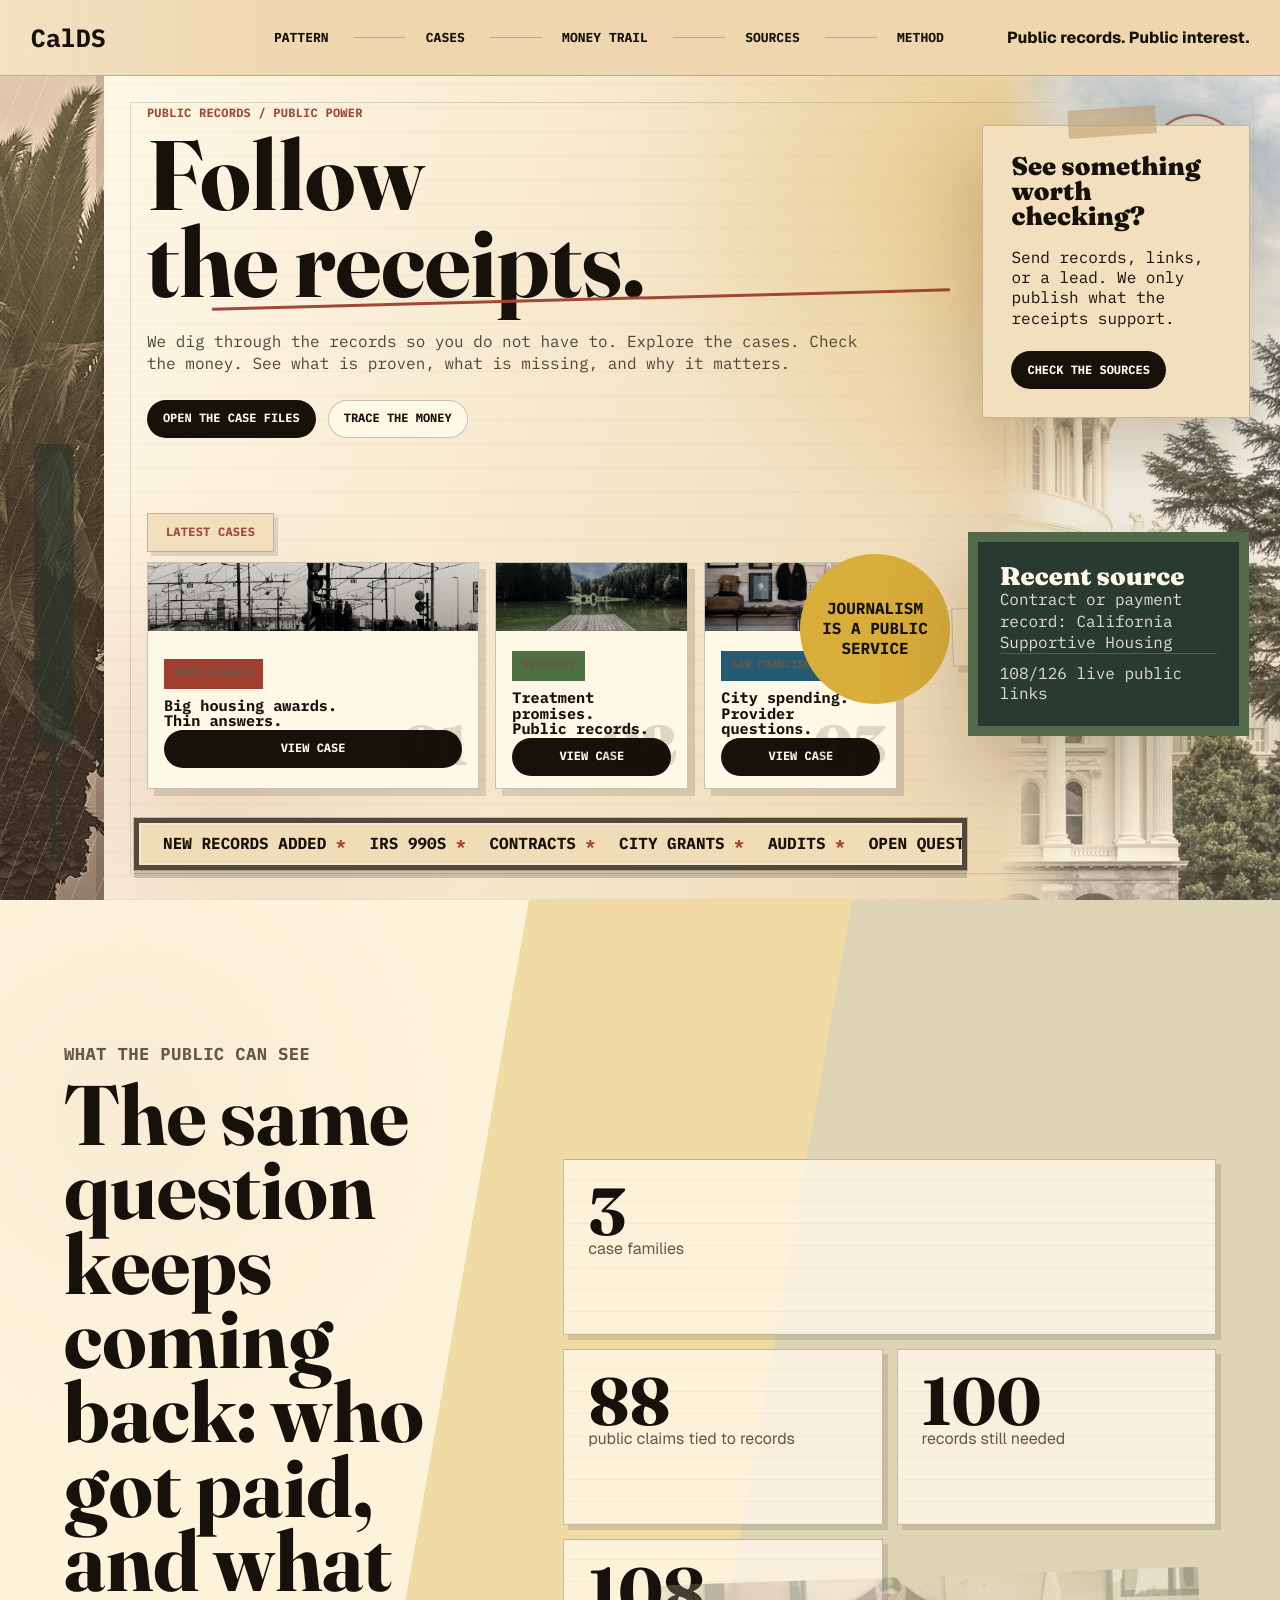
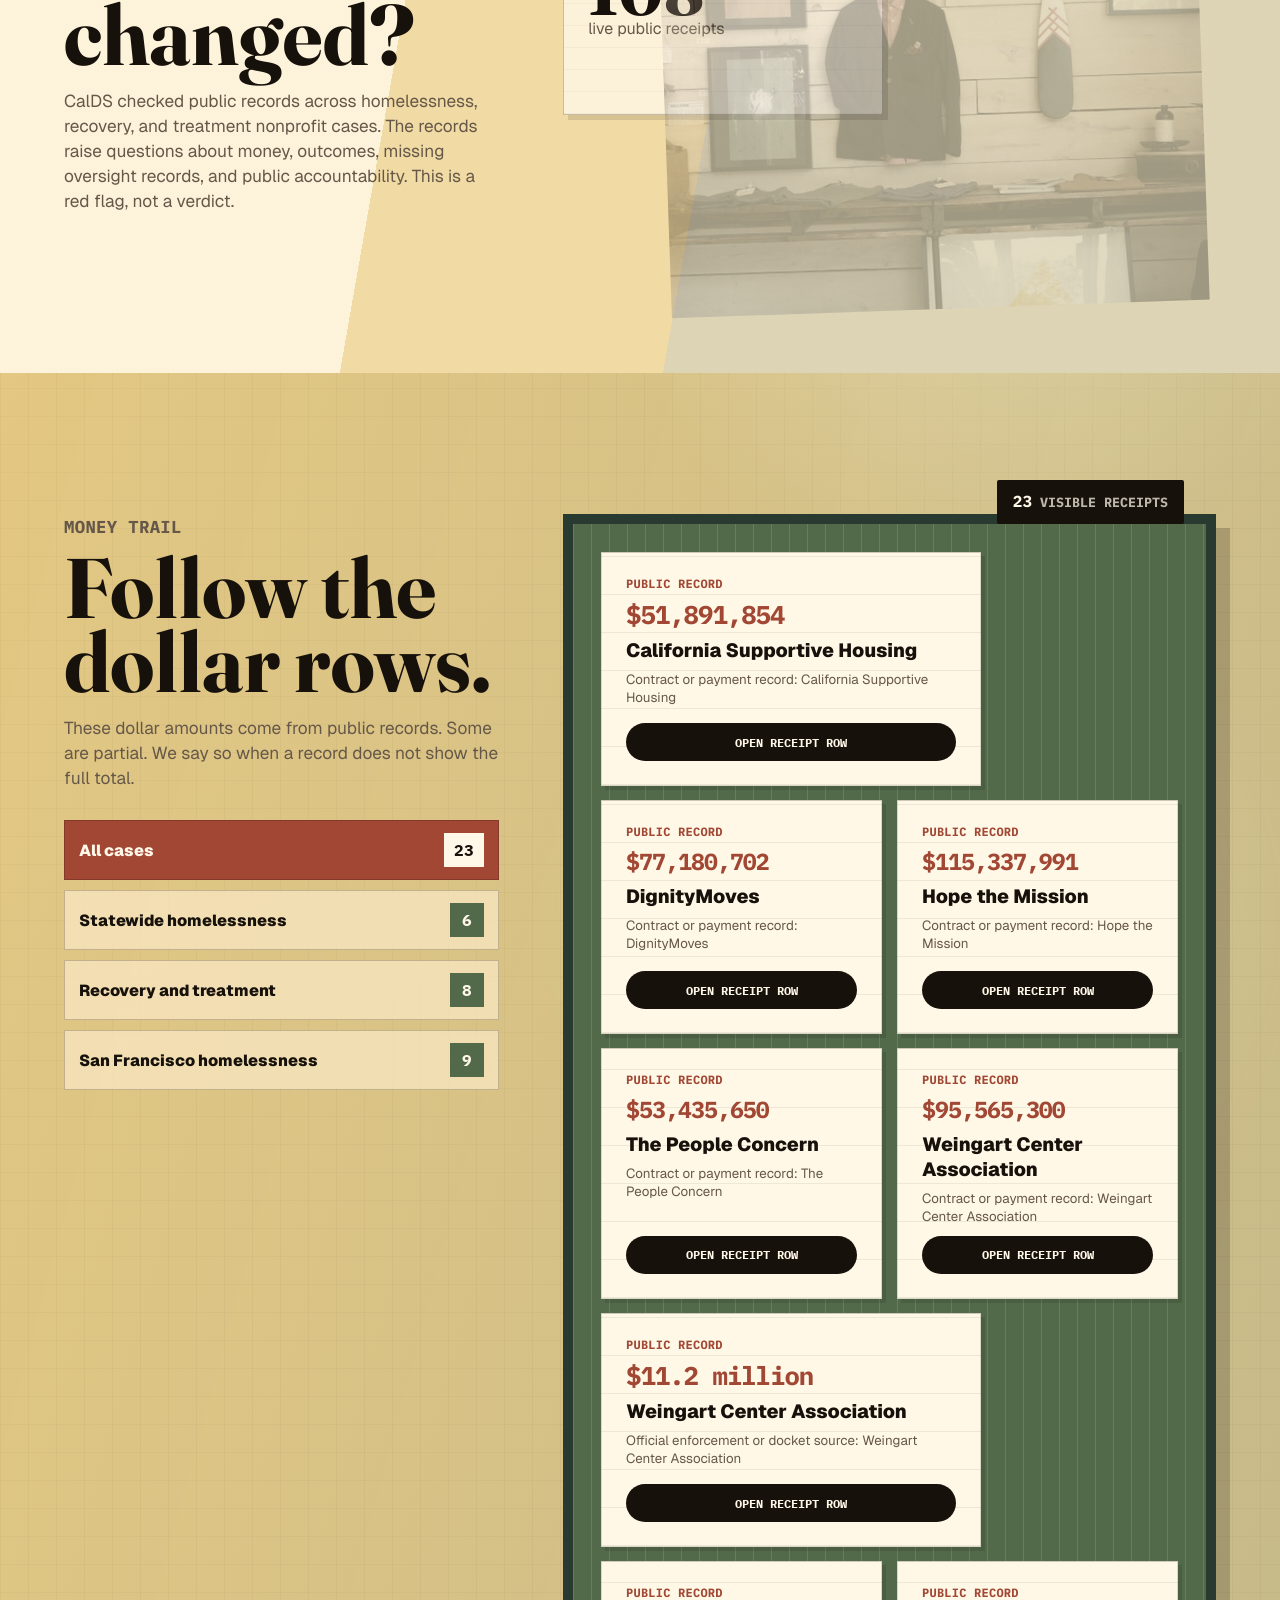
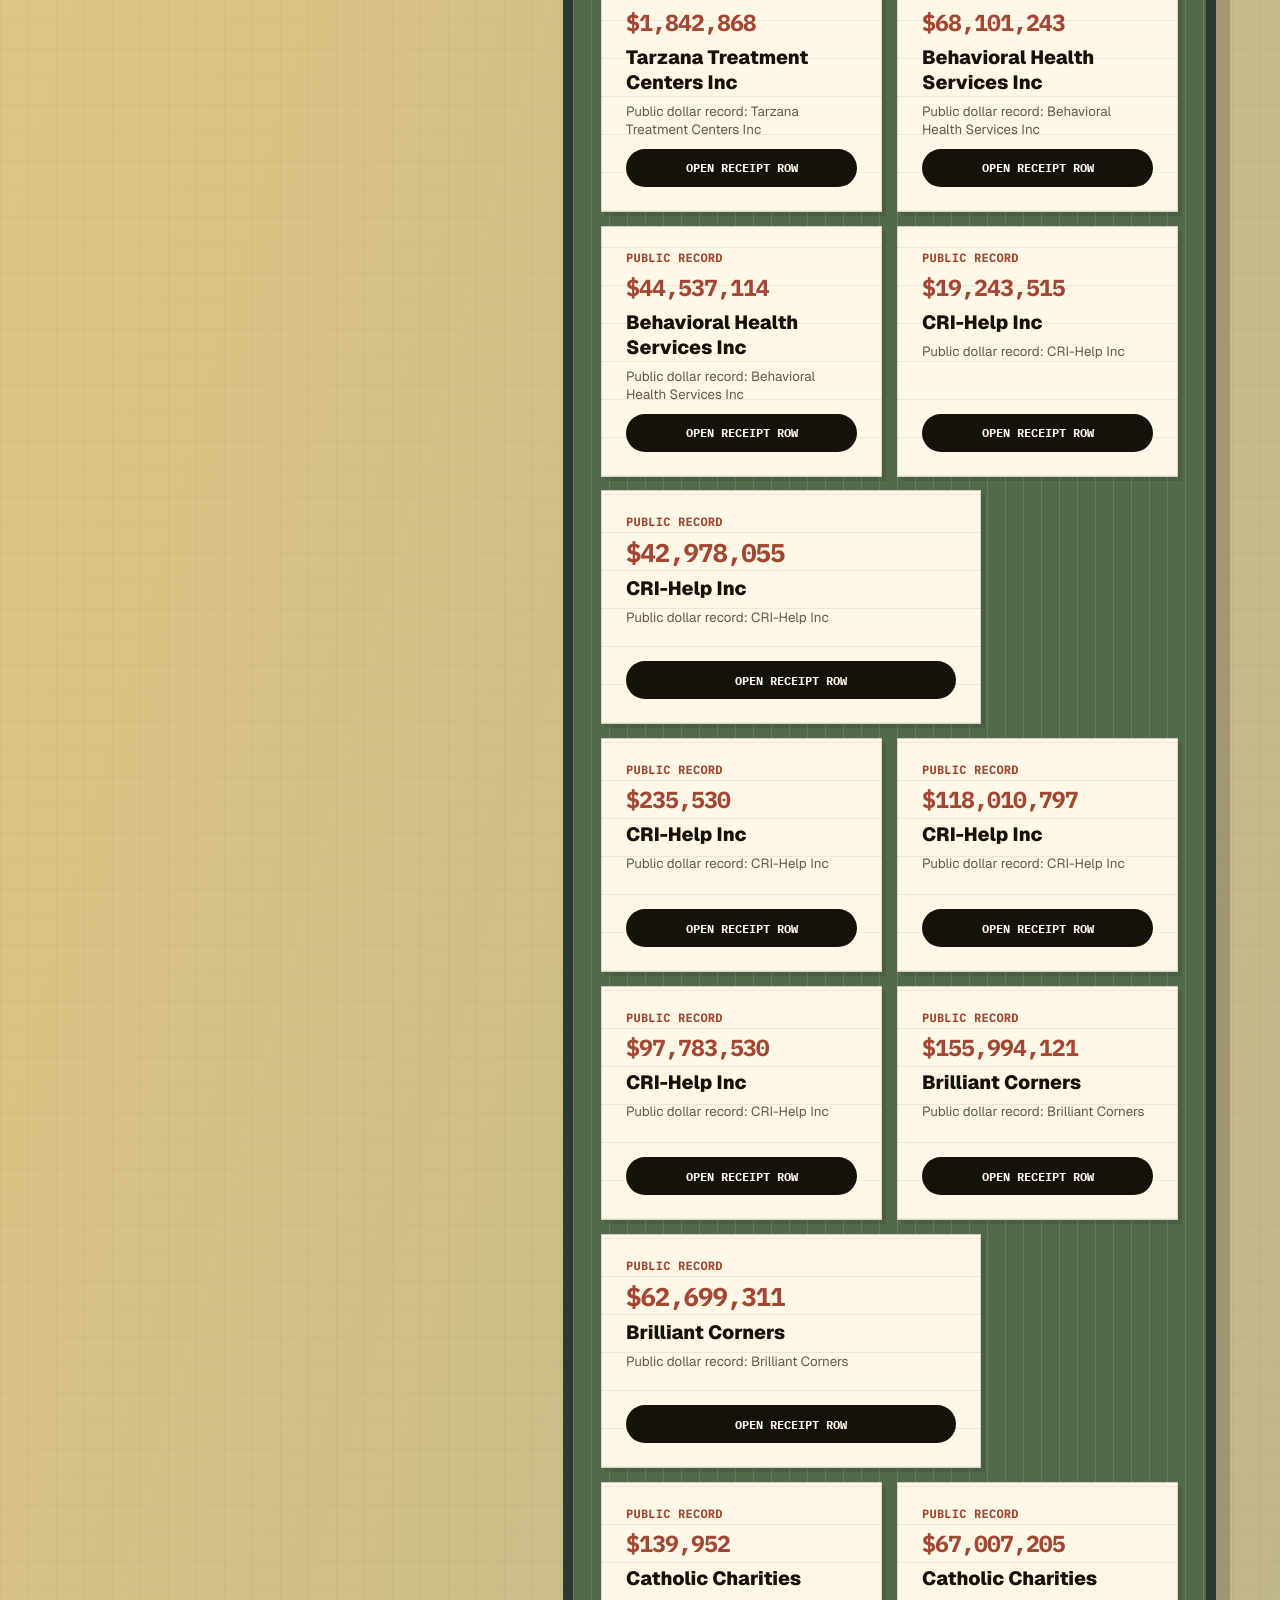
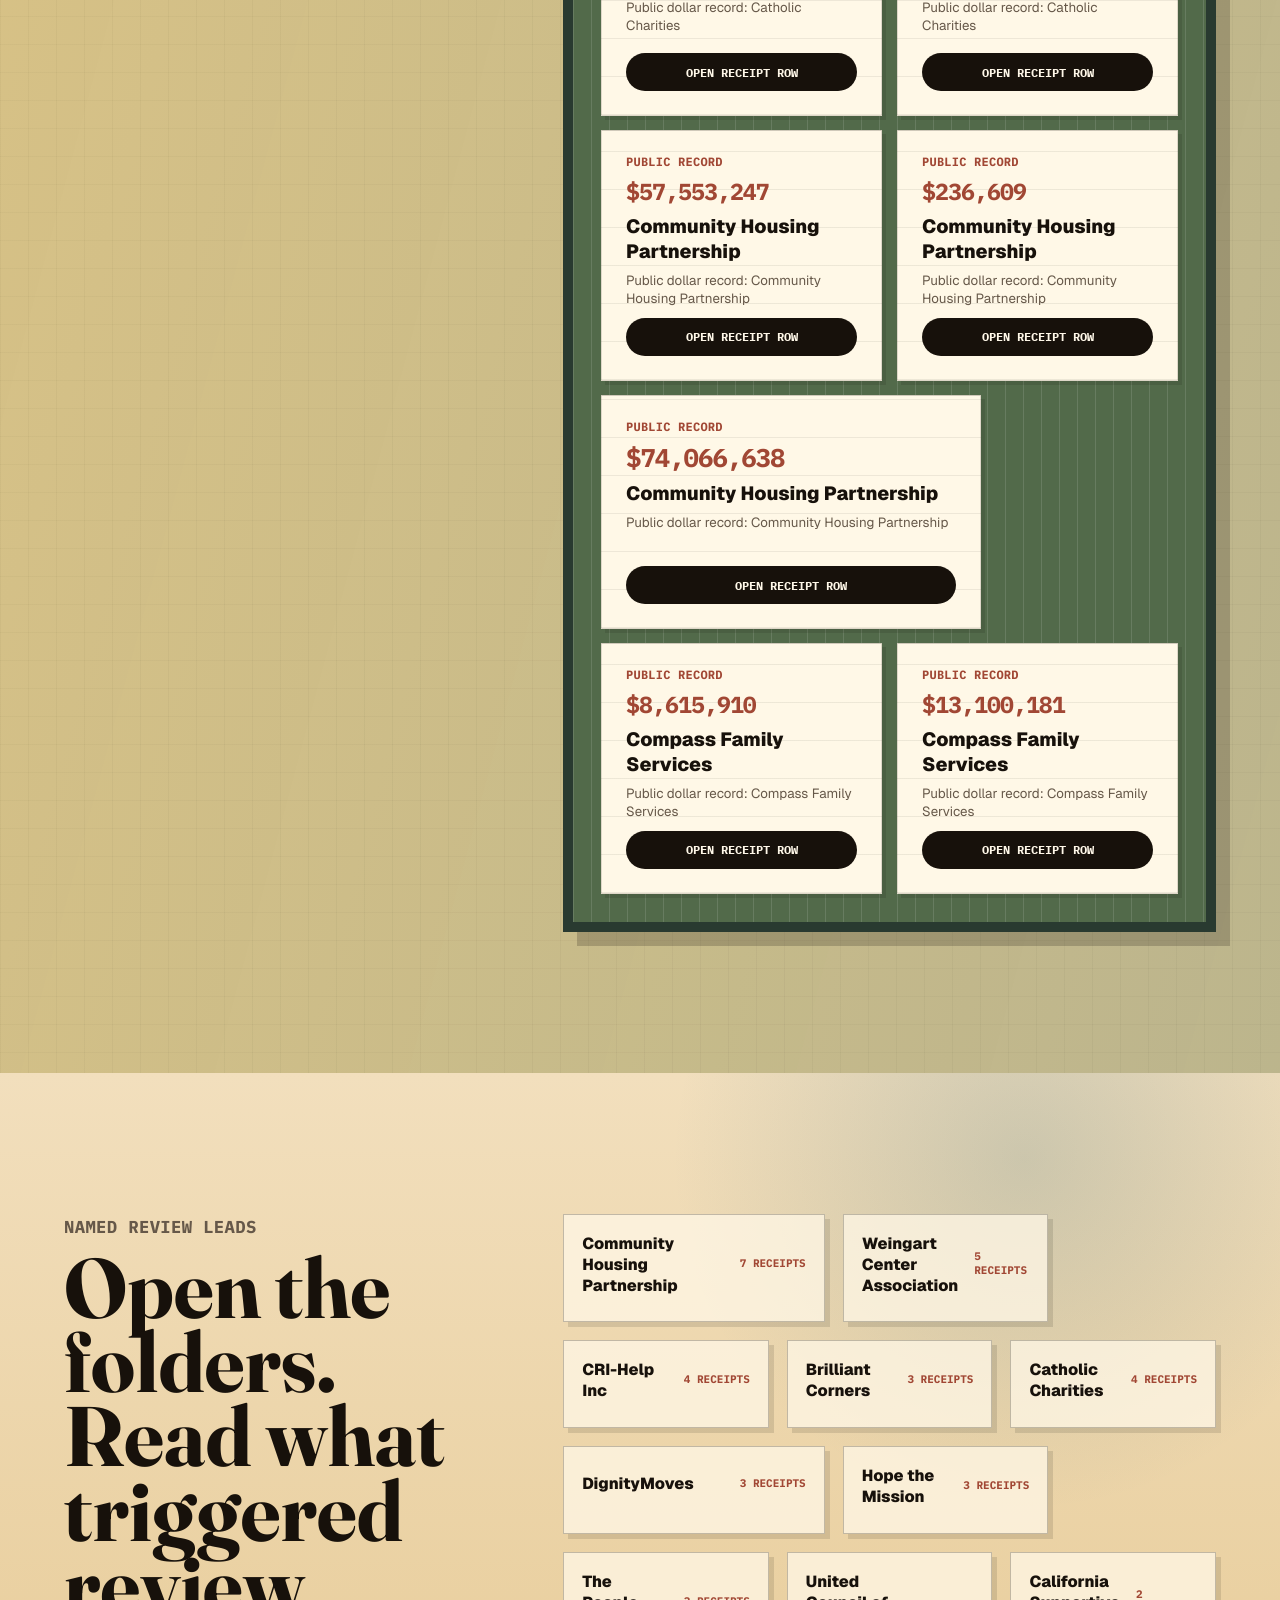
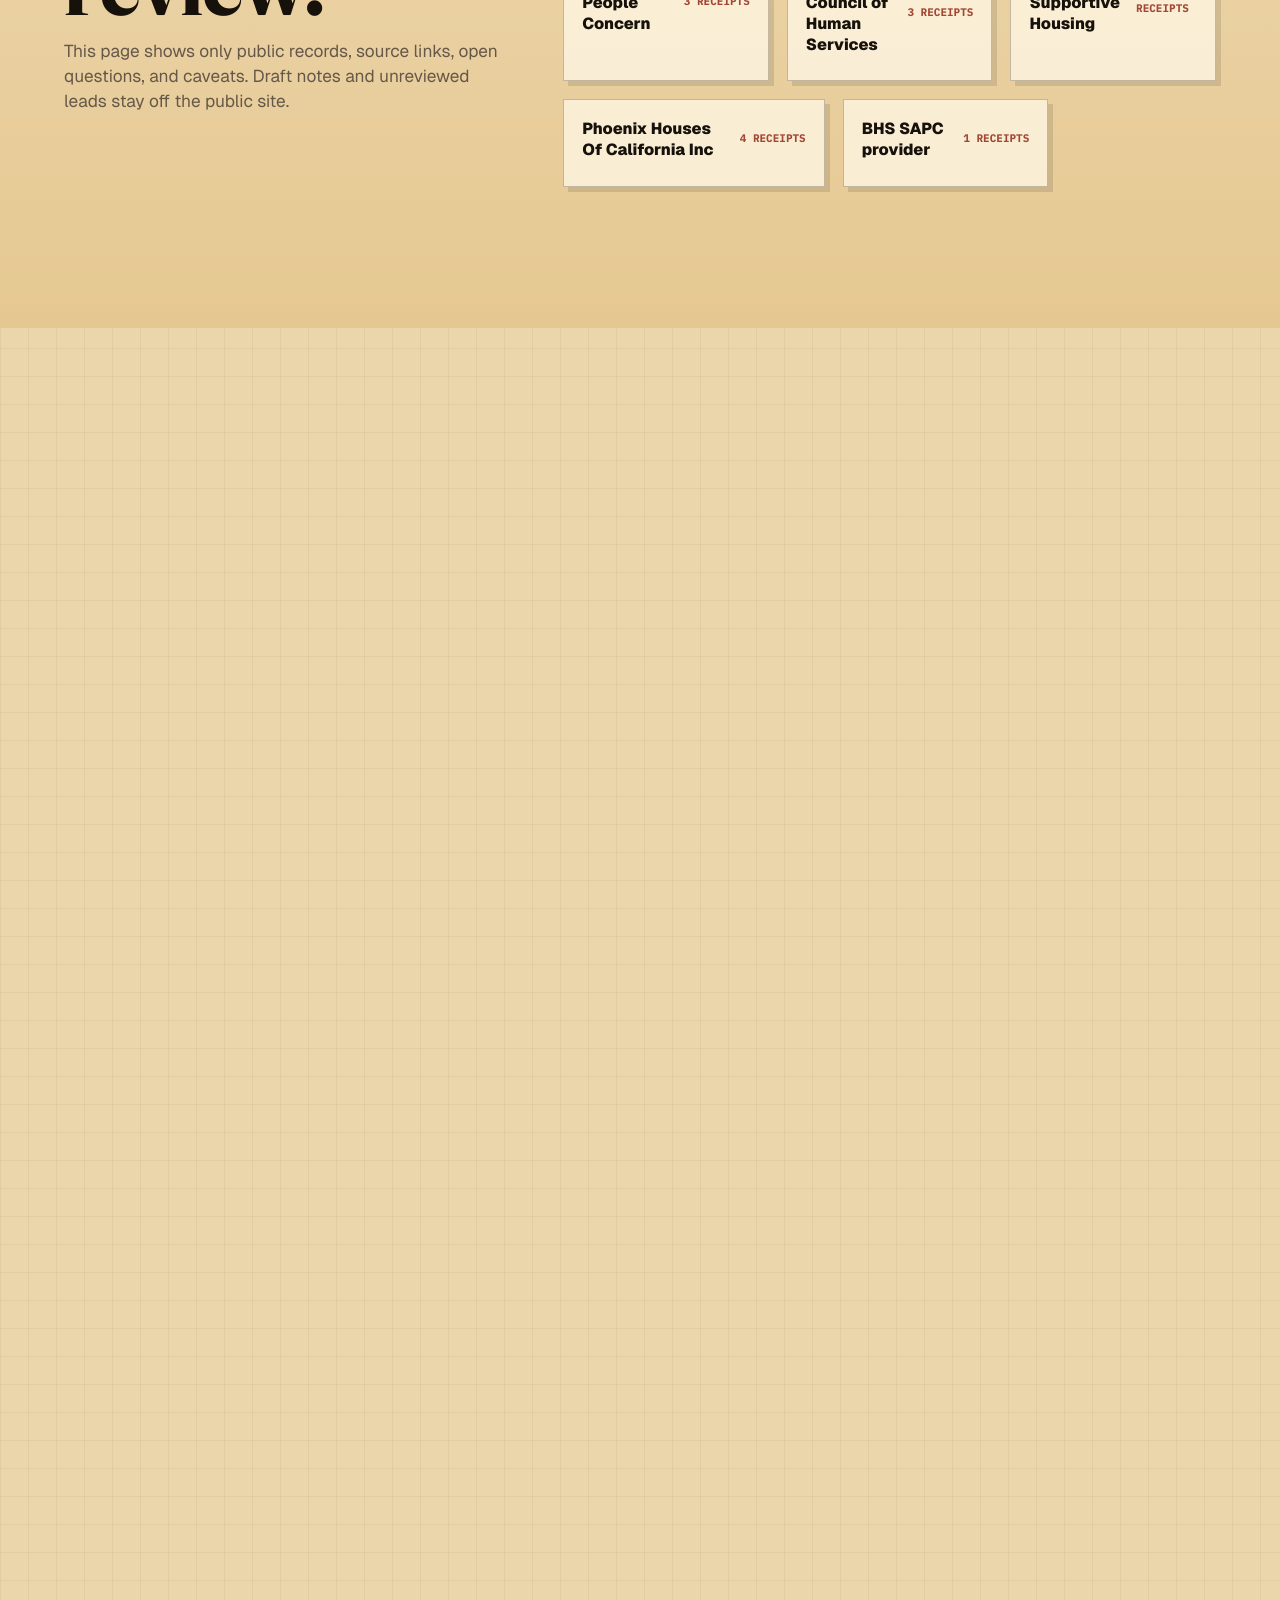
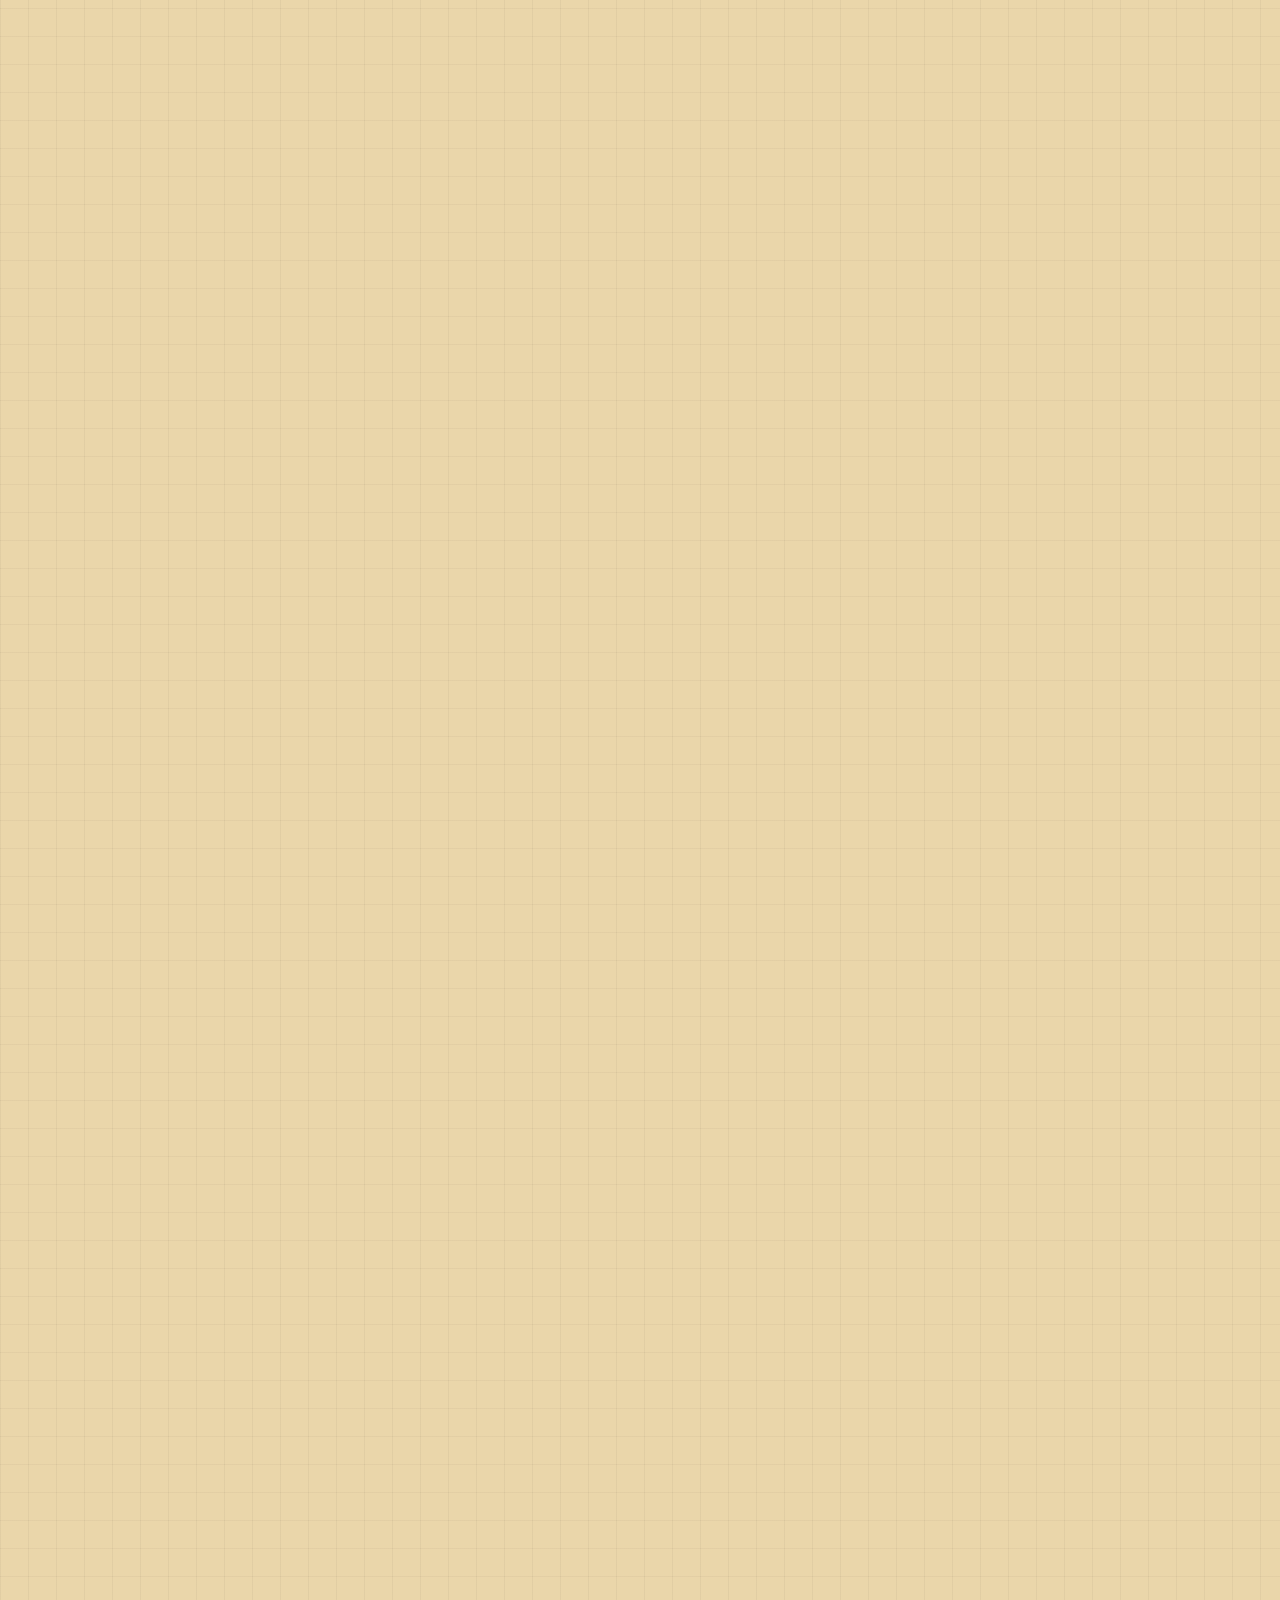
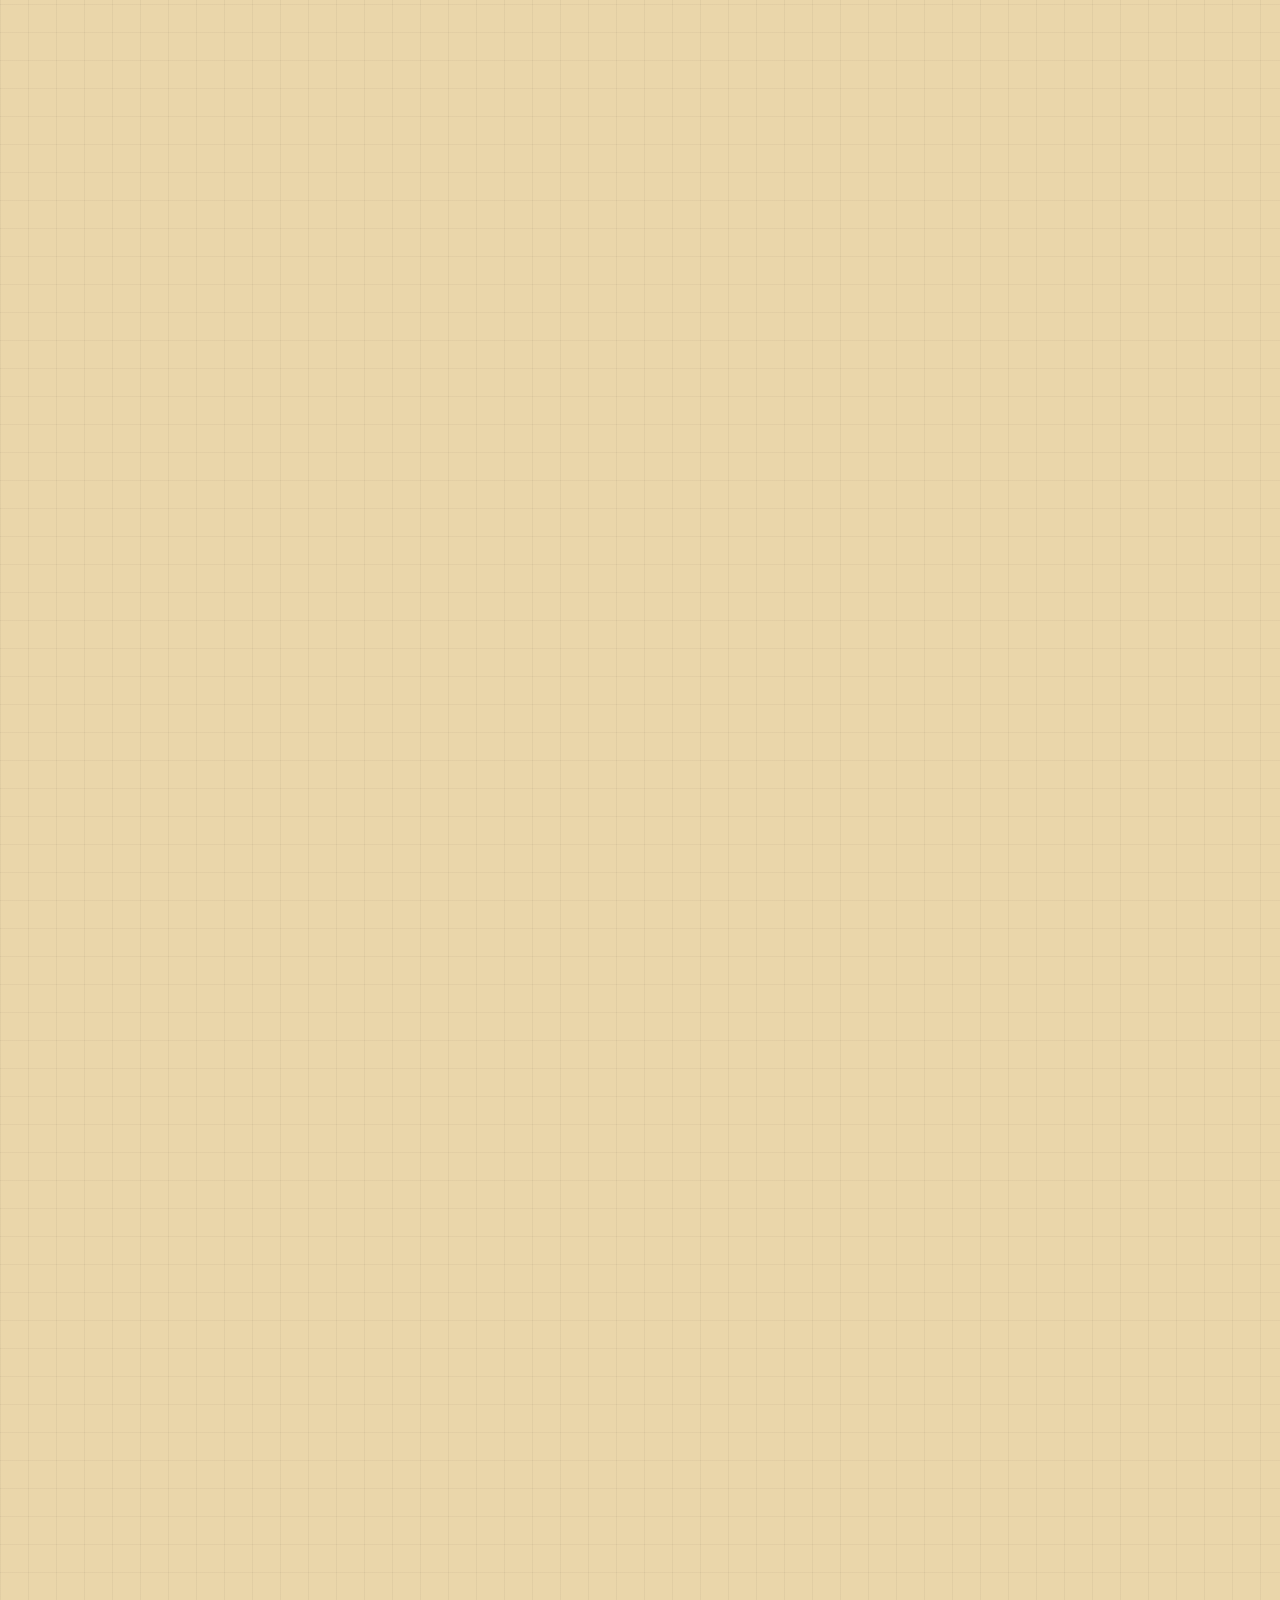
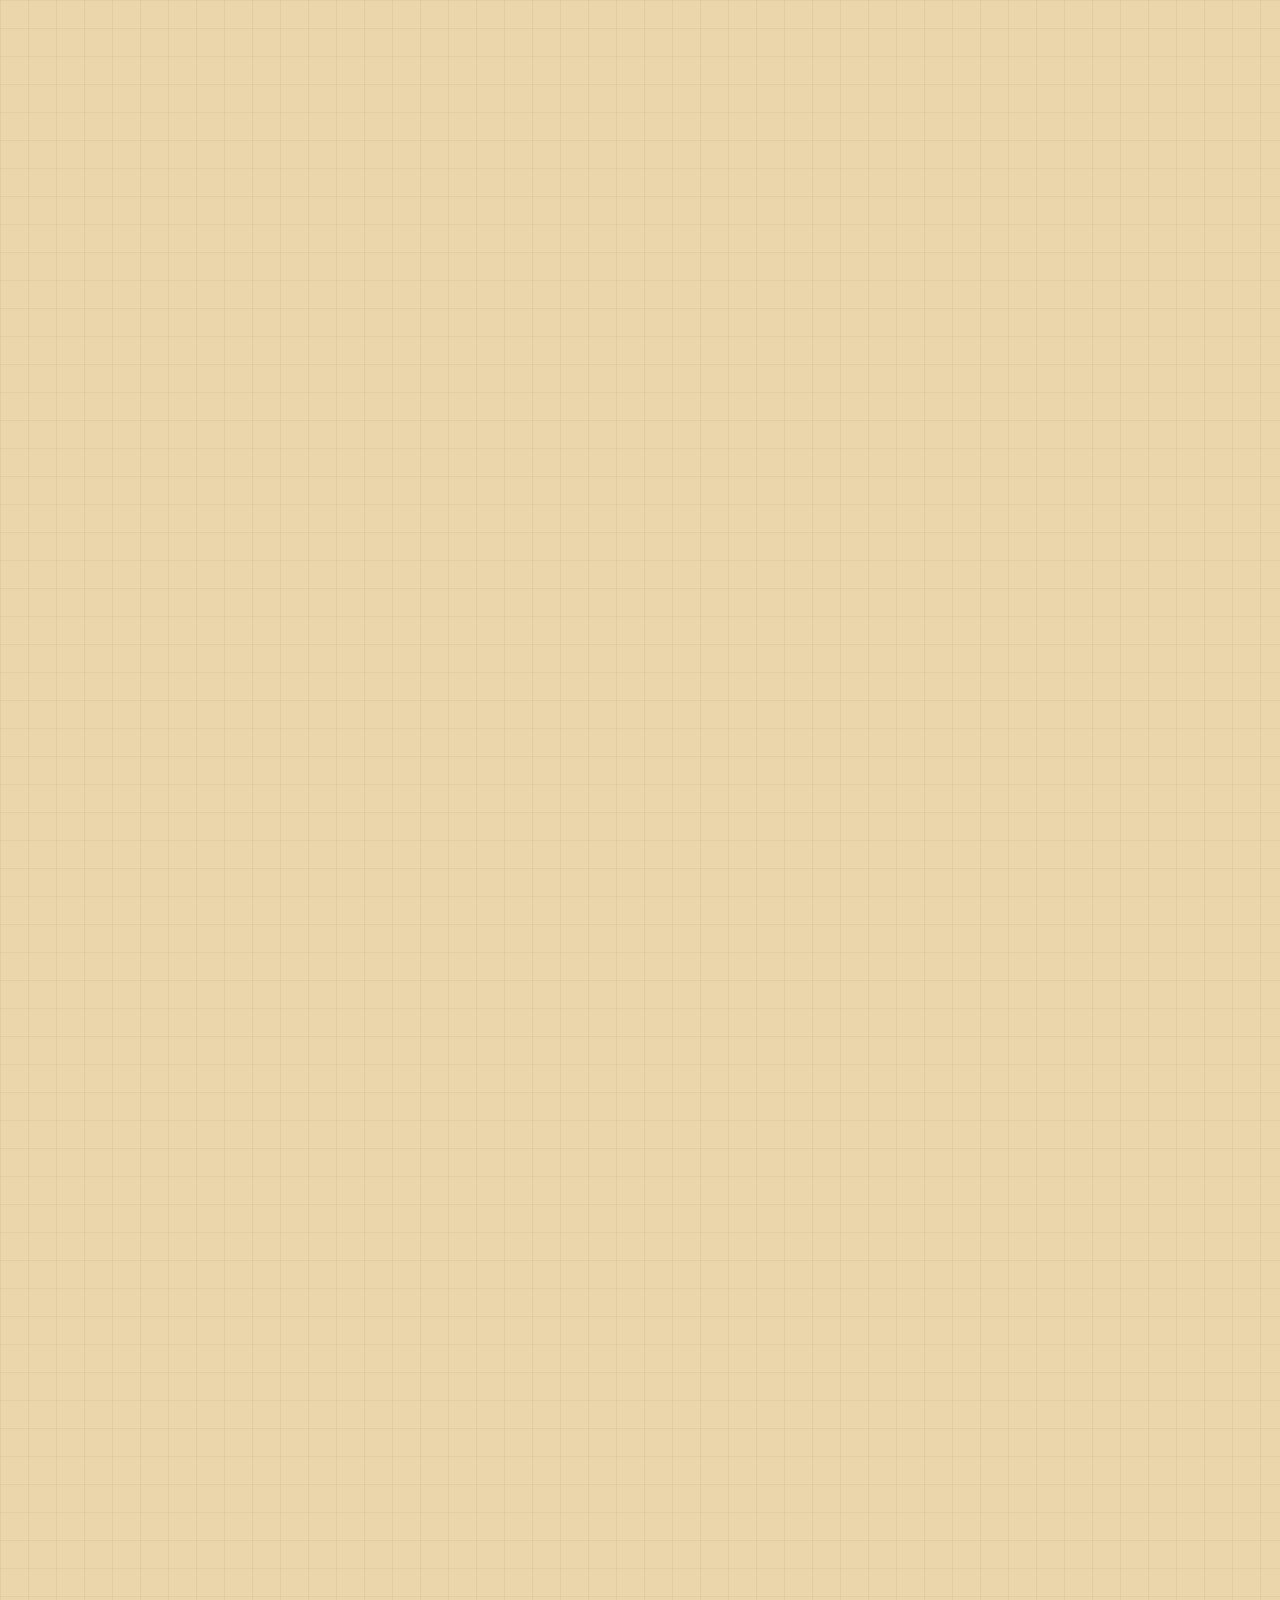
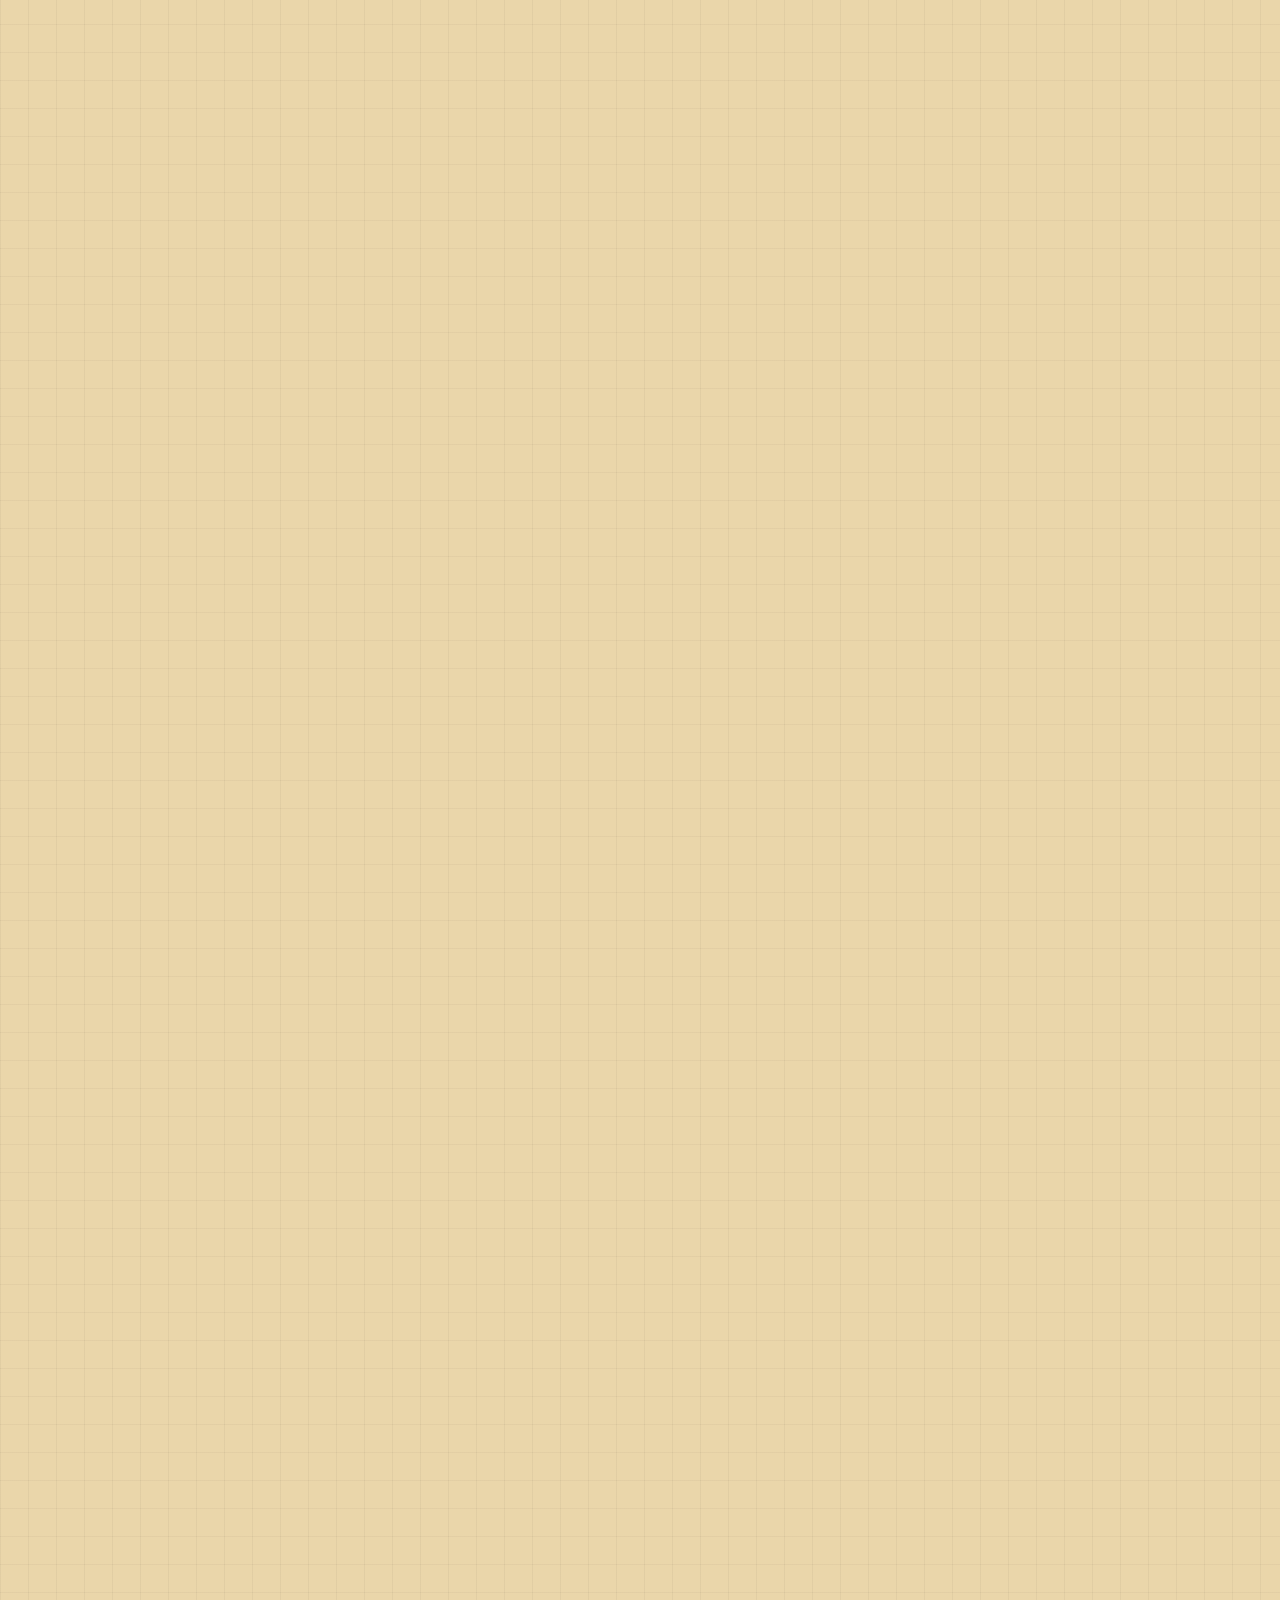
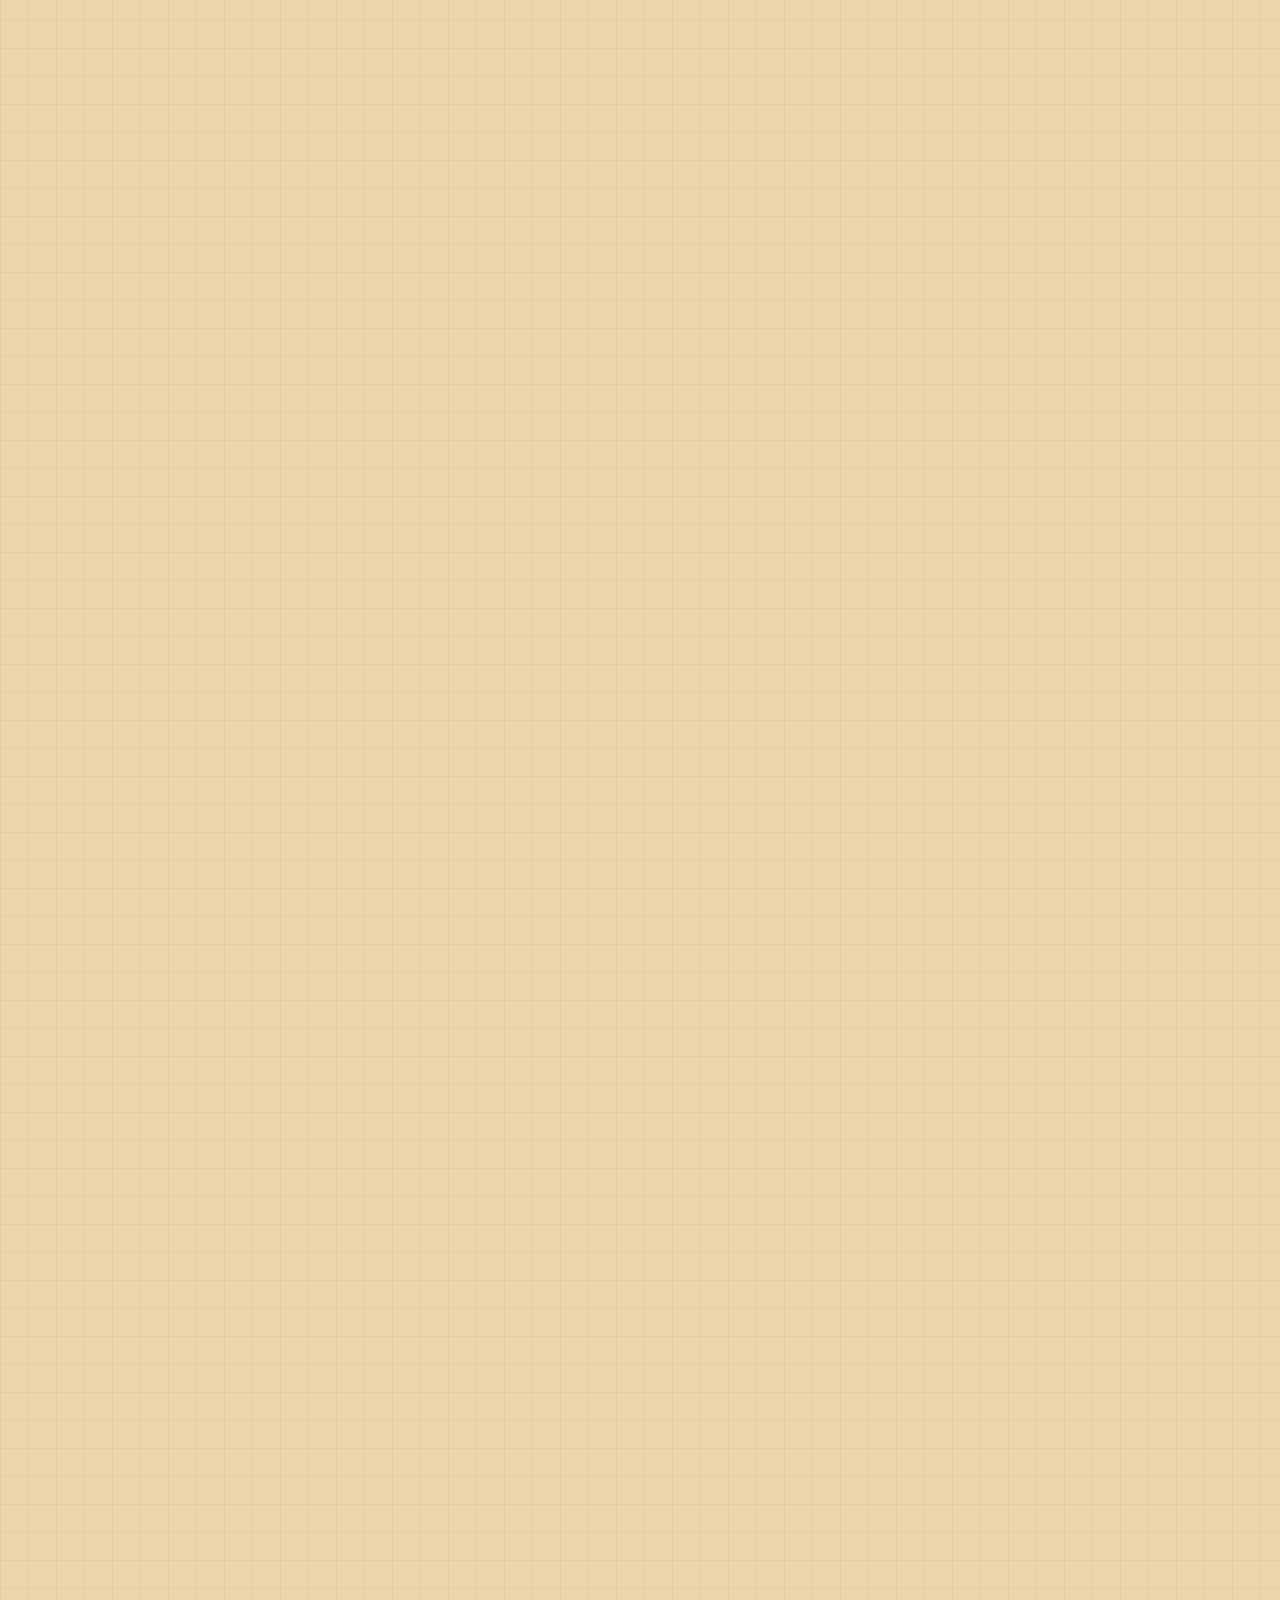
<file: index.html>
<!doctype html>
<html lang="en">
<head>
  <meta name="calds-build" content="editorial_publication_0c3c85970d23a1d6">
  <meta charset="utf-8">
  <meta name="viewport" content="width=device-width, initial-scale=1">
  <title>Follow the Receipts | CalDS</title>
  <link rel="preconnect" href="https://fonts.googleapis.com">
  <link rel="preconnect" href="https://fonts.gstatic.com" crossorigin>
  <link href="https://fonts.googleapis.com/css2?family=Fraunces:opsz,wght@9..144,600;9..144,800;9..144,900&family=Geist:wght@400;520;650;760;900&family=IBM+Plex+Mono:wght@400;500;600;700&display=swap" rel="stylesheet">
  <link rel="stylesheet" href="styles.css">
</head>
<body>

  <a class="skip-link" href="#main">Skip to story</a>
  <nav class="record-rail" aria-label="Primary navigation">
    <a class="brand" href="index.html">CalDS</a>
    <div class="rail-links">
      <a href="index.html#pattern">Pattern</a>
      <a href="cases/">Cases</a>
      <a href="index.html#money">Money trail</a>
      <a href="sources/">Sources</a>
      <a href="method/">Method</a>
    </div>
    <p>Public records. Public interest.</p>
  </nav>

  <main id="main">
    <header class="poster-hero" id="top">
      <div class="sun-strip" aria-hidden="true"></div>
      <section class="poster-sheet">
        <div class="capitol-rail" aria-hidden="true"></div>
        <div class="paper-stamp" aria-hidden="true">California<br>public file</div>
        <div class="poster-copy">
          <p class="type-stamp">Public records / public power</p>
          <h1><span>Follow</span><span class="receipt-line"><span>the</span> <span>receipts.</span></span></h1>
          <p class="dek">We dig through the records so you do not have to. Explore the cases. Check the money. See what is proven, what is missing, and why it matters.</p>
          <div class="hero-actions" aria-label="Primary actions">
            <a href="cases/">Open the case files</a>
            <a href="#money">Trace the money</a>
          </div>
        </div>
        <aside class="tip-note">
          <span>See something worth checking?</span>
          <p>Send records, links, or a lead. We only publish what the receipts support.</p>
          <a href="#sources">Check the sources</a>
        </aside>
        <section class="latest-wall" aria-label="Latest cases">
          <p class="wall-label">Latest cases</p>
          <div class="case-strip">
            <article class="case-ticket reveal" data-case="live_ca_homelessness_top15_2026_04_29" style="--case-color:#9f3d2f">
              <a class="case-ticket__photo tone-civic" href="cases/live_ca_homelessness_top15_2026_04_29/" aria-label="Open Statewide homelessness"></a>
              <div class="case-ticket__body">
                <p class="case-ticket__label">Homelessness</p>
                <h3>Big housing awards. Thin answers.</h3>
                <p>CalDS screened 15 California homelessness nonprofits. The public records show large state housing-award exposure, one official federal charging announcement tied to a connected property transaction, and records that still need to be requested before anyone should draw a final conclusion.</p>
                <div class="case-ticket__meta">
                  <span>5 orgs</span>
                  <span>10 public claims</span>
                  <span>16 receipts</span>
                </div>
                <a class="paper-link" href="cases/live_ca_homelessness_top15_2026_04_29/">View case</a>
              </div>
              <span class="case-ticket__number">01</span>
            </article>

            <article class="case-ticket reveal" data-case="live_ca_recovery_ngos_2026_04_24" style="--case-color:#4e6f42">
              <a class="case-ticket__photo tone-field" href="cases/live_ca_recovery_ngos_2026_04_24/" aria-label="Open Recovery and treatment"></a>
              <div class="case-ticket__body">
                <p class="case-ticket__label">Recovery</p>
                <h3>Treatment promises. Public records.</h3>
                <p>CalDS screened seven recovery and treatment nonprofits. This public file shows the records recovered so far, including audit and public-statement sources, but it does not support a public accusation.</p>
                <div class="case-ticket__meta">
                  <span>1 orgs</span>
                  <span>61 public claims</span>
                  <span>74 receipts</span>
                </div>
                <a class="paper-link" href="cases/live_ca_recovery_ngos_2026_04_24/">View case</a>
              </div>
              <span class="case-ticket__number">02</span>
            </article>

            <article class="case-ticket reveal" data-case="live_ca_sf_homelessness_complex" style="--case-color:#245b72">
              <a class="case-ticket__photo tone-bay" href="cases/live_ca_sf_homelessness_complex/" aria-label="Open San Francisco homelessness"></a>
              <div class="case-ticket__body">
                <p class="case-ticket__label">San Francisco</p>
                <h3>City spending. Provider questions.</h3>
                <p>CalDS screened 15 San Francisco homelessness nonprofits. The records show public payments, official notices or audits for some providers, and many contract, monitoring, and outcome records still needed for a full review.</p>
                <div class="case-ticket__meta">
                  <span>15 orgs</span>
                  <span>17 public claims</span>
                  <span>36 receipts</span>
                </div>
                <a class="paper-link" href="cases/live_ca_sf_homelessness_complex/">View case</a>
              </div>
              <span class="case-ticket__number">03</span>
            </article>
            </div>
        </section>
        <aside class="recent-source">
          <span>Source pulse</span>
          <p>Contract or payment record: California Supportive Housing</p>
          <strong>108/126</strong>
          <small>live public links</small>
        </aside>
        <p class="verdict-note">Red flag, not a verdict.</p>
        <div class="public-service">Journalism is a public service</div>
        <aside class="loop-note receipt-note">
          <b>Recent source</b>
          <span>Contract or payment record: California Supportive Housing</span>
          <i>108/126 live public links</i>
        </aside>
        <aside class="curiosity-card" aria-hidden="true">
          <b>California counts on curiosity</b>
        </aside>
        <div class="marquee" aria-hidden="true"><span>New records added</span><span>IRS 990s</span><span>Contracts</span><span>City grants</span><span>Audits</span><span>Open questions</span></div>
      </section>
    </header>

    <section class="chapter pattern-chapter" id="pattern">
      <div class="chapter-copy">
        <p class="type-stamp">What the public can see</p>
        <h2>The same question keeps coming back: who got paid, and what changed?</h2>
        <p>CalDS checked public records across homelessness, recovery, and treatment nonprofit cases. The records raise questions about money, outcomes, missing oversight records, and public accountability. This is a red flag, not a verdict.</p>
      </div>
      <div class="record-grid">
        <article><b>3</b><span>case families</span></article>
        <article><b>88</b><span>public claims tied to records</span></article>
        <article><b>100</b><span>records still needed</span></article>
        <article><b>108</b><span>live public receipts</span></article>
      </div>
    </section>

    <section class="chapter money-machine" id="money">
      <div class="machine-copy">
        <p class="type-stamp">Money trail</p>
        <h2>Follow the dollar rows.</h2>
        <p>These dollar amounts come from public records. Some are partial. We say so when a record does not show the full total.</p>
        <div class="filter-tabs" aria-label="Filter money trail by case"><button class="filter-tab is-active" type="button" data-money-filter="all"><span>All cases</span><b>23</b></button><button class="filter-tab" type="button" data-money-filter="live_ca_homelessness_top15_2026_04_29"><span>Statewide homelessness</span><b>6</b></button><button class="filter-tab" type="button" data-money-filter="live_ca_recovery_ngos_2026_04_24"><span>Recovery and treatment</span><b>8</b></button><button class="filter-tab" type="button" data-money-filter="live_ca_sf_homelessness_complex"><span>San Francisco homelessness</span><b>9</b></button></div>
      </div>
      <div class="receipt-machine">
        <div class="machine-counter"><span id="receiptCount">23</span><small>visible receipts</small></div>
        <div class="receipt-roll">
            <article class="receipt-card reveal" data-case="live_ca_homelessness_top15_2026_04_29">
              <div class="receipt-card__stub">Public record</div>
              <strong class="receipt-card__amount">$51,891,854</strong>
              <p>California Supportive Housing</p>
              <small>Contract or payment record: California Supportive Housing</small>
              <button class="source-jump" type="button" data-source="source_aed0b285da2580f7">Open receipt row</button>
            </article>

            <article class="receipt-card reveal" data-case="live_ca_homelessness_top15_2026_04_29">
              <div class="receipt-card__stub">Public record</div>
              <strong class="receipt-card__amount">$77,180,702</strong>
              <p>DignityMoves</p>
              <small>Contract or payment record: DignityMoves</small>
              <button class="source-jump" type="button" data-source="source_623e8384c050cac1">Open receipt row</button>
            </article>

            <article class="receipt-card reveal" data-case="live_ca_homelessness_top15_2026_04_29">
              <div class="receipt-card__stub">Public record</div>
              <strong class="receipt-card__amount">$115,337,991</strong>
              <p>Hope the Mission</p>
              <small>Contract or payment record: Hope the Mission</small>
              <button class="source-jump" type="button" data-source="source_24b3eae831438e36">Open receipt row</button>
            </article>

            <article class="receipt-card reveal" data-case="live_ca_homelessness_top15_2026_04_29">
              <div class="receipt-card__stub">Public record</div>
              <strong class="receipt-card__amount">$53,435,650</strong>
              <p>The People Concern</p>
              <small>Contract or payment record: The People Concern</small>
              <button class="source-jump" type="button" data-source="source_98b8fc83c977ef43">Open receipt row</button>
            </article>

            <article class="receipt-card reveal" data-case="live_ca_homelessness_top15_2026_04_29">
              <div class="receipt-card__stub">Public record</div>
              <strong class="receipt-card__amount">$95,565,300</strong>
              <p>Weingart Center Association</p>
              <small>Contract or payment record: Weingart Center Association</small>
              <button class="source-jump" type="button" data-source="source_82cf4e7d5e876356">Open receipt row</button>
            </article>

            <article class="receipt-card reveal" data-case="live_ca_homelessness_top15_2026_04_29">
              <div class="receipt-card__stub">Public record</div>
              <strong class="receipt-card__amount">$11.2 million</strong>
              <p>Weingart Center Association</p>
              <small>Official enforcement or docket source: Weingart Center Association</small>
              <button class="source-jump" type="button" data-source="source_2c61fae7fe11eb0a">Open receipt row</button>
            </article>

            <article class="receipt-card reveal" data-case="live_ca_recovery_ngos_2026_04_24">
              <div class="receipt-card__stub">Public record</div>
              <strong class="receipt-card__amount">$1,842,868</strong>
              <p>Tarzana Treatment Centers Inc</p>
              <small>Public dollar record: Tarzana Treatment Centers Inc</small>
              <button class="source-jump" type="button" data-source="source_7db3d7add22d53f2">Open receipt row</button>
            </article>

            <article class="receipt-card reveal" data-case="live_ca_recovery_ngos_2026_04_24">
              <div class="receipt-card__stub">Public record</div>
              <strong class="receipt-card__amount">$68,101,243</strong>
              <p>Behavioral Health Services Inc</p>
              <small>Public dollar record: Behavioral Health Services Inc</small>
              <button class="source-jump" type="button" data-source="source_d7b0f71c8b81b383">Open receipt row</button>
            </article>

            <article class="receipt-card reveal" data-case="live_ca_recovery_ngos_2026_04_24">
              <div class="receipt-card__stub">Public record</div>
              <strong class="receipt-card__amount">$44,537,114</strong>
              <p>Behavioral Health Services Inc</p>
              <small>Public dollar record: Behavioral Health Services Inc</small>
              <button class="source-jump" type="button" data-source="source_d7b0f71c8b81b383">Open receipt row</button>
            </article>

            <article class="receipt-card reveal" data-case="live_ca_recovery_ngos_2026_04_24">
              <div class="receipt-card__stub">Public record</div>
              <strong class="receipt-card__amount">$19,243,515</strong>
              <p>CRI-Help Inc</p>
              <small>Public dollar record: CRI-Help Inc</small>
              <button class="source-jump" type="button" data-source="source_0934ed79e314a6cf">Open receipt row</button>
            </article>

            <article class="receipt-card reveal" data-case="live_ca_recovery_ngos_2026_04_24">
              <div class="receipt-card__stub">Public record</div>
              <strong class="receipt-card__amount">$42,978,055</strong>
              <p>CRI-Help Inc</p>
              <small>Public dollar record: CRI-Help Inc</small>
              <button class="source-jump" type="button" data-source="source_0934ed79e314a6cf">Open receipt row</button>
            </article>

            <article class="receipt-card reveal" data-case="live_ca_recovery_ngos_2026_04_24">
              <div class="receipt-card__stub">Public record</div>
              <strong class="receipt-card__amount">$235,530</strong>
              <p>CRI-Help Inc</p>
              <small>Public dollar record: CRI-Help Inc</small>
              <button class="source-jump" type="button" data-source="source_6f668b99ffc040a7">Open receipt row</button>
            </article>

            <article class="receipt-card reveal" data-case="live_ca_recovery_ngos_2026_04_24">
              <div class="receipt-card__stub">Public record</div>
              <strong class="receipt-card__amount">$118,010,797</strong>
              <p>CRI-Help Inc</p>
              <small>Public dollar record: CRI-Help Inc</small>
              <button class="source-jump" type="button" data-source="source_bea175e4718ed4ad">Open receipt row</button>
            </article>

            <article class="receipt-card reveal" data-case="live_ca_recovery_ngos_2026_04_24">
              <div class="receipt-card__stub">Public record</div>
              <strong class="receipt-card__amount">$97,783,530</strong>
              <p>CRI-Help Inc</p>
              <small>Public dollar record: CRI-Help Inc</small>
              <button class="source-jump" type="button" data-source="source_bea175e4718ed4ad">Open receipt row</button>
            </article>

            <article class="receipt-card reveal" data-case="live_ca_sf_homelessness_complex">
              <div class="receipt-card__stub">Public record</div>
              <strong class="receipt-card__amount">$155,994,121</strong>
              <p>Brilliant Corners</p>
              <small>Public dollar record: Brilliant Corners</small>
              <button class="source-jump" type="button" data-source="source_d3c320666cb13447">Open receipt row</button>
            </article>

            <article class="receipt-card reveal" data-case="live_ca_sf_homelessness_complex">
              <div class="receipt-card__stub">Public record</div>
              <strong class="receipt-card__amount">$62,699,311</strong>
              <p>Brilliant Corners</p>
              <small>Public dollar record: Brilliant Corners</small>
              <button class="source-jump" type="button" data-source="source_b0e4d7c24abdb274">Open receipt row</button>
            </article>

            <article class="receipt-card reveal" data-case="live_ca_sf_homelessness_complex">
              <div class="receipt-card__stub">Public record</div>
              <strong class="receipt-card__amount">$139,952</strong>
              <p>Catholic Charities</p>
              <small>Public dollar record: Catholic Charities</small>
              <button class="source-jump" type="button" data-source="source_84d313b3ec701840">Open receipt row</button>
            </article>

            <article class="receipt-card reveal" data-case="live_ca_sf_homelessness_complex">
              <div class="receipt-card__stub">Public record</div>
              <strong class="receipt-card__amount">$67,007,205</strong>
              <p>Catholic Charities</p>
              <small>Public dollar record: Catholic Charities</small>
              <button class="source-jump" type="button" data-source="source_af7d3981065e0cad">Open receipt row</button>
            </article>

            <article class="receipt-card reveal" data-case="live_ca_sf_homelessness_complex">
              <div class="receipt-card__stub">Public record</div>
              <strong class="receipt-card__amount">$57,553,247</strong>
              <p>Community Housing Partnership</p>
              <small>Public dollar record: Community Housing Partnership</small>
              <button class="source-jump" type="button" data-source="source_36d33a1454f651c9">Open receipt row</button>
            </article>

            <article class="receipt-card reveal" data-case="live_ca_sf_homelessness_complex">
              <div class="receipt-card__stub">Public record</div>
              <strong class="receipt-card__amount">$236,609</strong>
              <p>Community Housing Partnership</p>
              <small>Public dollar record: Community Housing Partnership</small>
              <button class="source-jump" type="button" data-source="source_257e963485797fcb">Open receipt row</button>
            </article>

            <article class="receipt-card reveal" data-case="live_ca_sf_homelessness_complex">
              <div class="receipt-card__stub">Public record</div>
              <strong class="receipt-card__amount">$74,066,638</strong>
              <p>Community Housing Partnership</p>
              <small>Public dollar record: Community Housing Partnership</small>
              <button class="source-jump" type="button" data-source="source_2c6d8833c7421e72">Open receipt row</button>
            </article>

            <article class="receipt-card reveal" data-case="live_ca_sf_homelessness_complex">
              <div class="receipt-card__stub">Public record</div>
              <strong class="receipt-card__amount">$8,615,910</strong>
              <p>Compass Family Services</p>
              <small>Public dollar record: Compass Family Services</small>
              <button class="source-jump" type="button" data-source="source_31c9d1fb1c58673d">Open receipt row</button>
            </article>

            <article class="receipt-card reveal" data-case="live_ca_sf_homelessness_complex">
              <div class="receipt-card__stub">Public record</div>
              <strong class="receipt-card__amount">$13,100,181</strong>
              <p>Compass Family Services</p>
              <small>Public dollar record: Compass Family Services</small>
              <button class="source-jump" type="button" data-source="source_31c9d1fb1c58673d">Open receipt row</button>
            </article>
            </div>
        <p class="empty-money" hidden>No dollar records are shown for this case yet. Open the sources to see the public records we have.</p>
      </div>
    </section>

    <section class="chapter entity-board" id="cases">
      <div class="chapter-copy">
        <p class="type-stamp">Named review leads</p>
        <h2>Open the folders. Read what triggered review.</h2>
        <p>This page shows only public records, source links, open questions, and caveats. Draft notes and unreviewed leads stay off the public site.</p>
      </div>
      <div class="folder-grid">
            <details class="entity-folder reveal">
              <summary>
                <span>Community Housing Partnership</span>
                <small>7 receipts</small>
              </summary>
              <div>
                <p>No source-backed service description is shown in this public export.</p>
                <ul><li>A San Francisco Controller announcement and audit report identify HomeRise, formerly Community Housing Partnership, as the provider in an audit of City-funded housing...</li><li>Latest matched Form 990 filing for Community Housing Partnership: Employer Identification Number 943112338, tax period year 2023.</li></ul>
              </div>
            </details>

            <details class="entity-folder reveal">
              <summary>
                <span>Weingart Center Association</span>
                <small>5 receipts</small>
              </summary>
              <div>
                <p>No source-backed service description is shown in this public export.</p>
                <ul><li>An official federal press release dated October 16, 2025 says Steven Taylor was charged with seven counts of bank fraud, one count of aggravated identity theft, and one...</li><li>Weingart Center Association has $95,565,300 in California Department of Housing and Community Development award-list exposure across 3 project entries.</li><li>Latest matched Form 990 filing for Weingart Center Association: Employer Identification Number 956054617, tax period year 2023.</li></ul>
              </div>
            </details>

            <details class="entity-folder reveal">
              <summary>
                <span>CRI-Help Inc</span>
                <small>4 receipts</small>
              </summary>
              <div>
                <p>No source-backed service description is shown in this public export.</p>
                <ul><li>Financial growth: Internal Revenue Service listed revenue moved from $19,243,515 in 2023 to $42,978,055 in 2024 (+123.3%). (year(s): 2023, 2024; subject: CRI-Help Inc...</li><li>Executive compensation: Latest listed return 2024 lists BRANDON FERNANDEZ-COMER (chief executive officer) with total reportable/other compensation of $235,530, equal to...</li><li>Federal award exposure: Parsed Federal Audit Clearinghouse award amount total across retrieved reports is $118,010,797. Top listed program: MEDICAL ASSISTANCE PROGRAM...</li></ul>
              </div>
            </details>

            <details class="entity-folder reveal">
              <summary>
                <span>Brilliant Corners</span>
                <small>3 receipts</small>
              </summary>
              <div>
                <p>No source-backed service description is shown in this public export.</p>
                <ul><li>Latest matched Form 990 filing for Brilliant Corners: Employer Identification Number 562379862, tax period year 2023.</li></ul>
              </div>
            </details>

            <details class="entity-folder reveal">
              <summary>
                <span>Catholic Charities</span>
                <small>4 receipts</small>
              </summary>
              <div>
                <p>No source-backed service description is shown in this public export.</p>
                <ul><li>CalDS selected Catholic Charities for closer review for possible waste, fraud, abuse, or mismanagement because the cited records show executive-compensation or...</li><li>Latest matched Form 990 filing for Catholic Charities: Employer Identification Number 953516461, tax period year 2024.</li></ul>
              </div>
            </details>

            <details class="entity-folder reveal">
              <summary>
                <span>DignityMoves</span>
                <small>3 receipts</small>
              </summary>
              <div>
                <p>No source-backed service description is shown in this public export.</p>
                <ul><li>DignityMoves has $77,180,702 in California Department of Housing and Community Development award-list exposure across 3 project entries.</li><li>Latest matched Form 990 filing for DignityMoves: Employer Identification Number 871111468, tax period year 2023.</li></ul>
              </div>
            </details>

            <details class="entity-folder reveal">
              <summary>
                <span>Hope the Mission</span>
                <small>3 receipts</small>
              </summary>
              <div>
                <p>No source-backed service description is shown in this public export.</p>
                <ul><li>Hope the Mission has $115,337,991 in California Department of Housing and Community Development award-list exposure across 5 project entries.</li><li>Latest matched Form 990 filing for Hope the Mission: Employer Identification Number 272053273, tax period year 2023.</li></ul>
              </div>
            </details>

            <details class="entity-folder reveal">
              <summary>
                <span>The People Concern</span>
                <small>3 receipts</small>
              </summary>
              <div>
                <p>No source-backed service description is shown in this public export.</p>
                <ul><li>The People Concern has $53,435,650 in California Department of Housing and Community Development award-list exposure across 2 project entries.</li><li>Latest matched Form 990 filing for The People Concern: Employer Identification Number 956143865, tax period year 2023.</li></ul>
              </div>
            </details>

            <details class="entity-folder reveal">
              <summary>
                <span>United Council of Human Services</span>
                <small>3 receipts</small>
              </summary>
              <div>
                <p>No source-backed service description is shown in this public export.</p>
                <ul><li>San Francisco issued an official notice that United Council of Human Services was found to be in violation of City agreements.</li><li>Latest matched Form 990 filing for United Council of Human Services: Employer Identification Number 942936270, tax period year 2020.</li></ul>
              </div>
            </details>

            <details class="entity-folder reveal">
              <summary>
                <span>California Supportive Housing</span>
                <small>2 receipts</small>
              </summary>
              <div>
                <p>No source-backed service description is shown in this public export.</p>
                <ul><li>California Supportive Housing has $51,891,854 in California Department of Housing and Community Development award-list exposure across 2 project entries.</li></ul>
              </div>
            </details>

            <details class="entity-folder reveal">
              <summary>
                <span>Phoenix Houses Of California Inc</span>
                <small>4 receipts</small>
              </summary>
              <div>
                <p>No source-backed service description is shown in this public export.</p>
                <ul><li>Federal Audit Clearinghouse general-table record for Phoenix Houses Of California Inc.</li></ul>
              </div>
            </details>

            <details class="entity-folder reveal">
              <summary>
                <span>BHS SAPC provider</span>
                <small>1 receipts</small>
              </summary>
              <div>
                <p>No source-backed service description is shown in this public export.</p>
                <ul><li>Los Angeles County Auditor-Controller fiscal compliance review: BHS SAPC provider Source URI...</li></ul>
              </div>
            </details>
            </div>
    </section>

    <section class="chapter source-room" id="sources">
      <div class="source-room__intro">
        <p class="type-stamp">Source room</p>
        <h2>Every public claim needs a receipt.</h2>
        <p>Public means linked records, plain caveats, and a clear list of what still needs to be checked.</p>
        <input id="sourceSearch" class="source-search" type="search" placeholder="Search receipts, agencies, cases, or record types" aria-label="Search sources">
      </div>
      <div class="source-cabinet">
        <table class="source-table">
          <thead><tr><th>Case</th><th>Record type</th><th>Title</th><th>Status</th><th>Receipt</th></tr></thead>
          <tbody>
            <tr data-source-id="source_aed0b285da2580f7" data-case="live_ca_homelessness_top15_2026_04_29">
              <td>live_ca_homelessness_top15_2026_04_29</td>
              <td>Contract or payment record search</td>
              <td>Contract or payment record: California Supportive Housing</td>
              <td>Live</td>
              <td><a href="https://www.hcd.ca.gov/funding/homekey/funding-overview" target="_blank" rel="noreferrer">Open receipt</a></td>
            </tr>

            <tr data-source-id="source_623e8384c050cac1" data-case="live_ca_homelessness_top15_2026_04_29">
              <td>live_ca_homelessness_top15_2026_04_29</td>
              <td>Contract or payment record search</td>
              <td>Contract or payment record: DignityMoves</td>
              <td>Live</td>
              <td><a href="https://www.hcd.ca.gov/funding/homekey/funding-overview" target="_blank" rel="noreferrer">Open receipt</a></td>
            </tr>

            <tr data-source-id="source_24b3eae831438e36" data-case="live_ca_homelessness_top15_2026_04_29">
              <td>live_ca_homelessness_top15_2026_04_29</td>
              <td>Contract or payment record search</td>
              <td>Contract or payment record: Hope the Mission</td>
              <td>Live</td>
              <td><a href="https://www.hcd.ca.gov/funding/homekey/funding-overview" target="_blank" rel="noreferrer">Open receipt</a></td>
            </tr>

            <tr data-source-id="source_98b8fc83c977ef43" data-case="live_ca_homelessness_top15_2026_04_29">
              <td>live_ca_homelessness_top15_2026_04_29</td>
              <td>Contract or payment record search</td>
              <td>Contract or payment record: The People Concern</td>
              <td>Live</td>
              <td><a href="https://www.hcd.ca.gov/funding/homekey/funding-overview" target="_blank" rel="noreferrer">Open receipt</a></td>
            </tr>

            <tr data-source-id="source_82cf4e7d5e876356" data-case="live_ca_homelessness_top15_2026_04_29">
              <td>live_ca_homelessness_top15_2026_04_29</td>
              <td>Contract or payment record search</td>
              <td>Contract or payment record: Weingart Center Association</td>
              <td>Live</td>
              <td><a href="https://www.hcd.ca.gov/funding/homekey/funding-overview" target="_blank" rel="noreferrer">Open receipt</a></td>
            </tr>

            <tr data-source-id="source_8d8cc266cbf913b7" data-case="live_ca_homelessness_top15_2026_04_29">
              <td>live_ca_homelessness_top15_2026_04_29</td>
              <td>enforcement_docket_discovery</td>
              <td>Official enforcement/docket public-source search: Weingart Center Association</td>
              <td>Live</td>
              <td><a href="https://www.justice.gov/" target="_blank" rel="noreferrer">Open receipt</a></td>
            </tr>

            <tr data-source-id="source_7c26a981736f8012" data-case="live_ca_homelessness_top15_2026_04_29">
              <td>live_ca_homelessness_top15_2026_04_29</td>
              <td>IRS Form 990 record</td>
              <td>IRS Form 990 record: DignityMoves</td>
              <td>Live</td>
              <td><a href="https://apps.irs.gov/pub/epostcard/990/xml/2024/2024_TEOS_XML_07A.zip" target="_blank" rel="noreferrer">Open receipt</a></td>
            </tr>

            <tr data-source-id="source_7d071dd160e1c081" data-case="live_ca_homelessness_top15_2026_04_29">
              <td>live_ca_homelessness_top15_2026_04_29</td>
              <td>IRS Form 990 record</td>
              <td>IRS Form 990 record: Hope the Mission</td>
              <td>Live</td>
              <td><a href="https://apps.irs.gov/pub/epostcard/990/xml/2024/2024_TEOS_XML_11A.zip" target="_blank" rel="noreferrer">Open receipt</a></td>
            </tr>

            <tr data-source-id="source_ff7add9be3fc69ad" data-case="live_ca_homelessness_top15_2026_04_29">
              <td>live_ca_homelessness_top15_2026_04_29</td>
              <td>IRS Form 990 record</td>
              <td>IRS Form 990 record: The People Concern</td>
              <td>Live</td>
              <td><a href="https://apps.irs.gov/pub/epostcard/990/xml/2024/2024_TEOS_XML_05A.zip" target="_blank" rel="noreferrer">Open receipt</a></td>
            </tr>

            <tr data-source-id="source_c7efdea6410205a5" data-case="live_ca_homelessness_top15_2026_04_29">
              <td>live_ca_homelessness_top15_2026_04_29</td>
              <td>IRS Form 990 record</td>
              <td>IRS Form 990 record: Weingart Center Association</td>
              <td>Live</td>
              <td><a href="https://apps.irs.gov/pub/epostcard/990/xml/2024/2024_TEOS_XML_03A.zip" target="_blank" rel="noreferrer">Open receipt</a></td>
            </tr>

            <tr data-source-id="source_954f81e4282c6710" data-case="live_ca_homelessness_top15_2026_04_29">
              <td>live_ca_homelessness_top15_2026_04_29</td>
              <td>California Department of Housing and Community Development homelessness award record</td>
              <td>California housing-award exposure source collection</td>
              <td>Live</td>
              <td><a href="https://www.hcd.ca.gov/sites/default/files/docs/grants-and-funding/homekey/homekey-round-3-awardee-list.pdf" target="_blank" rel="noreferrer">Open receipt</a></td>
            </tr>

            <tr data-source-id="source_2c61fae7fe11eb0a" data-case="live_ca_homelessness_top15_2026_04_29">
              <td>live_ca_homelessness_top15_2026_04_29</td>
              <td>Official enforcement or docket source</td>
              <td>Official enforcement or docket source: Weingart Center Association</td>
              <td>Live</td>
              <td><a href="https://www.fhfaoig.gov/sites/default/files/Beverly-Hills-Man-Arrested%2C-Brentwood-Man-Charged-in-Separate-Criminal-Cases-Linked-to-Fraud-in-Public-Homelessness-Funds.pdf" target="_blank" rel="noreferrer">Open receipt</a></td>
            </tr>

            <tr data-source-id="source_e0633bb90df98b6e" data-case="live_ca_homelessness_top15_2026_04_29">
              <td>live_ca_homelessness_top15_2026_04_29</td>
              <td>California Department of Housing and Community Development homelessness award record</td>
              <td>California housing-award exposure source collection</td>
              <td>Live</td>
              <td><a href="https://www.hcd.ca.gov/sites/default/files/docs/grants-and-funding/homekey/homekey-round-3-awardee-list.pdf" target="_blank" rel="noreferrer">Open receipt</a></td>
            </tr>

            <tr data-source-id="source_38b519ff478dcadc" data-case="live_ca_homelessness_top15_2026_04_29">
              <td>live_ca_homelessness_top15_2026_04_29</td>
              <td>California Department of Housing and Community Development homelessness award record</td>
              <td>California housing-award exposure source collection</td>
              <td>Live</td>
              <td><a href="https://www.hcd.ca.gov/sites/default/files/docs/grants-and-funding/homekey/hk-plus-awardee-list.pdf" target="_blank" rel="noreferrer">Open receipt</a></td>
            </tr>

            <tr data-source-id="source_fd54c34a3b3221be" data-case="live_ca_homelessness_top15_2026_04_29">
              <td>live_ca_homelessness_top15_2026_04_29</td>
              <td>California Department of Housing and Community Development homelessness award record</td>
              <td>California housing-award exposure source collection</td>
              <td>Live</td>
              <td><a href="https://www.hcd.ca.gov/sites/default/files/docs/grants-and-funding/homekey/hk-plus-awardee-list.pdf" target="_blank" rel="noreferrer">Open receipt</a></td>
            </tr>

            <tr data-source-id="source_809845a7789f5908" data-case="live_ca_homelessness_top15_2026_04_29">
              <td>live_ca_homelessness_top15_2026_04_29</td>
              <td>California Department of Housing and Community Development homelessness award record</td>
              <td>California housing-award exposure source collection</td>
              <td>Live</td>
              <td><a href="https://www.hcd.ca.gov/sites/default/files/docs/grants-and-funding/homekey/hk-plus-awardee-list.pdf" target="_blank" rel="noreferrer">Open receipt</a></td>
            </tr>

            <tr data-source-id="source_2a3b1afda9010731" data-case="live_ca_recovery_ngos_2026_04_24">
              <td>live_ca_recovery_ngos_2026_04_24</td>
              <td>Internal Revenue Service Form 990 summary</td>
              <td>Internal Revenue Service Form 990 summary source collection</td>
              <td>Live</td>
              <td><a href="https://projects.propublica.org/nonprofits/organizations/954079133" target="_blank" rel="noreferrer">Open receipt</a></td>
            </tr>

            <tr data-source-id="source_adbbcca616aebb11" data-case="live_ca_recovery_ngos_2026_04_24">
              <td>live_ca_recovery_ngos_2026_04_24</td>
              <td>IRS Form 990 filing data</td>
              <td>Internal Revenue Service Form 990 summary source collection</td>
              <td>Live</td>
              <td><a href="https://apps.irs.gov/pub/epostcard/990/xml/2024/index_2024.csv" target="_blank" rel="noreferrer">Open receipt</a></td>
            </tr>

            <tr data-source-id="source_41bdb9549bd1d028" data-case="live_ca_recovery_ngos_2026_04_24">
              <td>live_ca_recovery_ngos_2026_04_24</td>
              <td>IRS filing index</td>
              <td>Internal Revenue Service Form 990 summary source collection</td>
              <td>Live</td>
              <td><a href="https://apps.irs.gov/pub/epostcard/990/xml/2024/index_2024.csv" target="_blank" rel="noreferrer">Open receipt</a></td>
            </tr>

            <tr data-source-id="source_957cfb2ae33c74fc" data-case="live_ca_recovery_ngos_2026_04_24">
              <td>live_ca_recovery_ngos_2026_04_24</td>
              <td>Rendered Form 990 secondary source</td>
              <td>Internal Revenue Service Form 990 summary source collection</td>
              <td>Live</td>
              <td><a href="https://projects.propublica.org/nonprofits/organizations/954079133" target="_blank" rel="noreferrer">Open receipt</a></td>
            </tr>

            <tr data-source-id="source_efcece56f535326b" data-case="live_ca_recovery_ngos_2026_04_24">
              <td>live_ca_recovery_ngos_2026_04_24</td>
              <td>Federal Audit Clearinghouse audit source document</td>
              <td>Federal Audit Clearinghouse audit summary source collection</td>
              <td>Live</td>
              <td><a href="https://app.fac.gov/dissemination/report/pdf/2016-06-CENSUS-0000122774" target="_blank" rel="noreferrer">Open receipt</a></td>
            </tr>

            <tr data-source-id="source_49236eb4ad9ff1d6" data-case="live_ca_recovery_ngos_2026_04_24">
              <td>live_ca_recovery_ngos_2026_04_24</td>
              <td>Federal Audit Clearinghouse findings records</td>
              <td>Federal Audit Clearinghouse audit summary source collection</td>
              <td>Live</td>
              <td><a href="https://app.fac.gov/dissemination/public-data/gsa/full/findings.csv" target="_blank" rel="noreferrer">Open receipt</a></td>
            </tr>

            <tr data-source-id="source_69e25a2fa8826d85" data-case="live_ca_recovery_ngos_2026_04_24">
              <td>live_ca_recovery_ngos_2026_04_24</td>
              <td>Federal Audit Clearinghouse federal awards records</td>
              <td>Federal Audit Clearinghouse audit summary source collection</td>
              <td>Live</td>
              <td><a href="https://app.fac.gov/dissemination/public-data/gsa/full/federal_awards.csv" target="_blank" rel="noreferrer">Open receipt</a></td>
            </tr>

            <tr data-source-id="source_a18e21587238935d" data-case="live_ca_recovery_ngos_2026_04_24">
              <td>live_ca_recovery_ngos_2026_04_24</td>
              <td>California Department of Health Care Services facility-status row set</td>
              <td>Federal Audit Clearinghouse audit summary source collection</td>
              <td>Live</td>
              <td><a href="https://services7.arcgis.com/7MUwsS9z05YumJRZ/arcgis/rest/services/SUDS_Facilities_LCD_view/FeatureServer/7" target="_blank" rel="noreferrer">Open receipt</a></td>
            </tr>

            <tr data-source-id="source_8322a0bb41e0ffb3" data-case="live_ca_recovery_ngos_2026_04_24">
              <td>live_ca_recovery_ngos_2026_04_24</td>
              <td>state adverse-status page</td>
              <td>state adverse-status source index</td>
              <td>Live</td>
              <td><a href="https://www.dhcs.ca.gov/provgovpart/SUD-LCR/Pages/SUS-REV-NOV.aspx" target="_blank" rel="noreferrer">Open receipt</a></td>
            </tr>

            <tr data-source-id="source_6cfa3cd2284005e9" data-case="live_ca_recovery_ngos_2026_04_24">
              <td>live_ca_recovery_ngos_2026_04_24</td>
              <td>California Department of Health Care Services adverse-status source</td>
              <td>California Department of Health Care Services adverse-status source index</td>
              <td>Live</td>
              <td><a href="https://services7.arcgis.com/7MUwsS9z05YumJRZ/arcgis/rest/services/SUDS_Facilities_LCD_view/FeatureServer/7" target="_blank" rel="noreferrer">Open receipt</a></td>
            </tr>

            <tr data-source-id="source_f7f42c63890b26a7" data-case="live_ca_recovery_ngos_2026_04_24">
              <td>live_ca_recovery_ngos_2026_04_24</td>
              <td>County contract or monitoring source</td>
              <td>Los Angeles County Auditor-Controller fiscal compliance review: BHS SAPC provider</td>
              <td>Live</td>
              <td><a href="https://file.lacounty.gov/SDSInter/auditor/cmr/1141106_2023-04-26BehavioralHealthServicesInc-ADPHSAPCServiceProvider-FiscalComplianceReview.pdf" target="_blank" rel="noreferrer">Open receipt</a></td>
            </tr>

            <tr data-source-id="source_e9181cca5602f3e6" data-case="live_ca_recovery_ngos_2026_04_24">
              <td>live_ca_recovery_ngos_2026_04_24</td>
              <td>court calendar search result</td>
              <td>Santa Barbara Superior Court calendar search hit: HealthRIGHT 360</td>
              <td>Live</td>
              <td><a href="https://www.santabarbara.courts.ca.gov/es/online-services/court-calendars/search-court-calendars/calendarios-judiciales-civil?case_type=All&amp;hearing_type=All&amp;keyword=&amp;order=field_party_name&amp;page=56&amp;sort=asc" target="_blank" rel="noreferrer">Open receipt</a></td>
            </tr>

            <tr data-source-id="source_06b17c380138384f" data-case="live_ca_recovery_ngos_2026_04_24">
              <td>live_ca_recovery_ngos_2026_04_24</td>
              <td>Internal Revenue Service source collection</td>
              <td>Internal Revenue Service Form 990 summary source collection</td>
              <td>Live</td>
              <td><a href="https://projects.propublica.org/nonprofits/organizations/954079133" target="_blank" rel="noreferrer">Open receipt</a></td>
            </tr>

            <tr data-source-id="source_0c5ab75a609d01f8" data-case="live_ca_recovery_ngos_2026_04_24">
              <td>live_ca_recovery_ngos_2026_04_24</td>
              <td>Federal Audit Clearinghouse audit source collection</td>
              <td>Federal Audit Clearinghouse audit summary source collection</td>
              <td>Live</td>
              <td><a href="https://projects.propublica.org/nonprofits/organizations/954079133" target="_blank" rel="noreferrer">Open receipt</a></td>
            </tr>

            <tr data-source-id="source_12e12412e987df21" data-case="live_ca_recovery_ngos_2026_04_24">
              <td>live_ca_recovery_ngos_2026_04_24</td>
              <td>Federal Audit Clearinghouse award source collection</td>
              <td>Federal Audit Clearinghouse award source collection</td>
              <td>Live</td>
              <td><a href="https://projects.propublica.org/nonprofits/organizations/954079133" target="_blank" rel="noreferrer">Open receipt</a></td>
            </tr>

            <tr data-source-id="source_3ec2f7b4fa9336f5" data-case="live_ca_recovery_ngos_2026_04_24">
              <td>live_ca_recovery_ngos_2026_04_24</td>
              <td>California Department of Health Care Services status source collection</td>
              <td>Federal Audit Clearinghouse audit summary source collection</td>
              <td>Live</td>
              <td><a href="https://projects.propublica.org/nonprofits/organizations/954079133" target="_blank" rel="noreferrer">Open receipt</a></td>
            </tr>

            <tr data-source-id="source_3018c91ec8ae4153" data-case="live_ca_recovery_ngos_2026_04_24">
              <td>live_ca_recovery_ngos_2026_04_24</td>
              <td>Source document text</td>
              <td>Federal Audit Clearinghouse audit summary source collection</td>
              <td>Live</td>
              <td><a href="https://app.fac.gov/dissemination/report/pdf/2016-06-CENSUS-0000122774" target="_blank" rel="noreferrer">Open receipt</a></td>
            </tr>

            <tr data-source-id="source_47ab22ba6e740fb9" data-case="live_ca_recovery_ngos_2026_04_24">
              <td>live_ca_recovery_ngos_2026_04_24</td>
              <td>Organization service page</td>
              <td>Official service page: Tarzana Treatment Centers Inc</td>
              <td>Live</td>
              <td><a href="https://www.tarzanatc.org/services/" target="_blank" rel="noreferrer">Open receipt</a></td>
            </tr>

            <tr data-source-id="source_cf2304ac44149ec1" data-case="live_ca_recovery_ngos_2026_04_24">
              <td>live_ca_recovery_ngos_2026_04_24</td>
              <td>Official outcome source collection</td>
              <td>Official homelessness outcome source collection</td>
              <td>Live</td>
              <td><a href="https://www.dhcs.ca.gov/provgovpart/Pages/caloms-treatment.aspx" target="_blank" rel="noreferrer">Open receipt</a></td>
            </tr>

            <tr data-source-id="source_43e135782c1ed829" data-case="live_ca_recovery_ngos_2026_04_24">
              <td>live_ca_recovery_ngos_2026_04_24</td>
              <td>Spend-versus-results source collection</td>
              <td>Spend-versus-results context source collection</td>
              <td>Live</td>
              <td><a href="https://projects.propublica.org/nonprofits/organizations/954079133" target="_blank" rel="noreferrer">Open receipt</a></td>
            </tr>

            <tr data-source-id="source_0e99331c6047b737" data-case="live_ca_recovery_ngos_2026_04_24">
              <td>live_ca_recovery_ngos_2026_04_24</td>
              <td>Public statement source collection</td>
              <td>Public statement review source collection</td>
              <td>Live</td>
              <td><a href="https://www.tarzanatc.org/who-we-are/meet-us/" target="_blank" rel="noreferrer">Open receipt</a></td>
            </tr>

            <tr data-source-id="source_ea17287c0256765e" data-case="live_ca_recovery_ngos_2026_04_24">
              <td>live_ca_recovery_ngos_2026_04_24</td>
              <td>Public statement source</td>
              <td>Public statement page: WestCare California Inc</td>
              <td>Live</td>
              <td><a href="https://westcare.com/leadership/" target="_blank" rel="noreferrer">Open receipt</a></td>
            </tr>

            <tr data-source-id="source_a5ec29e383bbbc2b" data-case="live_ca_recovery_ngos_2026_04_24">
              <td>live_ca_recovery_ngos_2026_04_24</td>
              <td>California Department of Health Care Services facility-status row set</td>
              <td>Federal Audit Clearinghouse audit summary source collection</td>
              <td>Live</td>
              <td><a href="https://services7.arcgis.com/7MUwsS9z05YumJRZ/arcgis/rest/services/SUDS_Facilities_LCD_view/FeatureServer/7" target="_blank" rel="noreferrer">Open receipt</a></td>
            </tr>

            <tr data-source-id="source_6ad63e9bb59edadc" data-case="live_ca_recovery_ngos_2026_04_24">
              <td>live_ca_recovery_ngos_2026_04_24</td>
              <td>California Department of Health Care Services facility-status row set</td>
              <td>Federal Audit Clearinghouse audit summary source collection</td>
              <td>Live</td>
              <td><a href="https://services7.arcgis.com/7MUwsS9z05YumJRZ/arcgis/rest/services/SUDS_Facilities_LCD_view/FeatureServer/7" target="_blank" rel="noreferrer">Open receipt</a></td>
            </tr>

            <tr data-source-id="source_956348030a9a4f27" data-case="live_ca_recovery_ngos_2026_04_24">
              <td>live_ca_recovery_ngos_2026_04_24</td>
              <td>California Department of Health Care Services facility-status row set</td>
              <td>Federal Audit Clearinghouse audit summary source collection</td>
              <td>Live</td>
              <td><a href="https://services7.arcgis.com/7MUwsS9z05YumJRZ/arcgis/rest/services/SUDS_Facilities_LCD_view/FeatureServer/7" target="_blank" rel="noreferrer">Open receipt</a></td>
            </tr>

            <tr data-source-id="source_1533b9236ee20aa9" data-case="live_ca_recovery_ngos_2026_04_24">
              <td>live_ca_recovery_ngos_2026_04_24</td>
              <td>California Department of Health Care Services facility-status row set</td>
              <td>Federal Audit Clearinghouse audit summary source collection</td>
              <td>Live</td>
              <td><a href="https://services7.arcgis.com/7MUwsS9z05YumJRZ/arcgis/rest/services/SUDS_Facilities_LCD_view/FeatureServer/7" target="_blank" rel="noreferrer">Open receipt</a></td>
            </tr>

            <tr data-source-id="source_fa8fe79757ec4d8f" data-case="live_ca_recovery_ngos_2026_04_24">
              <td>live_ca_recovery_ngos_2026_04_24</td>
              <td>California Department of Health Care Services facility-status row set</td>
              <td>Federal Audit Clearinghouse audit summary source collection</td>
              <td>Live</td>
              <td><a href="https://services7.arcgis.com/7MUwsS9z05YumJRZ/arcgis/rest/services/SUDS_Facilities_LCD_view/FeatureServer/7" target="_blank" rel="noreferrer">Open receipt</a></td>
            </tr>

            <tr data-source-id="source_0504dec87d337dce" data-case="live_ca_recovery_ngos_2026_04_24">
              <td>live_ca_recovery_ngos_2026_04_24</td>
              <td>Federal Audit Clearinghouse audit source document</td>
              <td>Federal Audit Clearinghouse audit summary source collection</td>
              <td>Live</td>
              <td><a href="https://app.fac.gov/dissemination/report/pdf/2019-06-CENSUS-0000126607" target="_blank" rel="noreferrer">Open receipt</a></td>
            </tr>

            <tr data-source-id="source_41004b255e5eafa5" data-case="live_ca_recovery_ngos_2026_04_24">
              <td>live_ca_recovery_ngos_2026_04_24</td>
              <td>Federal Audit Clearinghouse audit source document</td>
              <td>Federal Audit Clearinghouse audit summary source collection</td>
              <td>Live</td>
              <td><a href="https://app.fac.gov/dissemination/report/pdf/2023-06-GSAFAC-0000017535" target="_blank" rel="noreferrer">Open receipt</a></td>
            </tr>

            <tr data-source-id="source_ca24b4e2cad9909c" data-case="live_ca_recovery_ngos_2026_04_24">
              <td>live_ca_recovery_ngos_2026_04_24</td>
              <td>Federal Audit Clearinghouse audit source document</td>
              <td>Federal Audit Clearinghouse audit summary source collection</td>
              <td>Live</td>
              <td><a href="https://app.fac.gov/dissemination/report/pdf/2023-06-GSAFAC-0000019151" target="_blank" rel="noreferrer">Open receipt</a></td>
            </tr>

            <tr data-source-id="source_8e7092b68281d775" data-case="live_ca_recovery_ngos_2026_04_24">
              <td>live_ca_recovery_ngos_2026_04_24</td>
              <td>Federal Audit Clearinghouse audit source document</td>
              <td>Federal Audit Clearinghouse audit summary source collection</td>
              <td>Live</td>
              <td><a href="https://app.fac.gov/dissemination/report/pdf/2024-06-GSAFAC-0000348075" target="_blank" rel="noreferrer">Open receipt</a></td>
            </tr>

            <tr data-source-id="source_cbf443e6b5d9f33e" data-case="live_ca_recovery_ngos_2026_04_24">
              <td>live_ca_recovery_ngos_2026_04_24</td>
              <td>Federal Audit Clearinghouse audit source document</td>
              <td>Federal Audit Clearinghouse audit summary source collection</td>
              <td>Live</td>
              <td><a href="https://app.fac.gov/dissemination/report/pdf/2024-06-GSAFAC-0000354996" target="_blank" rel="noreferrer">Open receipt</a></td>
            </tr>

            <tr data-source-id="source_63b74c395071be09" data-case="live_ca_recovery_ngos_2026_04_24">
              <td>live_ca_recovery_ngos_2026_04_24</td>
              <td>Federal Audit Clearinghouse audit source document</td>
              <td>Federal Audit Clearinghouse audit summary source collection</td>
              <td>Live</td>
              <td><a href="https://app.fac.gov/dissemination/report/pdf/2025-06-GSAFAC-0000400073" target="_blank" rel="noreferrer">Open receipt</a></td>
            </tr>

            <tr data-source-id="source_3b8cd985845d3b74" data-case="live_ca_recovery_ngos_2026_04_24">
              <td>live_ca_recovery_ngos_2026_04_24</td>
              <td>Federal Audit Clearinghouse audit source document</td>
              <td>Federal Audit Clearinghouse audit summary source collection</td>
              <td>Live</td>
              <td><a href="https://app.fac.gov/dissemination/report/pdf/2025-06-GSAFAC-0000405366" target="_blank" rel="noreferrer">Open receipt</a></td>
            </tr>

            <tr data-source-id="source_ae3a41640bfb8a35" data-case="live_ca_recovery_ngos_2026_04_24">
              <td>live_ca_recovery_ngos_2026_04_24</td>
              <td>California Department of Health Care Services facility-status row set</td>
              <td>Federal Audit Clearinghouse audit summary source collection</td>
              <td>Live</td>
              <td><a href="https://services7.arcgis.com/7MUwsS9z05YumJRZ/arcgis/rest/services/SUDS_Facilities_LCD_view/FeatureServer/7" target="_blank" rel="noreferrer">Open receipt</a></td>
            </tr>

            <tr data-source-id="source_0cac048f2650a67b" data-case="live_ca_recovery_ngos_2026_04_24">
              <td>live_ca_recovery_ngos_2026_04_24</td>
              <td>Federal Audit Clearinghouse audit source document</td>
              <td>Federal Audit Clearinghouse audit summary source collection</td>
              <td>Live</td>
              <td><a href="https://app.fac.gov/dissemination/report/pdf/2016-06-CENSUS-0000119575" target="_blank" rel="noreferrer">Open receipt</a></td>
            </tr>

            <tr data-source-id="source_c04c8136ed8c35ea" data-case="live_ca_recovery_ngos_2026_04_24">
              <td>live_ca_recovery_ngos_2026_04_24</td>
              <td>Federal Audit Clearinghouse audit source document</td>
              <td>Federal Audit Clearinghouse audit summary source collection</td>
              <td>Live</td>
              <td><a href="https://app.fac.gov/dissemination/report/pdf/2016-06-CENSUS-0000124927" target="_blank" rel="noreferrer">Open receipt</a></td>
            </tr>

            <tr data-source-id="source_c16016d0e05763af" data-case="live_ca_recovery_ngos_2026_04_24">
              <td>live_ca_recovery_ngos_2026_04_24</td>
              <td>Federal Audit Clearinghouse audit source document</td>
              <td>Federal Audit Clearinghouse audit summary source collection</td>
              <td>Live</td>
              <td><a href="https://app.fac.gov/dissemination/report/pdf/2017-06-CENSUS-0000119575" target="_blank" rel="noreferrer">Open receipt</a></td>
            </tr>

            <tr data-source-id="source_d75b031466b4f202" data-case="live_ca_recovery_ngos_2026_04_24">
              <td>live_ca_recovery_ngos_2026_04_24</td>
              <td>Federal Audit Clearinghouse audit source document</td>
              <td>Federal Audit Clearinghouse audit summary source collection</td>
              <td>Live</td>
              <td><a href="https://app.fac.gov/dissemination/report/pdf/2017-06-CENSUS-0000122774" target="_blank" rel="noreferrer">Open receipt</a></td>
            </tr>

            <tr data-source-id="source_19e130cebc60deb3" data-case="live_ca_recovery_ngos_2026_04_24">
              <td>live_ca_recovery_ngos_2026_04_24</td>
              <td>Federal Audit Clearinghouse audit source document</td>
              <td>Federal Audit Clearinghouse audit summary source collection</td>
              <td>Live</td>
              <td><a href="https://app.fac.gov/dissemination/report/pdf/2017-06-CENSUS-0000124927" target="_blank" rel="noreferrer">Open receipt</a></td>
            </tr>

            <tr data-source-id="source_57ddf2f7935ee4b1" data-case="live_ca_recovery_ngos_2026_04_24">
              <td>live_ca_recovery_ngos_2026_04_24</td>
              <td>Federal Audit Clearinghouse audit source document</td>
              <td>Federal Audit Clearinghouse audit summary source collection</td>
              <td>Live</td>
              <td><a href="https://app.fac.gov/dissemination/report/pdf/2017-06-CENSUS-0000126607" target="_blank" rel="noreferrer">Open receipt</a></td>
            </tr>

            <tr data-source-id="source_a0ffe424dae69ee1" data-case="live_ca_recovery_ngos_2026_04_24">
              <td>live_ca_recovery_ngos_2026_04_24</td>
              <td>Federal Audit Clearinghouse audit source document</td>
              <td>Federal Audit Clearinghouse audit summary source collection</td>
              <td>Live</td>
              <td><a href="https://app.fac.gov/dissemination/report/pdf/2018-06-CENSUS-0000119575" target="_blank" rel="noreferrer">Open receipt</a></td>
            </tr>

            <tr data-source-id="source_ac5e1cf9348c819b" data-case="live_ca_recovery_ngos_2026_04_24">
              <td>live_ca_recovery_ngos_2026_04_24</td>
              <td>Federal Audit Clearinghouse audit source document</td>
              <td>Federal Audit Clearinghouse audit summary source collection</td>
              <td>Live</td>
              <td><a href="https://app.fac.gov/dissemination/report/pdf/2018-06-CENSUS-0000122774" target="_blank" rel="noreferrer">Open receipt</a></td>
            </tr>

            <tr data-source-id="source_0d86a166c51b1c30" data-case="live_ca_recovery_ngos_2026_04_24">
              <td>live_ca_recovery_ngos_2026_04_24</td>
              <td>Federal Audit Clearinghouse audit source document</td>
              <td>Federal Audit Clearinghouse audit summary source collection</td>
              <td>Live</td>
              <td><a href="https://app.fac.gov/dissemination/report/pdf/2018-06-CENSUS-0000124927" target="_blank" rel="noreferrer">Open receipt</a></td>
            </tr>

            <tr data-source-id="source_9053c576e1419bc5" data-case="live_ca_recovery_ngos_2026_04_24">
              <td>live_ca_recovery_ngos_2026_04_24</td>
              <td>Federal Audit Clearinghouse audit source document</td>
              <td>Federal Audit Clearinghouse audit summary source collection</td>
              <td>Live</td>
              <td><a href="https://app.fac.gov/dissemination/report/pdf/2018-06-CENSUS-0000126607" target="_blank" rel="noreferrer">Open receipt</a></td>
            </tr>

            <tr data-source-id="source_196506344bac9926" data-case="live_ca_recovery_ngos_2026_04_24">
              <td>live_ca_recovery_ngos_2026_04_24</td>
              <td>Federal Audit Clearinghouse audit source document</td>
              <td>Federal Audit Clearinghouse audit summary source collection</td>
              <td>Live</td>
              <td><a href="https://app.fac.gov/dissemination/report/pdf/2019-06-CENSUS-0000119575" target="_blank" rel="noreferrer">Open receipt</a></td>
            </tr>

            <tr data-source-id="source_dc1c2333a0785e16" data-case="live_ca_recovery_ngos_2026_04_24">
              <td>live_ca_recovery_ngos_2026_04_24</td>
              <td>Federal Audit Clearinghouse audit source document</td>
              <td>Federal Audit Clearinghouse audit summary source collection</td>
              <td>Live</td>
              <td><a href="https://app.fac.gov/dissemination/report/pdf/2019-06-CENSUS-0000122774" target="_blank" rel="noreferrer">Open receipt</a></td>
            </tr>

            <tr data-source-id="source_389b604673d85d82" data-case="live_ca_recovery_ngos_2026_04_24">
              <td>live_ca_recovery_ngos_2026_04_24</td>
              <td>Federal Audit Clearinghouse audit source document</td>
              <td>Federal Audit Clearinghouse audit summary source collection</td>
              <td>Live</td>
              <td><a href="https://app.fac.gov/dissemination/report/pdf/2019-06-CENSUS-0000124927" target="_blank" rel="noreferrer">Open receipt</a></td>
            </tr>

            <tr data-source-id="source_25fd958f38f780e3" data-case="live_ca_recovery_ngos_2026_04_24">
              <td>live_ca_recovery_ngos_2026_04_24</td>
              <td>Federal Audit Clearinghouse audit source document</td>
              <td>Federal Audit Clearinghouse audit summary source collection</td>
              <td>Live</td>
              <td><a href="https://app.fac.gov/dissemination/report/pdf/2020-06-CENSUS-0000119575" target="_blank" rel="noreferrer">Open receipt</a></td>
            </tr>

            <tr data-source-id="source_83b8ea767febfabb" data-case="live_ca_recovery_ngos_2026_04_24">
              <td>live_ca_recovery_ngos_2026_04_24</td>
              <td>Federal Audit Clearinghouse audit source document</td>
              <td>Federal Audit Clearinghouse audit summary source collection</td>
              <td>Live</td>
              <td><a href="https://app.fac.gov/dissemination/report/pdf/2020-06-CENSUS-0000122774" target="_blank" rel="noreferrer">Open receipt</a></td>
            </tr>

            <tr data-source-id="source_c189f81366362a6b" data-case="live_ca_recovery_ngos_2026_04_24">
              <td>live_ca_recovery_ngos_2026_04_24</td>
              <td>Federal Audit Clearinghouse audit source document</td>
              <td>Federal Audit Clearinghouse audit summary source collection</td>
              <td>Live</td>
              <td><a href="https://app.fac.gov/dissemination/report/pdf/2020-06-CENSUS-0000124927" target="_blank" rel="noreferrer">Open receipt</a></td>
            </tr>

            <tr data-source-id="source_ec690db4bda37279" data-case="live_ca_recovery_ngos_2026_04_24">
              <td>live_ca_recovery_ngos_2026_04_24</td>
              <td>Federal Audit Clearinghouse audit source document</td>
              <td>Federal Audit Clearinghouse audit summary source collection</td>
              <td>Live</td>
              <td><a href="https://app.fac.gov/dissemination/report/pdf/2020-06-CENSUS-0000249434" target="_blank" rel="noreferrer">Open receipt</a></td>
            </tr>

            <tr data-source-id="source_9c57e73056fafcb6" data-case="live_ca_recovery_ngos_2026_04_24">
              <td>live_ca_recovery_ngos_2026_04_24</td>
              <td>Federal Audit Clearinghouse audit source document</td>
              <td>Federal Audit Clearinghouse audit summary source collection</td>
              <td>Live</td>
              <td><a href="https://app.fac.gov/dissemination/report/pdf/2021-06-CENSUS-0000119575" target="_blank" rel="noreferrer">Open receipt</a></td>
            </tr>

            <tr data-source-id="source_695763f555d34900" data-case="live_ca_recovery_ngos_2026_04_24">
              <td>live_ca_recovery_ngos_2026_04_24</td>
              <td>Federal Audit Clearinghouse audit source document</td>
              <td>Federal Audit Clearinghouse audit summary source collection</td>
              <td>Live</td>
              <td><a href="https://app.fac.gov/dissemination/report/pdf/2021-06-CENSUS-0000122774" target="_blank" rel="noreferrer">Open receipt</a></td>
            </tr>

            <tr data-source-id="source_10afb536b0568f6c" data-case="live_ca_recovery_ngos_2026_04_24">
              <td>live_ca_recovery_ngos_2026_04_24</td>
              <td>Federal Audit Clearinghouse audit source document</td>
              <td>Federal Audit Clearinghouse audit summary source collection</td>
              <td>Live</td>
              <td><a href="https://app.fac.gov/dissemination/report/pdf/2021-06-CENSUS-0000249434" target="_blank" rel="noreferrer">Open receipt</a></td>
            </tr>

            <tr data-source-id="source_386a2323211959bd" data-case="live_ca_recovery_ngos_2026_04_24">
              <td>live_ca_recovery_ngos_2026_04_24</td>
              <td>Federal Audit Clearinghouse audit source document</td>
              <td>Federal Audit Clearinghouse audit summary source collection</td>
              <td>Live</td>
              <td><a href="https://app.fac.gov/dissemination/report/pdf/2021-06-GSAFAC-0000011418" target="_blank" rel="noreferrer">Open receipt</a></td>
            </tr>

            <tr data-source-id="source_2d2a1b1b4c766ff5" data-case="live_ca_recovery_ngos_2026_04_24">
              <td>live_ca_recovery_ngos_2026_04_24</td>
              <td>Federal Audit Clearinghouse audit source document</td>
              <td>Federal Audit Clearinghouse audit summary source collection</td>
              <td>Live</td>
              <td><a href="https://app.fac.gov/dissemination/report/pdf/2022-06-CENSUS-0000119575" target="_blank" rel="noreferrer">Open receipt</a></td>
            </tr>

            <tr data-source-id="source_39f48ec62698f9cf" data-case="live_ca_recovery_ngos_2026_04_24">
              <td>live_ca_recovery_ngos_2026_04_24</td>
              <td>Federal Audit Clearinghouse audit source document</td>
              <td>Federal Audit Clearinghouse audit summary source collection</td>
              <td>Live</td>
              <td><a href="https://app.fac.gov/dissemination/report/pdf/2022-06-CENSUS-0000122774" target="_blank" rel="noreferrer">Open receipt</a></td>
            </tr>

            <tr data-source-id="source_089ac9adf6e63ab2" data-case="live_ca_recovery_ngos_2026_04_24">
              <td>live_ca_recovery_ngos_2026_04_24</td>
              <td>Federal Audit Clearinghouse audit source document</td>
              <td>Federal Audit Clearinghouse audit summary source collection</td>
              <td>Live</td>
              <td><a href="https://app.fac.gov/dissemination/report/pdf/2022-06-GSAFAC-0000366337" target="_blank" rel="noreferrer">Open receipt</a></td>
            </tr>

            <tr data-source-id="source_ced406ac8dcc803a" data-case="live_ca_recovery_ngos_2026_04_24">
              <td>live_ca_recovery_ngos_2026_04_24</td>
              <td>Federal Audit Clearinghouse audit source document</td>
              <td>Federal Audit Clearinghouse audit summary source collection</td>
              <td>Live</td>
              <td><a href="https://app.fac.gov/dissemination/report/pdf/2023-06-GSAFAC-0000384194" target="_blank" rel="noreferrer">Open receipt</a></td>
            </tr>

            <tr data-source-id="source_c6cfd5734395398d" data-case="live_ca_recovery_ngos_2026_04_24">
              <td>live_ca_recovery_ngos_2026_04_24</td>
              <td>Organization service page</td>
              <td>HealthRIGHT 360 substance use disorder services</td>
              <td>Live</td>
              <td><a href="https://www.healthright360.org/our-services/substance-use-disorder/" target="_blank" rel="noreferrer">Open receipt</a></td>
            </tr>

            <tr data-source-id="source_75caf5e288355a20" data-case="live_ca_recovery_ngos_2026_04_24">
              <td>live_ca_recovery_ngos_2026_04_24</td>
              <td>Organization service page</td>
              <td>Official service page: Behavioral Health Services Inc</td>
              <td>Live</td>
              <td><a href="https://bhs-inc.org/services" target="_blank" rel="noreferrer">Open receipt</a></td>
            </tr>

            <tr data-source-id="source_876f2c8a58206d20" data-case="live_ca_recovery_ngos_2026_04_24">
              <td>live_ca_recovery_ngos_2026_04_24</td>
              <td>Organization service page</td>
              <td>Official service page: CRI-Help Inc</td>
              <td>Live</td>
              <td><a href="https://cri-help.org/programs/residential-treatment/overview.html" target="_blank" rel="noreferrer">Open receipt</a></td>
            </tr>

            <tr data-source-id="source_8ace27372f011763" data-case="live_ca_recovery_ngos_2026_04_24">
              <td>live_ca_recovery_ngos_2026_04_24</td>
              <td>Organization service page</td>
              <td>Official service page: HealthRIGHT 360</td>
              <td>Live</td>
              <td><a href="https://www.healthright360.org/our-services/substance-use-disorder/" target="_blank" rel="noreferrer">Open receipt</a></td>
            </tr>

            <tr data-source-id="source_c2e8e3b5646d0862" data-case="live_ca_recovery_ngos_2026_04_24">
              <td>live_ca_recovery_ngos_2026_04_24</td>
              <td>Organization service page</td>
              <td>Official service page: Phoenix Houses Of California Inc</td>
              <td>Live</td>
              <td><a href="https://phoenixhouseca.org/what-we-do/" target="_blank" rel="noreferrer">Open receipt</a></td>
            </tr>

            <tr data-source-id="source_d80cdf54697ad8c4" data-case="live_ca_recovery_ngos_2026_04_24">
              <td>live_ca_recovery_ngos_2026_04_24</td>
              <td>Organization service page</td>
              <td>Official service page: Social Model Recovery Systems Inc</td>
              <td>Live</td>
              <td><a href="https://socialmodelrecovery.org/services/" target="_blank" rel="noreferrer">Open receipt</a></td>
            </tr>

            <tr data-source-id="source_c634fd908479962d" data-case="live_ca_recovery_ngos_2026_04_24">
              <td>live_ca_recovery_ngos_2026_04_24</td>
              <td>Organization service page</td>
              <td>Official service page: WestCare California Inc</td>
              <td>Live</td>
              <td><a href="https://westcare.com/places/california/" target="_blank" rel="noreferrer">Open receipt</a></td>
            </tr>

            <tr data-source-id="source_05c81121bff3a9ac" data-case="live_ca_recovery_ngos_2026_04_24">
              <td>live_ca_recovery_ngos_2026_04_24</td>
              <td>Organization service page</td>
              <td>Tarzana Treatment Centers substance use disorder services</td>
              <td>Live</td>
              <td><a href="https://www.tarzanatc.org/services/substance-abuse-disorder-treatment/" target="_blank" rel="noreferrer">Open receipt</a></td>
            </tr>

            <tr data-source-id="source_421a7820dc2e7fd4" data-case="live_ca_recovery_ngos_2026_04_24">
              <td>live_ca_recovery_ngos_2026_04_24</td>
              <td>Organization service page</td>
              <td>WestCare California treatment and rehabilitation services</td>
              <td>Live</td>
              <td><a href="https://westcarecalifornia.org/services/treatment-rehab/" target="_blank" rel="noreferrer">Open receipt</a></td>
            </tr>

            <tr data-source-id="source_49dbcf1126fe681a" data-case="live_ca_sf_homelessness_complex">
              <td>live_ca_sf_homelessness_complex</td>
              <td>enforcement_docket_discovery</td>
              <td>Official enforcement/docket public-source search: Community Housing Partnership</td>
              <td>Live</td>
              <td><a href="https://www.justice.gov/" target="_blank" rel="noreferrer">Open receipt</a></td>
            </tr>

            <tr data-source-id="source_44cf5f12db5c7358" data-case="live_ca_sf_homelessness_complex">
              <td>live_ca_sf_homelessness_complex</td>
              <td>enforcement_docket_discovery</td>
              <td>Official enforcement/docket public-source search: United Council of Human Services</td>
              <td>Live</td>
              <td><a href="https://www.justice.gov/" target="_blank" rel="noreferrer">Open receipt</a></td>
            </tr>

            <tr data-source-id="source_beafc8e6b2faec8e" data-case="live_ca_sf_homelessness_complex">
              <td>live_ca_sf_homelessness_complex</td>
              <td>IRS Form 990 record</td>
              <td>IRS Form 990 record: Brilliant Corners</td>
              <td>Live</td>
              <td><a href="https://apps.irs.gov/pub/epostcard/990/xml/2024/2024_TEOS_XML_05A.zip" target="_blank" rel="noreferrer">Open receipt</a></td>
            </tr>

            <tr data-source-id="source_4545e7396f339aaa" data-case="live_ca_sf_homelessness_complex">
              <td>live_ca_sf_homelessness_complex</td>
              <td>IRS Form 990 record</td>
              <td>IRS Form 990 record: Catholic Charities</td>
              <td>Live</td>
              <td><a href="https://apps.irs.gov/pub/epostcard/990/xml/2024/2024_TEOS_XML_10A.zip" target="_blank" rel="noreferrer">Open receipt</a></td>
            </tr>

            <tr data-source-id="source_06122086150a97e5" data-case="live_ca_sf_homelessness_complex">
              <td>live_ca_sf_homelessness_complex</td>
              <td>IRS Form 990 record</td>
              <td>IRS Form 990 record: Community Housing Partnership</td>
              <td>Live</td>
              <td><a href="https://apps.irs.gov/pub/epostcard/990/xml/2024/2024_TEOS_XML_11A.zip" target="_blank" rel="noreferrer">Open receipt</a></td>
            </tr>

            <tr data-source-id="source_d5646de584349230" data-case="live_ca_sf_homelessness_complex">
              <td>live_ca_sf_homelessness_complex</td>
              <td>IRS Form 990 record</td>
              <td>IRS Form 990 record: Compass Family Services</td>
              <td>Live</td>
              <td><a href="https://apps.irs.gov/pub/epostcard/990/xml/2024/2024_TEOS_XML_05A.zip" target="_blank" rel="noreferrer">Open receipt</a></td>
            </tr>

            <tr data-source-id="source_0ae5c78ea31712d0" data-case="live_ca_sf_homelessness_complex">
              <td>live_ca_sf_homelessness_complex</td>
              <td>IRS Form 990 record</td>
              <td>IRS Form 990 record: Episcopal Community Svcs of SF Inc</td>
              <td>Live</td>
              <td><a href="https://apps.irs.gov/pub/epostcard/990/xml/2025/2025_TEOS_XML_07A.zip" target="_blank" rel="noreferrer">Open receipt</a></td>
            </tr>

            <tr data-source-id="source_2f605c63ea06b6cd" data-case="live_ca_sf_homelessness_complex">
              <td>live_ca_sf_homelessness_complex</td>
              <td>IRS Form 990 record</td>
              <td>IRS Form 990 record: Five Keys Schools And Programs</td>
              <td>Live</td>
              <td><a href="https://projects.propublica.org/nonprofits/organizations/810622701" target="_blank" rel="noreferrer">Open receipt</a></td>
            </tr>

            <tr data-source-id="source_5f745f1f1e12a9c2" data-case="live_ca_sf_homelessness_complex">
              <td>live_ca_sf_homelessness_complex</td>
              <td>IRS Form 990 record</td>
              <td>IRS Form 990 record: Hamilton Families</td>
              <td>Live</td>
              <td><a href="https://apps.irs.gov/pub/epostcard/990/xml/2024/2024_TEOS_XML_05A.zip" target="_blank" rel="noreferrer">Open receipt</a></td>
            </tr>

            <tr data-source-id="source_f7e275ee394ae375" data-case="live_ca_sf_homelessness_complex">
              <td>live_ca_sf_homelessness_complex</td>
              <td>IRS Form 990 record</td>
              <td>IRS Form 990 record: Heluna Health</td>
              <td>Live</td>
              <td><a href="https://apps.irs.gov/pub/epostcard/990/xml/2024/2024_TEOS_XML_03A.zip" target="_blank" rel="noreferrer">Open receipt</a></td>
            </tr>

            <tr data-source-id="source_d78d1f32934356e6" data-case="live_ca_sf_homelessness_complex">
              <td>live_ca_sf_homelessness_complex</td>
              <td>IRS Form 990 record</td>
              <td>IRS Form 990 record: Larkin Street Youth Services</td>
              <td>Live</td>
              <td><a href="https://apps.irs.gov/pub/epostcard/990/xml/2024/2024_TEOS_XML_05A.zip" target="_blank" rel="noreferrer">Open receipt</a></td>
            </tr>

            <tr data-source-id="source_907b723ea823cbaa" data-case="live_ca_sf_homelessness_complex">
              <td>live_ca_sf_homelessness_complex</td>
              <td>IRS Form 990 record</td>
              <td>IRS Form 990 record: Providence Foundation of San Francisco</td>
              <td>Live</td>
              <td><a href="https://apps.irs.gov/pub/epostcard/990/xml/2024/2024_TEOS_XML_11A.zip" target="_blank" rel="noreferrer">Open receipt</a></td>
            </tr>

            <tr data-source-id="source_868778ebc063f7b1" data-case="live_ca_sf_homelessness_complex">
              <td>live_ca_sf_homelessness_complex</td>
              <td>IRS Form 990 record</td>
              <td>IRS Form 990 record: Tenderloin Housing Clinic Inc</td>
              <td>Live</td>
              <td><a href="https://apps.irs.gov/pub/epostcard/990/xml/2024/2024_TEOS_XML_04A.zip" target="_blank" rel="noreferrer">Open receipt</a></td>
            </tr>

            <tr data-source-id="source_7e1ed4eb95c5801a" data-case="live_ca_sf_homelessness_complex">
              <td>live_ca_sf_homelessness_complex</td>
              <td>IRS Form 990 record</td>
              <td>IRS Form 990 record: Tenderloin Neighborhood Development Corp</td>
              <td>Live</td>
              <td><a href="https://apps.irs.gov/pub/epostcard/990/xml/2024/2024_TEOS_XML_11A.zip" target="_blank" rel="noreferrer">Open receipt</a></td>
            </tr>

            <tr data-source-id="source_5e46448b92435084" data-case="live_ca_sf_homelessness_complex">
              <td>live_ca_sf_homelessness_complex</td>
              <td>IRS Form 990 record</td>
              <td>IRS Form 990 record: Tides Center</td>
              <td>Live</td>
              <td><a href="https://apps.irs.gov/pub/epostcard/990/xml/2024/2024_TEOS_XML_10A.zip" target="_blank" rel="noreferrer">Open receipt</a></td>
            </tr>

            <tr data-source-id="source_29cd168e97a8af11" data-case="live_ca_sf_homelessness_complex">
              <td>live_ca_sf_homelessness_complex</td>
              <td>IRS Form 990 record</td>
              <td>IRS Form 990 record: United Council of Human Services</td>
              <td>Live</td>
              <td><a href="https://projects.propublica.org/nonprofits/organizations/942936270" target="_blank" rel="noreferrer">Open receipt</a></td>
            </tr>

            <tr data-source-id="source_8e0933ca65ef1157" data-case="live_ca_sf_homelessness_complex">
              <td>live_ca_sf_homelessness_complex</td>
              <td>Public statement source</td>
              <td>Public statement page: Tenderloin Housing Clinic Inc</td>
              <td>Live</td>
              <td><a href="https://www.thclinic.org/" target="_blank" rel="noreferrer">Open receipt</a></td>
            </tr>

            <tr data-source-id="source_f691cbf0f378e4ba" data-case="live_ca_sf_homelessness_complex">
              <td>live_ca_sf_homelessness_complex</td>
              <td>Official enforcement or docket source</td>
              <td>Official enforcement or docket source: Community Housing Partnership</td>
              <td>Live</td>
              <td><a href="https://www.sf.gov/news--audit-finds-one-citys-providers-housing-unhoused-residents-had-serious-financial-shortfalls" target="_blank" rel="noreferrer">Open receipt</a></td>
            </tr>

            <tr data-source-id="source_3a3226cda0b61582" data-case="live_ca_sf_homelessness_complex">
              <td>live_ca_sf_homelessness_complex</td>
              <td>Public statement source</td>
              <td>Public statement page: Community Housing Partnership</td>
              <td>Live</td>
              <td><a href="https://homerisesf.org/" target="_blank" rel="noreferrer">Open receipt</a></td>
            </tr>

            <tr data-source-id="source_30e5a3ee1dfa75f0" data-case="live_ca_sf_homelessness_complex">
              <td>live_ca_sf_homelessness_complex</td>
              <td>Public statement source</td>
              <td>Public statement page: Catholic Charities</td>
              <td>Live</td>
              <td><a href="https://www.catholiccharitiessf.org/" target="_blank" rel="noreferrer">Open receipt</a></td>
            </tr>

            <tr data-source-id="source_8cea8805b08dda9f" data-case="live_ca_sf_homelessness_complex">
              <td>live_ca_sf_homelessness_complex</td>
              <td>Official enforcement or docket source</td>
              <td>Official enforcement or docket source: United Council of Human Services</td>
              <td>Live</td>
              <td><a href="https://www.sf.gov/news--united-council-human-services-found-be-violation-city-agreements" target="_blank" rel="noreferrer">Open receipt</a></td>
            </tr>

            <tr data-source-id="source_db020f59e1b42025" data-case="live_ca_sf_homelessness_complex">
              <td>live_ca_sf_homelessness_complex</td>
              <td>Organization service page</td>
              <td>Official service page: Tenderloin Neighborhood Development Corp</td>
              <td>Live</td>
              <td><a href="https://www.tndc.org/our-work/" target="_blank" rel="noreferrer">Open receipt</a></td>
            </tr>

            <tr data-source-id="source_05e53e03feb352d0" data-case="live_ca_sf_homelessness_complex">
              <td>live_ca_sf_homelessness_complex</td>
              <td>Public statement source</td>
              <td>Public statement page: Tenderloin Neighborhood Development Corp</td>
              <td>Live</td>
              <td><a href="https://www.tndc.org/" target="_blank" rel="noreferrer">Open receipt</a></td>
            </tr>

            <tr data-source-id="source_7db3d7add22d53f2" data-case="live_ca_recovery_ngos_2026_04_24">
              <td>live_ca_recovery_ngos_2026_04_24</td>
              <td>Public dollar record</td>
              <td>Public dollar record: Tarzana Treatment Centers Inc</td>
              <td>Public artifact</td>
              <td><span>Public artifact row</span></td>
            </tr>

            <tr data-source-id="source_d7b0f71c8b81b383" data-case="live_ca_recovery_ngos_2026_04_24">
              <td>live_ca_recovery_ngos_2026_04_24</td>
              <td>Public dollar record</td>
              <td>Public dollar record: Behavioral Health Services Inc</td>
              <td>Public artifact</td>
              <td><span>Public artifact row</span></td>
            </tr>

            <tr data-source-id="source_0934ed79e314a6cf" data-case="live_ca_recovery_ngos_2026_04_24">
              <td>live_ca_recovery_ngos_2026_04_24</td>
              <td>Public dollar record</td>
              <td>Public dollar record: CRI-Help Inc</td>
              <td>Public artifact</td>
              <td><span>Public artifact row</span></td>
            </tr>

            <tr data-source-id="source_6f668b99ffc040a7" data-case="live_ca_recovery_ngos_2026_04_24">
              <td>live_ca_recovery_ngos_2026_04_24</td>
              <td>Public dollar record</td>
              <td>Public dollar record: CRI-Help Inc</td>
              <td>Public artifact</td>
              <td><span>Public artifact row</span></td>
            </tr>

            <tr data-source-id="source_bea175e4718ed4ad" data-case="live_ca_recovery_ngos_2026_04_24">
              <td>live_ca_recovery_ngos_2026_04_24</td>
              <td>Public dollar record</td>
              <td>Public dollar record: CRI-Help Inc</td>
              <td>Public artifact</td>
              <td><span>Public artifact row</span></td>
            </tr>

            <tr data-source-id="source_d3c320666cb13447" data-case="live_ca_sf_homelessness_complex">
              <td>live_ca_sf_homelessness_complex</td>
              <td>Public dollar record</td>
              <td>Public dollar record: Brilliant Corners</td>
              <td>Public artifact</td>
              <td><span>Public artifact row</span></td>
            </tr>

            <tr data-source-id="source_b29a0a349d802a44" data-case="live_ca_sf_homelessness_complex">
              <td>live_ca_sf_homelessness_complex</td>
              <td>Public dollar record</td>
              <td>Public dollar record: Brilliant Corners</td>
              <td>Public artifact</td>
              <td><span>Public artifact row</span></td>
            </tr>

            <tr data-source-id="source_b0e4d7c24abdb274" data-case="live_ca_sf_homelessness_complex">
              <td>live_ca_sf_homelessness_complex</td>
              <td>Public dollar record</td>
              <td>Public dollar record: Brilliant Corners</td>
              <td>Public artifact</td>
              <td><span>Public artifact row</span></td>
            </tr>

            <tr data-source-id="source_93afabea7f3ec46a" data-case="live_ca_sf_homelessness_complex">
              <td>live_ca_sf_homelessness_complex</td>
              <td>Public dollar record</td>
              <td>Public dollar record: Organization named in source</td>
              <td>Public artifact</td>
              <td><span>Public artifact row</span></td>
            </tr>

            <tr data-source-id="source_84d313b3ec701840" data-case="live_ca_sf_homelessness_complex">
              <td>live_ca_sf_homelessness_complex</td>
              <td>Public dollar record</td>
              <td>Public dollar record: Catholic Charities</td>
              <td>Public artifact</td>
              <td><span>Public artifact row</span></td>
            </tr>

            <tr data-source-id="source_9cf54586152aa067" data-case="live_ca_sf_homelessness_complex">
              <td>live_ca_sf_homelessness_complex</td>
              <td>Public dollar record</td>
              <td>Public dollar record: Catholic Charities</td>
              <td>Public artifact</td>
              <td><span>Public artifact row</span></td>
            </tr>

            <tr data-source-id="source_af7d3981065e0cad" data-case="live_ca_sf_homelessness_complex">
              <td>live_ca_sf_homelessness_complex</td>
              <td>Public dollar record</td>
              <td>Public dollar record: Catholic Charities</td>
              <td>Public artifact</td>
              <td><span>Public artifact row</span></td>
            </tr>

            <tr data-source-id="source_6c5e5a841b9ec076" data-case="live_ca_sf_homelessness_complex">
              <td>live_ca_sf_homelessness_complex</td>
              <td>Public dollar record</td>
              <td>Public dollar record: Organization named in source</td>
              <td>Public artifact</td>
              <td><span>Public artifact row</span></td>
            </tr>

            <tr data-source-id="source_36d33a1454f651c9" data-case="live_ca_sf_homelessness_complex">
              <td>live_ca_sf_homelessness_complex</td>
              <td>Public dollar record</td>
              <td>Public dollar record: Community Housing Partnership</td>
              <td>Public artifact</td>
              <td><span>Public artifact row</span></td>
            </tr>

            <tr data-source-id="source_257e963485797fcb" data-case="live_ca_sf_homelessness_complex">
              <td>live_ca_sf_homelessness_complex</td>
              <td>Public dollar record</td>
              <td>Public dollar record: Community Housing Partnership</td>
              <td>Public artifact</td>
              <td><span>Public artifact row</span></td>
            </tr>

            <tr data-source-id="source_2c6d8833c7421e72" data-case="live_ca_sf_homelessness_complex">
              <td>live_ca_sf_homelessness_complex</td>
              <td>Public dollar record</td>
              <td>Public dollar record: Community Housing Partnership</td>
              <td>Public artifact</td>
              <td><span>Public artifact row</span></td>
            </tr>

            <tr data-source-id="source_ced2698794988bf0" data-case="live_ca_sf_homelessness_complex">
              <td>live_ca_sf_homelessness_complex</td>
              <td>Public dollar record</td>
              <td>Public dollar record: Organization named in source</td>
              <td>Public artifact</td>
              <td><span>Public artifact row</span></td>
            </tr>

            <tr data-source-id="source_31c9d1fb1c58673d" data-case="live_ca_sf_homelessness_complex">
              <td>live_ca_sf_homelessness_complex</td>
              <td>Public dollar record</td>
              <td>Public dollar record: Compass Family Services</td>
              <td>Public artifact</td>
              <td><span>Public artifact row</span></td>
            </tr>
            </tbody>
        </table>
      </div>
      <aside class="private-lock">
        <b>Private stays private</b>
        <p>Draft notes and unchecked leads stay off public pages.</p>
      </aside>
    </section>

    <section class="chapter method-wall" id="method">
      <p class="type-stamp">How this stays honest</p>
      <h2>Possible fraud, waste, or abuse means the records show a red flag.</h2>
      <p>It does not mean CalDS has proved a crime. We publish source-backed review leads, legal-status caveats, and what still needs to be checked.</p>
      <div class="method-cards">
        <article><b>Receipts first</b><span>No public claim ships without a source.</span></article>
        <article><b>Plain words</b><span>We write for readers, not for internal tools.</span></article>
        <article><b>Gaps are not proof</b><span>Missing records are shown as records still needed.</span></article>
        <article><b>Red flag, not verdict</b><span>Human review comes before conclusions.</span></article>
      </div>
      <details class="gate-detail">
        <summary>What this build checked</summary>
        <ul><li>live_ca_homelessness_top15_2026_04_29: source links PASS, citations PASS, records still needed 25</li><li>live_ca_recovery_ngos_2026_04_24: source links PASS, citations PASS, records still needed </li><li>live_ca_sf_homelessness_complex: source links PASS, citations PASS, records still needed 75</li></ul>
      </details>
    </section>
  </main>

  <footer class="final-poster">
    <h2>Follow the receipts.</h2>
    <p>Public records are not paperwork. They are receipts.</p>
    <p>Read the case. Check the source. Ask the next question.</p>
    <a href="#top">Back to top</a>
  </footer>

  <script src="app.js"></script>
</body>
</html>
</file>
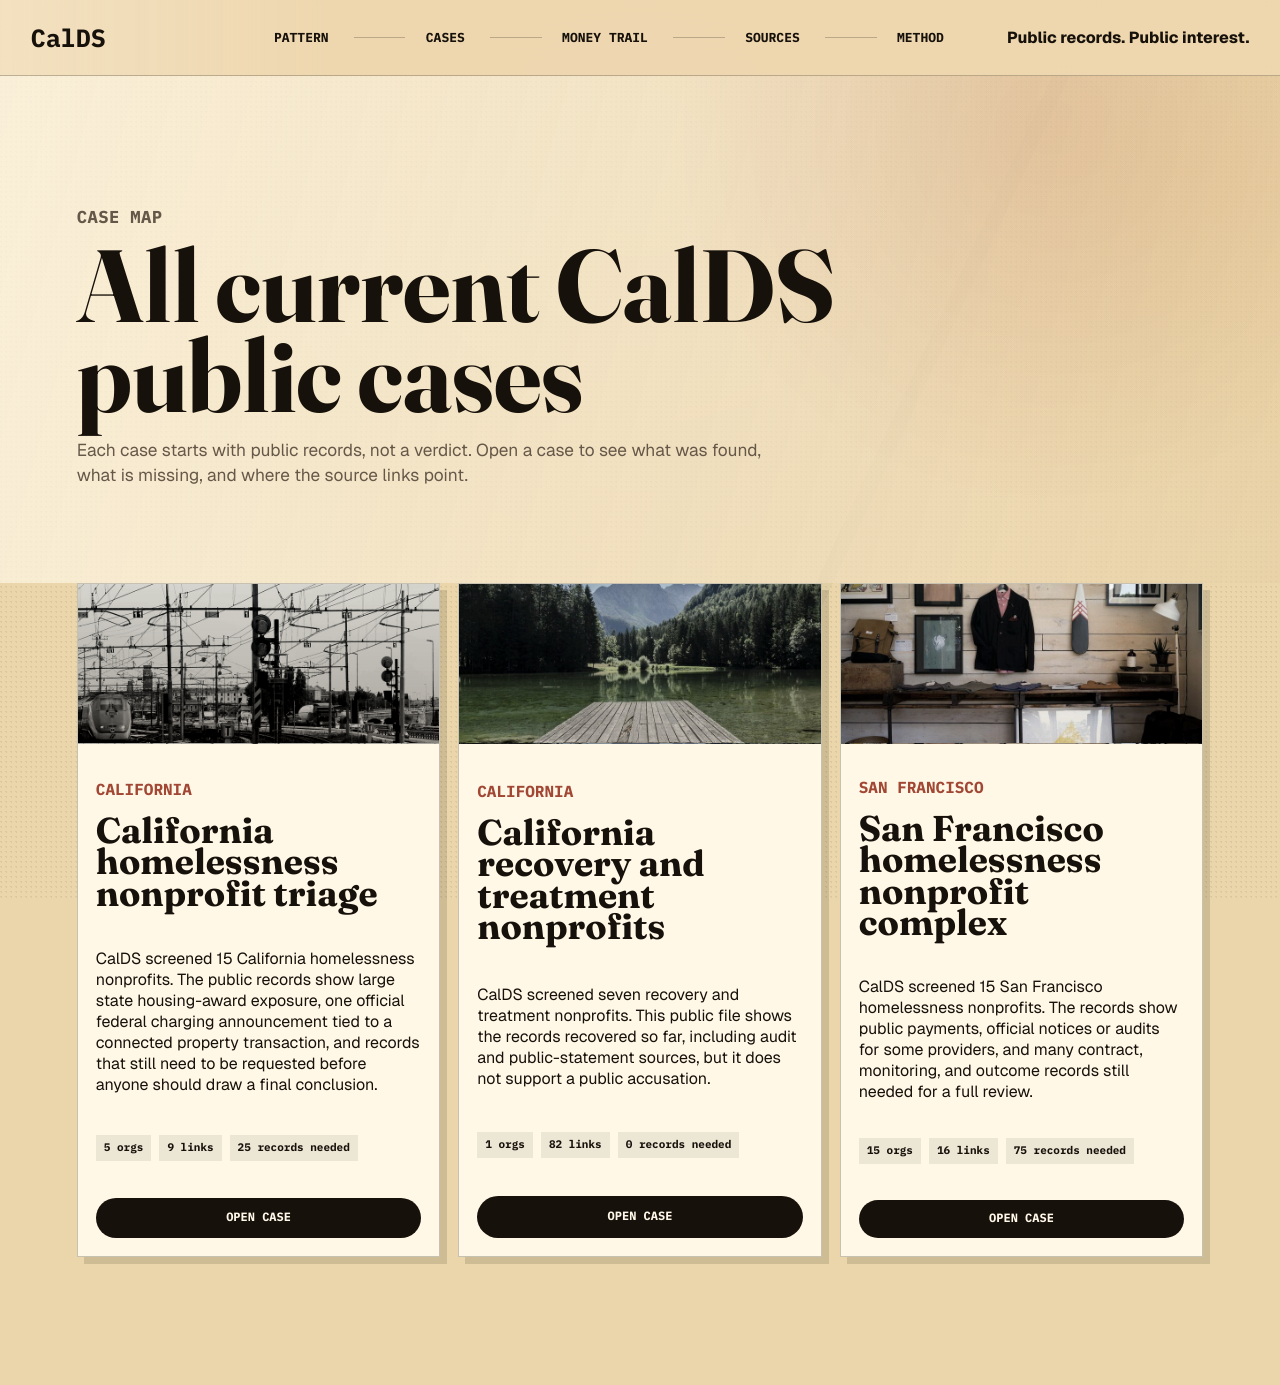
<file: cases/index.html>
<!doctype html>
<html lang="en">
<head>
  <meta charset="utf-8">
  <meta name="viewport" content="width=device-width, initial-scale=1">
  <title>Cases | CalDS</title>
  <link rel="preconnect" href="https://fonts.googleapis.com">
  <link rel="preconnect" href="https://fonts.gstatic.com" crossorigin>
  <link href="https://fonts.googleapis.com/css2?family=Fraunces:opsz,wght@9..144,600;9..144,800;9..144,900&family=Geist:wght@400;520;650;760;900&family=IBM+Plex+Mono:wght@400;500;600;700&display=swap" rel="stylesheet">
  <link rel="stylesheet" href="../styles.css">
</head>
<body class="route-page">

  <a class="skip-link" href="#main">Skip to story</a>
  <nav class="record-rail" aria-label="Primary navigation">
    <a class="brand" href="../index.html">CalDS</a>
    <div class="rail-links">
      <a href="../index.html#pattern">Pattern</a>
      <a href="../cases/">Cases</a>
      <a href="../index.html#money">Money trail</a>
      <a href="../sources/">Sources</a>
      <a href="../method/">Method</a>
    </div>
    <p>Public records. Public interest.</p>
  </nav>

  <main id="main" class="story-route">

    <section class="route-hero">
      <p class="type-stamp">Case map</p>
      <h1>All current CalDS public cases</h1>
      <p>Each case starts with public records, not a verdict. Open a case to see what was found, what is missing, and where the source links point.</p>
    </section>
    <div class="case-accordion">
            <article class="case-panel" style="--case-color:#9f3d2f">
              <div class="case-panel__mark tone-civic" aria-hidden="true"></div>
              <div class="case-panel__header"><p>California</p><h3>California homelessness nonprofit triage</h3></div>
              <p class="case-summary">CalDS screened 15 California homelessness nonprofits. The public records show large state housing-award exposure, one official federal charging announcement tied to a connected property transaction, and records that still need to be requested before anyone should draw a final conclusion.</p>
              <div class="case-panel__facts"><span>5 orgs</span><span>9 links</span><span>25 records needed</span></div>
              <a class="case-link" href="live_ca_homelessness_top15_2026_04_29/">Open case</a>
            </article>

            <article class="case-panel" style="--case-color:#4e6f42">
              <div class="case-panel__mark tone-field" aria-hidden="true"></div>
              <div class="case-panel__header"><p>California</p><h3>California recovery and treatment nonprofits</h3></div>
              <p class="case-summary">CalDS screened seven recovery and treatment nonprofits. This public file shows the records recovered so far, including audit and public-statement sources, but it does not support a public accusation.</p>
              <div class="case-panel__facts"><span>1 orgs</span><span>82 links</span><span>0 records needed</span></div>
              <a class="case-link" href="live_ca_recovery_ngos_2026_04_24/">Open case</a>
            </article>

            <article class="case-panel" style="--case-color:#245b72">
              <div class="case-panel__mark tone-bay" aria-hidden="true"></div>
              <div class="case-panel__header"><p>San Francisco</p><h3>San Francisco homelessness nonprofit complex</h3></div>
              <p class="case-summary">CalDS screened 15 San Francisco homelessness nonprofits. The records show public payments, official notices or audits for some providers, and many contract, monitoring, and outcome records still needed for a full review.</p>
              <div class="case-panel__facts"><span>15 orgs</span><span>16 links</span><span>75 records needed</span></div>
              <a class="case-link" href="live_ca_sf_homelessness_complex/">Open case</a>
            </article>
            </div>

  </main>
  <script src="../app.js"></script>
</body>
</html>
</file>
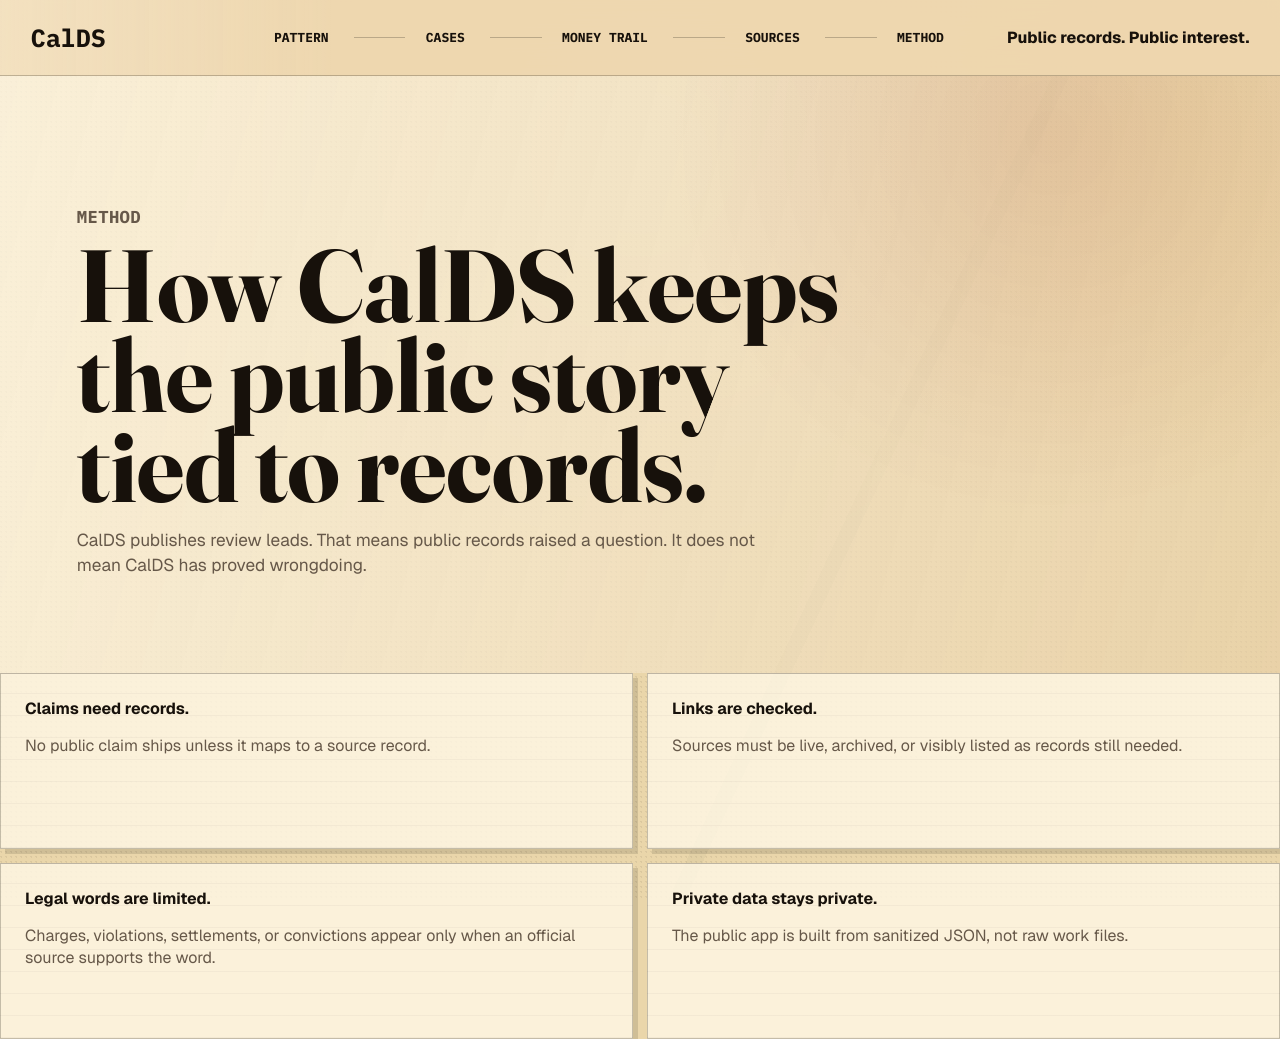
<file: method/index.html>
<!doctype html>
<html lang="en">
<head>
  <meta charset="utf-8">
  <meta name="viewport" content="width=device-width, initial-scale=1">
  <title>Method | CalDS</title>
  <link rel="preconnect" href="https://fonts.googleapis.com">
  <link rel="preconnect" href="https://fonts.gstatic.com" crossorigin>
  <link href="https://fonts.googleapis.com/css2?family=Fraunces:opsz,wght@9..144,600;9..144,800;9..144,900&family=Geist:wght@400;520;650;760;900&family=IBM+Plex+Mono:wght@400;500;600;700&display=swap" rel="stylesheet">
  <link rel="stylesheet" href="../styles.css">
</head>
<body class="route-page">

  <a class="skip-link" href="#main">Skip to story</a>
  <nav class="record-rail" aria-label="Primary navigation">
    <a class="brand" href="../index.html">CalDS</a>
    <div class="rail-links">
      <a href="../index.html#pattern">Pattern</a>
      <a href="../cases/">Cases</a>
      <a href="../index.html#money">Money trail</a>
      <a href="../sources/">Sources</a>
      <a href="../method/">Method</a>
    </div>
    <p>Public records. Public interest.</p>
  </nav>

  <main id="main" class="story-route">

    <section class="route-hero">
      <p class="type-stamp">Method</p>
      <h1>How CalDS keeps the public story tied to records.</h1>
      <p>CalDS publishes review leads. That means public records raised a question. It does not mean CalDS has proved wrongdoing.</p>
    </section>
    <div class="method-grid">
      <article><strong>Claims need records.</strong><p>No public claim ships unless it maps to a source record.</p></article>
      <article><strong>Links are checked.</strong><p>Sources must be live, archived, or visibly listed as records still needed.</p></article>
      <article><strong>Legal words are limited.</strong><p>Charges, violations, settlements, or convictions appear only when an official source supports the word.</p></article>
      <article><strong>Private data stays private.</strong><p>The public app is built from sanitized JSON, not raw work files.</p></article>
    </div>

  </main>
  <script src="../app.js"></script>
</body>
</html>
</file>
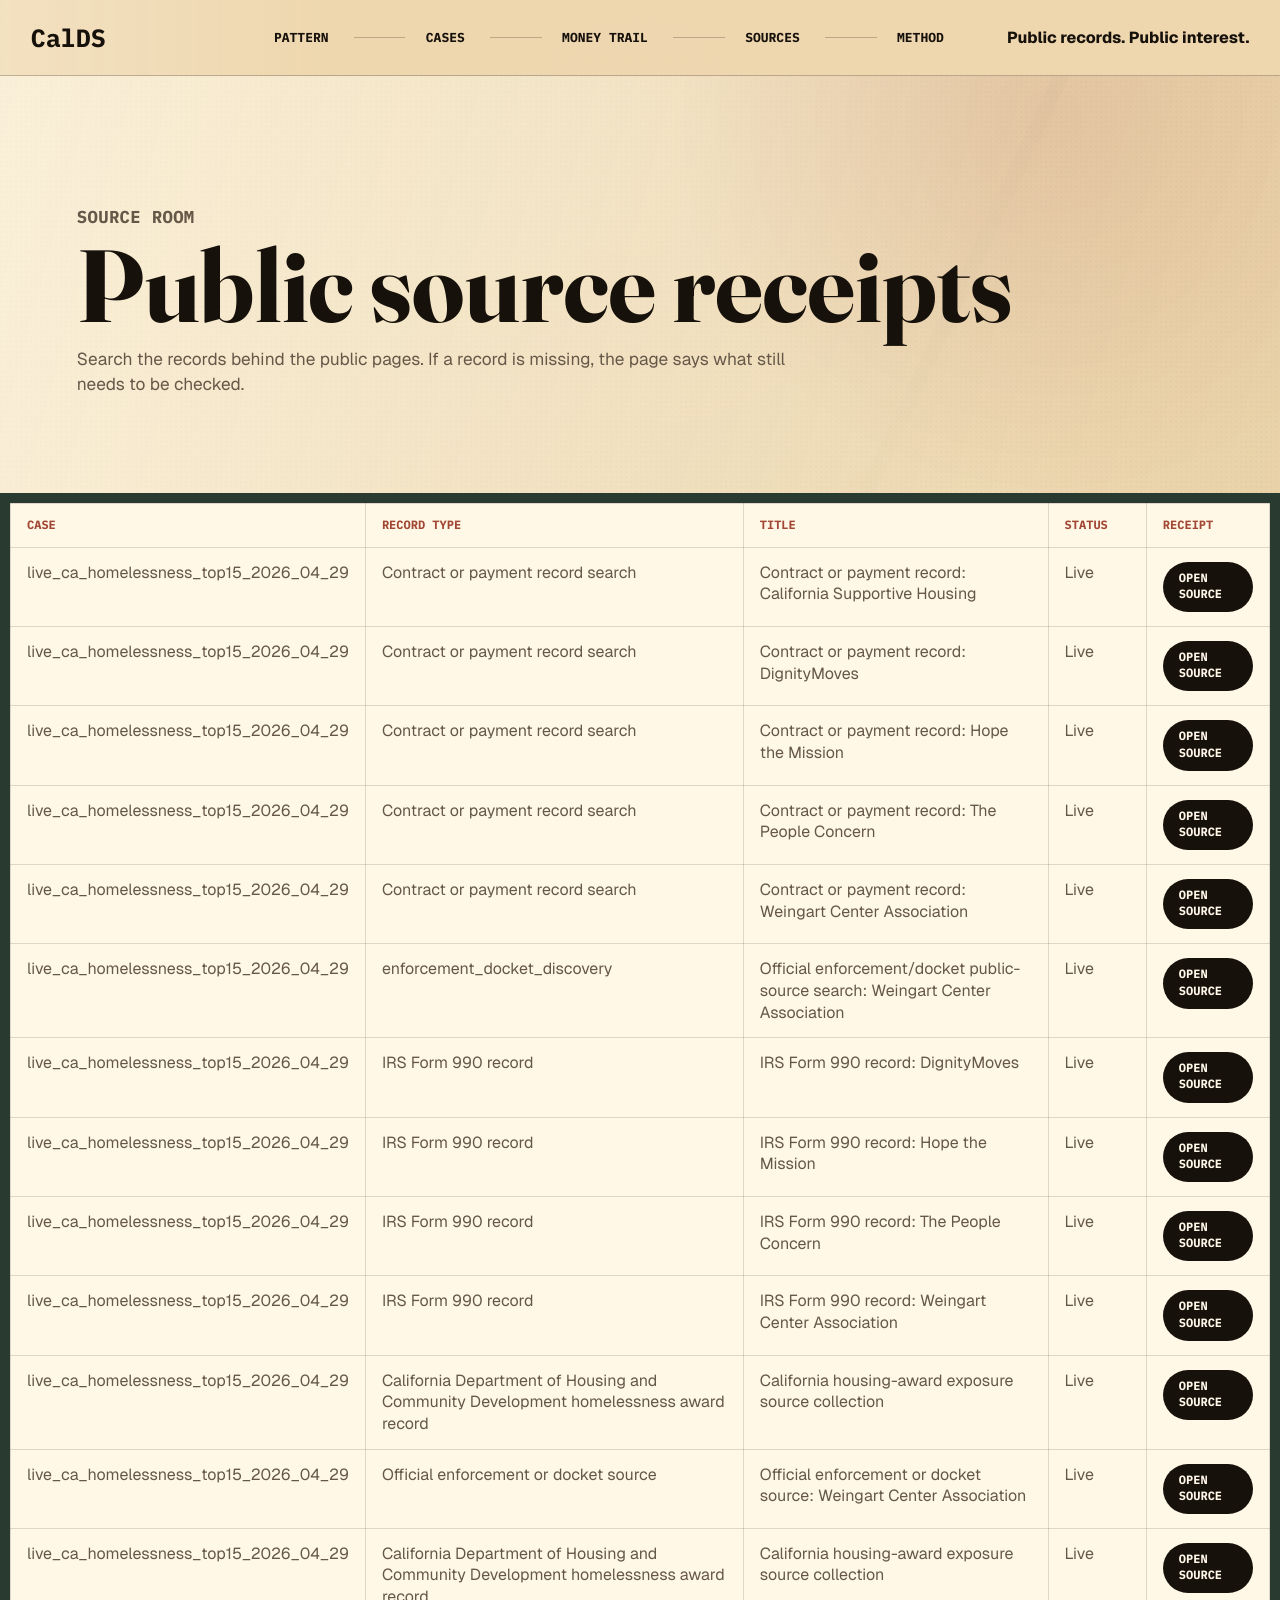
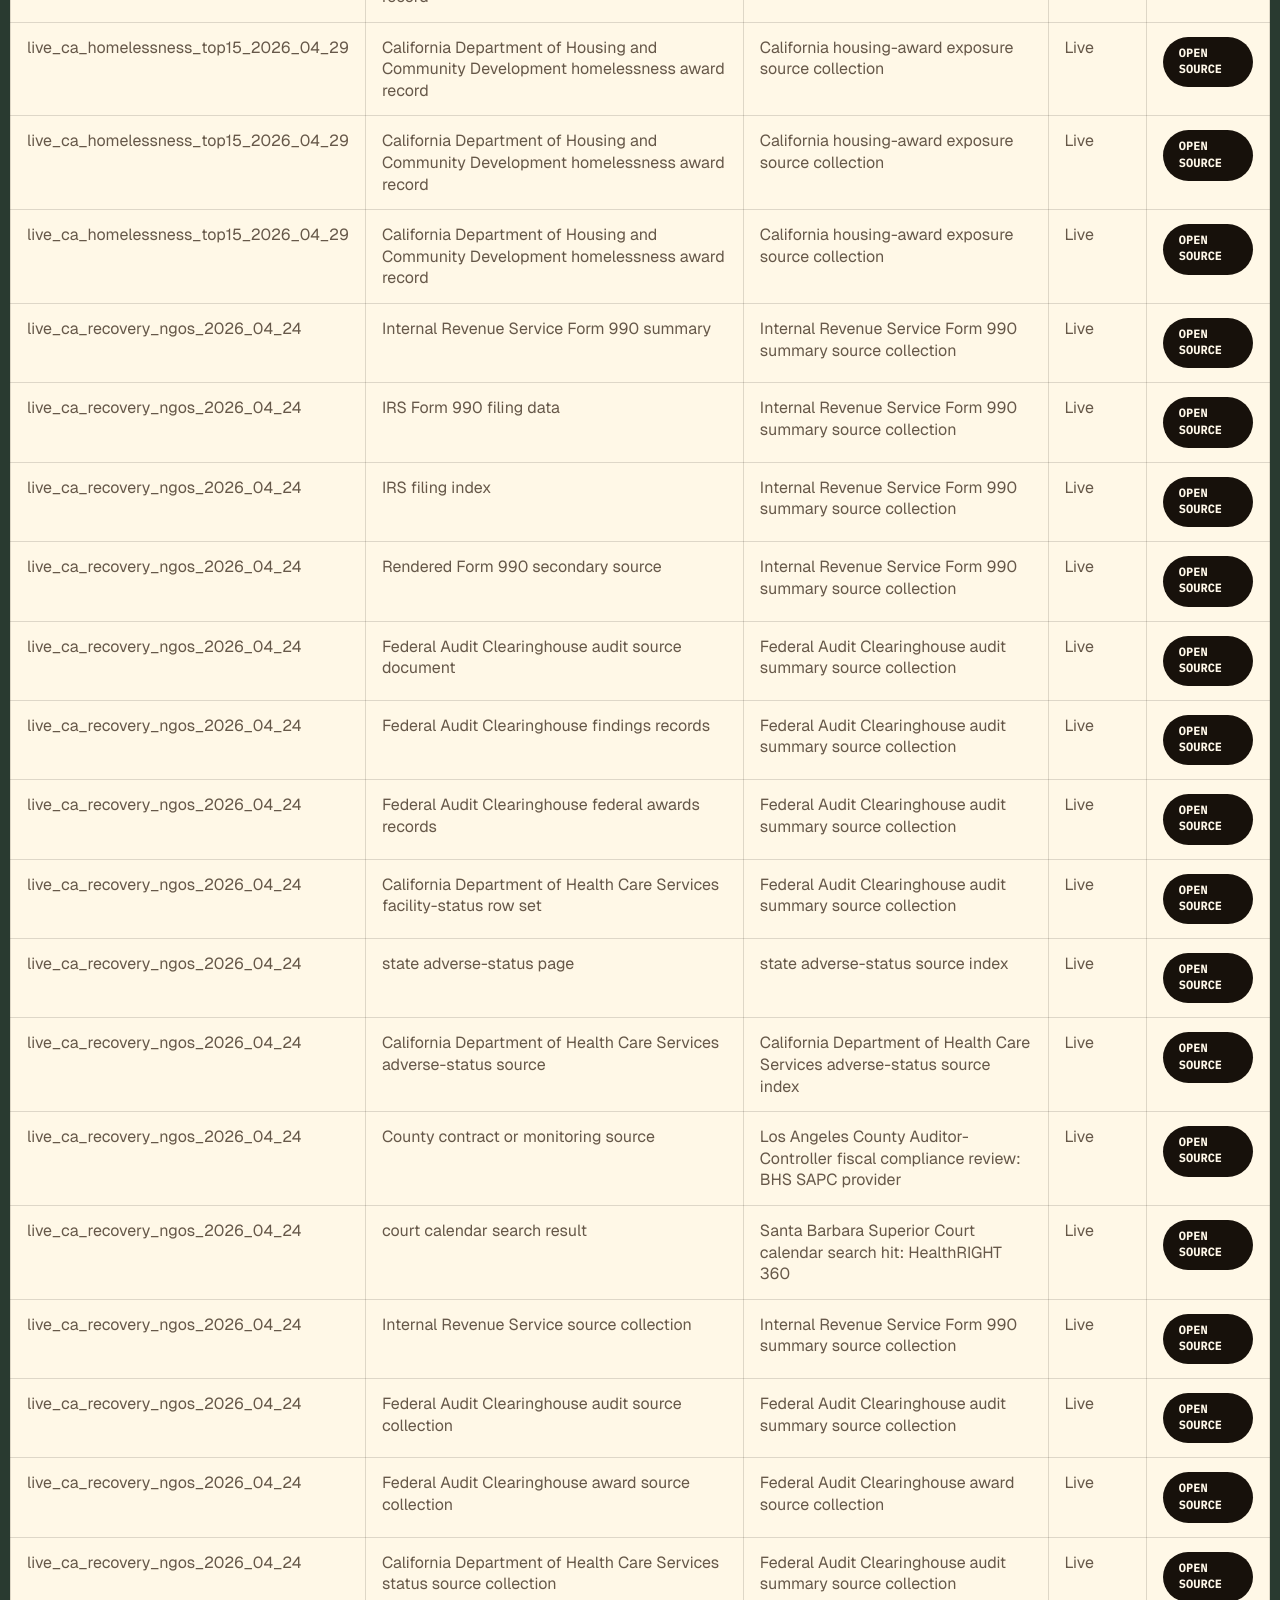
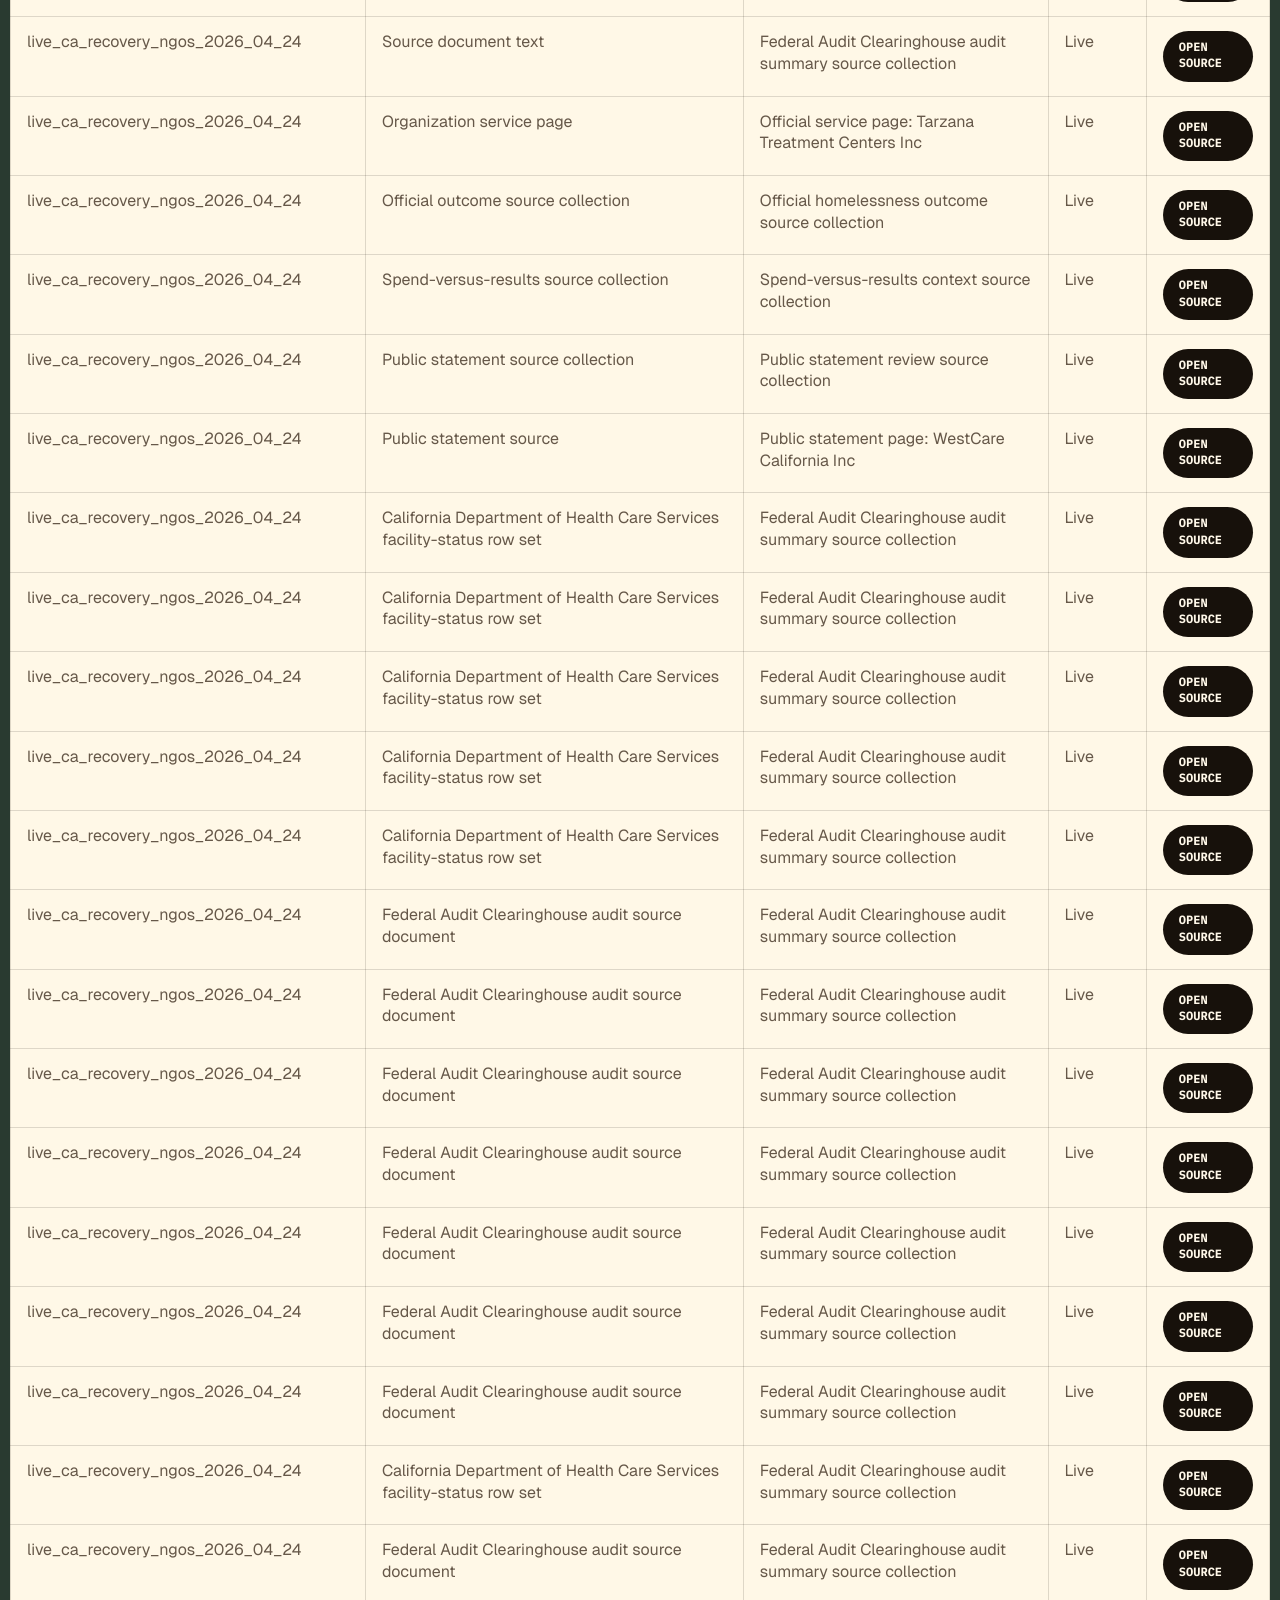
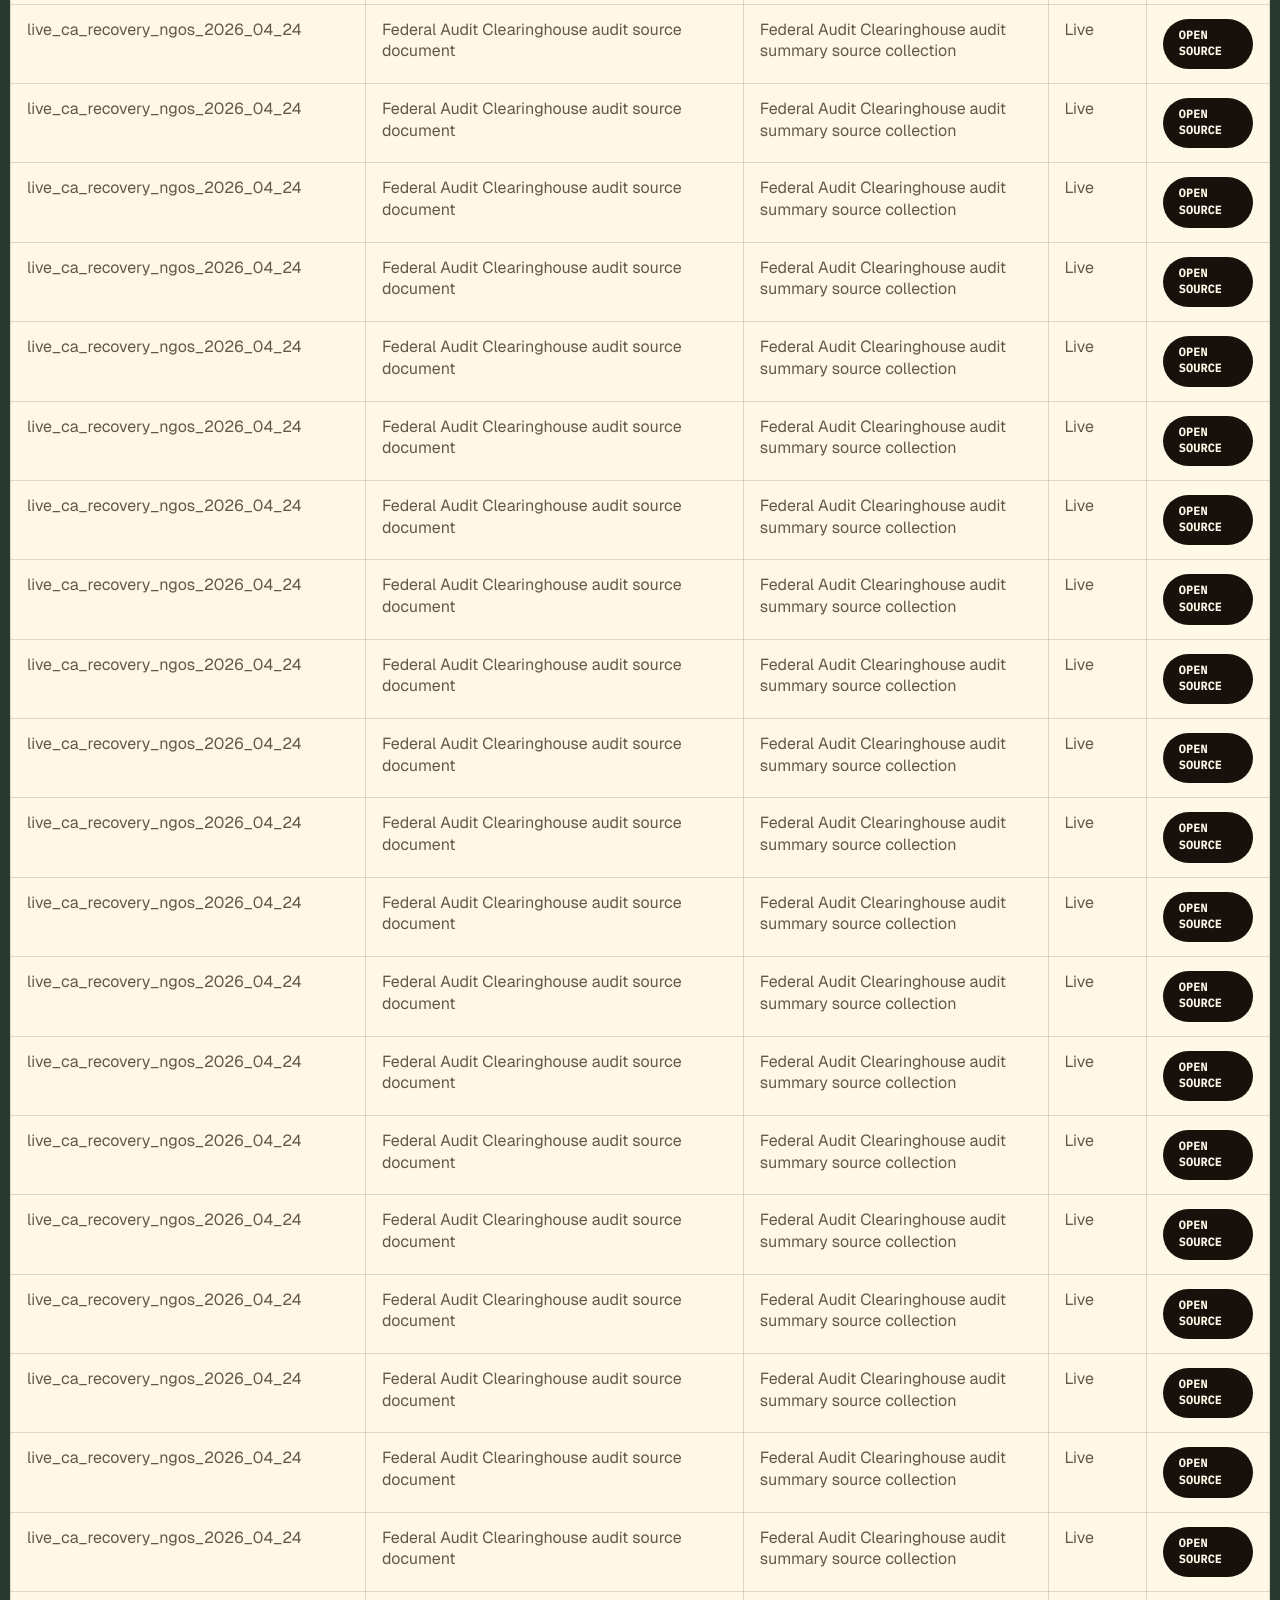
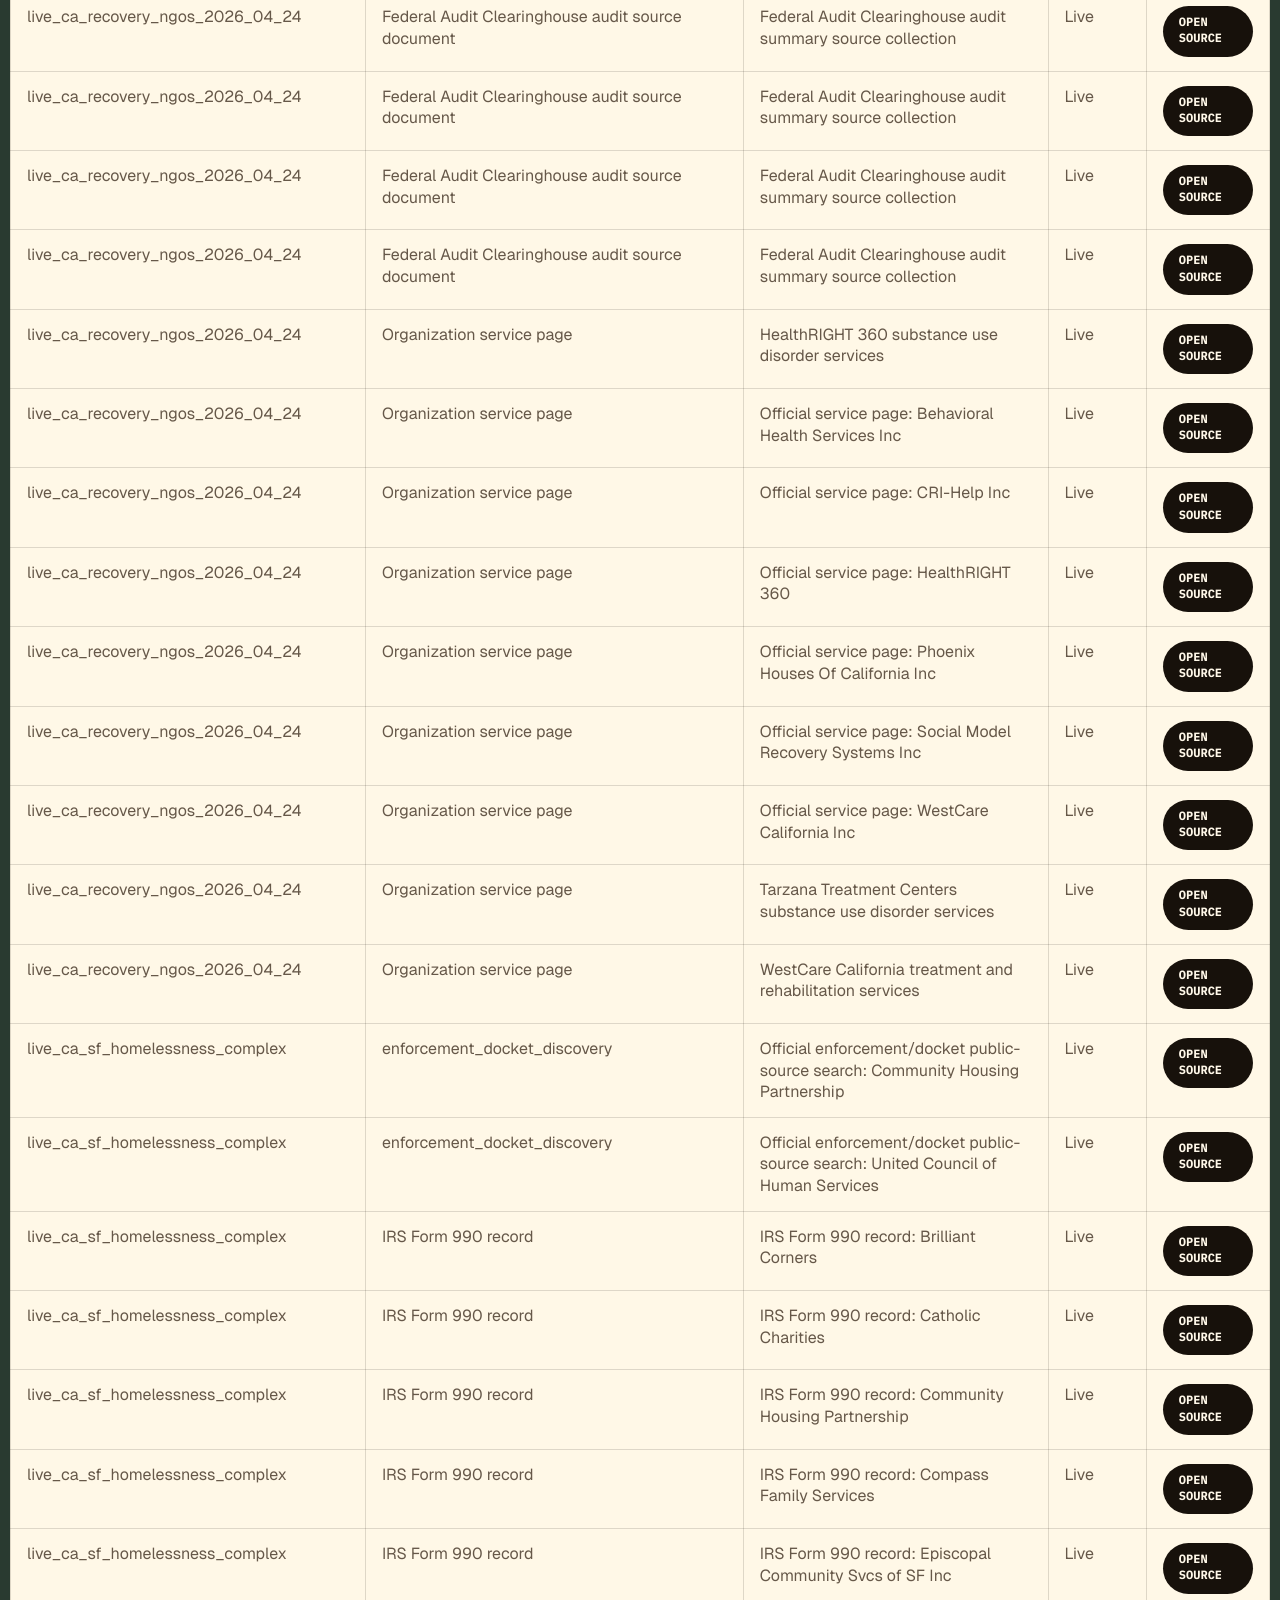
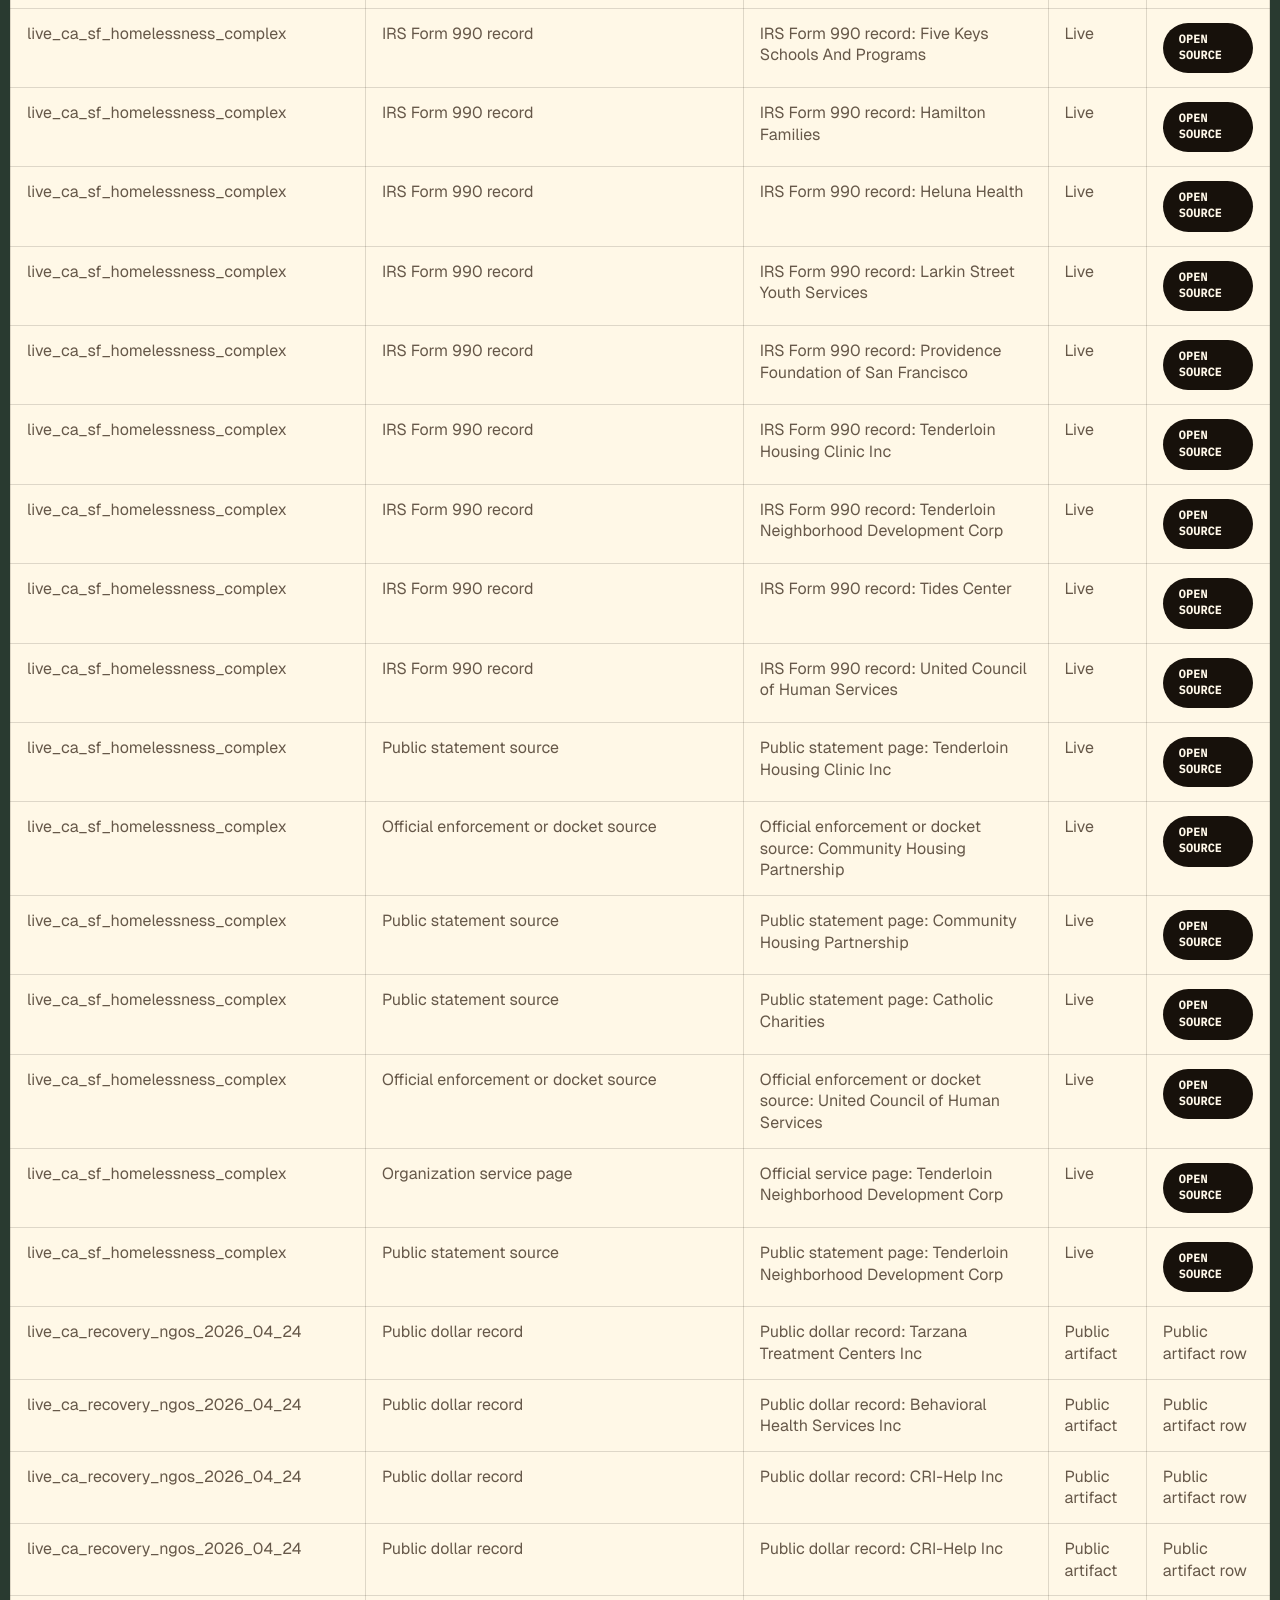
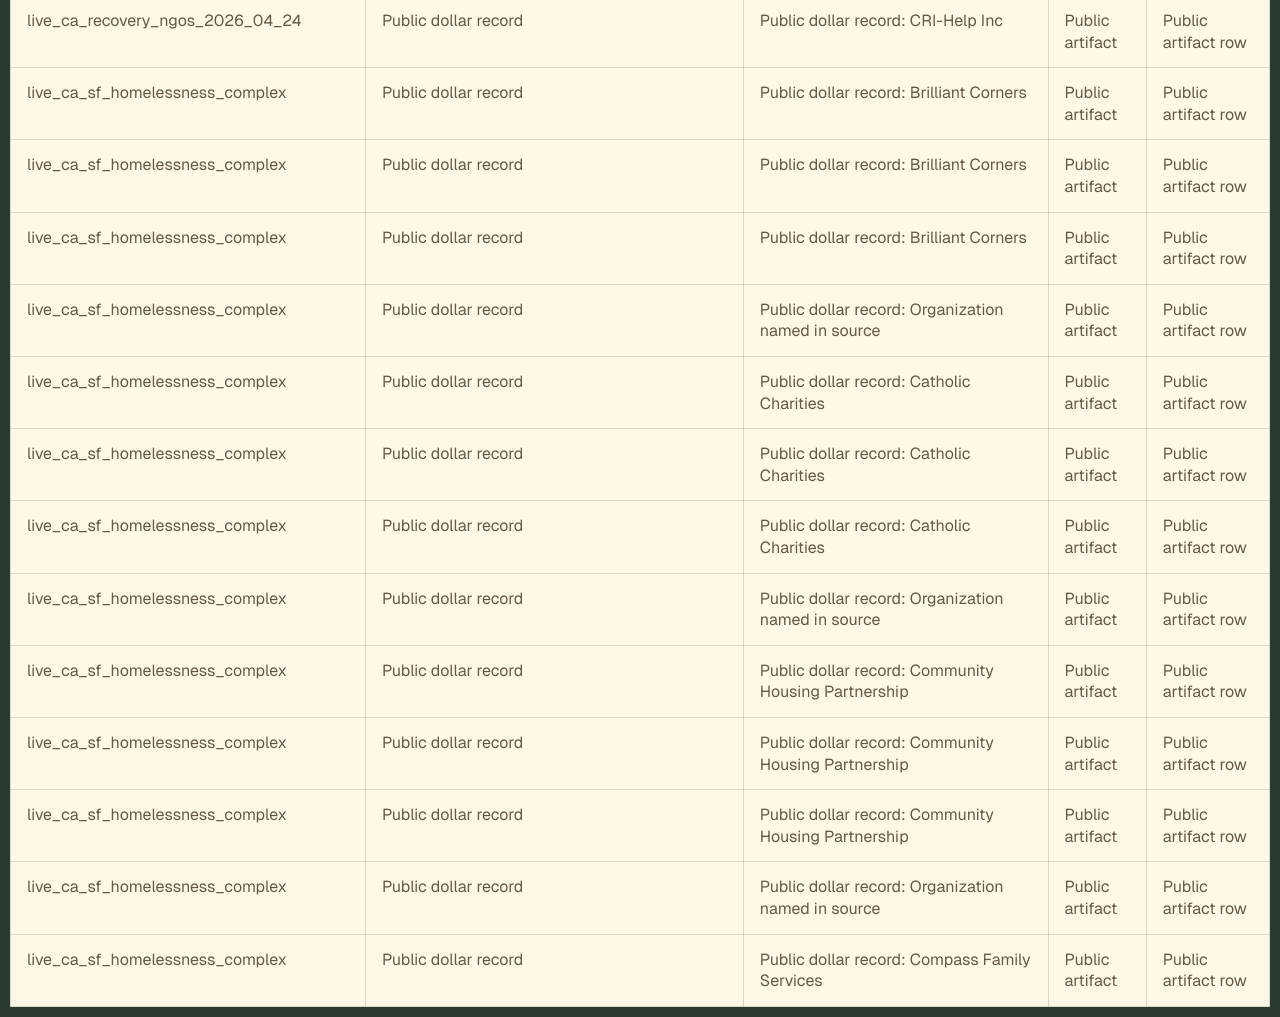
<file: sources/index.html>
<!doctype html>
<html lang="en">
<head>
  <meta charset="utf-8">
  <meta name="viewport" content="width=device-width, initial-scale=1">
  <title>Sources | CalDS</title>
  <link rel="preconnect" href="https://fonts.googleapis.com">
  <link rel="preconnect" href="https://fonts.gstatic.com" crossorigin>
  <link href="https://fonts.googleapis.com/css2?family=Fraunces:opsz,wght@9..144,600;9..144,800;9..144,900&family=Geist:wght@400;520;650;760;900&family=IBM+Plex+Mono:wght@400;500;600;700&display=swap" rel="stylesheet">
  <link rel="stylesheet" href="../styles.css">
</head>
<body class="route-page">

  <a class="skip-link" href="#main">Skip to story</a>
  <nav class="record-rail" aria-label="Primary navigation">
    <a class="brand" href="../index.html">CalDS</a>
    <div class="rail-links">
      <a href="../index.html#pattern">Pattern</a>
      <a href="../cases/">Cases</a>
      <a href="../index.html#money">Money trail</a>
      <a href="../sources/">Sources</a>
      <a href="../method/">Method</a>
    </div>
    <p>Public records. Public interest.</p>
  </nav>

  <main id="main" class="story-route">

    <section class="route-hero">
      <p class="type-stamp">Source room</p>
      <h1>Public source receipts</h1>
      <p>Search the records behind the public pages. If a record is missing, the page says what still needs to be checked.</p>
    </section>
    <div class="source-table-wrap"><table class="source-table"><thead><tr><th>Case</th><th>Record type</th><th>Title</th><th>Status</th><th>Receipt</th></tr></thead><tbody><tr><td>live_ca_homelessness_top15_2026_04_29</td><td>Contract or payment record search</td><td>Contract or payment record: California Supportive Housing</td><td>Live</td><td><a href="https://www.hcd.ca.gov/funding/homekey/funding-overview" target="_blank" rel="noreferrer">Open source</a></td></tr><tr><td>live_ca_homelessness_top15_2026_04_29</td><td>Contract or payment record search</td><td>Contract or payment record: DignityMoves</td><td>Live</td><td><a href="https://www.hcd.ca.gov/funding/homekey/funding-overview" target="_blank" rel="noreferrer">Open source</a></td></tr><tr><td>live_ca_homelessness_top15_2026_04_29</td><td>Contract or payment record search</td><td>Contract or payment record: Hope the Mission</td><td>Live</td><td><a href="https://www.hcd.ca.gov/funding/homekey/funding-overview" target="_blank" rel="noreferrer">Open source</a></td></tr><tr><td>live_ca_homelessness_top15_2026_04_29</td><td>Contract or payment record search</td><td>Contract or payment record: The People Concern</td><td>Live</td><td><a href="https://www.hcd.ca.gov/funding/homekey/funding-overview" target="_blank" rel="noreferrer">Open source</a></td></tr><tr><td>live_ca_homelessness_top15_2026_04_29</td><td>Contract or payment record search</td><td>Contract or payment record: Weingart Center Association</td><td>Live</td><td><a href="https://www.hcd.ca.gov/funding/homekey/funding-overview" target="_blank" rel="noreferrer">Open source</a></td></tr><tr><td>live_ca_homelessness_top15_2026_04_29</td><td>enforcement_docket_discovery</td><td>Official enforcement/docket public-source search: Weingart Center Association</td><td>Live</td><td><a href="https://www.justice.gov/" target="_blank" rel="noreferrer">Open source</a></td></tr><tr><td>live_ca_homelessness_top15_2026_04_29</td><td>IRS Form 990 record</td><td>IRS Form 990 record: DignityMoves</td><td>Live</td><td><a href="https://apps.irs.gov/pub/epostcard/990/xml/2024/2024_TEOS_XML_07A.zip" target="_blank" rel="noreferrer">Open source</a></td></tr><tr><td>live_ca_homelessness_top15_2026_04_29</td><td>IRS Form 990 record</td><td>IRS Form 990 record: Hope the Mission</td><td>Live</td><td><a href="https://apps.irs.gov/pub/epostcard/990/xml/2024/2024_TEOS_XML_11A.zip" target="_blank" rel="noreferrer">Open source</a></td></tr><tr><td>live_ca_homelessness_top15_2026_04_29</td><td>IRS Form 990 record</td><td>IRS Form 990 record: The People Concern</td><td>Live</td><td><a href="https://apps.irs.gov/pub/epostcard/990/xml/2024/2024_TEOS_XML_05A.zip" target="_blank" rel="noreferrer">Open source</a></td></tr><tr><td>live_ca_homelessness_top15_2026_04_29</td><td>IRS Form 990 record</td><td>IRS Form 990 record: Weingart Center Association</td><td>Live</td><td><a href="https://apps.irs.gov/pub/epostcard/990/xml/2024/2024_TEOS_XML_03A.zip" target="_blank" rel="noreferrer">Open source</a></td></tr><tr><td>live_ca_homelessness_top15_2026_04_29</td><td>California Department of Housing and Community Development homelessness award record</td><td>California housing-award exposure source collection</td><td>Live</td><td><a href="https://www.hcd.ca.gov/sites/default/files/docs/grants-and-funding/homekey/homekey-round-3-awardee-list.pdf" target="_blank" rel="noreferrer">Open source</a></td></tr><tr><td>live_ca_homelessness_top15_2026_04_29</td><td>Official enforcement or docket source</td><td>Official enforcement or docket source: Weingart Center Association</td><td>Live</td><td><a href="https://www.fhfaoig.gov/sites/default/files/Beverly-Hills-Man-Arrested%2C-Brentwood-Man-Charged-in-Separate-Criminal-Cases-Linked-to-Fraud-in-Public-Homelessness-Funds.pdf" target="_blank" rel="noreferrer">Open source</a></td></tr><tr><td>live_ca_homelessness_top15_2026_04_29</td><td>California Department of Housing and Community Development homelessness award record</td><td>California housing-award exposure source collection</td><td>Live</td><td><a href="https://www.hcd.ca.gov/sites/default/files/docs/grants-and-funding/homekey/homekey-round-3-awardee-list.pdf" target="_blank" rel="noreferrer">Open source</a></td></tr><tr><td>live_ca_homelessness_top15_2026_04_29</td><td>California Department of Housing and Community Development homelessness award record</td><td>California housing-award exposure source collection</td><td>Live</td><td><a href="https://www.hcd.ca.gov/sites/default/files/docs/grants-and-funding/homekey/hk-plus-awardee-list.pdf" target="_blank" rel="noreferrer">Open source</a></td></tr><tr><td>live_ca_homelessness_top15_2026_04_29</td><td>California Department of Housing and Community Development homelessness award record</td><td>California housing-award exposure source collection</td><td>Live</td><td><a href="https://www.hcd.ca.gov/sites/default/files/docs/grants-and-funding/homekey/hk-plus-awardee-list.pdf" target="_blank" rel="noreferrer">Open source</a></td></tr><tr><td>live_ca_homelessness_top15_2026_04_29</td><td>California Department of Housing and Community Development homelessness award record</td><td>California housing-award exposure source collection</td><td>Live</td><td><a href="https://www.hcd.ca.gov/sites/default/files/docs/grants-and-funding/homekey/hk-plus-awardee-list.pdf" target="_blank" rel="noreferrer">Open source</a></td></tr><tr><td>live_ca_recovery_ngos_2026_04_24</td><td>Internal Revenue Service Form 990 summary</td><td>Internal Revenue Service Form 990 summary source collection</td><td>Live</td><td><a href="https://projects.propublica.org/nonprofits/organizations/954079133" target="_blank" rel="noreferrer">Open source</a></td></tr><tr><td>live_ca_recovery_ngos_2026_04_24</td><td>IRS Form 990 filing data</td><td>Internal Revenue Service Form 990 summary source collection</td><td>Live</td><td><a href="https://apps.irs.gov/pub/epostcard/990/xml/2024/index_2024.csv" target="_blank" rel="noreferrer">Open source</a></td></tr><tr><td>live_ca_recovery_ngos_2026_04_24</td><td>IRS filing index</td><td>Internal Revenue Service Form 990 summary source collection</td><td>Live</td><td><a href="https://apps.irs.gov/pub/epostcard/990/xml/2024/index_2024.csv" target="_blank" rel="noreferrer">Open source</a></td></tr><tr><td>live_ca_recovery_ngos_2026_04_24</td><td>Rendered Form 990 secondary source</td><td>Internal Revenue Service Form 990 summary source collection</td><td>Live</td><td><a href="https://projects.propublica.org/nonprofits/organizations/954079133" target="_blank" rel="noreferrer">Open source</a></td></tr><tr><td>live_ca_recovery_ngos_2026_04_24</td><td>Federal Audit Clearinghouse audit source document</td><td>Federal Audit Clearinghouse audit summary source collection</td><td>Live</td><td><a href="https://app.fac.gov/dissemination/report/pdf/2016-06-CENSUS-0000122774" target="_blank" rel="noreferrer">Open source</a></td></tr><tr><td>live_ca_recovery_ngos_2026_04_24</td><td>Federal Audit Clearinghouse findings records</td><td>Federal Audit Clearinghouse audit summary source collection</td><td>Live</td><td><a href="https://app.fac.gov/dissemination/public-data/gsa/full/findings.csv" target="_blank" rel="noreferrer">Open source</a></td></tr><tr><td>live_ca_recovery_ngos_2026_04_24</td><td>Federal Audit Clearinghouse federal awards records</td><td>Federal Audit Clearinghouse audit summary source collection</td><td>Live</td><td><a href="https://app.fac.gov/dissemination/public-data/gsa/full/federal_awards.csv" target="_blank" rel="noreferrer">Open source</a></td></tr><tr><td>live_ca_recovery_ngos_2026_04_24</td><td>California Department of Health Care Services facility-status row set</td><td>Federal Audit Clearinghouse audit summary source collection</td><td>Live</td><td><a href="https://services7.arcgis.com/7MUwsS9z05YumJRZ/arcgis/rest/services/SUDS_Facilities_LCD_view/FeatureServer/7" target="_blank" rel="noreferrer">Open source</a></td></tr><tr><td>live_ca_recovery_ngos_2026_04_24</td><td>state adverse-status page</td><td>state adverse-status source index</td><td>Live</td><td><a href="https://www.dhcs.ca.gov/provgovpart/SUD-LCR/Pages/SUS-REV-NOV.aspx" target="_blank" rel="noreferrer">Open source</a></td></tr><tr><td>live_ca_recovery_ngos_2026_04_24</td><td>California Department of Health Care Services adverse-status source</td><td>California Department of Health Care Services adverse-status source index</td><td>Live</td><td><a href="https://services7.arcgis.com/7MUwsS9z05YumJRZ/arcgis/rest/services/SUDS_Facilities_LCD_view/FeatureServer/7" target="_blank" rel="noreferrer">Open source</a></td></tr><tr><td>live_ca_recovery_ngos_2026_04_24</td><td>County contract or monitoring source</td><td>Los Angeles County Auditor-Controller fiscal compliance review: BHS SAPC provider</td><td>Live</td><td><a href="https://file.lacounty.gov/SDSInter/auditor/cmr/1141106_2023-04-26BehavioralHealthServicesInc-ADPHSAPCServiceProvider-FiscalComplianceReview.pdf" target="_blank" rel="noreferrer">Open source</a></td></tr><tr><td>live_ca_recovery_ngos_2026_04_24</td><td>court calendar search result</td><td>Santa Barbara Superior Court calendar search hit: HealthRIGHT 360</td><td>Live</td><td><a href="https://www.santabarbara.courts.ca.gov/es/online-services/court-calendars/search-court-calendars/calendarios-judiciales-civil?case_type=All&amp;hearing_type=All&amp;keyword=&amp;order=field_party_name&amp;page=56&amp;sort=asc" target="_blank" rel="noreferrer">Open source</a></td></tr><tr><td>live_ca_recovery_ngos_2026_04_24</td><td>Internal Revenue Service source collection</td><td>Internal Revenue Service Form 990 summary source collection</td><td>Live</td><td><a href="https://projects.propublica.org/nonprofits/organizations/954079133" target="_blank" rel="noreferrer">Open source</a></td></tr><tr><td>live_ca_recovery_ngos_2026_04_24</td><td>Federal Audit Clearinghouse audit source collection</td><td>Federal Audit Clearinghouse audit summary source collection</td><td>Live</td><td><a href="https://projects.propublica.org/nonprofits/organizations/954079133" target="_blank" rel="noreferrer">Open source</a></td></tr><tr><td>live_ca_recovery_ngos_2026_04_24</td><td>Federal Audit Clearinghouse award source collection</td><td>Federal Audit Clearinghouse award source collection</td><td>Live</td><td><a href="https://projects.propublica.org/nonprofits/organizations/954079133" target="_blank" rel="noreferrer">Open source</a></td></tr><tr><td>live_ca_recovery_ngos_2026_04_24</td><td>California Department of Health Care Services status source collection</td><td>Federal Audit Clearinghouse audit summary source collection</td><td>Live</td><td><a href="https://projects.propublica.org/nonprofits/organizations/954079133" target="_blank" rel="noreferrer">Open source</a></td></tr><tr><td>live_ca_recovery_ngos_2026_04_24</td><td>Source document text</td><td>Federal Audit Clearinghouse audit summary source collection</td><td>Live</td><td><a href="https://app.fac.gov/dissemination/report/pdf/2016-06-CENSUS-0000122774" target="_blank" rel="noreferrer">Open source</a></td></tr><tr><td>live_ca_recovery_ngos_2026_04_24</td><td>Organization service page</td><td>Official service page: Tarzana Treatment Centers Inc</td><td>Live</td><td><a href="https://www.tarzanatc.org/services/" target="_blank" rel="noreferrer">Open source</a></td></tr><tr><td>live_ca_recovery_ngos_2026_04_24</td><td>Official outcome source collection</td><td>Official homelessness outcome source collection</td><td>Live</td><td><a href="https://www.dhcs.ca.gov/provgovpart/Pages/caloms-treatment.aspx" target="_blank" rel="noreferrer">Open source</a></td></tr><tr><td>live_ca_recovery_ngos_2026_04_24</td><td>Spend-versus-results source collection</td><td>Spend-versus-results context source collection</td><td>Live</td><td><a href="https://projects.propublica.org/nonprofits/organizations/954079133" target="_blank" rel="noreferrer">Open source</a></td></tr><tr><td>live_ca_recovery_ngos_2026_04_24</td><td>Public statement source collection</td><td>Public statement review source collection</td><td>Live</td><td><a href="https://www.tarzanatc.org/who-we-are/meet-us/" target="_blank" rel="noreferrer">Open source</a></td></tr><tr><td>live_ca_recovery_ngos_2026_04_24</td><td>Public statement source</td><td>Public statement page: WestCare California Inc</td><td>Live</td><td><a href="https://westcare.com/leadership/" target="_blank" rel="noreferrer">Open source</a></td></tr><tr><td>live_ca_recovery_ngos_2026_04_24</td><td>California Department of Health Care Services facility-status row set</td><td>Federal Audit Clearinghouse audit summary source collection</td><td>Live</td><td><a href="https://services7.arcgis.com/7MUwsS9z05YumJRZ/arcgis/rest/services/SUDS_Facilities_LCD_view/FeatureServer/7" target="_blank" rel="noreferrer">Open source</a></td></tr><tr><td>live_ca_recovery_ngos_2026_04_24</td><td>California Department of Health Care Services facility-status row set</td><td>Federal Audit Clearinghouse audit summary source collection</td><td>Live</td><td><a href="https://services7.arcgis.com/7MUwsS9z05YumJRZ/arcgis/rest/services/SUDS_Facilities_LCD_view/FeatureServer/7" target="_blank" rel="noreferrer">Open source</a></td></tr><tr><td>live_ca_recovery_ngos_2026_04_24</td><td>California Department of Health Care Services facility-status row set</td><td>Federal Audit Clearinghouse audit summary source collection</td><td>Live</td><td><a href="https://services7.arcgis.com/7MUwsS9z05YumJRZ/arcgis/rest/services/SUDS_Facilities_LCD_view/FeatureServer/7" target="_blank" rel="noreferrer">Open source</a></td></tr><tr><td>live_ca_recovery_ngos_2026_04_24</td><td>California Department of Health Care Services facility-status row set</td><td>Federal Audit Clearinghouse audit summary source collection</td><td>Live</td><td><a href="https://services7.arcgis.com/7MUwsS9z05YumJRZ/arcgis/rest/services/SUDS_Facilities_LCD_view/FeatureServer/7" target="_blank" rel="noreferrer">Open source</a></td></tr><tr><td>live_ca_recovery_ngos_2026_04_24</td><td>California Department of Health Care Services facility-status row set</td><td>Federal Audit Clearinghouse audit summary source collection</td><td>Live</td><td><a href="https://services7.arcgis.com/7MUwsS9z05YumJRZ/arcgis/rest/services/SUDS_Facilities_LCD_view/FeatureServer/7" target="_blank" rel="noreferrer">Open source</a></td></tr><tr><td>live_ca_recovery_ngos_2026_04_24</td><td>Federal Audit Clearinghouse audit source document</td><td>Federal Audit Clearinghouse audit summary source collection</td><td>Live</td><td><a href="https://app.fac.gov/dissemination/report/pdf/2019-06-CENSUS-0000126607" target="_blank" rel="noreferrer">Open source</a></td></tr><tr><td>live_ca_recovery_ngos_2026_04_24</td><td>Federal Audit Clearinghouse audit source document</td><td>Federal Audit Clearinghouse audit summary source collection</td><td>Live</td><td><a href="https://app.fac.gov/dissemination/report/pdf/2023-06-GSAFAC-0000017535" target="_blank" rel="noreferrer">Open source</a></td></tr><tr><td>live_ca_recovery_ngos_2026_04_24</td><td>Federal Audit Clearinghouse audit source document</td><td>Federal Audit Clearinghouse audit summary source collection</td><td>Live</td><td><a href="https://app.fac.gov/dissemination/report/pdf/2023-06-GSAFAC-0000019151" target="_blank" rel="noreferrer">Open source</a></td></tr><tr><td>live_ca_recovery_ngos_2026_04_24</td><td>Federal Audit Clearinghouse audit source document</td><td>Federal Audit Clearinghouse audit summary source collection</td><td>Live</td><td><a href="https://app.fac.gov/dissemination/report/pdf/2024-06-GSAFAC-0000348075" target="_blank" rel="noreferrer">Open source</a></td></tr><tr><td>live_ca_recovery_ngos_2026_04_24</td><td>Federal Audit Clearinghouse audit source document</td><td>Federal Audit Clearinghouse audit summary source collection</td><td>Live</td><td><a href="https://app.fac.gov/dissemination/report/pdf/2024-06-GSAFAC-0000354996" target="_blank" rel="noreferrer">Open source</a></td></tr><tr><td>live_ca_recovery_ngos_2026_04_24</td><td>Federal Audit Clearinghouse audit source document</td><td>Federal Audit Clearinghouse audit summary source collection</td><td>Live</td><td><a href="https://app.fac.gov/dissemination/report/pdf/2025-06-GSAFAC-0000400073" target="_blank" rel="noreferrer">Open source</a></td></tr><tr><td>live_ca_recovery_ngos_2026_04_24</td><td>Federal Audit Clearinghouse audit source document</td><td>Federal Audit Clearinghouse audit summary source collection</td><td>Live</td><td><a href="https://app.fac.gov/dissemination/report/pdf/2025-06-GSAFAC-0000405366" target="_blank" rel="noreferrer">Open source</a></td></tr><tr><td>live_ca_recovery_ngos_2026_04_24</td><td>California Department of Health Care Services facility-status row set</td><td>Federal Audit Clearinghouse audit summary source collection</td><td>Live</td><td><a href="https://services7.arcgis.com/7MUwsS9z05YumJRZ/arcgis/rest/services/SUDS_Facilities_LCD_view/FeatureServer/7" target="_blank" rel="noreferrer">Open source</a></td></tr><tr><td>live_ca_recovery_ngos_2026_04_24</td><td>Federal Audit Clearinghouse audit source document</td><td>Federal Audit Clearinghouse audit summary source collection</td><td>Live</td><td><a href="https://app.fac.gov/dissemination/report/pdf/2016-06-CENSUS-0000119575" target="_blank" rel="noreferrer">Open source</a></td></tr><tr><td>live_ca_recovery_ngos_2026_04_24</td><td>Federal Audit Clearinghouse audit source document</td><td>Federal Audit Clearinghouse audit summary source collection</td><td>Live</td><td><a href="https://app.fac.gov/dissemination/report/pdf/2016-06-CENSUS-0000124927" target="_blank" rel="noreferrer">Open source</a></td></tr><tr><td>live_ca_recovery_ngos_2026_04_24</td><td>Federal Audit Clearinghouse audit source document</td><td>Federal Audit Clearinghouse audit summary source collection</td><td>Live</td><td><a href="https://app.fac.gov/dissemination/report/pdf/2017-06-CENSUS-0000119575" target="_blank" rel="noreferrer">Open source</a></td></tr><tr><td>live_ca_recovery_ngos_2026_04_24</td><td>Federal Audit Clearinghouse audit source document</td><td>Federal Audit Clearinghouse audit summary source collection</td><td>Live</td><td><a href="https://app.fac.gov/dissemination/report/pdf/2017-06-CENSUS-0000122774" target="_blank" rel="noreferrer">Open source</a></td></tr><tr><td>live_ca_recovery_ngos_2026_04_24</td><td>Federal Audit Clearinghouse audit source document</td><td>Federal Audit Clearinghouse audit summary source collection</td><td>Live</td><td><a href="https://app.fac.gov/dissemination/report/pdf/2017-06-CENSUS-0000124927" target="_blank" rel="noreferrer">Open source</a></td></tr><tr><td>live_ca_recovery_ngos_2026_04_24</td><td>Federal Audit Clearinghouse audit source document</td><td>Federal Audit Clearinghouse audit summary source collection</td><td>Live</td><td><a href="https://app.fac.gov/dissemination/report/pdf/2017-06-CENSUS-0000126607" target="_blank" rel="noreferrer">Open source</a></td></tr><tr><td>live_ca_recovery_ngos_2026_04_24</td><td>Federal Audit Clearinghouse audit source document</td><td>Federal Audit Clearinghouse audit summary source collection</td><td>Live</td><td><a href="https://app.fac.gov/dissemination/report/pdf/2018-06-CENSUS-0000119575" target="_blank" rel="noreferrer">Open source</a></td></tr><tr><td>live_ca_recovery_ngos_2026_04_24</td><td>Federal Audit Clearinghouse audit source document</td><td>Federal Audit Clearinghouse audit summary source collection</td><td>Live</td><td><a href="https://app.fac.gov/dissemination/report/pdf/2018-06-CENSUS-0000122774" target="_blank" rel="noreferrer">Open source</a></td></tr><tr><td>live_ca_recovery_ngos_2026_04_24</td><td>Federal Audit Clearinghouse audit source document</td><td>Federal Audit Clearinghouse audit summary source collection</td><td>Live</td><td><a href="https://app.fac.gov/dissemination/report/pdf/2018-06-CENSUS-0000124927" target="_blank" rel="noreferrer">Open source</a></td></tr><tr><td>live_ca_recovery_ngos_2026_04_24</td><td>Federal Audit Clearinghouse audit source document</td><td>Federal Audit Clearinghouse audit summary source collection</td><td>Live</td><td><a href="https://app.fac.gov/dissemination/report/pdf/2018-06-CENSUS-0000126607" target="_blank" rel="noreferrer">Open source</a></td></tr><tr><td>live_ca_recovery_ngos_2026_04_24</td><td>Federal Audit Clearinghouse audit source document</td><td>Federal Audit Clearinghouse audit summary source collection</td><td>Live</td><td><a href="https://app.fac.gov/dissemination/report/pdf/2019-06-CENSUS-0000119575" target="_blank" rel="noreferrer">Open source</a></td></tr><tr><td>live_ca_recovery_ngos_2026_04_24</td><td>Federal Audit Clearinghouse audit source document</td><td>Federal Audit Clearinghouse audit summary source collection</td><td>Live</td><td><a href="https://app.fac.gov/dissemination/report/pdf/2019-06-CENSUS-0000122774" target="_blank" rel="noreferrer">Open source</a></td></tr><tr><td>live_ca_recovery_ngos_2026_04_24</td><td>Federal Audit Clearinghouse audit source document</td><td>Federal Audit Clearinghouse audit summary source collection</td><td>Live</td><td><a href="https://app.fac.gov/dissemination/report/pdf/2019-06-CENSUS-0000124927" target="_blank" rel="noreferrer">Open source</a></td></tr><tr><td>live_ca_recovery_ngos_2026_04_24</td><td>Federal Audit Clearinghouse audit source document</td><td>Federal Audit Clearinghouse audit summary source collection</td><td>Live</td><td><a href="https://app.fac.gov/dissemination/report/pdf/2020-06-CENSUS-0000119575" target="_blank" rel="noreferrer">Open source</a></td></tr><tr><td>live_ca_recovery_ngos_2026_04_24</td><td>Federal Audit Clearinghouse audit source document</td><td>Federal Audit Clearinghouse audit summary source collection</td><td>Live</td><td><a href="https://app.fac.gov/dissemination/report/pdf/2020-06-CENSUS-0000122774" target="_blank" rel="noreferrer">Open source</a></td></tr><tr><td>live_ca_recovery_ngos_2026_04_24</td><td>Federal Audit Clearinghouse audit source document</td><td>Federal Audit Clearinghouse audit summary source collection</td><td>Live</td><td><a href="https://app.fac.gov/dissemination/report/pdf/2020-06-CENSUS-0000124927" target="_blank" rel="noreferrer">Open source</a></td></tr><tr><td>live_ca_recovery_ngos_2026_04_24</td><td>Federal Audit Clearinghouse audit source document</td><td>Federal Audit Clearinghouse audit summary source collection</td><td>Live</td><td><a href="https://app.fac.gov/dissemination/report/pdf/2020-06-CENSUS-0000249434" target="_blank" rel="noreferrer">Open source</a></td></tr><tr><td>live_ca_recovery_ngos_2026_04_24</td><td>Federal Audit Clearinghouse audit source document</td><td>Federal Audit Clearinghouse audit summary source collection</td><td>Live</td><td><a href="https://app.fac.gov/dissemination/report/pdf/2021-06-CENSUS-0000119575" target="_blank" rel="noreferrer">Open source</a></td></tr><tr><td>live_ca_recovery_ngos_2026_04_24</td><td>Federal Audit Clearinghouse audit source document</td><td>Federal Audit Clearinghouse audit summary source collection</td><td>Live</td><td><a href="https://app.fac.gov/dissemination/report/pdf/2021-06-CENSUS-0000122774" target="_blank" rel="noreferrer">Open source</a></td></tr><tr><td>live_ca_recovery_ngos_2026_04_24</td><td>Federal Audit Clearinghouse audit source document</td><td>Federal Audit Clearinghouse audit summary source collection</td><td>Live</td><td><a href="https://app.fac.gov/dissemination/report/pdf/2021-06-CENSUS-0000249434" target="_blank" rel="noreferrer">Open source</a></td></tr><tr><td>live_ca_recovery_ngos_2026_04_24</td><td>Federal Audit Clearinghouse audit source document</td><td>Federal Audit Clearinghouse audit summary source collection</td><td>Live</td><td><a href="https://app.fac.gov/dissemination/report/pdf/2021-06-GSAFAC-0000011418" target="_blank" rel="noreferrer">Open source</a></td></tr><tr><td>live_ca_recovery_ngos_2026_04_24</td><td>Federal Audit Clearinghouse audit source document</td><td>Federal Audit Clearinghouse audit summary source collection</td><td>Live</td><td><a href="https://app.fac.gov/dissemination/report/pdf/2022-06-CENSUS-0000119575" target="_blank" rel="noreferrer">Open source</a></td></tr><tr><td>live_ca_recovery_ngos_2026_04_24</td><td>Federal Audit Clearinghouse audit source document</td><td>Federal Audit Clearinghouse audit summary source collection</td><td>Live</td><td><a href="https://app.fac.gov/dissemination/report/pdf/2022-06-CENSUS-0000122774" target="_blank" rel="noreferrer">Open source</a></td></tr><tr><td>live_ca_recovery_ngos_2026_04_24</td><td>Federal Audit Clearinghouse audit source document</td><td>Federal Audit Clearinghouse audit summary source collection</td><td>Live</td><td><a href="https://app.fac.gov/dissemination/report/pdf/2022-06-GSAFAC-0000366337" target="_blank" rel="noreferrer">Open source</a></td></tr><tr><td>live_ca_recovery_ngos_2026_04_24</td><td>Federal Audit Clearinghouse audit source document</td><td>Federal Audit Clearinghouse audit summary source collection</td><td>Live</td><td><a href="https://app.fac.gov/dissemination/report/pdf/2023-06-GSAFAC-0000384194" target="_blank" rel="noreferrer">Open source</a></td></tr><tr><td>live_ca_recovery_ngos_2026_04_24</td><td>Organization service page</td><td>HealthRIGHT 360 substance use disorder services</td><td>Live</td><td><a href="https://www.healthright360.org/our-services/substance-use-disorder/" target="_blank" rel="noreferrer">Open source</a></td></tr><tr><td>live_ca_recovery_ngos_2026_04_24</td><td>Organization service page</td><td>Official service page: Behavioral Health Services Inc</td><td>Live</td><td><a href="https://bhs-inc.org/services" target="_blank" rel="noreferrer">Open source</a></td></tr><tr><td>live_ca_recovery_ngos_2026_04_24</td><td>Organization service page</td><td>Official service page: CRI-Help Inc</td><td>Live</td><td><a href="https://cri-help.org/programs/residential-treatment/overview.html" target="_blank" rel="noreferrer">Open source</a></td></tr><tr><td>live_ca_recovery_ngos_2026_04_24</td><td>Organization service page</td><td>Official service page: HealthRIGHT 360</td><td>Live</td><td><a href="https://www.healthright360.org/our-services/substance-use-disorder/" target="_blank" rel="noreferrer">Open source</a></td></tr><tr><td>live_ca_recovery_ngos_2026_04_24</td><td>Organization service page</td><td>Official service page: Phoenix Houses Of California Inc</td><td>Live</td><td><a href="https://phoenixhouseca.org/what-we-do/" target="_blank" rel="noreferrer">Open source</a></td></tr><tr><td>live_ca_recovery_ngos_2026_04_24</td><td>Organization service page</td><td>Official service page: Social Model Recovery Systems Inc</td><td>Live</td><td><a href="https://socialmodelrecovery.org/services/" target="_blank" rel="noreferrer">Open source</a></td></tr><tr><td>live_ca_recovery_ngos_2026_04_24</td><td>Organization service page</td><td>Official service page: WestCare California Inc</td><td>Live</td><td><a href="https://westcare.com/places/california/" target="_blank" rel="noreferrer">Open source</a></td></tr><tr><td>live_ca_recovery_ngos_2026_04_24</td><td>Organization service page</td><td>Tarzana Treatment Centers substance use disorder services</td><td>Live</td><td><a href="https://www.tarzanatc.org/services/substance-abuse-disorder-treatment/" target="_blank" rel="noreferrer">Open source</a></td></tr><tr><td>live_ca_recovery_ngos_2026_04_24</td><td>Organization service page</td><td>WestCare California treatment and rehabilitation services</td><td>Live</td><td><a href="https://westcarecalifornia.org/services/treatment-rehab/" target="_blank" rel="noreferrer">Open source</a></td></tr><tr><td>live_ca_sf_homelessness_complex</td><td>enforcement_docket_discovery</td><td>Official enforcement/docket public-source search: Community Housing Partnership</td><td>Live</td><td><a href="https://www.justice.gov/" target="_blank" rel="noreferrer">Open source</a></td></tr><tr><td>live_ca_sf_homelessness_complex</td><td>enforcement_docket_discovery</td><td>Official enforcement/docket public-source search: United Council of Human Services</td><td>Live</td><td><a href="https://www.justice.gov/" target="_blank" rel="noreferrer">Open source</a></td></tr><tr><td>live_ca_sf_homelessness_complex</td><td>IRS Form 990 record</td><td>IRS Form 990 record: Brilliant Corners</td><td>Live</td><td><a href="https://apps.irs.gov/pub/epostcard/990/xml/2024/2024_TEOS_XML_05A.zip" target="_blank" rel="noreferrer">Open source</a></td></tr><tr><td>live_ca_sf_homelessness_complex</td><td>IRS Form 990 record</td><td>IRS Form 990 record: Catholic Charities</td><td>Live</td><td><a href="https://apps.irs.gov/pub/epostcard/990/xml/2024/2024_TEOS_XML_10A.zip" target="_blank" rel="noreferrer">Open source</a></td></tr><tr><td>live_ca_sf_homelessness_complex</td><td>IRS Form 990 record</td><td>IRS Form 990 record: Community Housing Partnership</td><td>Live</td><td><a href="https://apps.irs.gov/pub/epostcard/990/xml/2024/2024_TEOS_XML_11A.zip" target="_blank" rel="noreferrer">Open source</a></td></tr><tr><td>live_ca_sf_homelessness_complex</td><td>IRS Form 990 record</td><td>IRS Form 990 record: Compass Family Services</td><td>Live</td><td><a href="https://apps.irs.gov/pub/epostcard/990/xml/2024/2024_TEOS_XML_05A.zip" target="_blank" rel="noreferrer">Open source</a></td></tr><tr><td>live_ca_sf_homelessness_complex</td><td>IRS Form 990 record</td><td>IRS Form 990 record: Episcopal Community Svcs of SF Inc</td><td>Live</td><td><a href="https://apps.irs.gov/pub/epostcard/990/xml/2025/2025_TEOS_XML_07A.zip" target="_blank" rel="noreferrer">Open source</a></td></tr><tr><td>live_ca_sf_homelessness_complex</td><td>IRS Form 990 record</td><td>IRS Form 990 record: Five Keys Schools And Programs</td><td>Live</td><td><a href="https://projects.propublica.org/nonprofits/organizations/810622701" target="_blank" rel="noreferrer">Open source</a></td></tr><tr><td>live_ca_sf_homelessness_complex</td><td>IRS Form 990 record</td><td>IRS Form 990 record: Hamilton Families</td><td>Live</td><td><a href="https://apps.irs.gov/pub/epostcard/990/xml/2024/2024_TEOS_XML_05A.zip" target="_blank" rel="noreferrer">Open source</a></td></tr><tr><td>live_ca_sf_homelessness_complex</td><td>IRS Form 990 record</td><td>IRS Form 990 record: Heluna Health</td><td>Live</td><td><a href="https://apps.irs.gov/pub/epostcard/990/xml/2024/2024_TEOS_XML_03A.zip" target="_blank" rel="noreferrer">Open source</a></td></tr><tr><td>live_ca_sf_homelessness_complex</td><td>IRS Form 990 record</td><td>IRS Form 990 record: Larkin Street Youth Services</td><td>Live</td><td><a href="https://apps.irs.gov/pub/epostcard/990/xml/2024/2024_TEOS_XML_05A.zip" target="_blank" rel="noreferrer">Open source</a></td></tr><tr><td>live_ca_sf_homelessness_complex</td><td>IRS Form 990 record</td><td>IRS Form 990 record: Providence Foundation of San Francisco</td><td>Live</td><td><a href="https://apps.irs.gov/pub/epostcard/990/xml/2024/2024_TEOS_XML_11A.zip" target="_blank" rel="noreferrer">Open source</a></td></tr><tr><td>live_ca_sf_homelessness_complex</td><td>IRS Form 990 record</td><td>IRS Form 990 record: Tenderloin Housing Clinic Inc</td><td>Live</td><td><a href="https://apps.irs.gov/pub/epostcard/990/xml/2024/2024_TEOS_XML_04A.zip" target="_blank" rel="noreferrer">Open source</a></td></tr><tr><td>live_ca_sf_homelessness_complex</td><td>IRS Form 990 record</td><td>IRS Form 990 record: Tenderloin Neighborhood Development Corp</td><td>Live</td><td><a href="https://apps.irs.gov/pub/epostcard/990/xml/2024/2024_TEOS_XML_11A.zip" target="_blank" rel="noreferrer">Open source</a></td></tr><tr><td>live_ca_sf_homelessness_complex</td><td>IRS Form 990 record</td><td>IRS Form 990 record: Tides Center</td><td>Live</td><td><a href="https://apps.irs.gov/pub/epostcard/990/xml/2024/2024_TEOS_XML_10A.zip" target="_blank" rel="noreferrer">Open source</a></td></tr><tr><td>live_ca_sf_homelessness_complex</td><td>IRS Form 990 record</td><td>IRS Form 990 record: United Council of Human Services</td><td>Live</td><td><a href="https://projects.propublica.org/nonprofits/organizations/942936270" target="_blank" rel="noreferrer">Open source</a></td></tr><tr><td>live_ca_sf_homelessness_complex</td><td>Public statement source</td><td>Public statement page: Tenderloin Housing Clinic Inc</td><td>Live</td><td><a href="https://www.thclinic.org/" target="_blank" rel="noreferrer">Open source</a></td></tr><tr><td>live_ca_sf_homelessness_complex</td><td>Official enforcement or docket source</td><td>Official enforcement or docket source: Community Housing Partnership</td><td>Live</td><td><a href="https://www.sf.gov/news--audit-finds-one-citys-providers-housing-unhoused-residents-had-serious-financial-shortfalls" target="_blank" rel="noreferrer">Open source</a></td></tr><tr><td>live_ca_sf_homelessness_complex</td><td>Public statement source</td><td>Public statement page: Community Housing Partnership</td><td>Live</td><td><a href="https://homerisesf.org/" target="_blank" rel="noreferrer">Open source</a></td></tr><tr><td>live_ca_sf_homelessness_complex</td><td>Public statement source</td><td>Public statement page: Catholic Charities</td><td>Live</td><td><a href="https://www.catholiccharitiessf.org/" target="_blank" rel="noreferrer">Open source</a></td></tr><tr><td>live_ca_sf_homelessness_complex</td><td>Official enforcement or docket source</td><td>Official enforcement or docket source: United Council of Human Services</td><td>Live</td><td><a href="https://www.sf.gov/news--united-council-human-services-found-be-violation-city-agreements" target="_blank" rel="noreferrer">Open source</a></td></tr><tr><td>live_ca_sf_homelessness_complex</td><td>Organization service page</td><td>Official service page: Tenderloin Neighborhood Development Corp</td><td>Live</td><td><a href="https://www.tndc.org/our-work/" target="_blank" rel="noreferrer">Open source</a></td></tr><tr><td>live_ca_sf_homelessness_complex</td><td>Public statement source</td><td>Public statement page: Tenderloin Neighborhood Development Corp</td><td>Live</td><td><a href="https://www.tndc.org/" target="_blank" rel="noreferrer">Open source</a></td></tr><tr><td>live_ca_recovery_ngos_2026_04_24</td><td>Public dollar record</td><td>Public dollar record: Tarzana Treatment Centers Inc</td><td>Public artifact</td><td><span>Public artifact row</span></td></tr><tr><td>live_ca_recovery_ngos_2026_04_24</td><td>Public dollar record</td><td>Public dollar record: Behavioral Health Services Inc</td><td>Public artifact</td><td><span>Public artifact row</span></td></tr><tr><td>live_ca_recovery_ngos_2026_04_24</td><td>Public dollar record</td><td>Public dollar record: CRI-Help Inc</td><td>Public artifact</td><td><span>Public artifact row</span></td></tr><tr><td>live_ca_recovery_ngos_2026_04_24</td><td>Public dollar record</td><td>Public dollar record: CRI-Help Inc</td><td>Public artifact</td><td><span>Public artifact row</span></td></tr><tr><td>live_ca_recovery_ngos_2026_04_24</td><td>Public dollar record</td><td>Public dollar record: CRI-Help Inc</td><td>Public artifact</td><td><span>Public artifact row</span></td></tr><tr><td>live_ca_sf_homelessness_complex</td><td>Public dollar record</td><td>Public dollar record: Brilliant Corners</td><td>Public artifact</td><td><span>Public artifact row</span></td></tr><tr><td>live_ca_sf_homelessness_complex</td><td>Public dollar record</td><td>Public dollar record: Brilliant Corners</td><td>Public artifact</td><td><span>Public artifact row</span></td></tr><tr><td>live_ca_sf_homelessness_complex</td><td>Public dollar record</td><td>Public dollar record: Brilliant Corners</td><td>Public artifact</td><td><span>Public artifact row</span></td></tr><tr><td>live_ca_sf_homelessness_complex</td><td>Public dollar record</td><td>Public dollar record: Organization named in source</td><td>Public artifact</td><td><span>Public artifact row</span></td></tr><tr><td>live_ca_sf_homelessness_complex</td><td>Public dollar record</td><td>Public dollar record: Catholic Charities</td><td>Public artifact</td><td><span>Public artifact row</span></td></tr><tr><td>live_ca_sf_homelessness_complex</td><td>Public dollar record</td><td>Public dollar record: Catholic Charities</td><td>Public artifact</td><td><span>Public artifact row</span></td></tr><tr><td>live_ca_sf_homelessness_complex</td><td>Public dollar record</td><td>Public dollar record: Catholic Charities</td><td>Public artifact</td><td><span>Public artifact row</span></td></tr><tr><td>live_ca_sf_homelessness_complex</td><td>Public dollar record</td><td>Public dollar record: Organization named in source</td><td>Public artifact</td><td><span>Public artifact row</span></td></tr><tr><td>live_ca_sf_homelessness_complex</td><td>Public dollar record</td><td>Public dollar record: Community Housing Partnership</td><td>Public artifact</td><td><span>Public artifact row</span></td></tr><tr><td>live_ca_sf_homelessness_complex</td><td>Public dollar record</td><td>Public dollar record: Community Housing Partnership</td><td>Public artifact</td><td><span>Public artifact row</span></td></tr><tr><td>live_ca_sf_homelessness_complex</td><td>Public dollar record</td><td>Public dollar record: Community Housing Partnership</td><td>Public artifact</td><td><span>Public artifact row</span></td></tr><tr><td>live_ca_sf_homelessness_complex</td><td>Public dollar record</td><td>Public dollar record: Organization named in source</td><td>Public artifact</td><td><span>Public artifact row</span></td></tr><tr><td>live_ca_sf_homelessness_complex</td><td>Public dollar record</td><td>Public dollar record: Compass Family Services</td><td>Public artifact</td><td><span>Public artifact row</span></td></tr></tbody></table></div>

  </main>
  <script src="../app.js"></script>
</body>
</html>
</file>
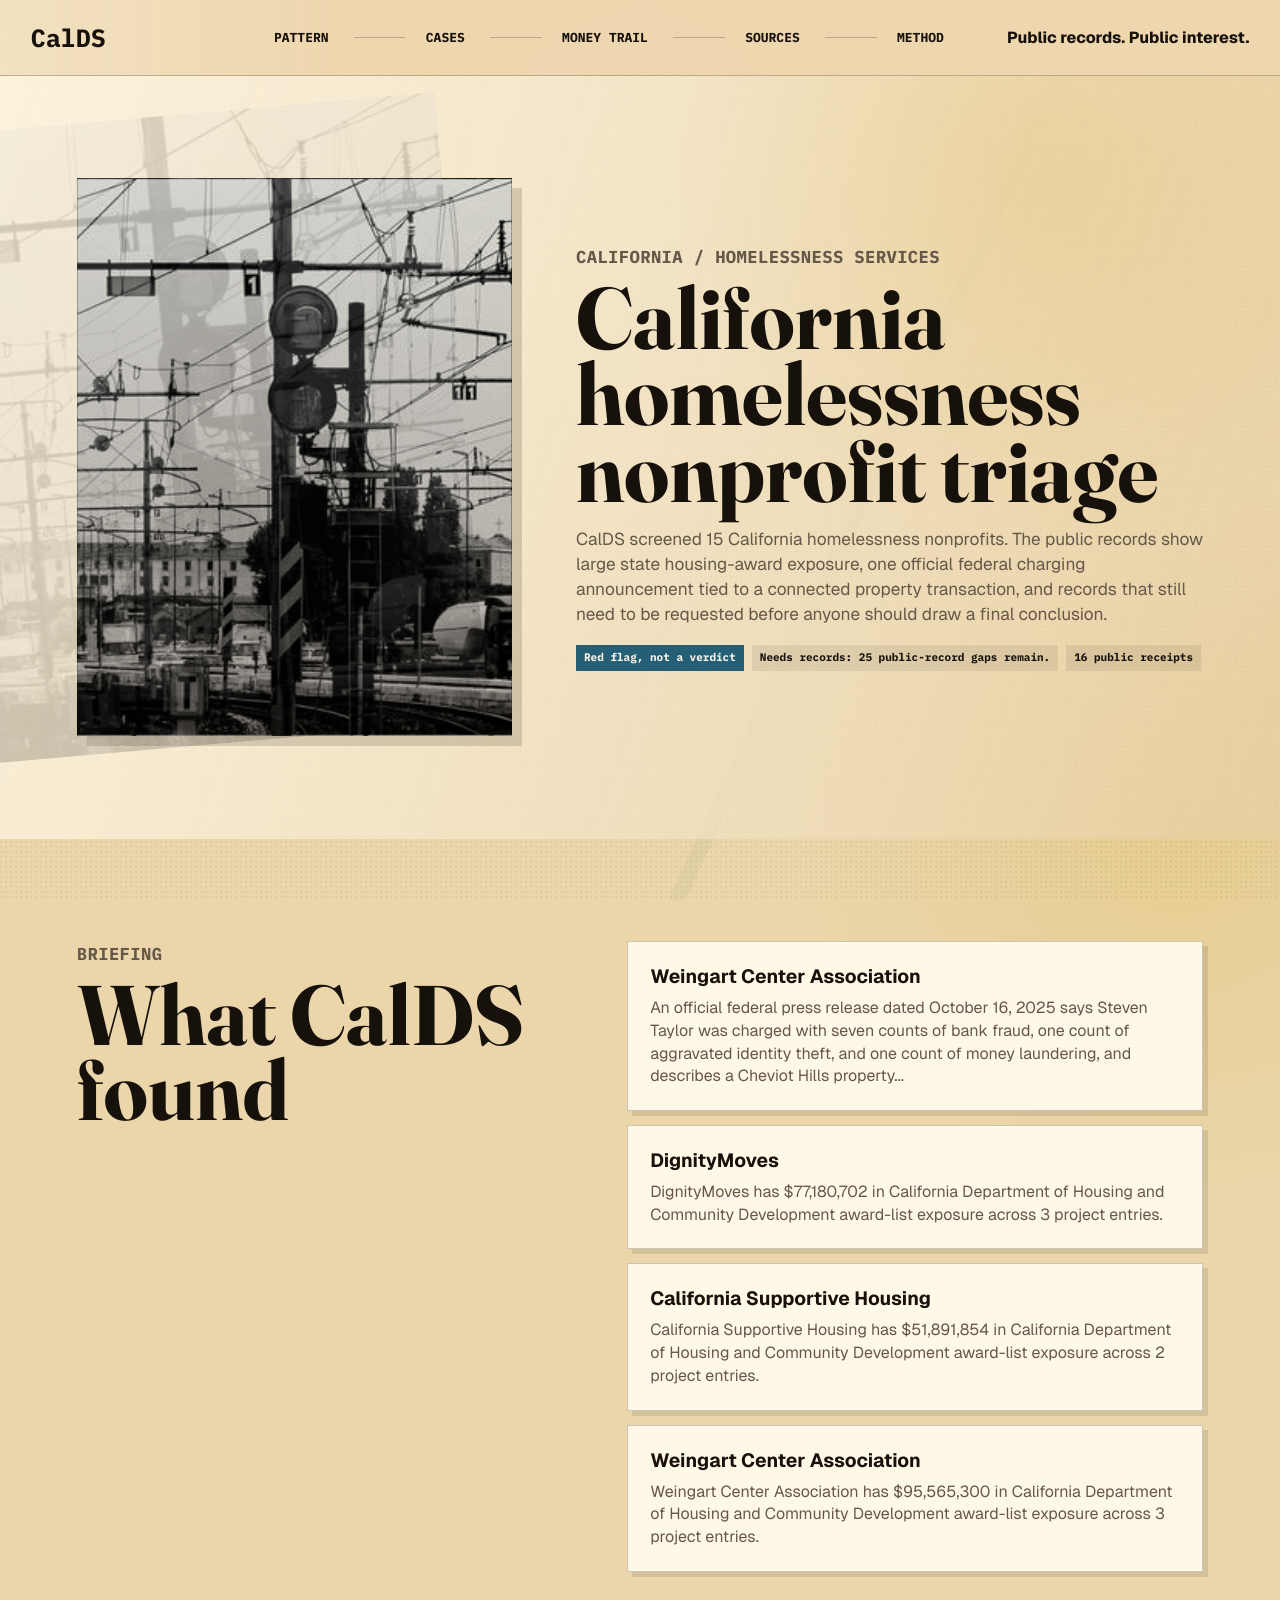
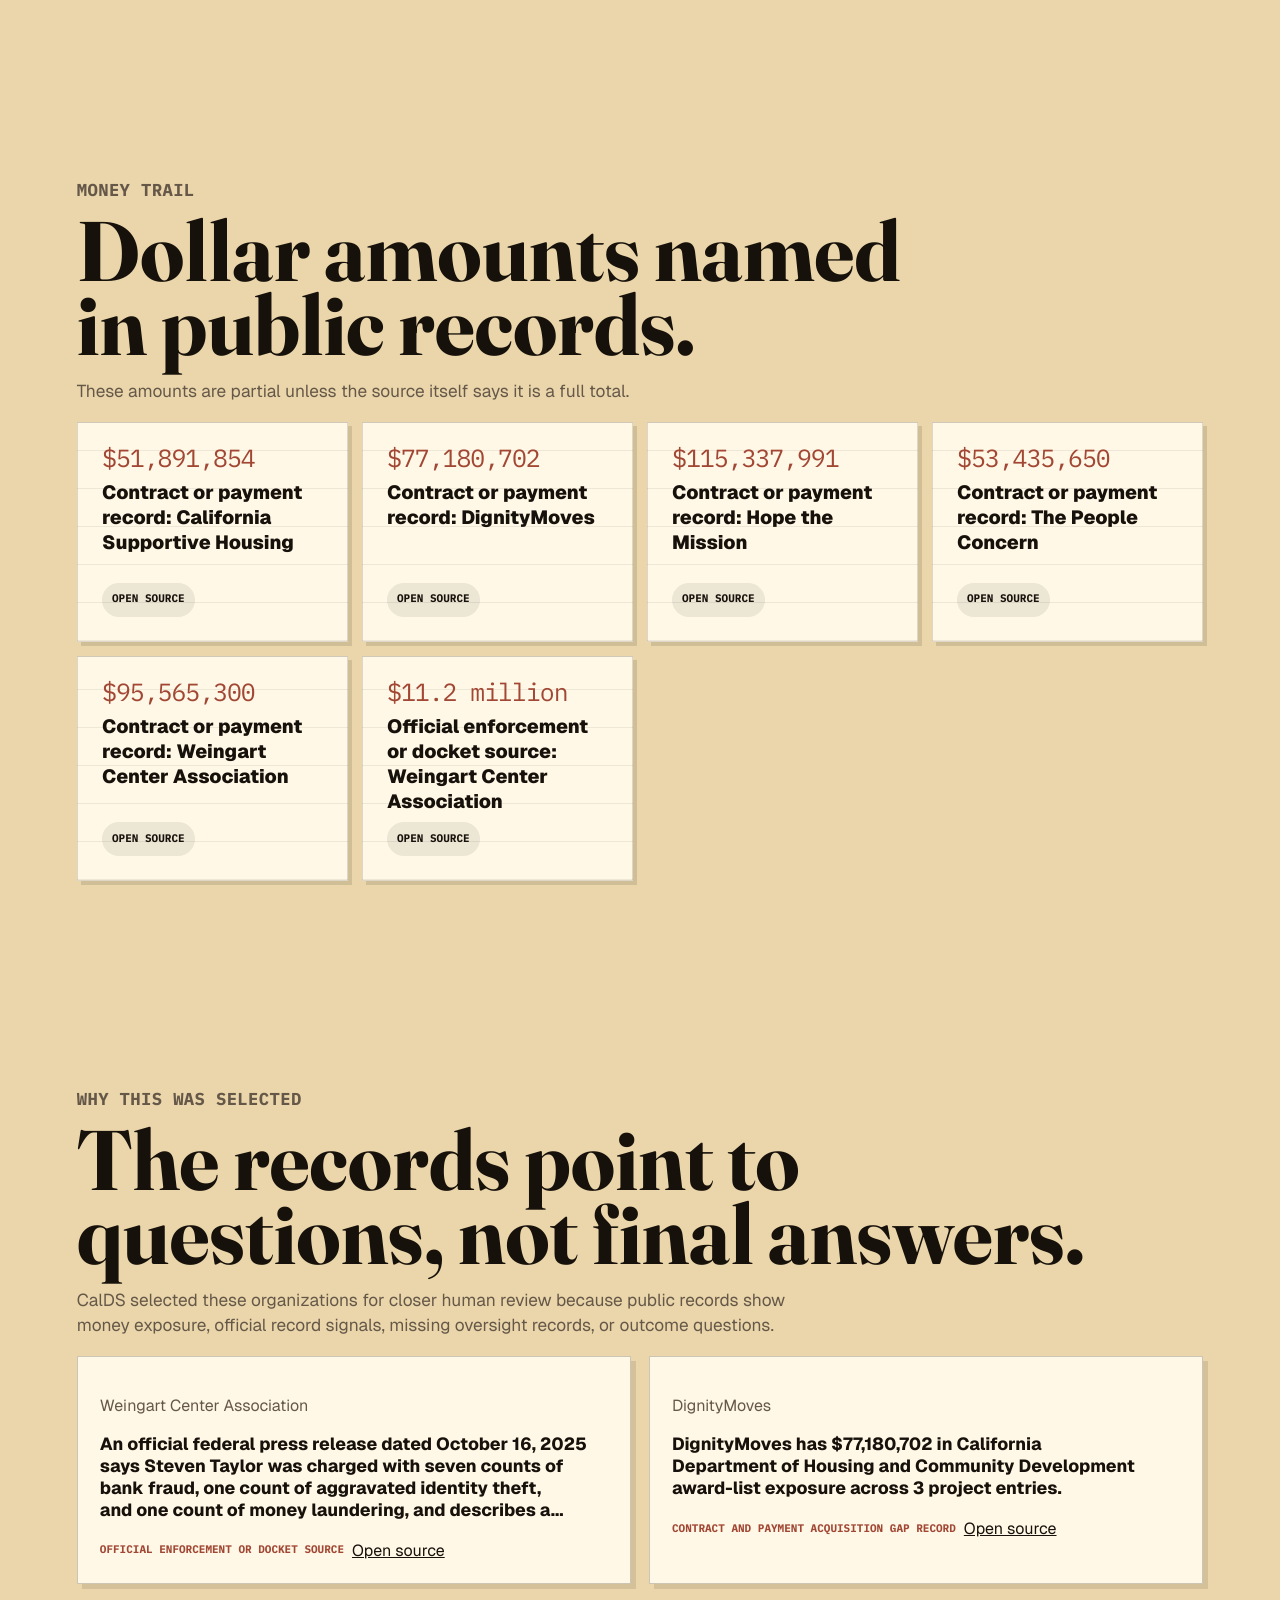
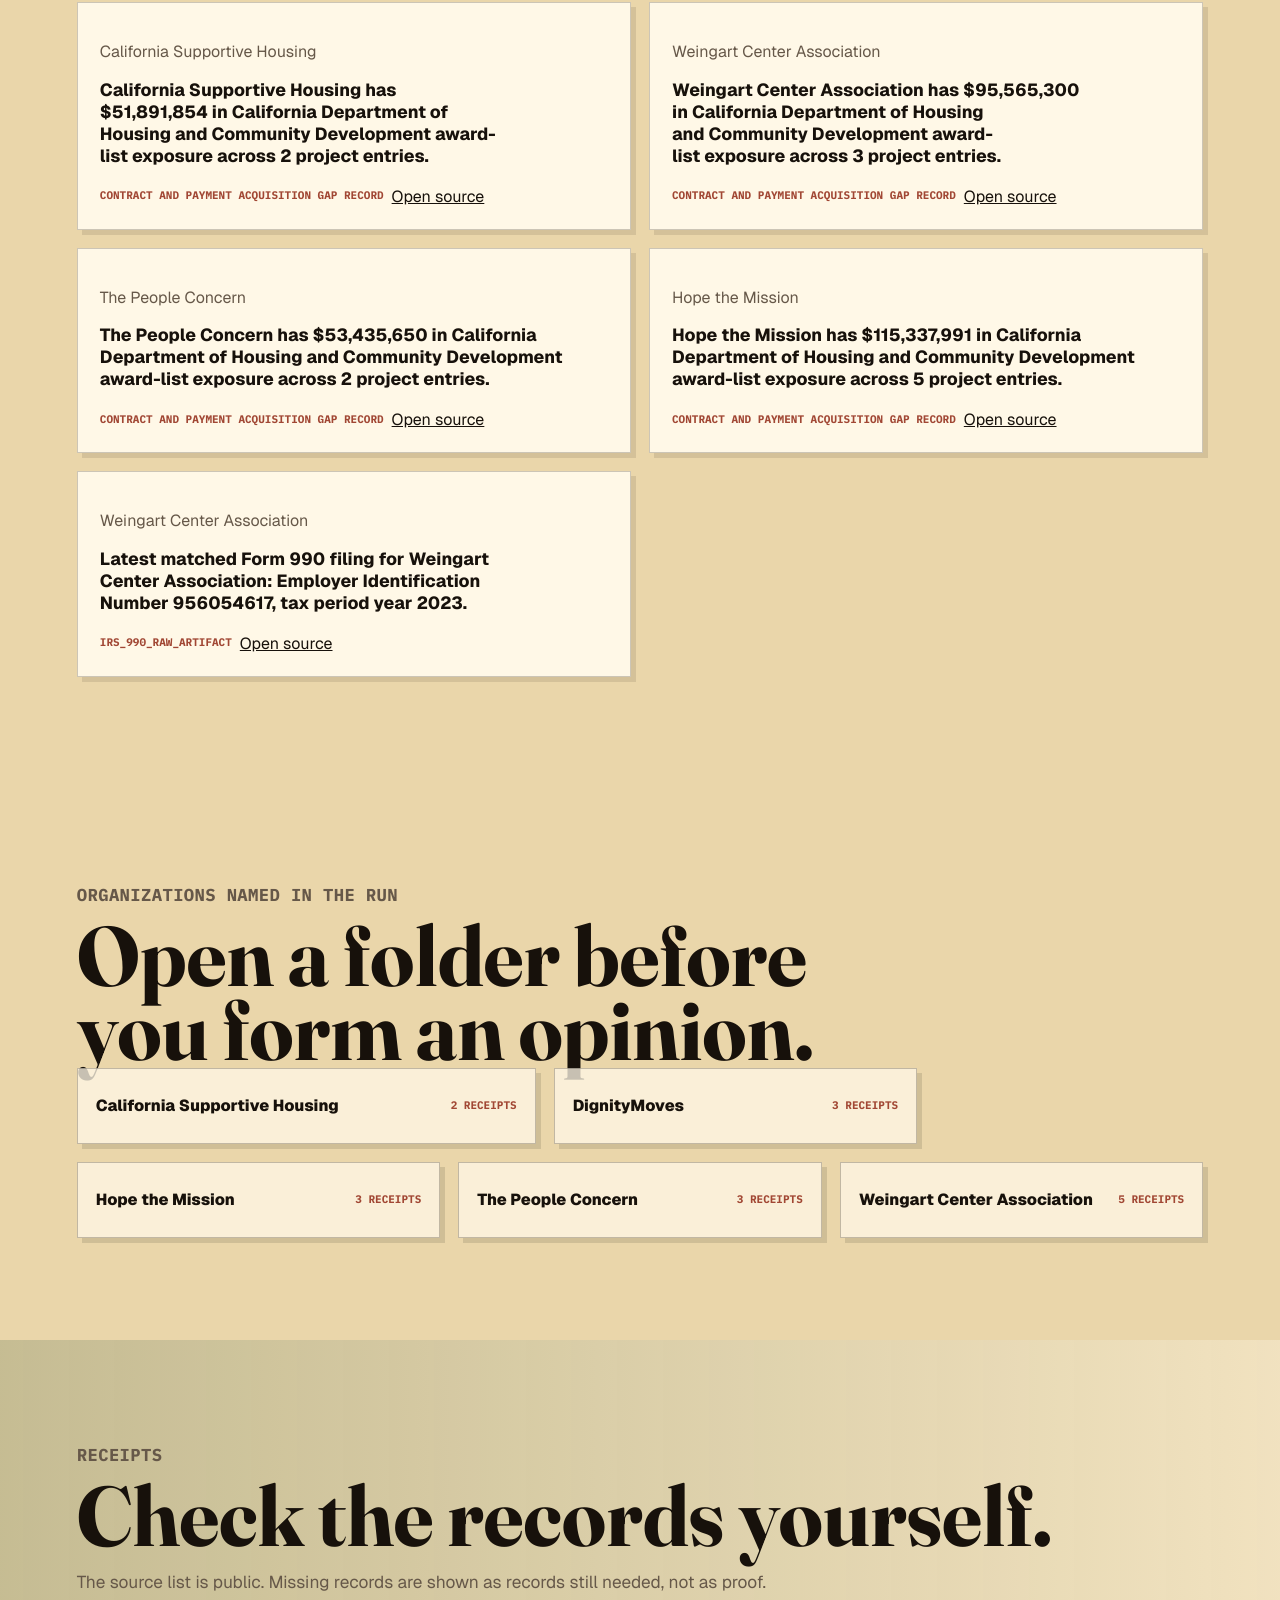
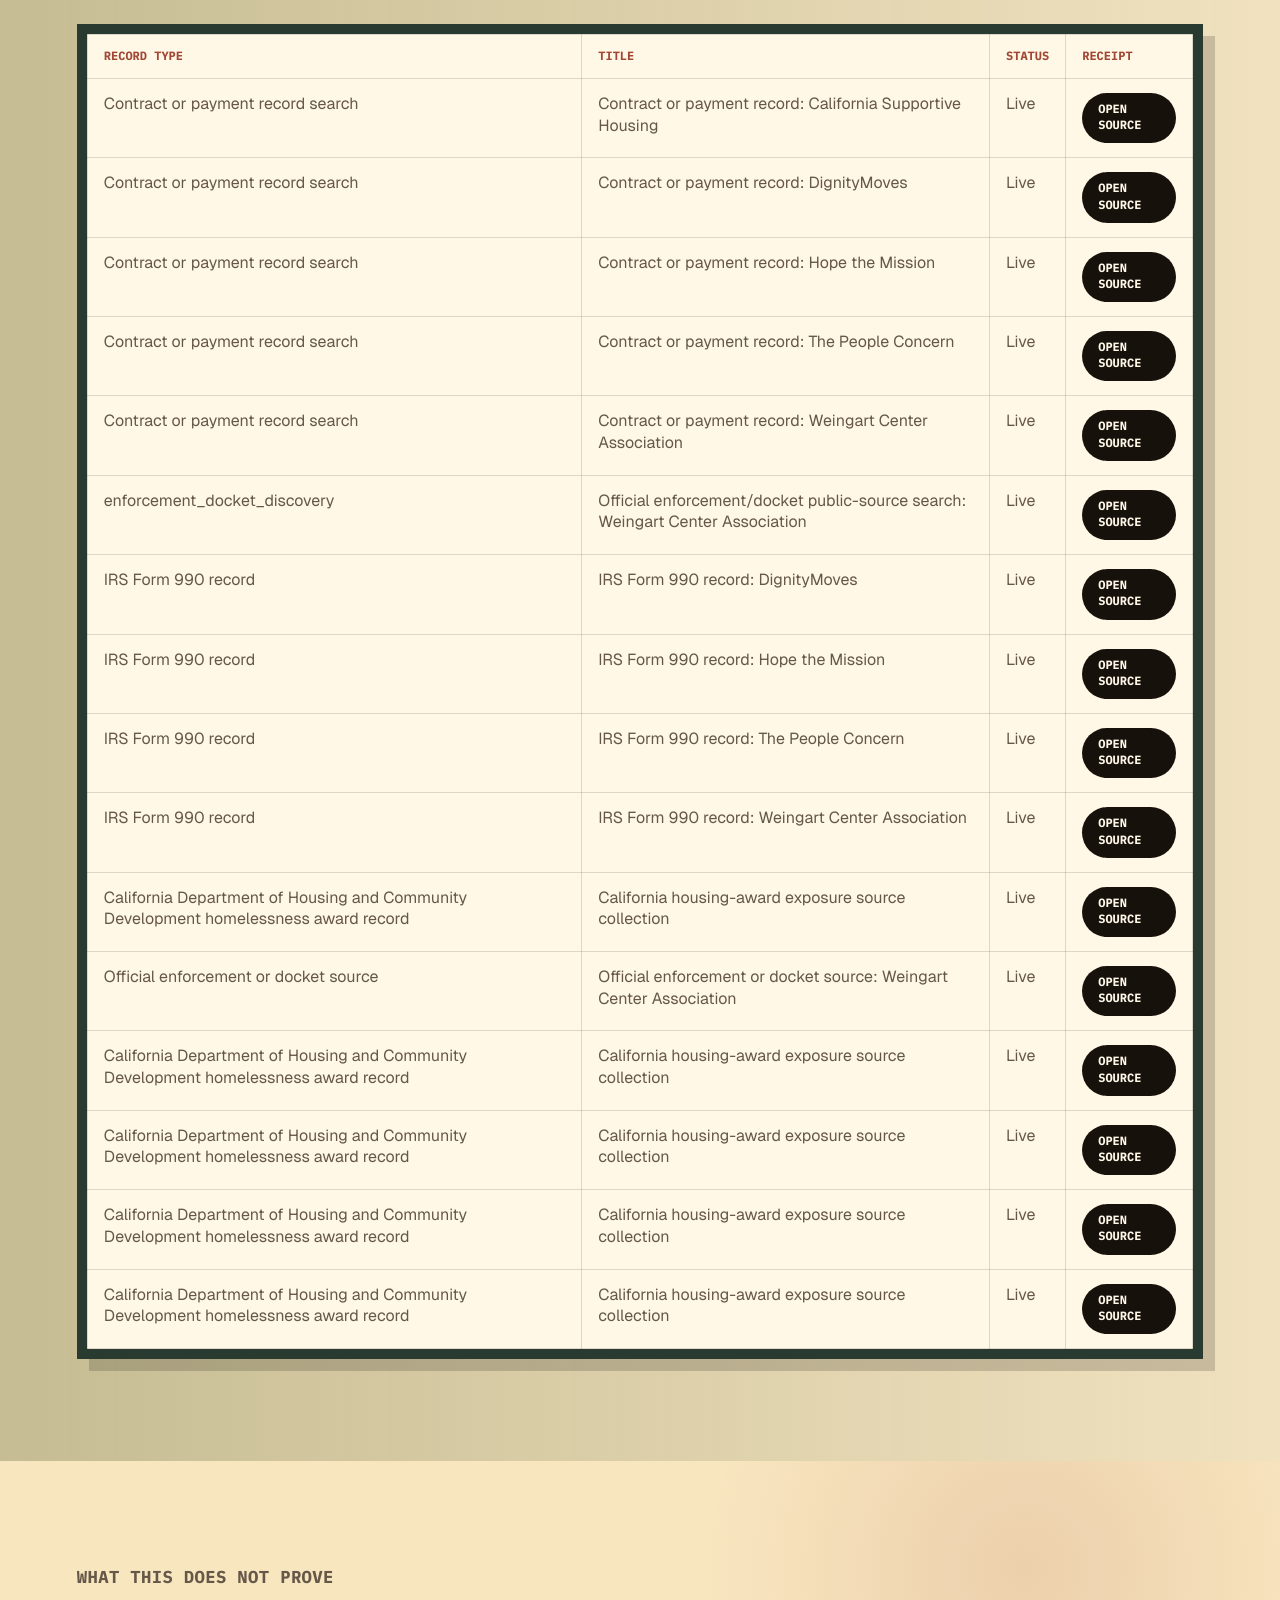
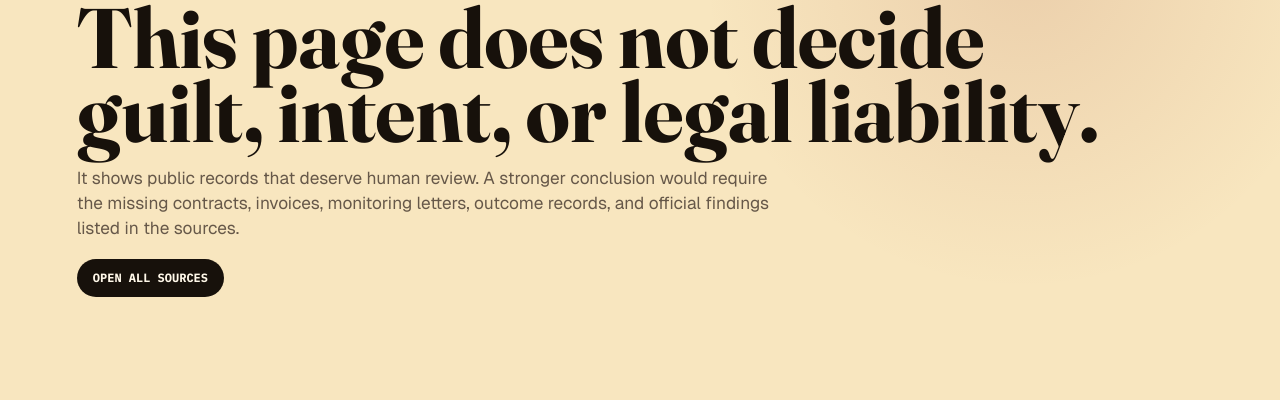
<file: cases/live_ca_homelessness_top15_2026_04_29/index.html>
<!doctype html>
<html lang="en">
<head>
  <meta charset="utf-8">
  <meta name="viewport" content="width=device-width, initial-scale=1">
  <title>Statewide homelessness | CalDS</title>
  <link rel="preconnect" href="https://fonts.googleapis.com">
  <link rel="preconnect" href="https://fonts.gstatic.com" crossorigin>
  <link href="https://fonts.googleapis.com/css2?family=Fraunces:opsz,wght@9..144,600;9..144,800;9..144,900&family=Geist:wght@400;520;650;760;900&family=IBM+Plex+Mono:wght@400;500;600;700&display=swap" rel="stylesheet">
  <link rel="stylesheet" href="../../styles.css">
</head>
<body class="case-page">

  <a class="skip-link" href="#main">Skip to story</a>
  <nav class="record-rail" aria-label="Primary navigation">
    <a class="brand" href="../../index.html">CalDS</a>
    <div class="rail-links">
      <a href="../../index.html#pattern">Pattern</a>
      <a href="../../cases/">Cases</a>
      <a href="../../index.html#money">Money trail</a>
      <a href="../../sources/">Sources</a>
      <a href="../../method/">Method</a>
    </div>
    <p>Public records. Public interest.</p>
  </nav>

  <main id="main" class="story-route">

    <header class="case-hero" style="--case-color:#9f3d2f">
      <div class="case-hero__art tone-civic" aria-hidden="true"></div>
      <div class="case-hero__copy">
        <p class="type-stamp">California / Homelessness services</p>
        <h1>California homelessness nonprofit triage</h1>
        <p>CalDS screened 15 California homelessness nonprofits. The public records show large state housing-award exposure, one official federal charging announcement tied to a connected property transaction, and records that still need to be requested before anyone should draw a final conclusion.</p>
        <div class="case-hero__status">
          <span>Red flag, not a verdict</span>
          <span>Needs records: 25 public-record gaps remain.</span>
          <span>16 public receipts</span>
        </div>
      </div>
    </header>

    <section class="story-brief">
      <div>
        <p class="type-stamp">Briefing</p>
        <h2>What CalDS found</h2>
      </div>
      <ul class="found-list">
            <li>
              <b>Weingart Center Association</b>
              <span>An official federal press release dated October 16, 2025 says Steven Taylor was charged with seven counts of bank fraud, one count of aggravated identity theft, and one count of money laundering, and describes a Cheviot Hills property...</span>
            </li>

            <li>
              <b>DignityMoves</b>
              <span>DignityMoves has $77,180,702 in California Department of Housing and Community Development award-list exposure across 3 project entries.</span>
            </li>

            <li>
              <b>California Supportive Housing</b>
              <span>California Supportive Housing has $51,891,854 in California Department of Housing and Community Development award-list exposure across 2 project entries.</span>
            </li>

            <li>
              <b>Weingart Center Association</b>
              <span>Weingart Center Association has $95,565,300 in California Department of Housing and Community Development award-list exposure across 3 project entries.</span>
            </li>
            </ul>
    </section>

    <section class="case-money">
      <div class="chapter-copy">
        <p class="type-stamp">Money trail</p>
        <h2>Dollar amounts named in public records.</h2>
        <p>These amounts are partial unless the source itself says it is a full total.</p>
      </div>
      <div class="mini-receipt-grid">
            <article class="mini-receipt">
              <span class="mini-receipt__amount">$51,891,854</span>
              <p>Contract or payment record: California Supportive Housing</p>
              <div class="mini-receipt__source"><a href="https://www.hcd.ca.gov/funding/homekey/funding-overview" target="_blank" rel="noreferrer">Open source</a></div>
            </article>

            <article class="mini-receipt">
              <span class="mini-receipt__amount">$77,180,702</span>
              <p>Contract or payment record: DignityMoves</p>
              <div class="mini-receipt__source"><a href="https://www.hcd.ca.gov/funding/homekey/funding-overview" target="_blank" rel="noreferrer">Open source</a></div>
            </article>

            <article class="mini-receipt">
              <span class="mini-receipt__amount">$115,337,991</span>
              <p>Contract or payment record: Hope the Mission</p>
              <div class="mini-receipt__source"><a href="https://www.hcd.ca.gov/funding/homekey/funding-overview" target="_blank" rel="noreferrer">Open source</a></div>
            </article>

            <article class="mini-receipt">
              <span class="mini-receipt__amount">$53,435,650</span>
              <p>Contract or payment record: The People Concern</p>
              <div class="mini-receipt__source"><a href="https://www.hcd.ca.gov/funding/homekey/funding-overview" target="_blank" rel="noreferrer">Open source</a></div>
            </article>

            <article class="mini-receipt">
              <span class="mini-receipt__amount">$95,565,300</span>
              <p>Contract or payment record: Weingart Center Association</p>
              <div class="mini-receipt__source"><a href="https://www.hcd.ca.gov/funding/homekey/funding-overview" target="_blank" rel="noreferrer">Open source</a></div>
            </article>

            <article class="mini-receipt">
              <span class="mini-receipt__amount">$11.2 million</span>
              <p>Official enforcement or docket source: Weingart Center Association</p>
              <div class="mini-receipt__source"><a href="https://www.fhfaoig.gov/sites/default/files/Beverly-Hills-Man-Arrested%2C-Brentwood-Man-Charged-in-Separate-Criminal-Cases-Linked-to-Fraud-in-Public-Homelessness-Funds.pdf" target="_blank" rel="noreferrer">Open source</a></div>
            </article>
            </div>
    </section>

    <section class="case-findings">
      <div class="chapter-copy">
        <p class="type-stamp">Why this was selected</p>
        <h2>The records point to questions, not final answers.</h2>
        <p>CalDS selected these organizations for closer human review because public records show money exposure, official record signals, missing oversight records, or outcome questions.</p>
      </div>
      <div class="finding-stack">
            <article class="finding-card">
              <p>Weingart Center Association</p>
              <h3>An official federal press release dated October 16, 2025 says Steven Taylor was charged with seven counts of bank fraud, one count of aggravated identity theft, and one count of money laundering, and describes a...</h3>
              <div class="finding-card__meta">
                <span>Official enforcement or docket source</span>
                <a href="https://www.fhfaoig.gov/sites/default/files/Beverly-Hills-Man-Arrested%2C-Brentwood-Man-Charged-in-Separate-Criminal-Cases-Linked-to-Fraud-in-Public-Homelessness-Funds.pdf" target="_blank" rel="noreferrer">Open source</a>
              </div>
            </article>

            <article class="finding-card">
              <p>DignityMoves</p>
              <h3>DignityMoves has $77,180,702 in California Department of Housing and Community Development award-list exposure across 3 project entries.</h3>
              <div class="finding-card__meta">
                <span>Contract and payment acquisition gap record</span>
                <a href="https://www.hcd.ca.gov/funding/homekey/funding-overview" target="_blank" rel="noreferrer">Open source</a>
              </div>
            </article>

            <article class="finding-card">
              <p>California Supportive Housing</p>
              <h3>California Supportive Housing has $51,891,854 in California Department of Housing and Community Development award-list exposure across 2 project entries.</h3>
              <div class="finding-card__meta">
                <span>Contract and payment acquisition gap record</span>
                <a href="https://www.hcd.ca.gov/funding/homekey/funding-overview" target="_blank" rel="noreferrer">Open source</a>
              </div>
            </article>

            <article class="finding-card">
              <p>Weingart Center Association</p>
              <h3>Weingart Center Association has $95,565,300 in California Department of Housing and Community Development award-list exposure across 3 project entries.</h3>
              <div class="finding-card__meta">
                <span>Contract and payment acquisition gap record</span>
                <a href="https://www.hcd.ca.gov/funding/homekey/funding-overview" target="_blank" rel="noreferrer">Open source</a>
              </div>
            </article>

            <article class="finding-card">
              <p>The People Concern</p>
              <h3>The People Concern has $53,435,650 in California Department of Housing and Community Development award-list exposure across 2 project entries.</h3>
              <div class="finding-card__meta">
                <span>Contract and payment acquisition gap record</span>
                <a href="https://www.hcd.ca.gov/funding/homekey/funding-overview" target="_blank" rel="noreferrer">Open source</a>
              </div>
            </article>

            <article class="finding-card">
              <p>Hope the Mission</p>
              <h3>Hope the Mission has $115,337,991 in California Department of Housing and Community Development award-list exposure across 5 project entries.</h3>
              <div class="finding-card__meta">
                <span>Contract and payment acquisition gap record</span>
                <a href="https://www.hcd.ca.gov/funding/homekey/funding-overview" target="_blank" rel="noreferrer">Open source</a>
              </div>
            </article>

            <article class="finding-card">
              <p>Weingart Center Association</p>
              <h3>Latest matched Form 990 filing for Weingart Center Association: Employer Identification Number 956054617, tax period year 2023.</h3>
              <div class="finding-card__meta">
                <span>irs_990_raw_artifact</span>
                <a href="https://apps.irs.gov/pub/epostcard/990/xml/2024/2024_TEOS_XML_03A.zip" target="_blank" rel="noreferrer">Open source</a>
              </div>
            </article>
            </div>
    </section>

    <section class="case-entities">
      <div class="chapter-copy">
        <p class="type-stamp">Organizations named in the run</p>
        <h2>Open a folder before you form an opinion.</h2>
      </div>
      <div class="folder-grid">
            <details class="entity-folder case-entity">
              <summary><span>California Supportive Housing</span><small>2 receipts</small></summary>
              <div>
                <p>No source-backed service description is shown in this public export.</p>
                <ul><li>California Supportive Housing has $51,891,854 in California Department of Housing and Community Development award-list exposure across 2 project entries.</li></ul>
              </div>
            </details>

            <details class="entity-folder case-entity">
              <summary><span>DignityMoves</span><small>3 receipts</small></summary>
              <div>
                <p>No source-backed service description is shown in this public export.</p>
                <ul><li>DignityMoves has $77,180,702 in California Department of Housing and Community Development award-list exposure across 3 project entries.</li><li>Latest matched Form 990 filing for DignityMoves: Employer Identification Number 871111468, tax period year 2023.</li></ul>
              </div>
            </details>

            <details class="entity-folder case-entity">
              <summary><span>Hope the Mission</span><small>3 receipts</small></summary>
              <div>
                <p>No source-backed service description is shown in this public export.</p>
                <ul><li>Hope the Mission has $115,337,991 in California Department of Housing and Community Development award-list exposure across 5 project entries.</li><li>Latest matched Form 990 filing for Hope the Mission: Employer Identification Number 272053273, tax period year 2023.</li></ul>
              </div>
            </details>

            <details class="entity-folder case-entity">
              <summary><span>The People Concern</span><small>3 receipts</small></summary>
              <div>
                <p>No source-backed service description is shown in this public export.</p>
                <ul><li>The People Concern has $53,435,650 in California Department of Housing and Community Development award-list exposure across 2 project entries.</li><li>Latest matched Form 990 filing for The People Concern: Employer Identification Number 956143865, tax period year 2023.</li></ul>
              </div>
            </details>

            <details class="entity-folder case-entity">
              <summary><span>Weingart Center Association</span><small>5 receipts</small></summary>
              <div>
                <p>No source-backed service description is shown in this public export.</p>
                <ul><li>An official federal press release dated October 16, 2025 says Steven Taylor was charged with seven counts of bank fraud, one count of aggravated identity theft, and one...</li><li>Weingart Center Association has $95,565,300 in California Department of Housing and Community Development award-list exposure across 3 project entries.</li><li>Latest matched Form 990 filing for Weingart Center Association: Employer Identification Number 956054617, tax period year 2023.</li></ul>
              </div>
            </details>
            </div>
    </section>

    <section class="source-room case-source-room">
      <div class="source-room__intro">
        <p class="type-stamp">Receipts</p>
        <h2>Check the records yourself.</h2>
        <p>The source list is public. Missing records are shown as records still needed, not as proof.</p>
      </div>
      <div class="source-cabinet">
        <table class="source-table">
          <thead><tr><th>Record type</th><th>Title</th><th>Status</th><th>Receipt</th></tr></thead>
          <tbody>
        <tr data-source-id="source_aed0b285da2580f7">
          <td>Contract or payment record search</td>
          <td>Contract or payment record: California Supportive Housing</td>
          <td>Live</td>
          <td><a href="https://www.hcd.ca.gov/funding/homekey/funding-overview" target="_blank" rel="noreferrer">Open source</a></td>
        </tr>

        <tr data-source-id="source_623e8384c050cac1">
          <td>Contract or payment record search</td>
          <td>Contract or payment record: DignityMoves</td>
          <td>Live</td>
          <td><a href="https://www.hcd.ca.gov/funding/homekey/funding-overview" target="_blank" rel="noreferrer">Open source</a></td>
        </tr>

        <tr data-source-id="source_24b3eae831438e36">
          <td>Contract or payment record search</td>
          <td>Contract or payment record: Hope the Mission</td>
          <td>Live</td>
          <td><a href="https://www.hcd.ca.gov/funding/homekey/funding-overview" target="_blank" rel="noreferrer">Open source</a></td>
        </tr>

        <tr data-source-id="source_98b8fc83c977ef43">
          <td>Contract or payment record search</td>
          <td>Contract or payment record: The People Concern</td>
          <td>Live</td>
          <td><a href="https://www.hcd.ca.gov/funding/homekey/funding-overview" target="_blank" rel="noreferrer">Open source</a></td>
        </tr>

        <tr data-source-id="source_82cf4e7d5e876356">
          <td>Contract or payment record search</td>
          <td>Contract or payment record: Weingart Center Association</td>
          <td>Live</td>
          <td><a href="https://www.hcd.ca.gov/funding/homekey/funding-overview" target="_blank" rel="noreferrer">Open source</a></td>
        </tr>

        <tr data-source-id="source_8d8cc266cbf913b7">
          <td>enforcement_docket_discovery</td>
          <td>Official enforcement/docket public-source search: Weingart Center Association</td>
          <td>Live</td>
          <td><a href="https://www.justice.gov/" target="_blank" rel="noreferrer">Open source</a></td>
        </tr>

        <tr data-source-id="source_7c26a981736f8012">
          <td>IRS Form 990 record</td>
          <td>IRS Form 990 record: DignityMoves</td>
          <td>Live</td>
          <td><a href="https://apps.irs.gov/pub/epostcard/990/xml/2024/2024_TEOS_XML_07A.zip" target="_blank" rel="noreferrer">Open source</a></td>
        </tr>

        <tr data-source-id="source_7d071dd160e1c081">
          <td>IRS Form 990 record</td>
          <td>IRS Form 990 record: Hope the Mission</td>
          <td>Live</td>
          <td><a href="https://apps.irs.gov/pub/epostcard/990/xml/2024/2024_TEOS_XML_11A.zip" target="_blank" rel="noreferrer">Open source</a></td>
        </tr>

        <tr data-source-id="source_ff7add9be3fc69ad">
          <td>IRS Form 990 record</td>
          <td>IRS Form 990 record: The People Concern</td>
          <td>Live</td>
          <td><a href="https://apps.irs.gov/pub/epostcard/990/xml/2024/2024_TEOS_XML_05A.zip" target="_blank" rel="noreferrer">Open source</a></td>
        </tr>

        <tr data-source-id="source_c7efdea6410205a5">
          <td>IRS Form 990 record</td>
          <td>IRS Form 990 record: Weingart Center Association</td>
          <td>Live</td>
          <td><a href="https://apps.irs.gov/pub/epostcard/990/xml/2024/2024_TEOS_XML_03A.zip" target="_blank" rel="noreferrer">Open source</a></td>
        </tr>

        <tr data-source-id="source_954f81e4282c6710">
          <td>California Department of Housing and Community Development homelessness award record</td>
          <td>California housing-award exposure source collection</td>
          <td>Live</td>
          <td><a href="https://www.hcd.ca.gov/sites/default/files/docs/grants-and-funding/homekey/homekey-round-3-awardee-list.pdf" target="_blank" rel="noreferrer">Open source</a></td>
        </tr>

        <tr data-source-id="source_2c61fae7fe11eb0a">
          <td>Official enforcement or docket source</td>
          <td>Official enforcement or docket source: Weingart Center Association</td>
          <td>Live</td>
          <td><a href="https://www.fhfaoig.gov/sites/default/files/Beverly-Hills-Man-Arrested%2C-Brentwood-Man-Charged-in-Separate-Criminal-Cases-Linked-to-Fraud-in-Public-Homelessness-Funds.pdf" target="_blank" rel="noreferrer">Open source</a></td>
        </tr>

        <tr data-source-id="source_e0633bb90df98b6e">
          <td>California Department of Housing and Community Development homelessness award record</td>
          <td>California housing-award exposure source collection</td>
          <td>Live</td>
          <td><a href="https://www.hcd.ca.gov/sites/default/files/docs/grants-and-funding/homekey/homekey-round-3-awardee-list.pdf" target="_blank" rel="noreferrer">Open source</a></td>
        </tr>

        <tr data-source-id="source_38b519ff478dcadc">
          <td>California Department of Housing and Community Development homelessness award record</td>
          <td>California housing-award exposure source collection</td>
          <td>Live</td>
          <td><a href="https://www.hcd.ca.gov/sites/default/files/docs/grants-and-funding/homekey/hk-plus-awardee-list.pdf" target="_blank" rel="noreferrer">Open source</a></td>
        </tr>

        <tr data-source-id="source_fd54c34a3b3221be">
          <td>California Department of Housing and Community Development homelessness award record</td>
          <td>California housing-award exposure source collection</td>
          <td>Live</td>
          <td><a href="https://www.hcd.ca.gov/sites/default/files/docs/grants-and-funding/homekey/hk-plus-awardee-list.pdf" target="_blank" rel="noreferrer">Open source</a></td>
        </tr>

        <tr data-source-id="source_809845a7789f5908">
          <td>California Department of Housing and Community Development homelessness award record</td>
          <td>California housing-award exposure source collection</td>
          <td>Live</td>
          <td><a href="https://www.hcd.ca.gov/sites/default/files/docs/grants-and-funding/homekey/hk-plus-awardee-list.pdf" target="_blank" rel="noreferrer">Open source</a></td>
        </tr>
        </tbody>
        </table>
      </div>
    </section>

    <section class="method-wall case-caveat">
      <p class="type-stamp">What this does not prove</p>
      <h2>This page does not decide guilt, intent, or legal liability.</h2>
      <p>It shows public records that deserve human review. A stronger conclusion would require the missing contracts, invoices, monitoring letters, outcome records, and official findings listed in the sources.</p>
      <a class="paper-link" href="../../sources/">Open all sources</a>
    </section>

  </main>
  <script src="../../app.js"></script>
</body>
</html>
</file>
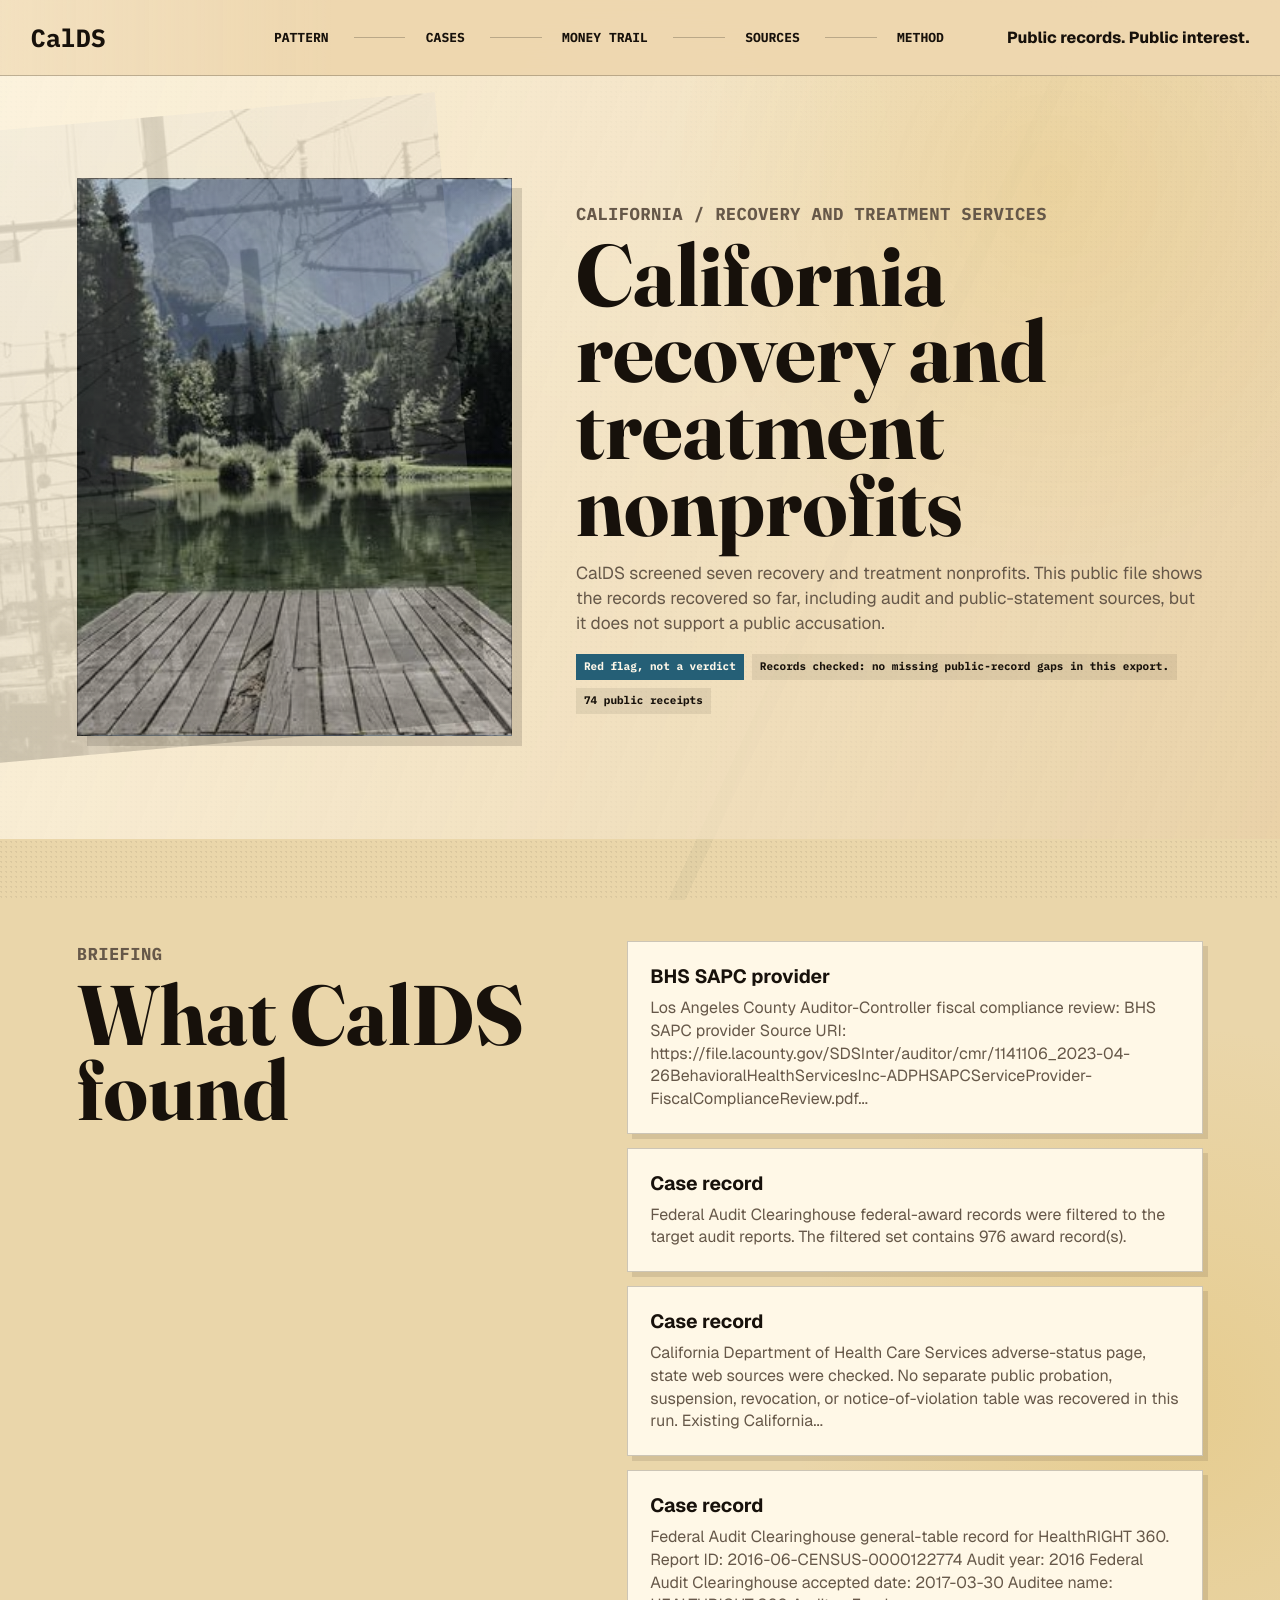
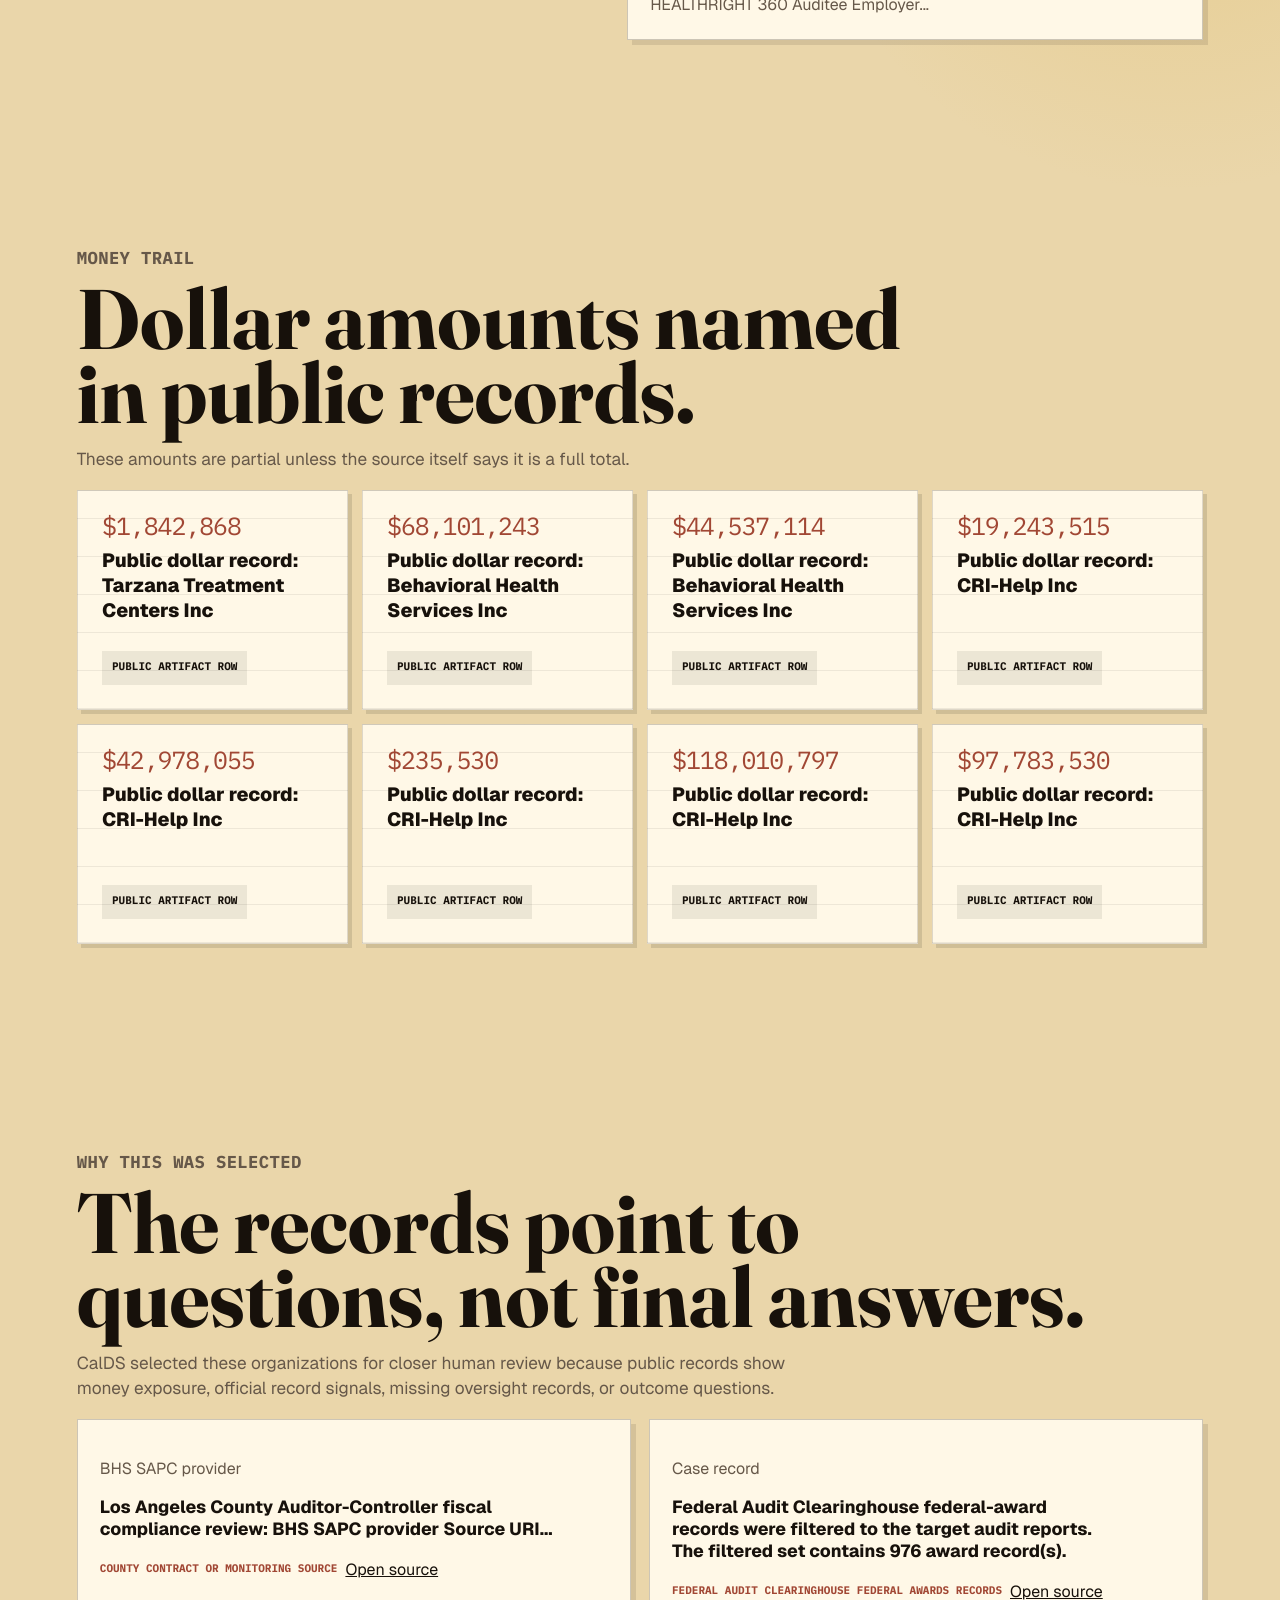
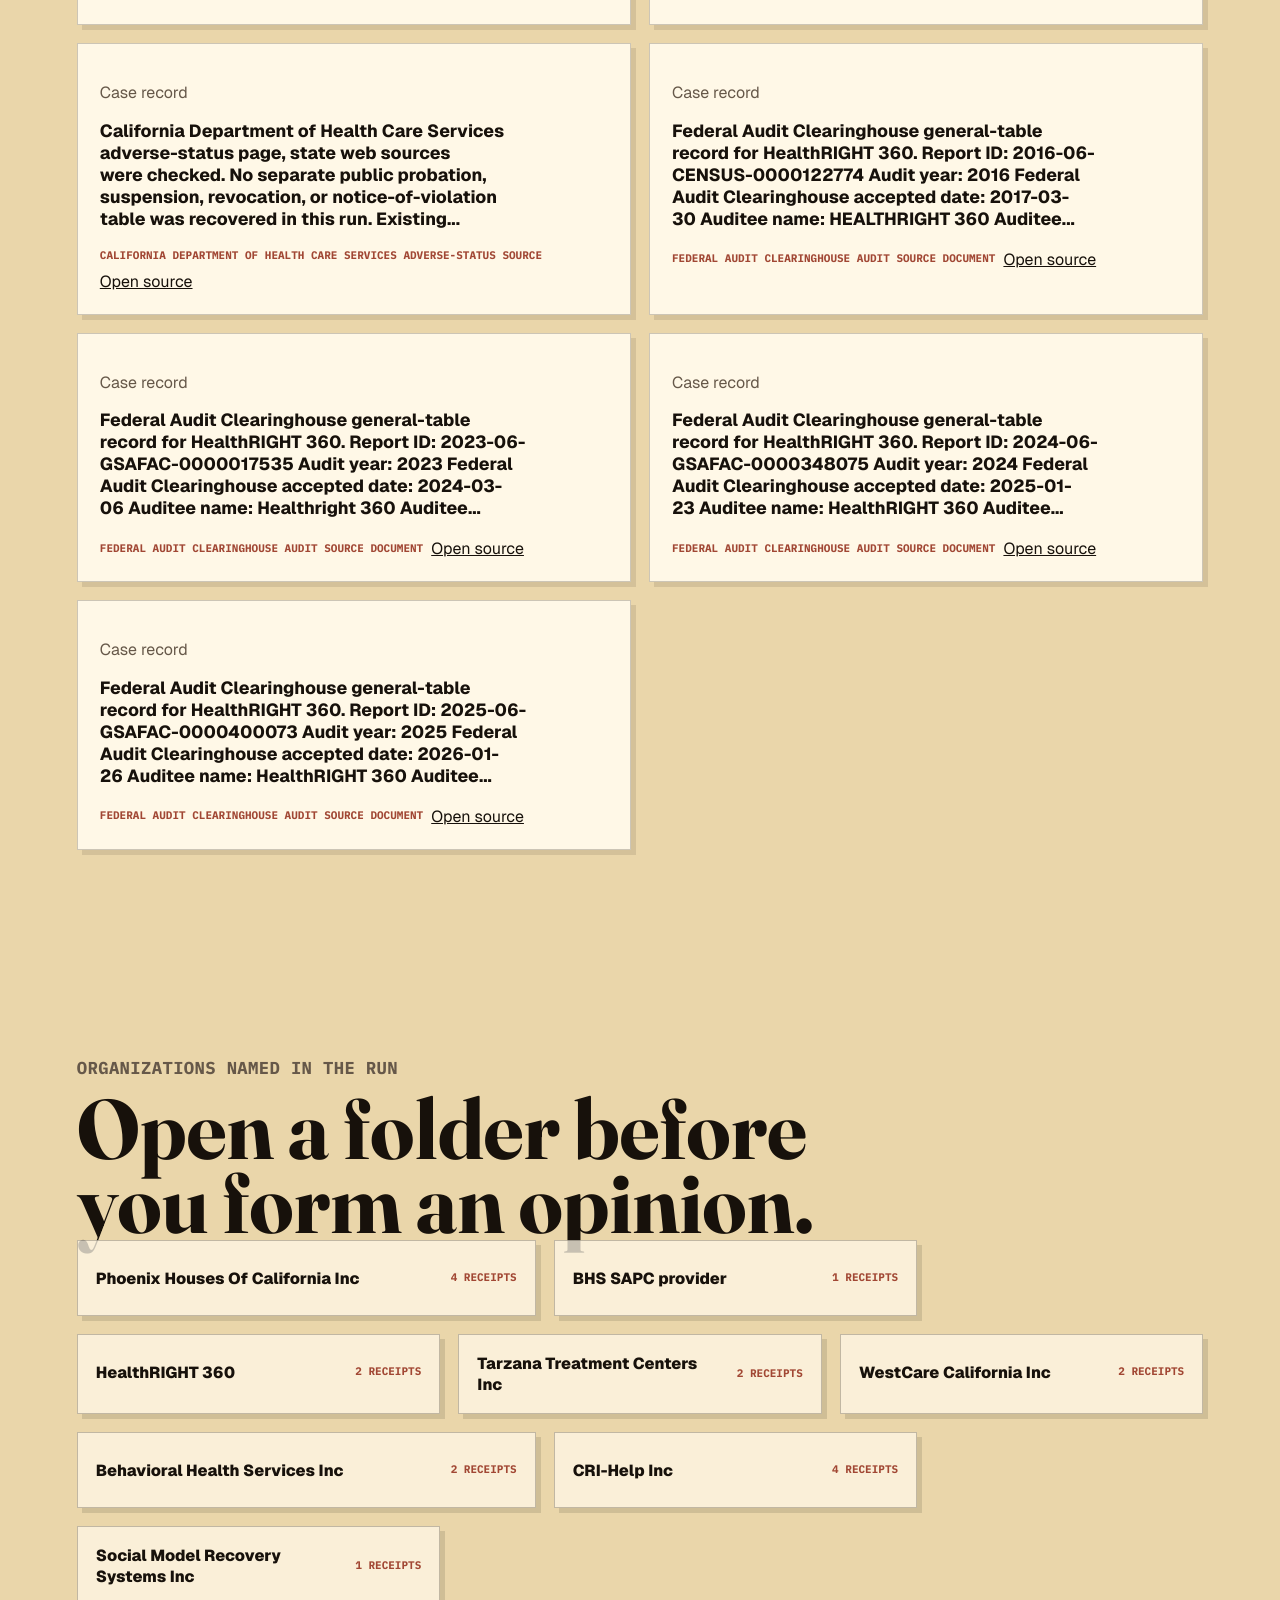
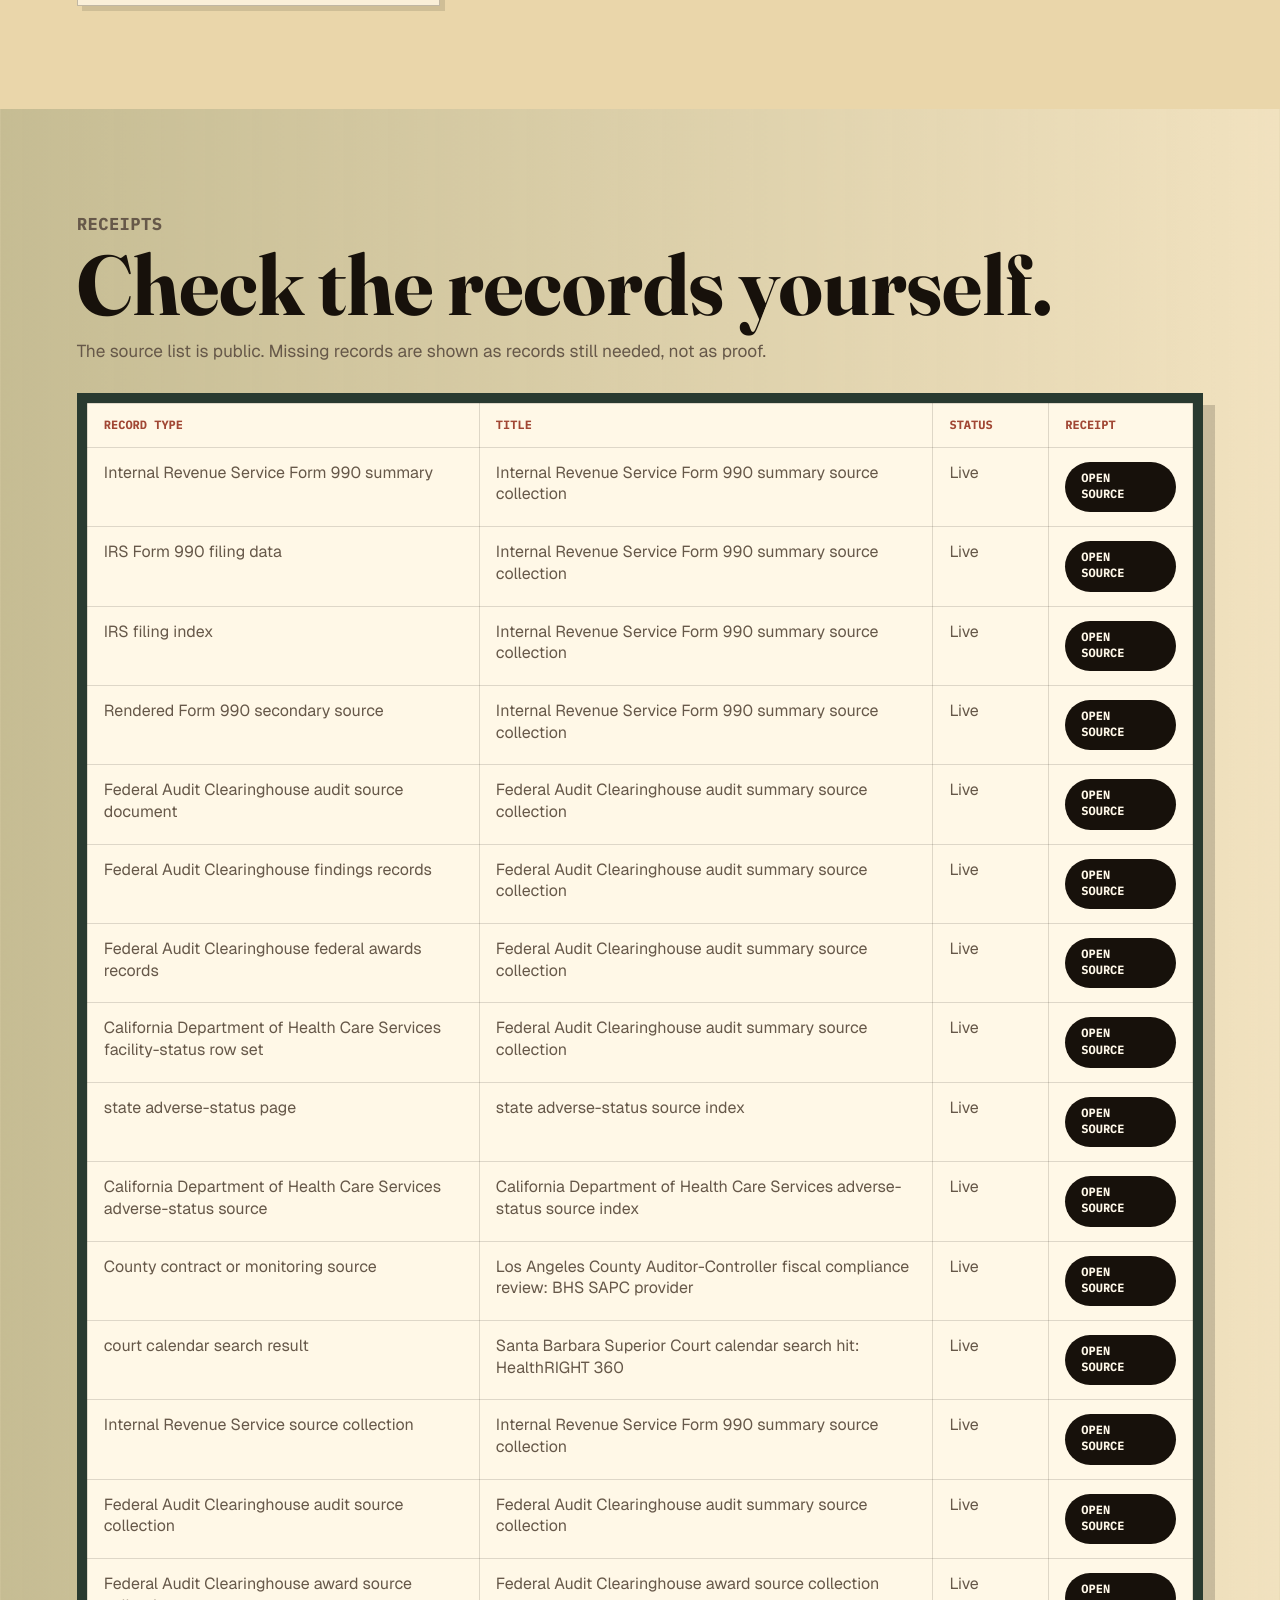
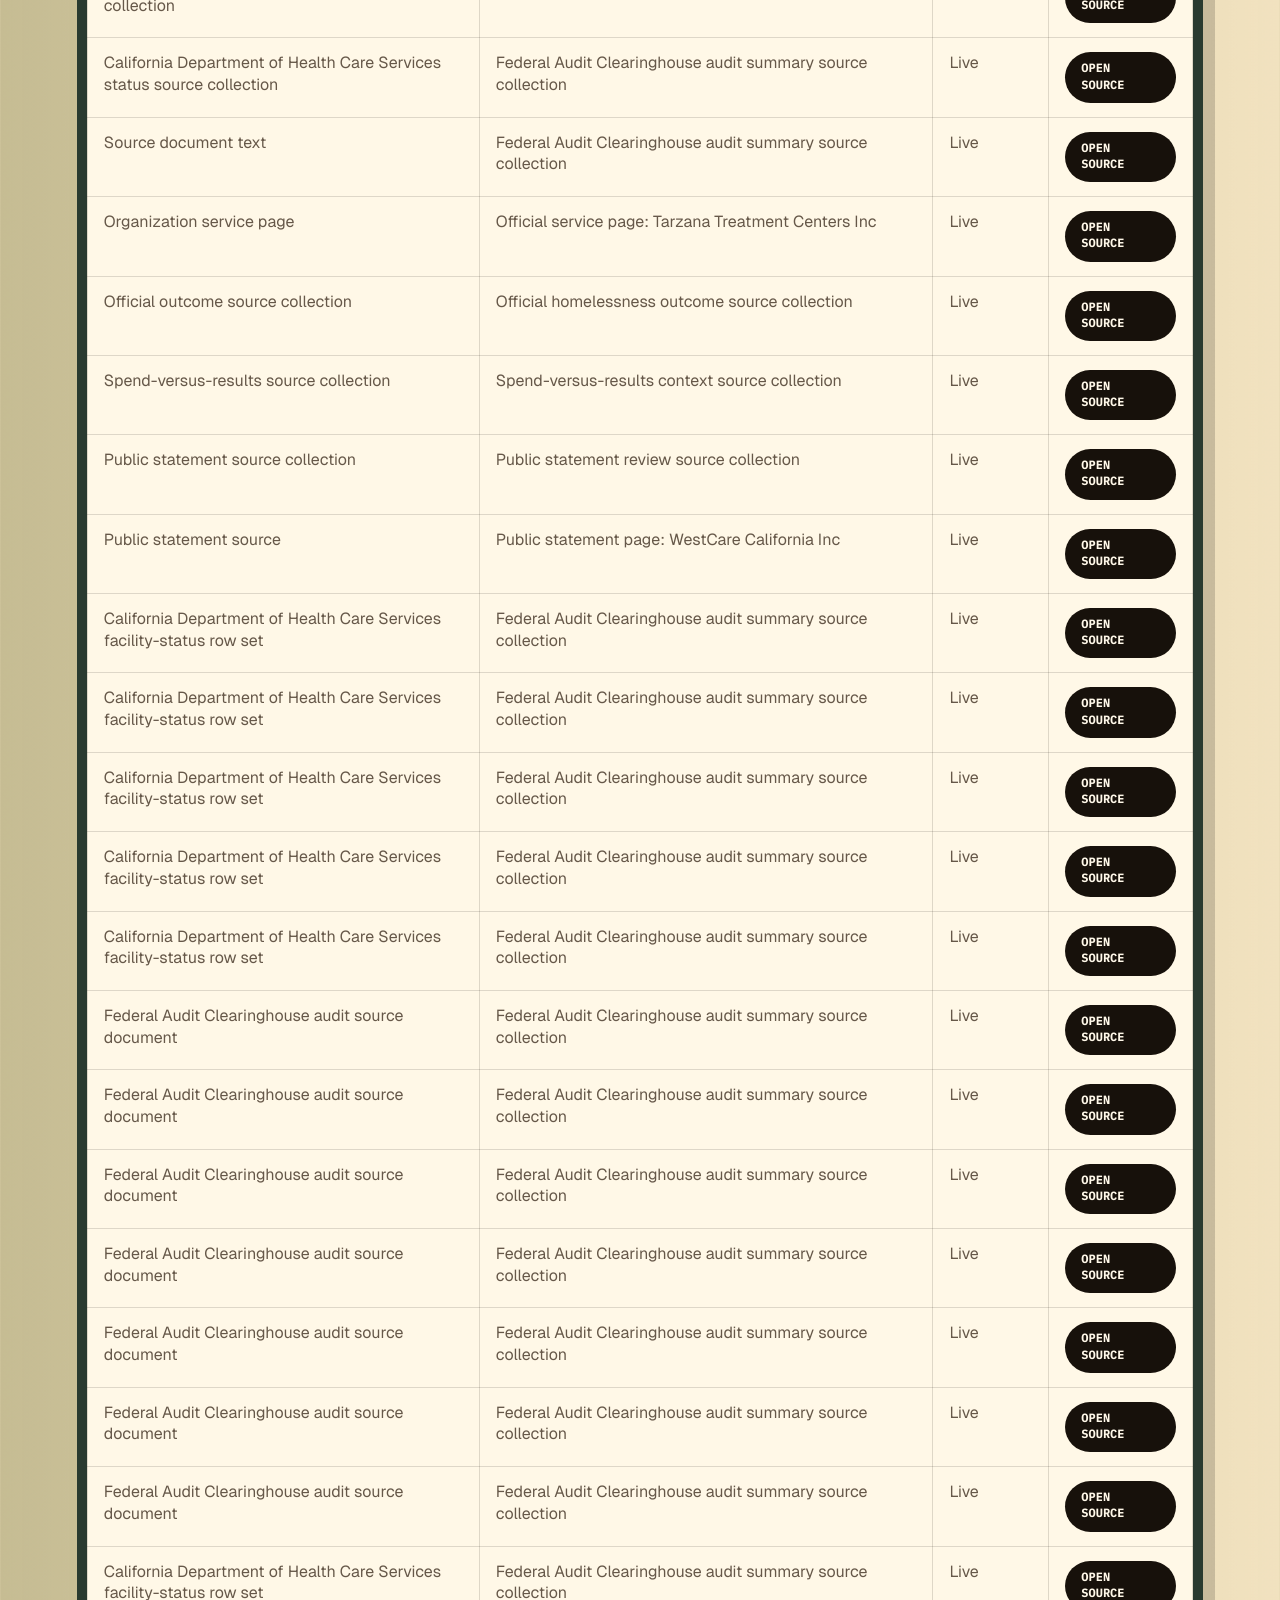
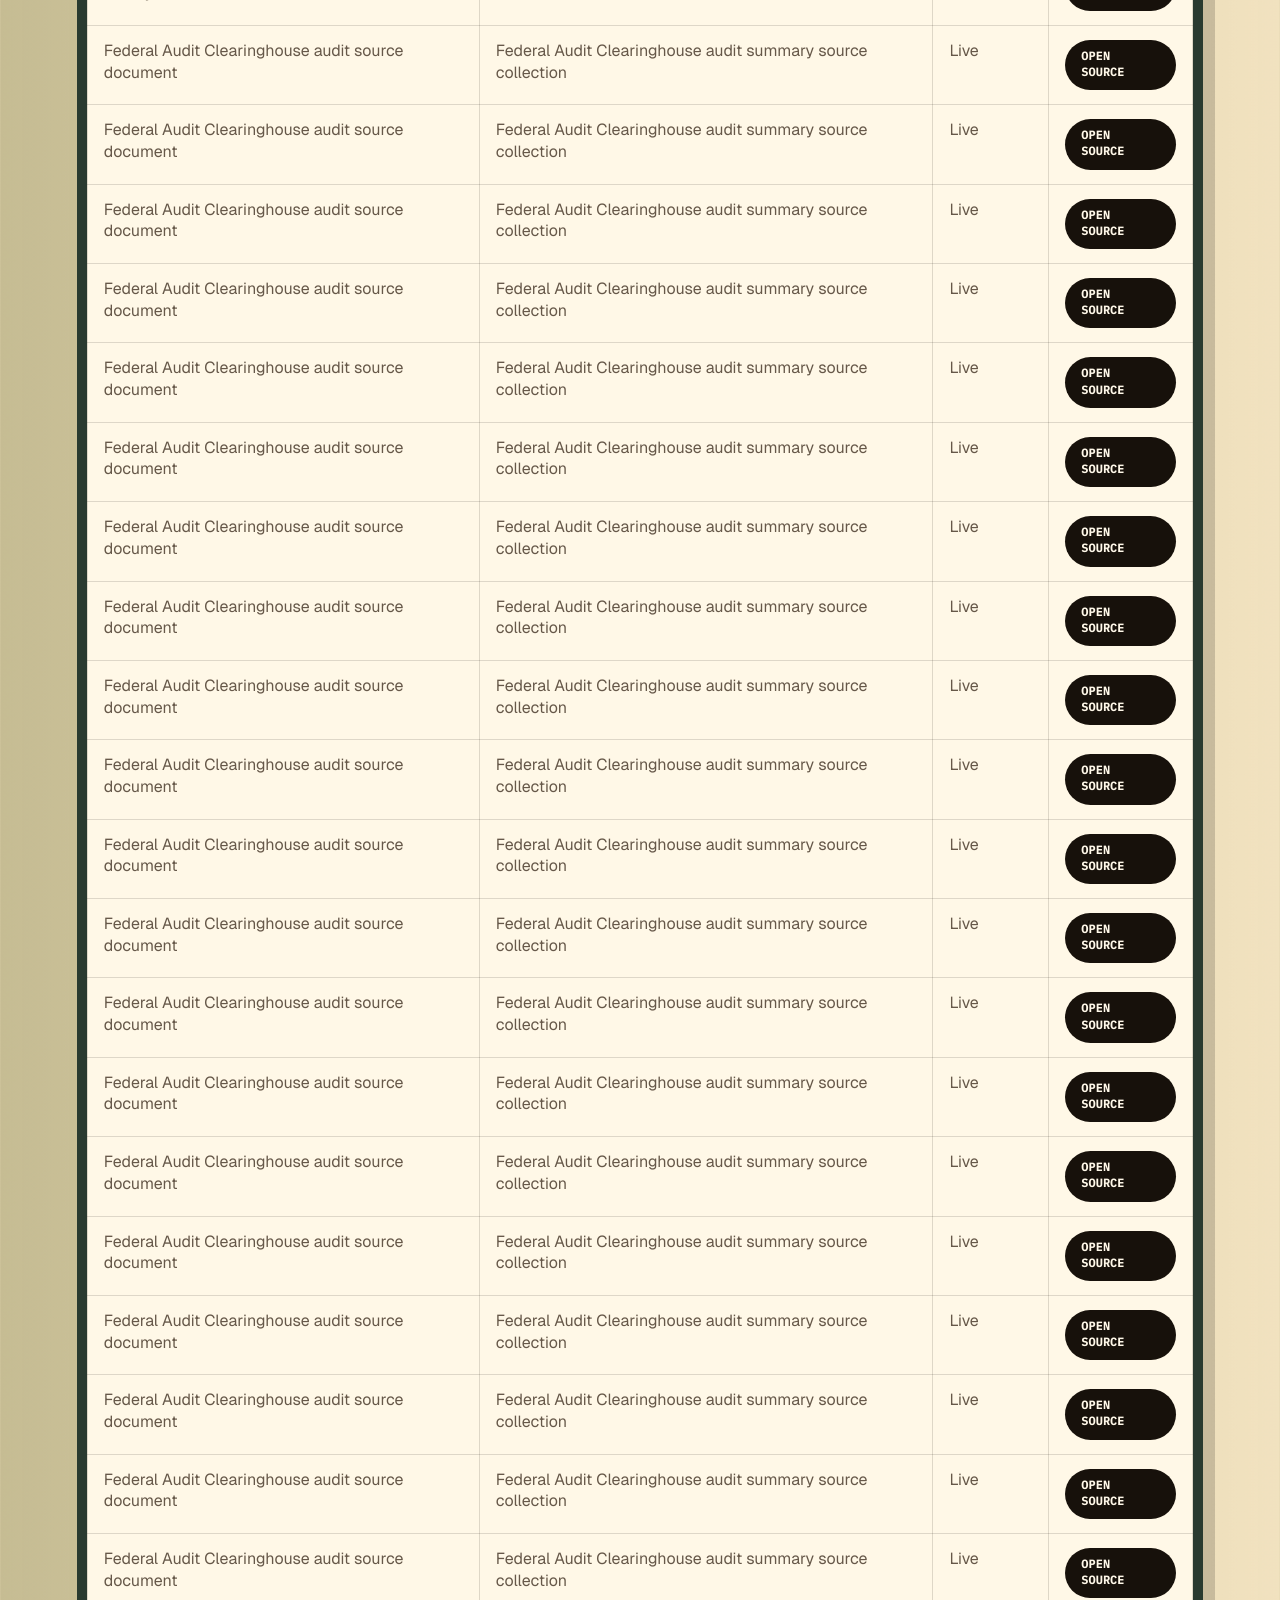
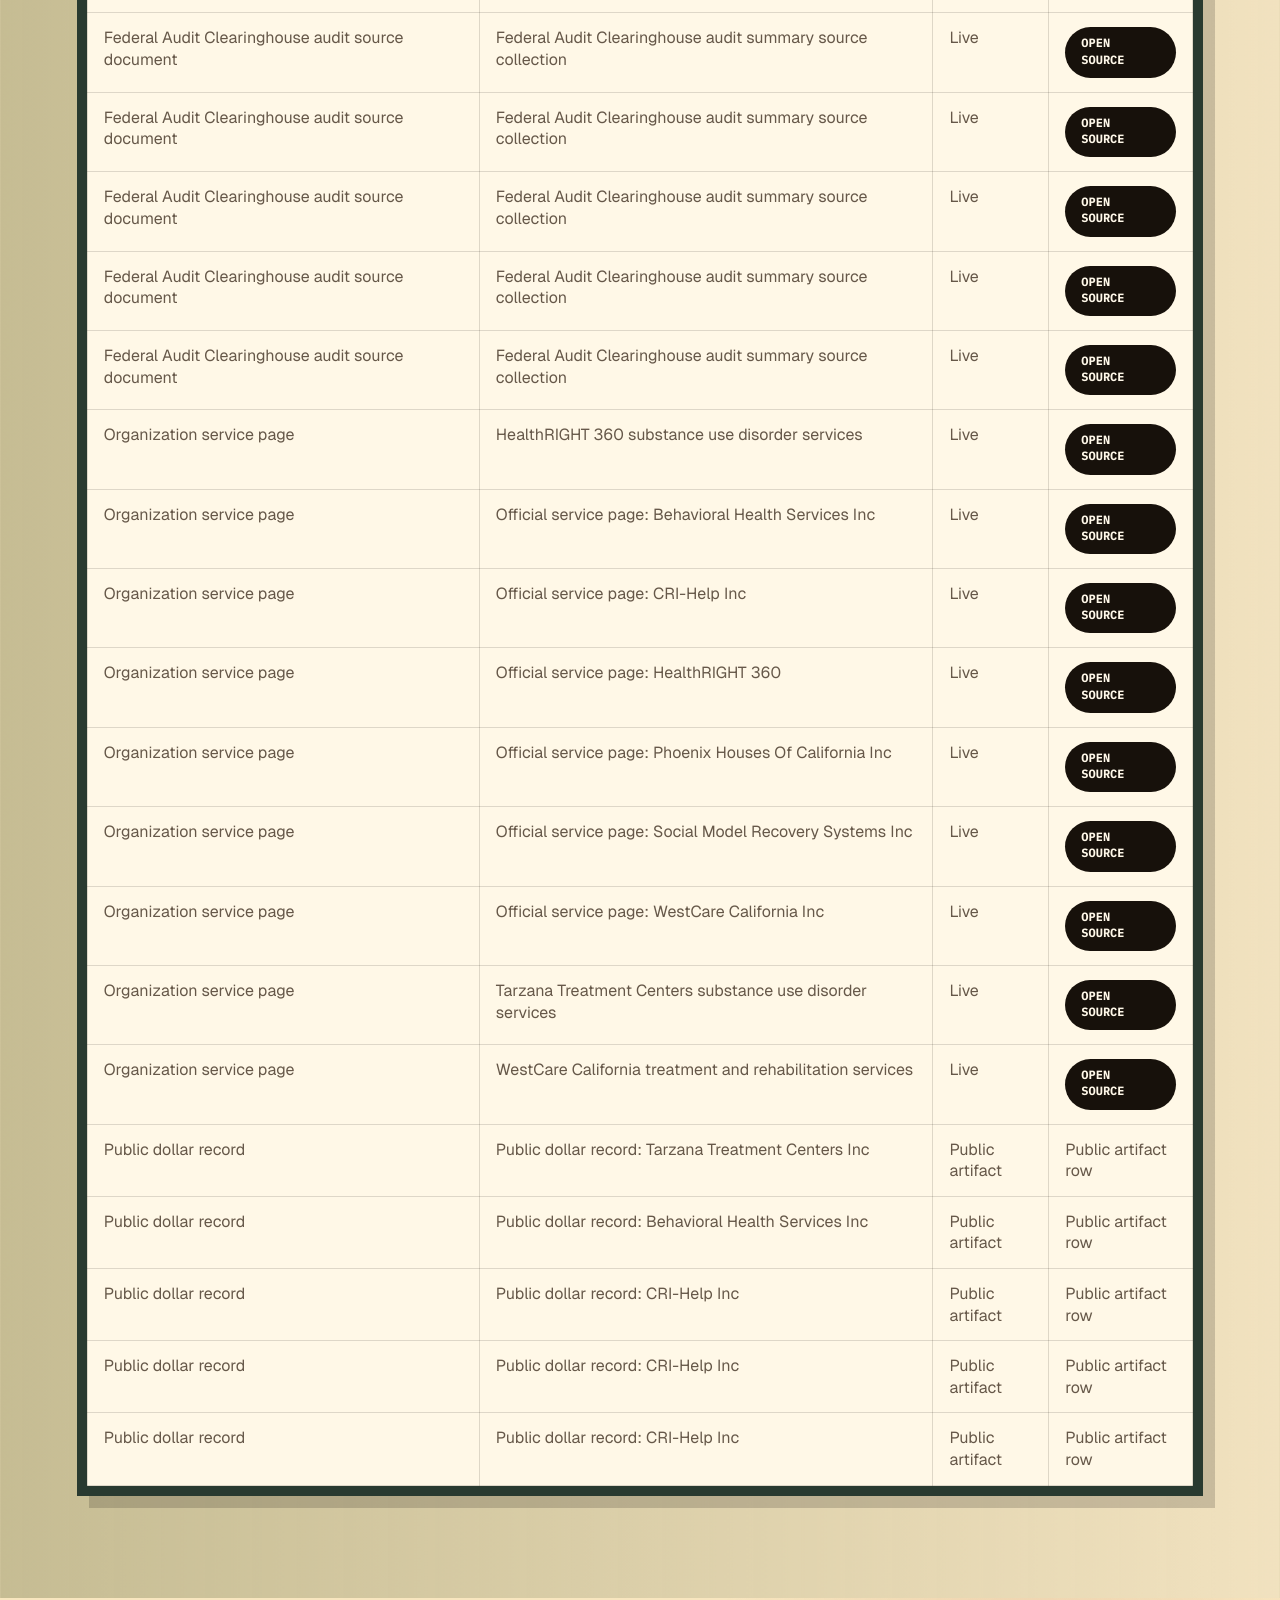
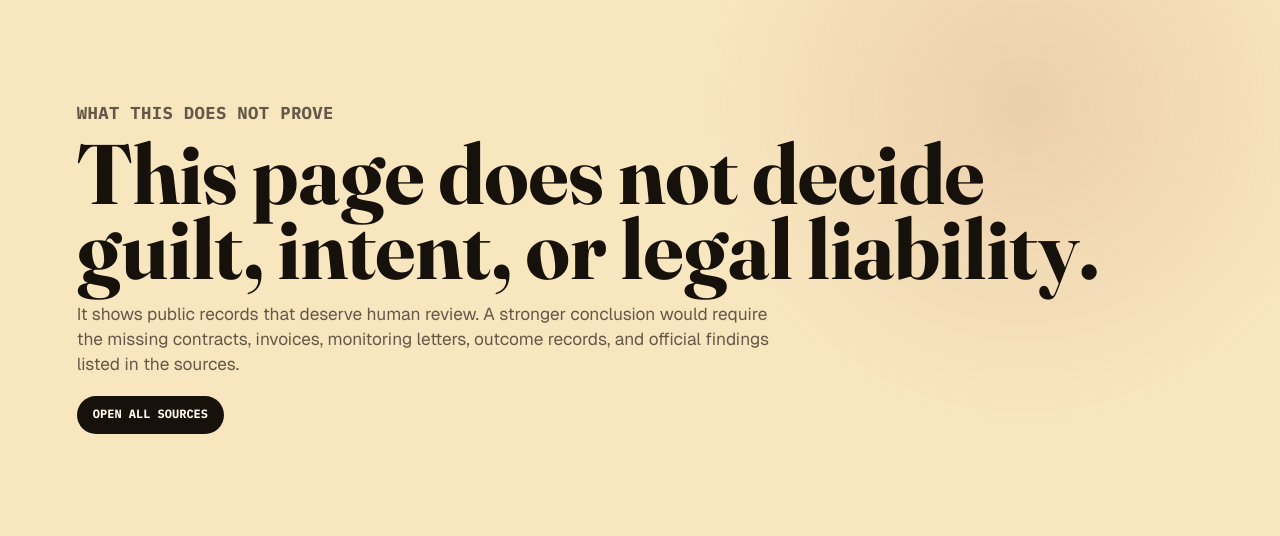
<file: cases/live_ca_recovery_ngos_2026_04_24/index.html>
<!doctype html>
<html lang="en">
<head>
  <meta charset="utf-8">
  <meta name="viewport" content="width=device-width, initial-scale=1">
  <title>Recovery and treatment | CalDS</title>
  <link rel="preconnect" href="https://fonts.googleapis.com">
  <link rel="preconnect" href="https://fonts.gstatic.com" crossorigin>
  <link href="https://fonts.googleapis.com/css2?family=Fraunces:opsz,wght@9..144,600;9..144,800;9..144,900&family=Geist:wght@400;520;650;760;900&family=IBM+Plex+Mono:wght@400;500;600;700&display=swap" rel="stylesheet">
  <link rel="stylesheet" href="../../styles.css">
</head>
<body class="case-page">

  <a class="skip-link" href="#main">Skip to story</a>
  <nav class="record-rail" aria-label="Primary navigation">
    <a class="brand" href="../../index.html">CalDS</a>
    <div class="rail-links">
      <a href="../../index.html#pattern">Pattern</a>
      <a href="../../cases/">Cases</a>
      <a href="../../index.html#money">Money trail</a>
      <a href="../../sources/">Sources</a>
      <a href="../../method/">Method</a>
    </div>
    <p>Public records. Public interest.</p>
  </nav>

  <main id="main" class="story-route">

    <header class="case-hero" style="--case-color:#4e6f42">
      <div class="case-hero__art tone-field" aria-hidden="true"></div>
      <div class="case-hero__copy">
        <p class="type-stamp">California / Recovery and treatment services</p>
        <h1>California recovery and treatment nonprofits</h1>
        <p>CalDS screened seven recovery and treatment nonprofits. This public file shows the records recovered so far, including audit and public-statement sources, but it does not support a public accusation.</p>
        <div class="case-hero__status">
          <span>Red flag, not a verdict</span>
          <span>Records checked: no missing public-record gaps in this export.</span>
          <span>74 public receipts</span>
        </div>
      </div>
    </header>

    <section class="story-brief">
      <div>
        <p class="type-stamp">Briefing</p>
        <h2>What CalDS found</h2>
      </div>
      <ul class="found-list">
            <li>
              <b>BHS SAPC provider</b>
              <span>Los Angeles County Auditor-Controller fiscal compliance review: BHS SAPC provider Source URI: https://file.lacounty.gov/SDSInter/auditor/cmr/1141106_2023-04-26BehavioralHealthServicesInc-ADPHSAPCServiceProvider-FiscalComplianceReview.pdf...</span>
            </li>

            <li>
              <b>Case record</b>
              <span>Federal Audit Clearinghouse federal-award records were filtered to the target audit reports. The filtered set contains 976 award record(s).</span>
            </li>

            <li>
              <b>Case record</b>
              <span>California Department of Health Care Services adverse-status page, state web sources were checked. No separate public probation, suspension, revocation, or notice-of-violation table was recovered in this run. Existing California...</span>
            </li>

            <li>
              <b>Case record</b>
              <span>Federal Audit Clearinghouse general-table record for HealthRIGHT 360. Report ID: 2016-06-CENSUS-0000122774 Audit year: 2016 Federal Audit Clearinghouse accepted date: 2017-03-30 Auditee name: HEALTHRIGHT 360 Auditee Employer...</span>
            </li>
            </ul>
    </section>

    <section class="case-money">
      <div class="chapter-copy">
        <p class="type-stamp">Money trail</p>
        <h2>Dollar amounts named in public records.</h2>
        <p>These amounts are partial unless the source itself says it is a full total.</p>
      </div>
      <div class="mini-receipt-grid">
            <article class="mini-receipt">
              <span class="mini-receipt__amount">$1,842,868</span>
              <p>Public dollar record: Tarzana Treatment Centers Inc</p>
              <div class="mini-receipt__source"><span>Public artifact row</span></div>
            </article>

            <article class="mini-receipt">
              <span class="mini-receipt__amount">$68,101,243</span>
              <p>Public dollar record: Behavioral Health Services Inc</p>
              <div class="mini-receipt__source"><span>Public artifact row</span></div>
            </article>

            <article class="mini-receipt">
              <span class="mini-receipt__amount">$44,537,114</span>
              <p>Public dollar record: Behavioral Health Services Inc</p>
              <div class="mini-receipt__source"><span>Public artifact row</span></div>
            </article>

            <article class="mini-receipt">
              <span class="mini-receipt__amount">$19,243,515</span>
              <p>Public dollar record: CRI-Help Inc</p>
              <div class="mini-receipt__source"><span>Public artifact row</span></div>
            </article>

            <article class="mini-receipt">
              <span class="mini-receipt__amount">$42,978,055</span>
              <p>Public dollar record: CRI-Help Inc</p>
              <div class="mini-receipt__source"><span>Public artifact row</span></div>
            </article>

            <article class="mini-receipt">
              <span class="mini-receipt__amount">$235,530</span>
              <p>Public dollar record: CRI-Help Inc</p>
              <div class="mini-receipt__source"><span>Public artifact row</span></div>
            </article>

            <article class="mini-receipt">
              <span class="mini-receipt__amount">$118,010,797</span>
              <p>Public dollar record: CRI-Help Inc</p>
              <div class="mini-receipt__source"><span>Public artifact row</span></div>
            </article>

            <article class="mini-receipt">
              <span class="mini-receipt__amount">$97,783,530</span>
              <p>Public dollar record: CRI-Help Inc</p>
              <div class="mini-receipt__source"><span>Public artifact row</span></div>
            </article>
            </div>
    </section>

    <section class="case-findings">
      <div class="chapter-copy">
        <p class="type-stamp">Why this was selected</p>
        <h2>The records point to questions, not final answers.</h2>
        <p>CalDS selected these organizations for closer human review because public records show money exposure, official record signals, missing oversight records, or outcome questions.</p>
      </div>
      <div class="finding-stack">
            <article class="finding-card">
              <p>BHS SAPC provider</p>
              <h3>Los Angeles County Auditor-Controller fiscal compliance review: BHS SAPC provider Source URI...</h3>
              <div class="finding-card__meta">
                <span>County contract or monitoring source</span>
                <a href="https://file.lacounty.gov/SDSInter/auditor/cmr/1141106_2023-04-26BehavioralHealthServicesInc-ADPHSAPCServiceProvider-FiscalComplianceReview.pdf" target="_blank" rel="noreferrer">Open source</a>
              </div>
            </article>

            <article class="finding-card">
              <p>Case record</p>
              <h3>Federal Audit Clearinghouse federal-award records were filtered to the target audit reports. The filtered set contains 976 award record(s).</h3>
              <div class="finding-card__meta">
                <span>Federal Audit Clearinghouse federal awards records</span>
                <a href="https://app.fac.gov/dissemination/public-data/gsa/full/federal_awards.csv" target="_blank" rel="noreferrer">Open source</a>
              </div>
            </article>

            <article class="finding-card">
              <p>Case record</p>
              <h3>California Department of Health Care Services adverse-status page, state web sources were checked. No separate public probation, suspension, revocation, or notice-of-violation table was recovered in this run. Existing...</h3>
              <div class="finding-card__meta">
                <span>California Department of Health Care Services adverse-status source</span>
                <a href="https://services7.arcgis.com/7MUwsS9z05YumJRZ/arcgis/rest/services/SUDS_Facilities_LCD_view/FeatureServer/7" target="_blank" rel="noreferrer">Open source</a>
              </div>
            </article>

            <article class="finding-card">
              <p>Case record</p>
              <h3>Federal Audit Clearinghouse general-table record for HealthRIGHT 360. Report ID: 2016-06-CENSUS-0000122774 Audit year: 2016 Federal Audit Clearinghouse accepted date: 2017-03-30 Auditee name: HEALTHRIGHT 360 Auditee...</h3>
              <div class="finding-card__meta">
                <span>Federal Audit Clearinghouse audit source document</span>
                <a href="https://app.fac.gov/dissemination/report/pdf/2016-06-CENSUS-0000122774" target="_blank" rel="noreferrer">Open source</a>
              </div>
            </article>

            <article class="finding-card">
              <p>Case record</p>
              <h3>Federal Audit Clearinghouse general-table record for HealthRIGHT 360. Report ID: 2023-06-GSAFAC-0000017535 Audit year: 2023 Federal Audit Clearinghouse accepted date: 2024-03-06 Auditee name: Healthright 360 Auditee...</h3>
              <div class="finding-card__meta">
                <span>Federal Audit Clearinghouse audit source document</span>
                <a href="https://app.fac.gov/dissemination/report/pdf/2023-06-GSAFAC-0000017535" target="_blank" rel="noreferrer">Open source</a>
              </div>
            </article>

            <article class="finding-card">
              <p>Case record</p>
              <h3>Federal Audit Clearinghouse general-table record for HealthRIGHT 360. Report ID: 2024-06-GSAFAC-0000348075 Audit year: 2024 Federal Audit Clearinghouse accepted date: 2025-01-23 Auditee name: HealthRIGHT 360 Auditee...</h3>
              <div class="finding-card__meta">
                <span>Federal Audit Clearinghouse audit source document</span>
                <a href="https://app.fac.gov/dissemination/report/pdf/2024-06-GSAFAC-0000348075" target="_blank" rel="noreferrer">Open source</a>
              </div>
            </article>

            <article class="finding-card">
              <p>Case record</p>
              <h3>Federal Audit Clearinghouse general-table record for HealthRIGHT 360. Report ID: 2025-06-GSAFAC-0000400073 Audit year: 2025 Federal Audit Clearinghouse accepted date: 2026-01-26 Auditee name: HealthRIGHT 360 Auditee...</h3>
              <div class="finding-card__meta">
                <span>Federal Audit Clearinghouse audit source document</span>
                <a href="https://app.fac.gov/dissemination/report/pdf/2025-06-GSAFAC-0000400073" target="_blank" rel="noreferrer">Open source</a>
              </div>
            </article>
            </div>
    </section>

    <section class="case-entities">
      <div class="chapter-copy">
        <p class="type-stamp">Organizations named in the run</p>
        <h2>Open a folder before you form an opinion.</h2>
      </div>
      <div class="folder-grid">
            <details class="entity-folder case-entity">
              <summary><span>Phoenix Houses Of California Inc</span><small>4 receipts</small></summary>
              <div>
                <p>No source-backed service description is shown in this public export.</p>
                <ul><li>Federal Audit Clearinghouse general-table record for Phoenix Houses Of California Inc.</li></ul>
              </div>
            </details>

            <details class="entity-folder case-entity">
              <summary><span>BHS SAPC provider</span><small>1 receipts</small></summary>
              <div>
                <p>No source-backed service description is shown in this public export.</p>
                <ul><li>Los Angeles County Auditor-Controller fiscal compliance review: BHS SAPC provider Source URI...</li></ul>
              </div>
            </details>

            <details class="entity-folder case-entity">
              <summary><span>HealthRIGHT 360</span><small>2 receipts</small></summary>
              <div>
                <p>No source-backed service description is shown in this public export.</p>
                <ul><li>Official court website calendar page surfaced a HealthRIGHT 360 party-name hit for case VENCI00555357. This is a court-calendar search result only; it is not a merits...</li></ul>
              </div>
            </details>

            <details class="entity-folder case-entity">
              <summary><span>Tarzana Treatment Centers Inc</span><small>2 receipts</small></summary>
              <div>
                <p>No source-backed service description is shown in this public export.</p>
                <ul><li>CalDS flags Tarzana Treatment Centers Inc / Executive compensation: Latest listed return 2024 lists ALBERT SENELLA (PRESIDENT/chief executive officer) with total...</li></ul>
              </div>
            </details>

            <details class="entity-folder case-entity">
              <summary><span>WestCare California Inc</span><small>2 receipts</small></summary>
              <div>
                <p>No source-backed service description is shown in this public export.</p>
                <ul><li>No public red-flag sentence was exported for this organization.</li></ul>
              </div>
            </details>

            <details class="entity-folder case-entity">
              <summary><span>Behavioral Health Services Inc</span><small>2 receipts</small></summary>
              <div>
                <p>No source-backed service description is shown in this public export.</p>
                <ul><li>Federal award exposure: Parsed Federal Audit Clearinghouse award amount total across retrieved reports is $68,101,243. Top listed program: BLOCK GRANTS FOR PREVENTION...</li></ul>
              </div>
            </details>

            <details class="entity-folder case-entity">
              <summary><span>CRI-Help Inc</span><small>4 receipts</small></summary>
              <div>
                <p>No source-backed service description is shown in this public export.</p>
                <ul><li>Financial growth: Internal Revenue Service listed revenue moved from $19,243,515 in 2023 to $42,978,055 in 2024 (+123.3%). (year(s): 2023, 2024; subject: CRI-Help Inc...</li><li>Executive compensation: Latest listed return 2024 lists BRANDON FERNANDEZ-COMER (chief executive officer) with total reportable/other compensation of $235,530, equal to...</li><li>Federal award exposure: Parsed Federal Audit Clearinghouse award amount total across retrieved reports is $118,010,797. Top listed program: MEDICAL ASSISTANCE PROGRAM...</li></ul>
              </div>
            </details>

            <details class="entity-folder case-entity">
              <summary><span>Social Model Recovery Systems Inc</span><small>1 receipts</small></summary>
              <div>
                <p>No source-backed service description is shown in this public export.</p>
                <ul><li>Official Social Model Recovery Systems Programs/Services Social Model Recovery Systems, Inc.</li></ul>
              </div>
            </details>
            </div>
    </section>

    <section class="source-room case-source-room">
      <div class="source-room__intro">
        <p class="type-stamp">Receipts</p>
        <h2>Check the records yourself.</h2>
        <p>The source list is public. Missing records are shown as records still needed, not as proof.</p>
      </div>
      <div class="source-cabinet">
        <table class="source-table">
          <thead><tr><th>Record type</th><th>Title</th><th>Status</th><th>Receipt</th></tr></thead>
          <tbody>
        <tr data-source-id="source_2a3b1afda9010731">
          <td>Internal Revenue Service Form 990 summary</td>
          <td>Internal Revenue Service Form 990 summary source collection</td>
          <td>Live</td>
          <td><a href="https://projects.propublica.org/nonprofits/organizations/954079133" target="_blank" rel="noreferrer">Open source</a></td>
        </tr>

        <tr data-source-id="source_adbbcca616aebb11">
          <td>IRS Form 990 filing data</td>
          <td>Internal Revenue Service Form 990 summary source collection</td>
          <td>Live</td>
          <td><a href="https://apps.irs.gov/pub/epostcard/990/xml/2024/index_2024.csv" target="_blank" rel="noreferrer">Open source</a></td>
        </tr>

        <tr data-source-id="source_41bdb9549bd1d028">
          <td>IRS filing index</td>
          <td>Internal Revenue Service Form 990 summary source collection</td>
          <td>Live</td>
          <td><a href="https://apps.irs.gov/pub/epostcard/990/xml/2024/index_2024.csv" target="_blank" rel="noreferrer">Open source</a></td>
        </tr>

        <tr data-source-id="source_957cfb2ae33c74fc">
          <td>Rendered Form 990 secondary source</td>
          <td>Internal Revenue Service Form 990 summary source collection</td>
          <td>Live</td>
          <td><a href="https://projects.propublica.org/nonprofits/organizations/954079133" target="_blank" rel="noreferrer">Open source</a></td>
        </tr>

        <tr data-source-id="source_efcece56f535326b">
          <td>Federal Audit Clearinghouse audit source document</td>
          <td>Federal Audit Clearinghouse audit summary source collection</td>
          <td>Live</td>
          <td><a href="https://app.fac.gov/dissemination/report/pdf/2016-06-CENSUS-0000122774" target="_blank" rel="noreferrer">Open source</a></td>
        </tr>

        <tr data-source-id="source_49236eb4ad9ff1d6">
          <td>Federal Audit Clearinghouse findings records</td>
          <td>Federal Audit Clearinghouse audit summary source collection</td>
          <td>Live</td>
          <td><a href="https://app.fac.gov/dissemination/public-data/gsa/full/findings.csv" target="_blank" rel="noreferrer">Open source</a></td>
        </tr>

        <tr data-source-id="source_69e25a2fa8826d85">
          <td>Federal Audit Clearinghouse federal awards records</td>
          <td>Federal Audit Clearinghouse audit summary source collection</td>
          <td>Live</td>
          <td><a href="https://app.fac.gov/dissemination/public-data/gsa/full/federal_awards.csv" target="_blank" rel="noreferrer">Open source</a></td>
        </tr>

        <tr data-source-id="source_a18e21587238935d">
          <td>California Department of Health Care Services facility-status row set</td>
          <td>Federal Audit Clearinghouse audit summary source collection</td>
          <td>Live</td>
          <td><a href="https://services7.arcgis.com/7MUwsS9z05YumJRZ/arcgis/rest/services/SUDS_Facilities_LCD_view/FeatureServer/7" target="_blank" rel="noreferrer">Open source</a></td>
        </tr>

        <tr data-source-id="source_8322a0bb41e0ffb3">
          <td>state adverse-status page</td>
          <td>state adverse-status source index</td>
          <td>Live</td>
          <td><a href="https://www.dhcs.ca.gov/provgovpart/SUD-LCR/Pages/SUS-REV-NOV.aspx" target="_blank" rel="noreferrer">Open source</a></td>
        </tr>

        <tr data-source-id="source_6cfa3cd2284005e9">
          <td>California Department of Health Care Services adverse-status source</td>
          <td>California Department of Health Care Services adverse-status source index</td>
          <td>Live</td>
          <td><a href="https://services7.arcgis.com/7MUwsS9z05YumJRZ/arcgis/rest/services/SUDS_Facilities_LCD_view/FeatureServer/7" target="_blank" rel="noreferrer">Open source</a></td>
        </tr>

        <tr data-source-id="source_f7f42c63890b26a7">
          <td>County contract or monitoring source</td>
          <td>Los Angeles County Auditor-Controller fiscal compliance review: BHS SAPC provider</td>
          <td>Live</td>
          <td><a href="https://file.lacounty.gov/SDSInter/auditor/cmr/1141106_2023-04-26BehavioralHealthServicesInc-ADPHSAPCServiceProvider-FiscalComplianceReview.pdf" target="_blank" rel="noreferrer">Open source</a></td>
        </tr>

        <tr data-source-id="source_e9181cca5602f3e6">
          <td>court calendar search result</td>
          <td>Santa Barbara Superior Court calendar search hit: HealthRIGHT 360</td>
          <td>Live</td>
          <td><a href="https://www.santabarbara.courts.ca.gov/es/online-services/court-calendars/search-court-calendars/calendarios-judiciales-civil?case_type=All&amp;hearing_type=All&amp;keyword=&amp;order=field_party_name&amp;page=56&amp;sort=asc" target="_blank" rel="noreferrer">Open source</a></td>
        </tr>

        <tr data-source-id="source_06b17c380138384f">
          <td>Internal Revenue Service source collection</td>
          <td>Internal Revenue Service Form 990 summary source collection</td>
          <td>Live</td>
          <td><a href="https://projects.propublica.org/nonprofits/organizations/954079133" target="_blank" rel="noreferrer">Open source</a></td>
        </tr>

        <tr data-source-id="source_0c5ab75a609d01f8">
          <td>Federal Audit Clearinghouse audit source collection</td>
          <td>Federal Audit Clearinghouse audit summary source collection</td>
          <td>Live</td>
          <td><a href="https://projects.propublica.org/nonprofits/organizations/954079133" target="_blank" rel="noreferrer">Open source</a></td>
        </tr>

        <tr data-source-id="source_12e12412e987df21">
          <td>Federal Audit Clearinghouse award source collection</td>
          <td>Federal Audit Clearinghouse award source collection</td>
          <td>Live</td>
          <td><a href="https://projects.propublica.org/nonprofits/organizations/954079133" target="_blank" rel="noreferrer">Open source</a></td>
        </tr>

        <tr data-source-id="source_3ec2f7b4fa9336f5">
          <td>California Department of Health Care Services status source collection</td>
          <td>Federal Audit Clearinghouse audit summary source collection</td>
          <td>Live</td>
          <td><a href="https://projects.propublica.org/nonprofits/organizations/954079133" target="_blank" rel="noreferrer">Open source</a></td>
        </tr>

        <tr data-source-id="source_3018c91ec8ae4153">
          <td>Source document text</td>
          <td>Federal Audit Clearinghouse audit summary source collection</td>
          <td>Live</td>
          <td><a href="https://app.fac.gov/dissemination/report/pdf/2016-06-CENSUS-0000122774" target="_blank" rel="noreferrer">Open source</a></td>
        </tr>

        <tr data-source-id="source_47ab22ba6e740fb9">
          <td>Organization service page</td>
          <td>Official service page: Tarzana Treatment Centers Inc</td>
          <td>Live</td>
          <td><a href="https://www.tarzanatc.org/services/" target="_blank" rel="noreferrer">Open source</a></td>
        </tr>

        <tr data-source-id="source_cf2304ac44149ec1">
          <td>Official outcome source collection</td>
          <td>Official homelessness outcome source collection</td>
          <td>Live</td>
          <td><a href="https://www.dhcs.ca.gov/provgovpart/Pages/caloms-treatment.aspx" target="_blank" rel="noreferrer">Open source</a></td>
        </tr>

        <tr data-source-id="source_43e135782c1ed829">
          <td>Spend-versus-results source collection</td>
          <td>Spend-versus-results context source collection</td>
          <td>Live</td>
          <td><a href="https://projects.propublica.org/nonprofits/organizations/954079133" target="_blank" rel="noreferrer">Open source</a></td>
        </tr>

        <tr data-source-id="source_0e99331c6047b737">
          <td>Public statement source collection</td>
          <td>Public statement review source collection</td>
          <td>Live</td>
          <td><a href="https://www.tarzanatc.org/who-we-are/meet-us/" target="_blank" rel="noreferrer">Open source</a></td>
        </tr>

        <tr data-source-id="source_ea17287c0256765e">
          <td>Public statement source</td>
          <td>Public statement page: WestCare California Inc</td>
          <td>Live</td>
          <td><a href="https://westcare.com/leadership/" target="_blank" rel="noreferrer">Open source</a></td>
        </tr>

        <tr data-source-id="source_a5ec29e383bbbc2b">
          <td>California Department of Health Care Services facility-status row set</td>
          <td>Federal Audit Clearinghouse audit summary source collection</td>
          <td>Live</td>
          <td><a href="https://services7.arcgis.com/7MUwsS9z05YumJRZ/arcgis/rest/services/SUDS_Facilities_LCD_view/FeatureServer/7" target="_blank" rel="noreferrer">Open source</a></td>
        </tr>

        <tr data-source-id="source_6ad63e9bb59edadc">
          <td>California Department of Health Care Services facility-status row set</td>
          <td>Federal Audit Clearinghouse audit summary source collection</td>
          <td>Live</td>
          <td><a href="https://services7.arcgis.com/7MUwsS9z05YumJRZ/arcgis/rest/services/SUDS_Facilities_LCD_view/FeatureServer/7" target="_blank" rel="noreferrer">Open source</a></td>
        </tr>

        <tr data-source-id="source_956348030a9a4f27">
          <td>California Department of Health Care Services facility-status row set</td>
          <td>Federal Audit Clearinghouse audit summary source collection</td>
          <td>Live</td>
          <td><a href="https://services7.arcgis.com/7MUwsS9z05YumJRZ/arcgis/rest/services/SUDS_Facilities_LCD_view/FeatureServer/7" target="_blank" rel="noreferrer">Open source</a></td>
        </tr>

        <tr data-source-id="source_1533b9236ee20aa9">
          <td>California Department of Health Care Services facility-status row set</td>
          <td>Federal Audit Clearinghouse audit summary source collection</td>
          <td>Live</td>
          <td><a href="https://services7.arcgis.com/7MUwsS9z05YumJRZ/arcgis/rest/services/SUDS_Facilities_LCD_view/FeatureServer/7" target="_blank" rel="noreferrer">Open source</a></td>
        </tr>

        <tr data-source-id="source_fa8fe79757ec4d8f">
          <td>California Department of Health Care Services facility-status row set</td>
          <td>Federal Audit Clearinghouse audit summary source collection</td>
          <td>Live</td>
          <td><a href="https://services7.arcgis.com/7MUwsS9z05YumJRZ/arcgis/rest/services/SUDS_Facilities_LCD_view/FeatureServer/7" target="_blank" rel="noreferrer">Open source</a></td>
        </tr>

        <tr data-source-id="source_0504dec87d337dce">
          <td>Federal Audit Clearinghouse audit source document</td>
          <td>Federal Audit Clearinghouse audit summary source collection</td>
          <td>Live</td>
          <td><a href="https://app.fac.gov/dissemination/report/pdf/2019-06-CENSUS-0000126607" target="_blank" rel="noreferrer">Open source</a></td>
        </tr>

        <tr data-source-id="source_41004b255e5eafa5">
          <td>Federal Audit Clearinghouse audit source document</td>
          <td>Federal Audit Clearinghouse audit summary source collection</td>
          <td>Live</td>
          <td><a href="https://app.fac.gov/dissemination/report/pdf/2023-06-GSAFAC-0000017535" target="_blank" rel="noreferrer">Open source</a></td>
        </tr>

        <tr data-source-id="source_ca24b4e2cad9909c">
          <td>Federal Audit Clearinghouse audit source document</td>
          <td>Federal Audit Clearinghouse audit summary source collection</td>
          <td>Live</td>
          <td><a href="https://app.fac.gov/dissemination/report/pdf/2023-06-GSAFAC-0000019151" target="_blank" rel="noreferrer">Open source</a></td>
        </tr>

        <tr data-source-id="source_8e7092b68281d775">
          <td>Federal Audit Clearinghouse audit source document</td>
          <td>Federal Audit Clearinghouse audit summary source collection</td>
          <td>Live</td>
          <td><a href="https://app.fac.gov/dissemination/report/pdf/2024-06-GSAFAC-0000348075" target="_blank" rel="noreferrer">Open source</a></td>
        </tr>

        <tr data-source-id="source_cbf443e6b5d9f33e">
          <td>Federal Audit Clearinghouse audit source document</td>
          <td>Federal Audit Clearinghouse audit summary source collection</td>
          <td>Live</td>
          <td><a href="https://app.fac.gov/dissemination/report/pdf/2024-06-GSAFAC-0000354996" target="_blank" rel="noreferrer">Open source</a></td>
        </tr>

        <tr data-source-id="source_63b74c395071be09">
          <td>Federal Audit Clearinghouse audit source document</td>
          <td>Federal Audit Clearinghouse audit summary source collection</td>
          <td>Live</td>
          <td><a href="https://app.fac.gov/dissemination/report/pdf/2025-06-GSAFAC-0000400073" target="_blank" rel="noreferrer">Open source</a></td>
        </tr>

        <tr data-source-id="source_3b8cd985845d3b74">
          <td>Federal Audit Clearinghouse audit source document</td>
          <td>Federal Audit Clearinghouse audit summary source collection</td>
          <td>Live</td>
          <td><a href="https://app.fac.gov/dissemination/report/pdf/2025-06-GSAFAC-0000405366" target="_blank" rel="noreferrer">Open source</a></td>
        </tr>

        <tr data-source-id="source_ae3a41640bfb8a35">
          <td>California Department of Health Care Services facility-status row set</td>
          <td>Federal Audit Clearinghouse audit summary source collection</td>
          <td>Live</td>
          <td><a href="https://services7.arcgis.com/7MUwsS9z05YumJRZ/arcgis/rest/services/SUDS_Facilities_LCD_view/FeatureServer/7" target="_blank" rel="noreferrer">Open source</a></td>
        </tr>

        <tr data-source-id="source_0cac048f2650a67b">
          <td>Federal Audit Clearinghouse audit source document</td>
          <td>Federal Audit Clearinghouse audit summary source collection</td>
          <td>Live</td>
          <td><a href="https://app.fac.gov/dissemination/report/pdf/2016-06-CENSUS-0000119575" target="_blank" rel="noreferrer">Open source</a></td>
        </tr>

        <tr data-source-id="source_c04c8136ed8c35ea">
          <td>Federal Audit Clearinghouse audit source document</td>
          <td>Federal Audit Clearinghouse audit summary source collection</td>
          <td>Live</td>
          <td><a href="https://app.fac.gov/dissemination/report/pdf/2016-06-CENSUS-0000124927" target="_blank" rel="noreferrer">Open source</a></td>
        </tr>

        <tr data-source-id="source_c16016d0e05763af">
          <td>Federal Audit Clearinghouse audit source document</td>
          <td>Federal Audit Clearinghouse audit summary source collection</td>
          <td>Live</td>
          <td><a href="https://app.fac.gov/dissemination/report/pdf/2017-06-CENSUS-0000119575" target="_blank" rel="noreferrer">Open source</a></td>
        </tr>

        <tr data-source-id="source_d75b031466b4f202">
          <td>Federal Audit Clearinghouse audit source document</td>
          <td>Federal Audit Clearinghouse audit summary source collection</td>
          <td>Live</td>
          <td><a href="https://app.fac.gov/dissemination/report/pdf/2017-06-CENSUS-0000122774" target="_blank" rel="noreferrer">Open source</a></td>
        </tr>

        <tr data-source-id="source_19e130cebc60deb3">
          <td>Federal Audit Clearinghouse audit source document</td>
          <td>Federal Audit Clearinghouse audit summary source collection</td>
          <td>Live</td>
          <td><a href="https://app.fac.gov/dissemination/report/pdf/2017-06-CENSUS-0000124927" target="_blank" rel="noreferrer">Open source</a></td>
        </tr>

        <tr data-source-id="source_57ddf2f7935ee4b1">
          <td>Federal Audit Clearinghouse audit source document</td>
          <td>Federal Audit Clearinghouse audit summary source collection</td>
          <td>Live</td>
          <td><a href="https://app.fac.gov/dissemination/report/pdf/2017-06-CENSUS-0000126607" target="_blank" rel="noreferrer">Open source</a></td>
        </tr>

        <tr data-source-id="source_a0ffe424dae69ee1">
          <td>Federal Audit Clearinghouse audit source document</td>
          <td>Federal Audit Clearinghouse audit summary source collection</td>
          <td>Live</td>
          <td><a href="https://app.fac.gov/dissemination/report/pdf/2018-06-CENSUS-0000119575" target="_blank" rel="noreferrer">Open source</a></td>
        </tr>

        <tr data-source-id="source_ac5e1cf9348c819b">
          <td>Federal Audit Clearinghouse audit source document</td>
          <td>Federal Audit Clearinghouse audit summary source collection</td>
          <td>Live</td>
          <td><a href="https://app.fac.gov/dissemination/report/pdf/2018-06-CENSUS-0000122774" target="_blank" rel="noreferrer">Open source</a></td>
        </tr>

        <tr data-source-id="source_0d86a166c51b1c30">
          <td>Federal Audit Clearinghouse audit source document</td>
          <td>Federal Audit Clearinghouse audit summary source collection</td>
          <td>Live</td>
          <td><a href="https://app.fac.gov/dissemination/report/pdf/2018-06-CENSUS-0000124927" target="_blank" rel="noreferrer">Open source</a></td>
        </tr>

        <tr data-source-id="source_9053c576e1419bc5">
          <td>Federal Audit Clearinghouse audit source document</td>
          <td>Federal Audit Clearinghouse audit summary source collection</td>
          <td>Live</td>
          <td><a href="https://app.fac.gov/dissemination/report/pdf/2018-06-CENSUS-0000126607" target="_blank" rel="noreferrer">Open source</a></td>
        </tr>

        <tr data-source-id="source_196506344bac9926">
          <td>Federal Audit Clearinghouse audit source document</td>
          <td>Federal Audit Clearinghouse audit summary source collection</td>
          <td>Live</td>
          <td><a href="https://app.fac.gov/dissemination/report/pdf/2019-06-CENSUS-0000119575" target="_blank" rel="noreferrer">Open source</a></td>
        </tr>

        <tr data-source-id="source_dc1c2333a0785e16">
          <td>Federal Audit Clearinghouse audit source document</td>
          <td>Federal Audit Clearinghouse audit summary source collection</td>
          <td>Live</td>
          <td><a href="https://app.fac.gov/dissemination/report/pdf/2019-06-CENSUS-0000122774" target="_blank" rel="noreferrer">Open source</a></td>
        </tr>

        <tr data-source-id="source_389b604673d85d82">
          <td>Federal Audit Clearinghouse audit source document</td>
          <td>Federal Audit Clearinghouse audit summary source collection</td>
          <td>Live</td>
          <td><a href="https://app.fac.gov/dissemination/report/pdf/2019-06-CENSUS-0000124927" target="_blank" rel="noreferrer">Open source</a></td>
        </tr>

        <tr data-source-id="source_25fd958f38f780e3">
          <td>Federal Audit Clearinghouse audit source document</td>
          <td>Federal Audit Clearinghouse audit summary source collection</td>
          <td>Live</td>
          <td><a href="https://app.fac.gov/dissemination/report/pdf/2020-06-CENSUS-0000119575" target="_blank" rel="noreferrer">Open source</a></td>
        </tr>

        <tr data-source-id="source_83b8ea767febfabb">
          <td>Federal Audit Clearinghouse audit source document</td>
          <td>Federal Audit Clearinghouse audit summary source collection</td>
          <td>Live</td>
          <td><a href="https://app.fac.gov/dissemination/report/pdf/2020-06-CENSUS-0000122774" target="_blank" rel="noreferrer">Open source</a></td>
        </tr>

        <tr data-source-id="source_c189f81366362a6b">
          <td>Federal Audit Clearinghouse audit source document</td>
          <td>Federal Audit Clearinghouse audit summary source collection</td>
          <td>Live</td>
          <td><a href="https://app.fac.gov/dissemination/report/pdf/2020-06-CENSUS-0000124927" target="_blank" rel="noreferrer">Open source</a></td>
        </tr>

        <tr data-source-id="source_ec690db4bda37279">
          <td>Federal Audit Clearinghouse audit source document</td>
          <td>Federal Audit Clearinghouse audit summary source collection</td>
          <td>Live</td>
          <td><a href="https://app.fac.gov/dissemination/report/pdf/2020-06-CENSUS-0000249434" target="_blank" rel="noreferrer">Open source</a></td>
        </tr>

        <tr data-source-id="source_9c57e73056fafcb6">
          <td>Federal Audit Clearinghouse audit source document</td>
          <td>Federal Audit Clearinghouse audit summary source collection</td>
          <td>Live</td>
          <td><a href="https://app.fac.gov/dissemination/report/pdf/2021-06-CENSUS-0000119575" target="_blank" rel="noreferrer">Open source</a></td>
        </tr>

        <tr data-source-id="source_695763f555d34900">
          <td>Federal Audit Clearinghouse audit source document</td>
          <td>Federal Audit Clearinghouse audit summary source collection</td>
          <td>Live</td>
          <td><a href="https://app.fac.gov/dissemination/report/pdf/2021-06-CENSUS-0000122774" target="_blank" rel="noreferrer">Open source</a></td>
        </tr>

        <tr data-source-id="source_10afb536b0568f6c">
          <td>Federal Audit Clearinghouse audit source document</td>
          <td>Federal Audit Clearinghouse audit summary source collection</td>
          <td>Live</td>
          <td><a href="https://app.fac.gov/dissemination/report/pdf/2021-06-CENSUS-0000249434" target="_blank" rel="noreferrer">Open source</a></td>
        </tr>

        <tr data-source-id="source_386a2323211959bd">
          <td>Federal Audit Clearinghouse audit source document</td>
          <td>Federal Audit Clearinghouse audit summary source collection</td>
          <td>Live</td>
          <td><a href="https://app.fac.gov/dissemination/report/pdf/2021-06-GSAFAC-0000011418" target="_blank" rel="noreferrer">Open source</a></td>
        </tr>

        <tr data-source-id="source_2d2a1b1b4c766ff5">
          <td>Federal Audit Clearinghouse audit source document</td>
          <td>Federal Audit Clearinghouse audit summary source collection</td>
          <td>Live</td>
          <td><a href="https://app.fac.gov/dissemination/report/pdf/2022-06-CENSUS-0000119575" target="_blank" rel="noreferrer">Open source</a></td>
        </tr>

        <tr data-source-id="source_39f48ec62698f9cf">
          <td>Federal Audit Clearinghouse audit source document</td>
          <td>Federal Audit Clearinghouse audit summary source collection</td>
          <td>Live</td>
          <td><a href="https://app.fac.gov/dissemination/report/pdf/2022-06-CENSUS-0000122774" target="_blank" rel="noreferrer">Open source</a></td>
        </tr>

        <tr data-source-id="source_089ac9adf6e63ab2">
          <td>Federal Audit Clearinghouse audit source document</td>
          <td>Federal Audit Clearinghouse audit summary source collection</td>
          <td>Live</td>
          <td><a href="https://app.fac.gov/dissemination/report/pdf/2022-06-GSAFAC-0000366337" target="_blank" rel="noreferrer">Open source</a></td>
        </tr>

        <tr data-source-id="source_ced406ac8dcc803a">
          <td>Federal Audit Clearinghouse audit source document</td>
          <td>Federal Audit Clearinghouse audit summary source collection</td>
          <td>Live</td>
          <td><a href="https://app.fac.gov/dissemination/report/pdf/2023-06-GSAFAC-0000384194" target="_blank" rel="noreferrer">Open source</a></td>
        </tr>

        <tr data-source-id="source_c6cfd5734395398d">
          <td>Organization service page</td>
          <td>HealthRIGHT 360 substance use disorder services</td>
          <td>Live</td>
          <td><a href="https://www.healthright360.org/our-services/substance-use-disorder/" target="_blank" rel="noreferrer">Open source</a></td>
        </tr>

        <tr data-source-id="source_75caf5e288355a20">
          <td>Organization service page</td>
          <td>Official service page: Behavioral Health Services Inc</td>
          <td>Live</td>
          <td><a href="https://bhs-inc.org/services" target="_blank" rel="noreferrer">Open source</a></td>
        </tr>

        <tr data-source-id="source_876f2c8a58206d20">
          <td>Organization service page</td>
          <td>Official service page: CRI-Help Inc</td>
          <td>Live</td>
          <td><a href="https://cri-help.org/programs/residential-treatment/overview.html" target="_blank" rel="noreferrer">Open source</a></td>
        </tr>

        <tr data-source-id="source_8ace27372f011763">
          <td>Organization service page</td>
          <td>Official service page: HealthRIGHT 360</td>
          <td>Live</td>
          <td><a href="https://www.healthright360.org/our-services/substance-use-disorder/" target="_blank" rel="noreferrer">Open source</a></td>
        </tr>

        <tr data-source-id="source_c2e8e3b5646d0862">
          <td>Organization service page</td>
          <td>Official service page: Phoenix Houses Of California Inc</td>
          <td>Live</td>
          <td><a href="https://phoenixhouseca.org/what-we-do/" target="_blank" rel="noreferrer">Open source</a></td>
        </tr>

        <tr data-source-id="source_d80cdf54697ad8c4">
          <td>Organization service page</td>
          <td>Official service page: Social Model Recovery Systems Inc</td>
          <td>Live</td>
          <td><a href="https://socialmodelrecovery.org/services/" target="_blank" rel="noreferrer">Open source</a></td>
        </tr>

        <tr data-source-id="source_c634fd908479962d">
          <td>Organization service page</td>
          <td>Official service page: WestCare California Inc</td>
          <td>Live</td>
          <td><a href="https://westcare.com/places/california/" target="_blank" rel="noreferrer">Open source</a></td>
        </tr>

        <tr data-source-id="source_05c81121bff3a9ac">
          <td>Organization service page</td>
          <td>Tarzana Treatment Centers substance use disorder services</td>
          <td>Live</td>
          <td><a href="https://www.tarzanatc.org/services/substance-abuse-disorder-treatment/" target="_blank" rel="noreferrer">Open source</a></td>
        </tr>

        <tr data-source-id="source_421a7820dc2e7fd4">
          <td>Organization service page</td>
          <td>WestCare California treatment and rehabilitation services</td>
          <td>Live</td>
          <td><a href="https://westcarecalifornia.org/services/treatment-rehab/" target="_blank" rel="noreferrer">Open source</a></td>
        </tr>

        <tr data-source-id="source_7db3d7add22d53f2">
          <td>Public dollar record</td>
          <td>Public dollar record: Tarzana Treatment Centers Inc</td>
          <td>Public artifact</td>
          <td><span>Public artifact row</span></td>
        </tr>

        <tr data-source-id="source_d7b0f71c8b81b383">
          <td>Public dollar record</td>
          <td>Public dollar record: Behavioral Health Services Inc</td>
          <td>Public artifact</td>
          <td><span>Public artifact row</span></td>
        </tr>

        <tr data-source-id="source_0934ed79e314a6cf">
          <td>Public dollar record</td>
          <td>Public dollar record: CRI-Help Inc</td>
          <td>Public artifact</td>
          <td><span>Public artifact row</span></td>
        </tr>

        <tr data-source-id="source_6f668b99ffc040a7">
          <td>Public dollar record</td>
          <td>Public dollar record: CRI-Help Inc</td>
          <td>Public artifact</td>
          <td><span>Public artifact row</span></td>
        </tr>

        <tr data-source-id="source_bea175e4718ed4ad">
          <td>Public dollar record</td>
          <td>Public dollar record: CRI-Help Inc</td>
          <td>Public artifact</td>
          <td><span>Public artifact row</span></td>
        </tr>
        </tbody>
        </table>
      </div>
    </section>

    <section class="method-wall case-caveat">
      <p class="type-stamp">What this does not prove</p>
      <h2>This page does not decide guilt, intent, or legal liability.</h2>
      <p>It shows public records that deserve human review. A stronger conclusion would require the missing contracts, invoices, monitoring letters, outcome records, and official findings listed in the sources.</p>
      <a class="paper-link" href="../../sources/">Open all sources</a>
    </section>

  </main>
  <script src="../../app.js"></script>
</body>
</html>
</file>
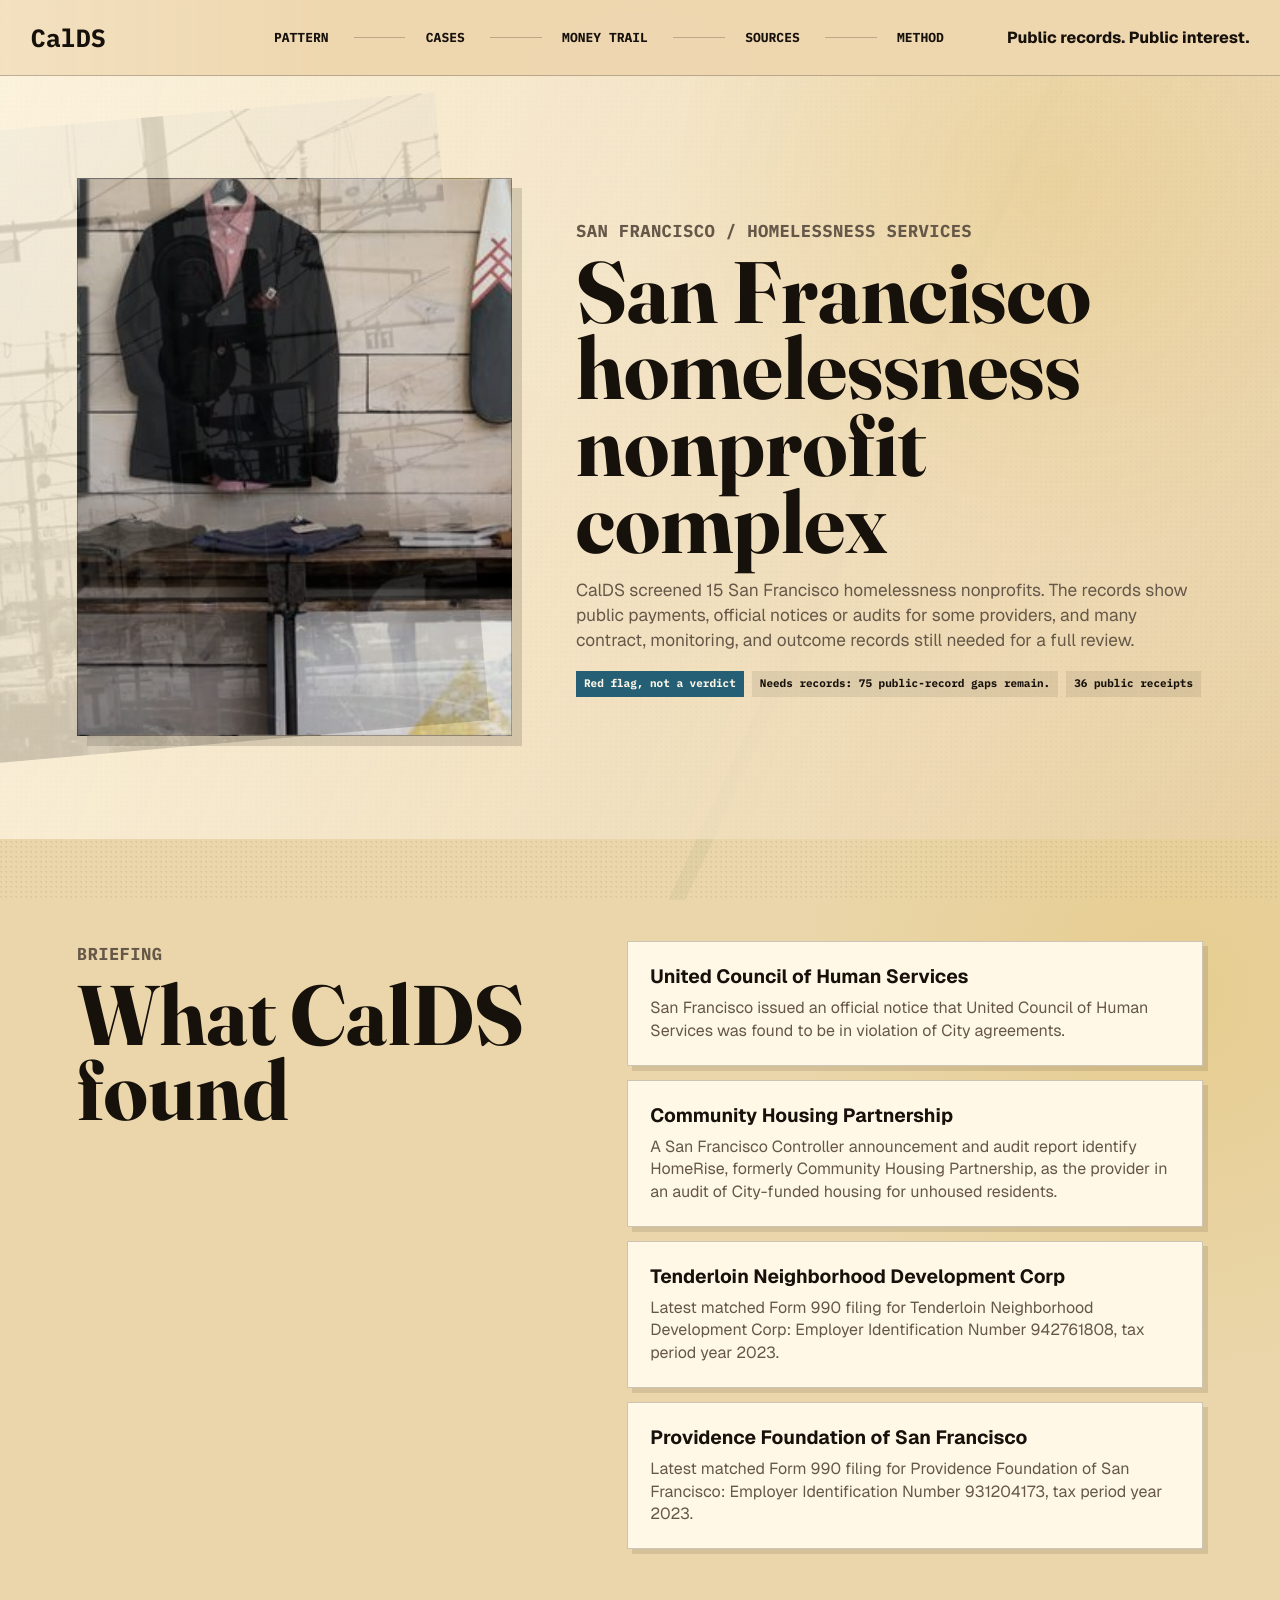
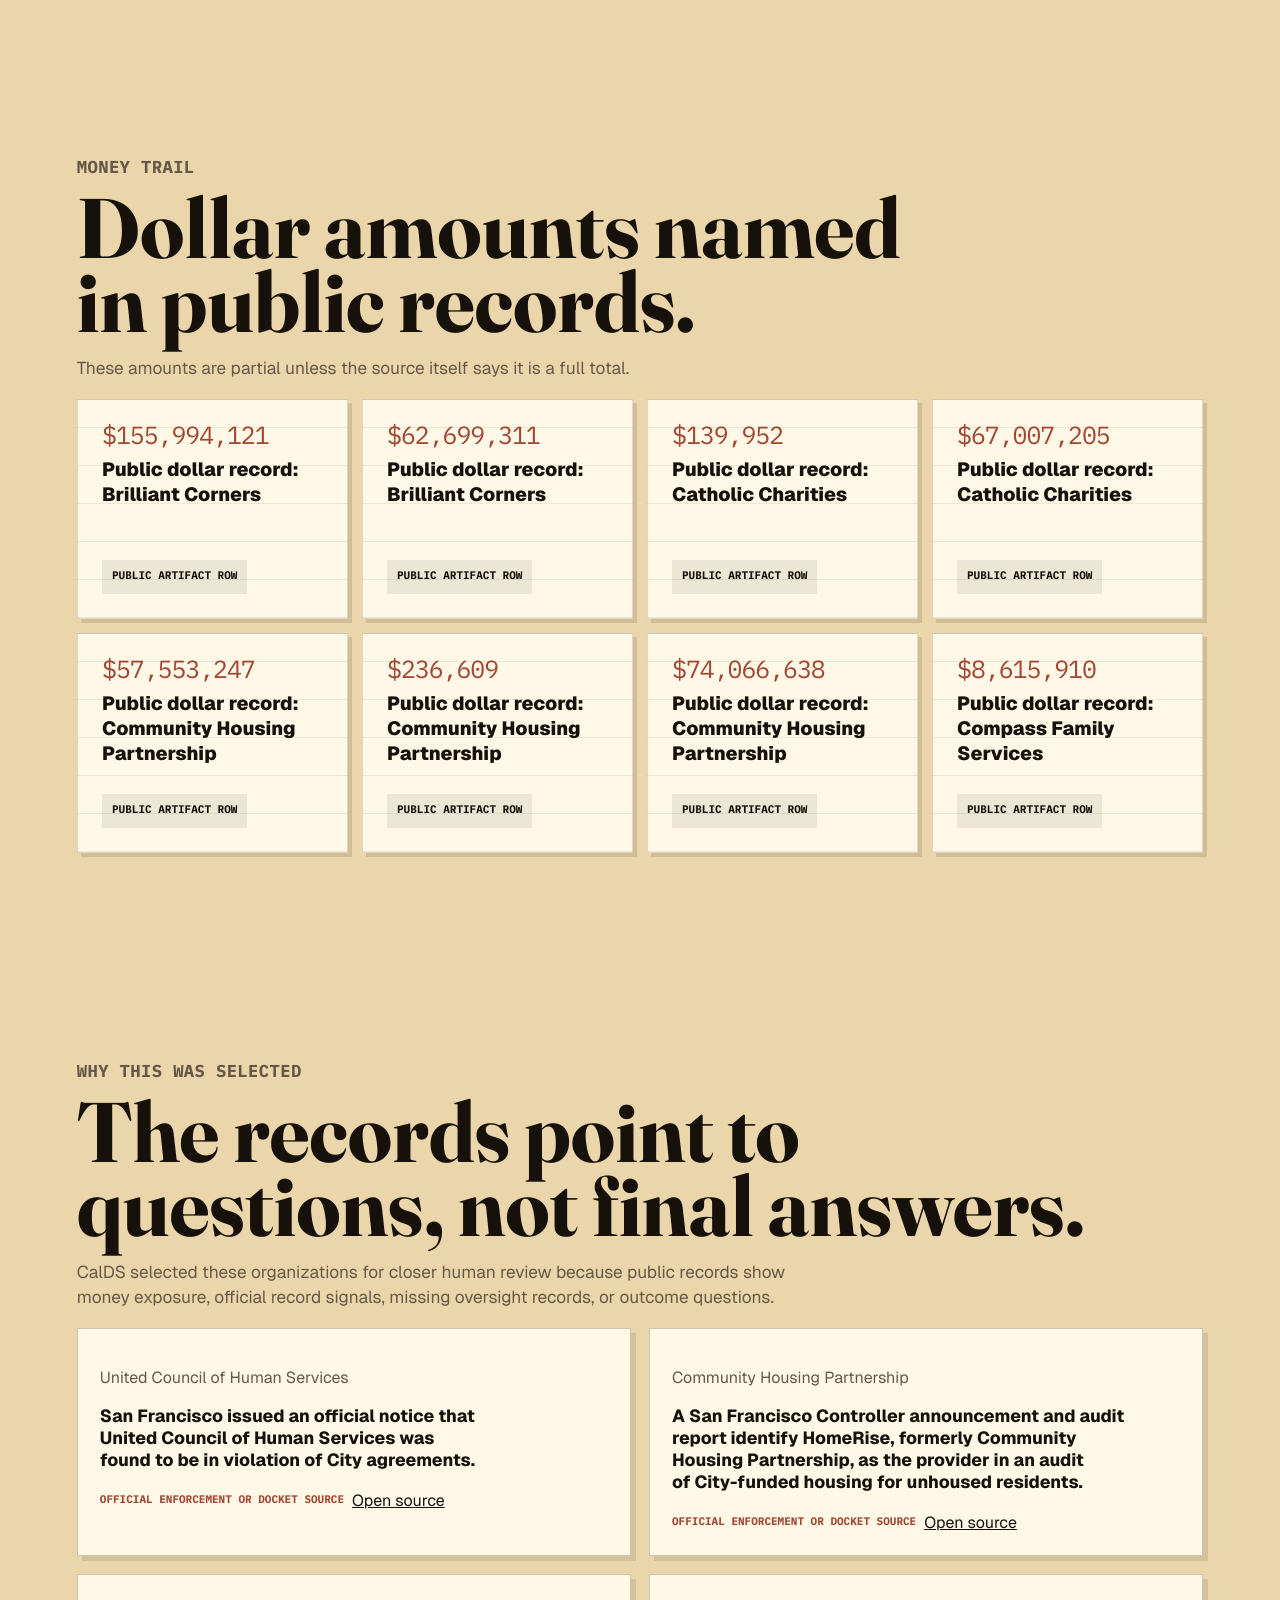
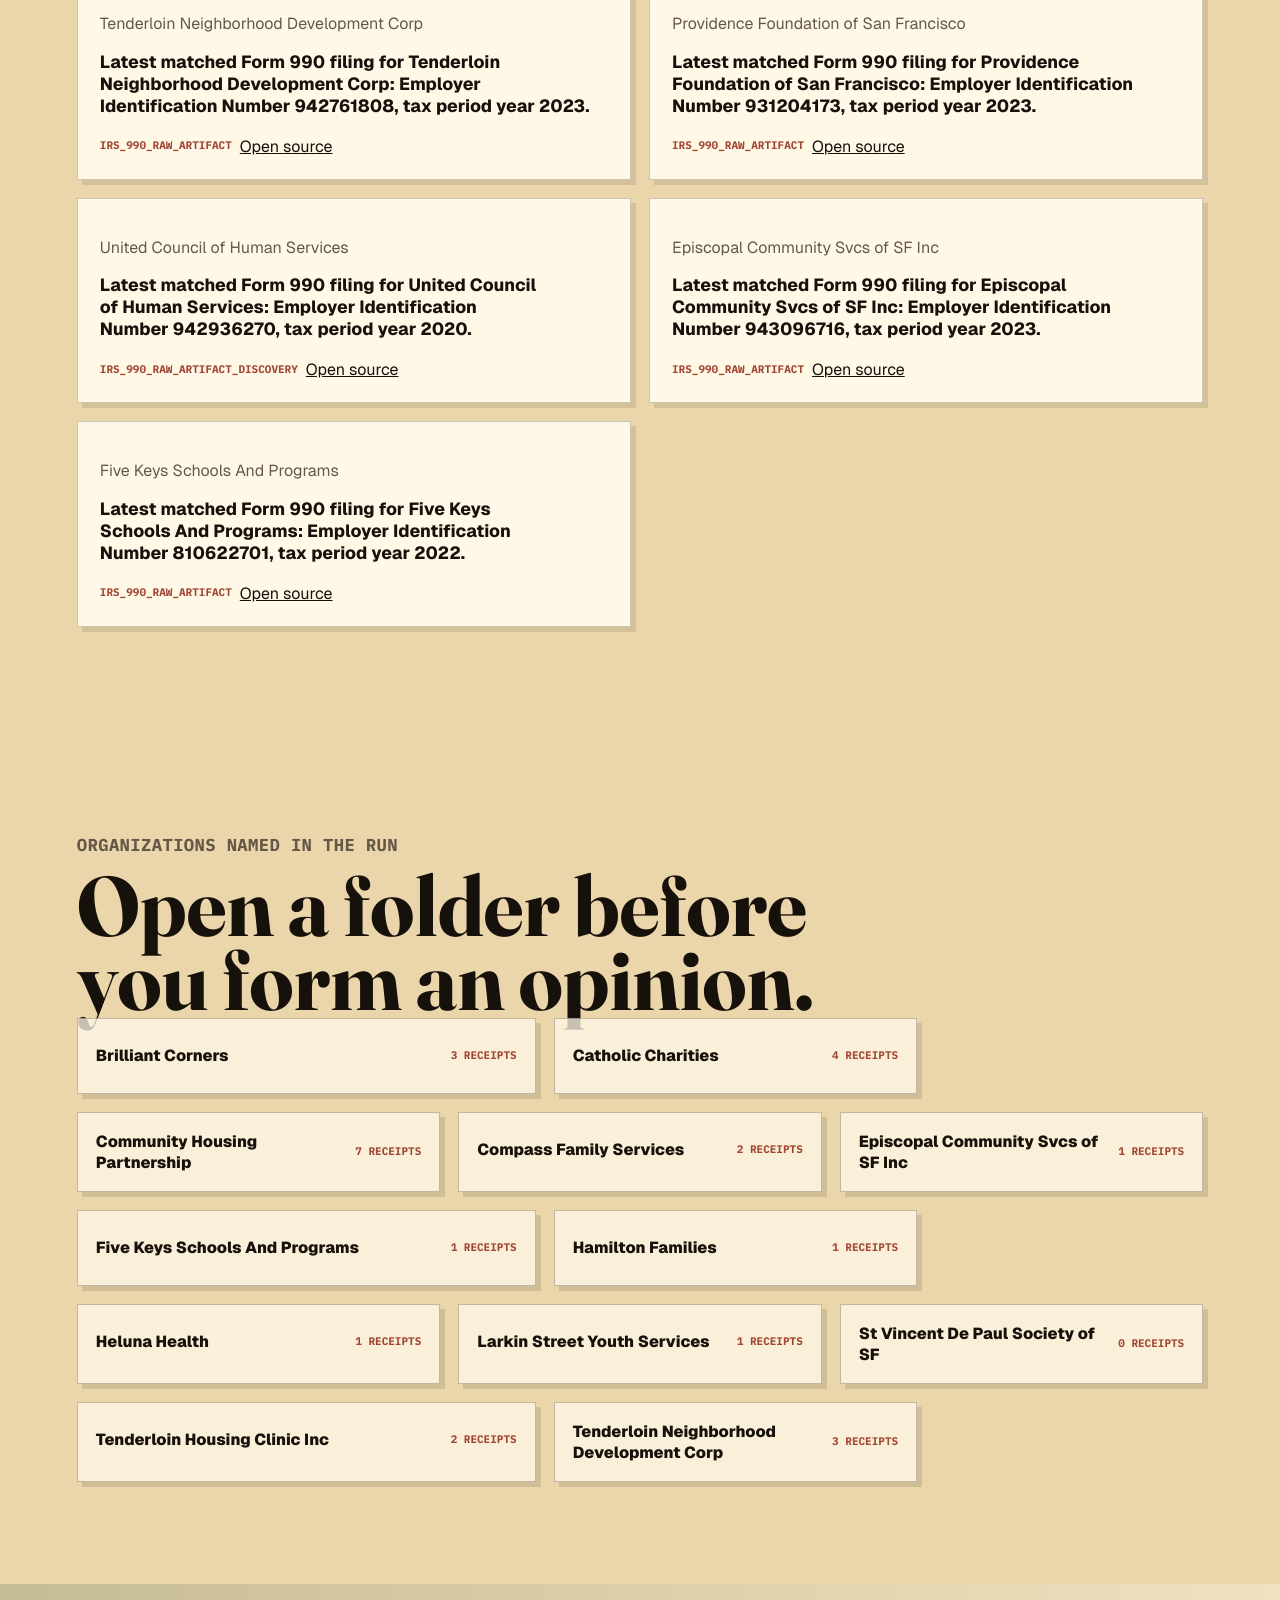
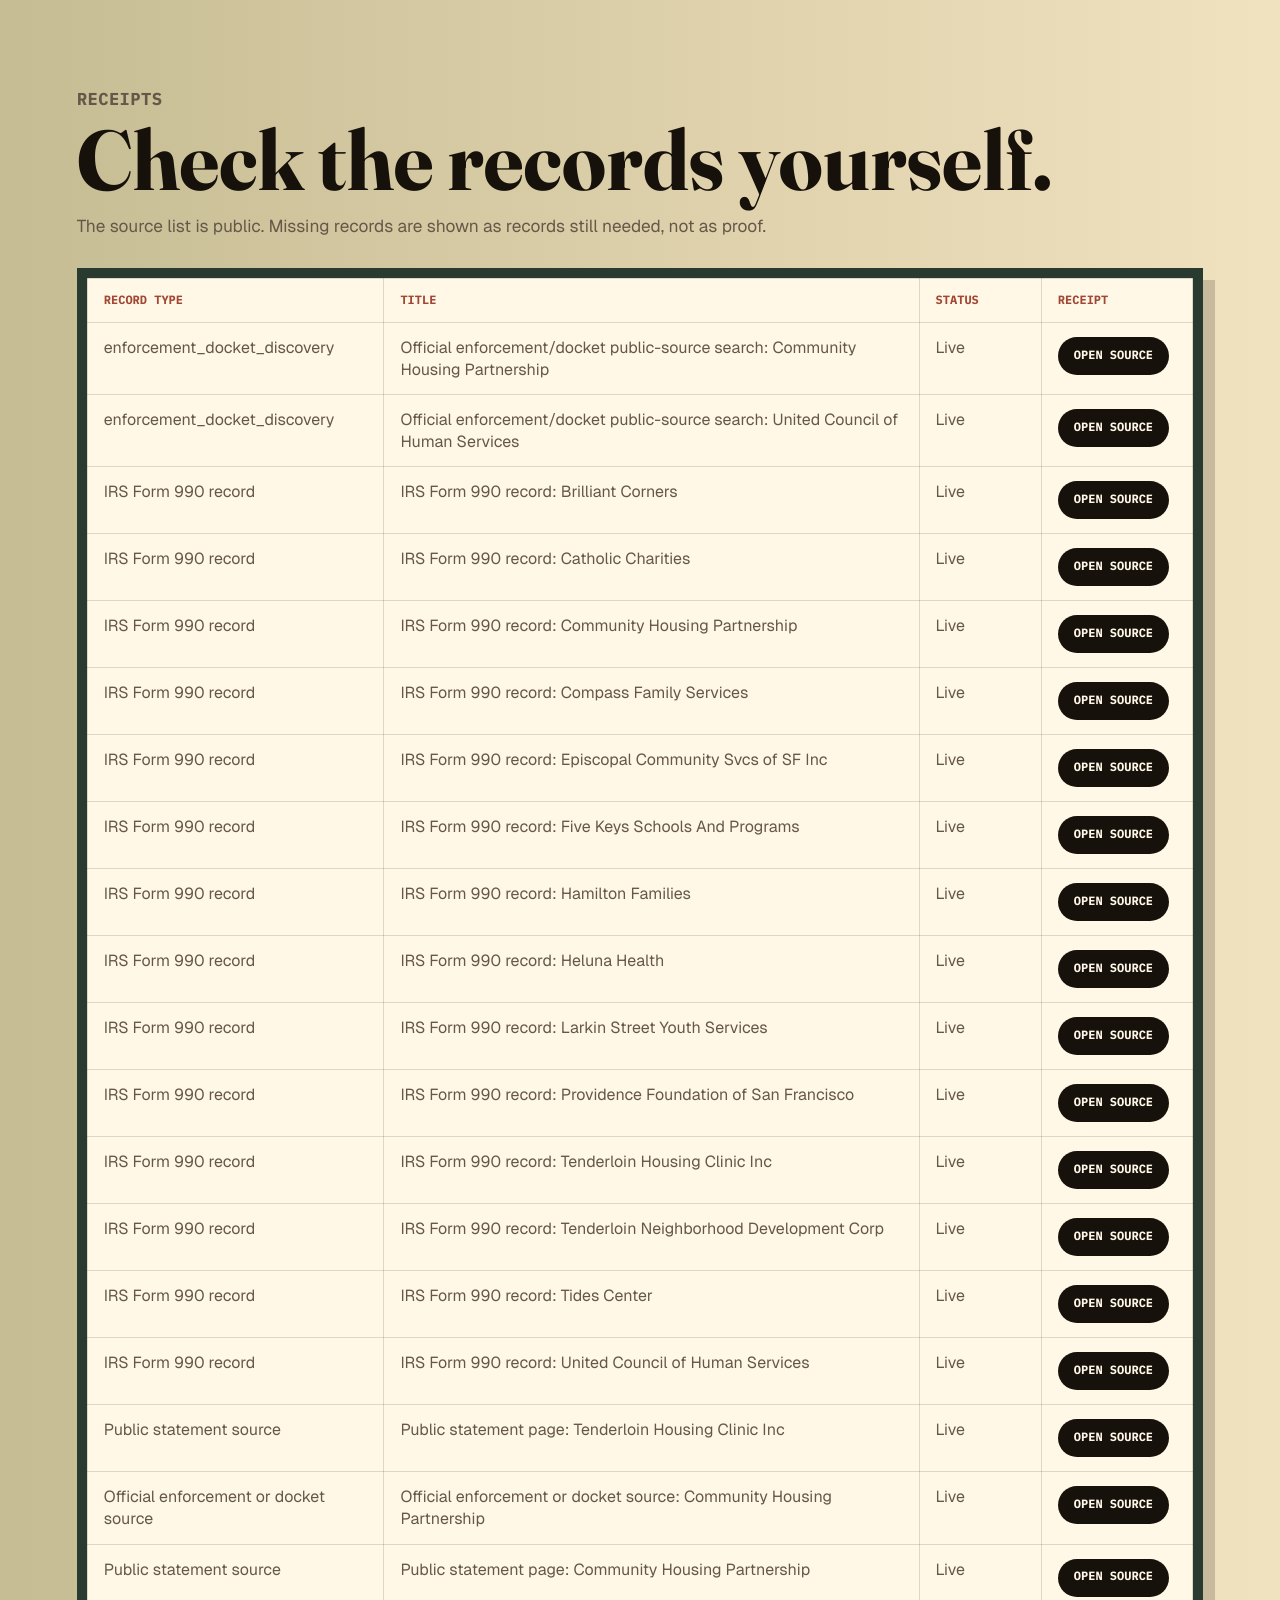
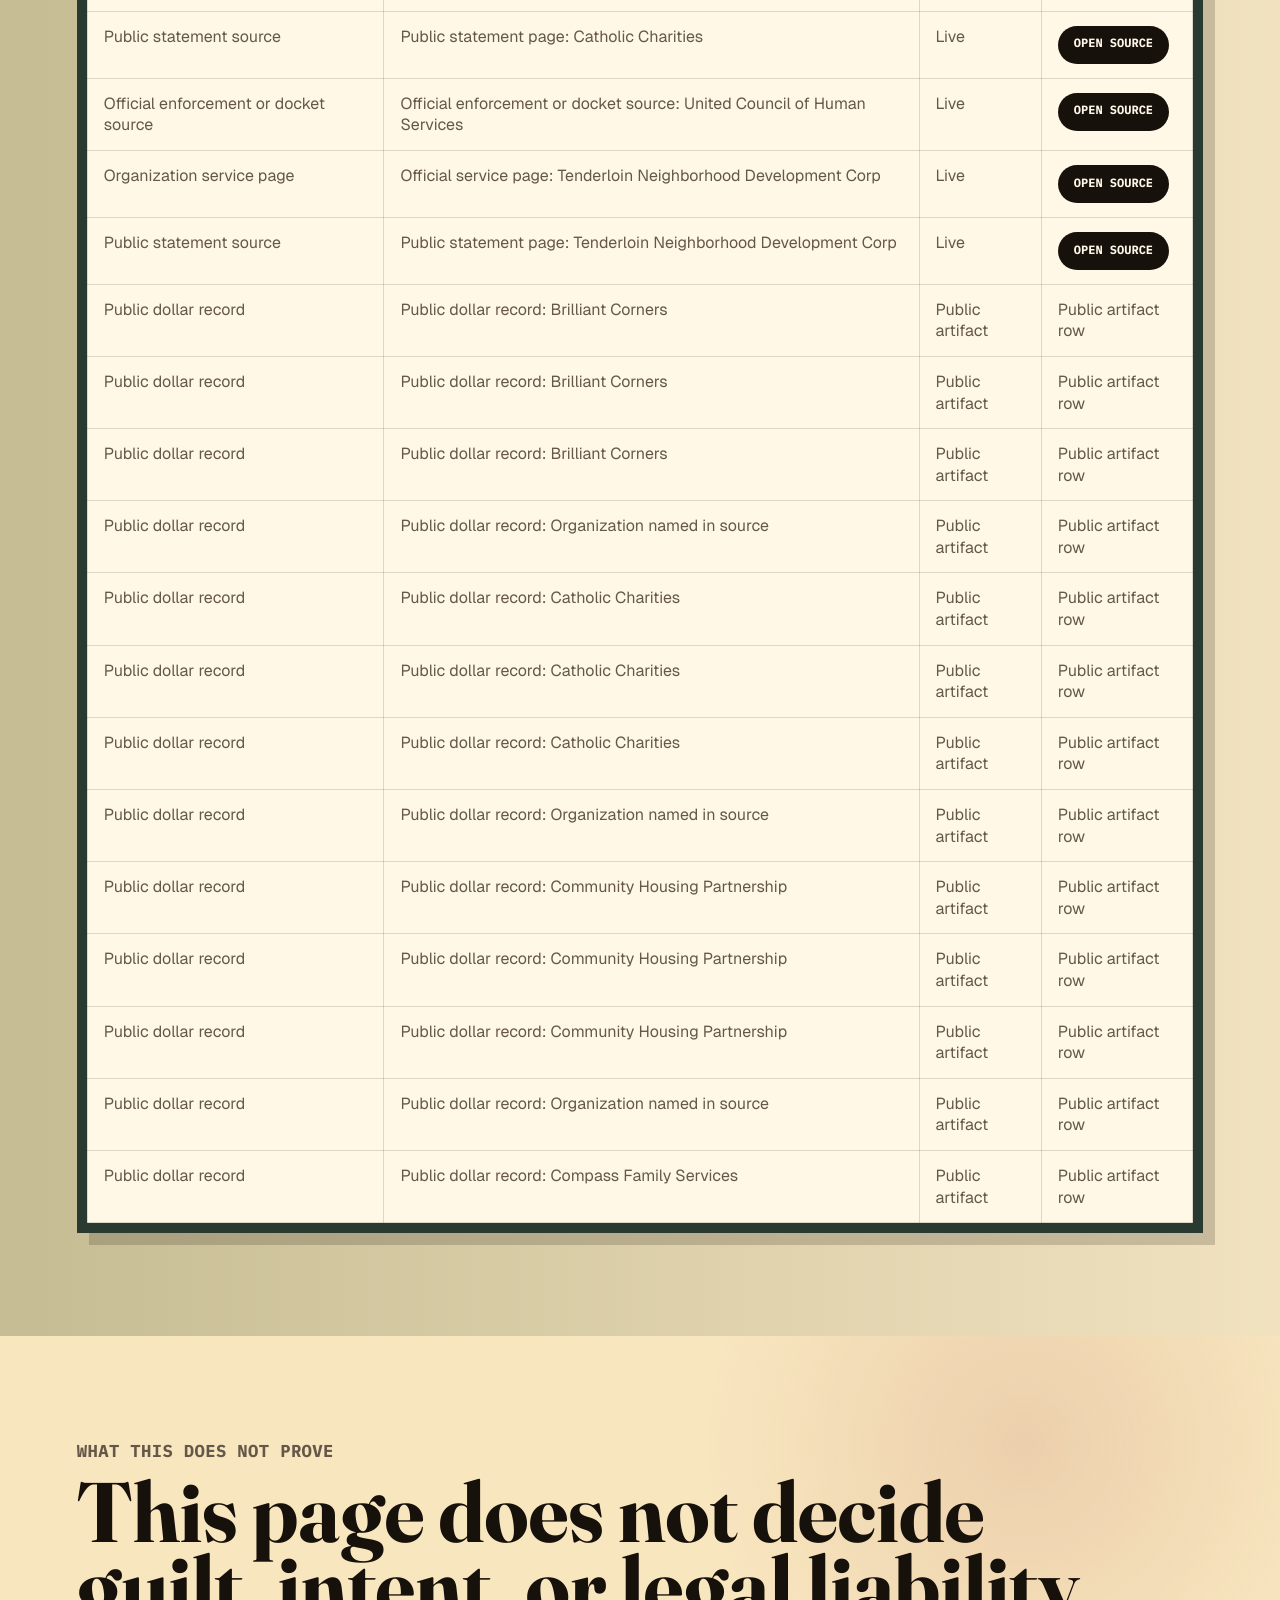
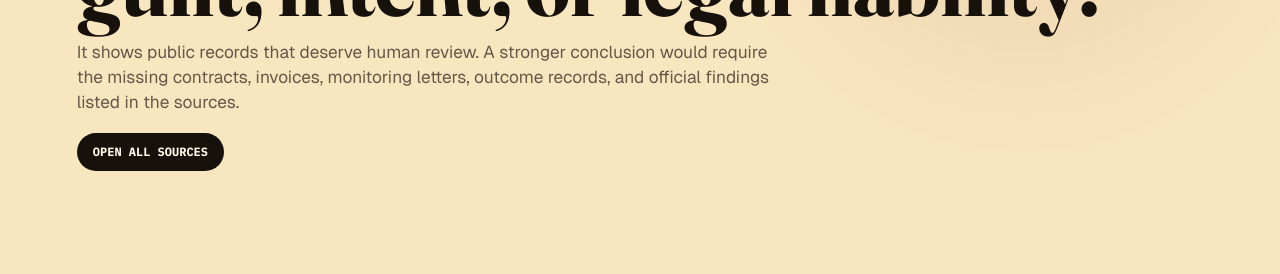
<file: cases/live_ca_sf_homelessness_complex/index.html>
<!doctype html>
<html lang="en">
<head>
  <meta charset="utf-8">
  <meta name="viewport" content="width=device-width, initial-scale=1">
  <title>San Francisco homelessness | CalDS</title>
  <link rel="preconnect" href="https://fonts.googleapis.com">
  <link rel="preconnect" href="https://fonts.gstatic.com" crossorigin>
  <link href="https://fonts.googleapis.com/css2?family=Fraunces:opsz,wght@9..144,600;9..144,800;9..144,900&family=Geist:wght@400;520;650;760;900&family=IBM+Plex+Mono:wght@400;500;600;700&display=swap" rel="stylesheet">
  <link rel="stylesheet" href="../../styles.css">
</head>
<body class="case-page">

  <a class="skip-link" href="#main">Skip to story</a>
  <nav class="record-rail" aria-label="Primary navigation">
    <a class="brand" href="../../index.html">CalDS</a>
    <div class="rail-links">
      <a href="../../index.html#pattern">Pattern</a>
      <a href="../../cases/">Cases</a>
      <a href="../../index.html#money">Money trail</a>
      <a href="../../sources/">Sources</a>
      <a href="../../method/">Method</a>
    </div>
    <p>Public records. Public interest.</p>
  </nav>

  <main id="main" class="story-route">

    <header class="case-hero" style="--case-color:#245b72">
      <div class="case-hero__art tone-bay" aria-hidden="true"></div>
      <div class="case-hero__copy">
        <p class="type-stamp">San Francisco / Homelessness services</p>
        <h1>San Francisco homelessness nonprofit complex</h1>
        <p>CalDS screened 15 San Francisco homelessness nonprofits. The records show public payments, official notices or audits for some providers, and many contract, monitoring, and outcome records still needed for a full review.</p>
        <div class="case-hero__status">
          <span>Red flag, not a verdict</span>
          <span>Needs records: 75 public-record gaps remain.</span>
          <span>36 public receipts</span>
        </div>
      </div>
    </header>

    <section class="story-brief">
      <div>
        <p class="type-stamp">Briefing</p>
        <h2>What CalDS found</h2>
      </div>
      <ul class="found-list">
            <li>
              <b>United Council of Human Services</b>
              <span>San Francisco issued an official notice that United Council of Human Services was found to be in violation of City agreements.</span>
            </li>

            <li>
              <b>Community Housing Partnership</b>
              <span>A San Francisco Controller announcement and audit report identify HomeRise, formerly Community Housing Partnership, as the provider in an audit of City-funded housing for unhoused residents.</span>
            </li>

            <li>
              <b>Tenderloin Neighborhood Development Corp</b>
              <span>Latest matched Form 990 filing for Tenderloin Neighborhood Development Corp: Employer Identification Number 942761808, tax period year 2023.</span>
            </li>

            <li>
              <b>Providence Foundation of San Francisco</b>
              <span>Latest matched Form 990 filing for Providence Foundation of San Francisco: Employer Identification Number 931204173, tax period year 2023.</span>
            </li>
            </ul>
    </section>

    <section class="case-money">
      <div class="chapter-copy">
        <p class="type-stamp">Money trail</p>
        <h2>Dollar amounts named in public records.</h2>
        <p>These amounts are partial unless the source itself says it is a full total.</p>
      </div>
      <div class="mini-receipt-grid">
            <article class="mini-receipt">
              <span class="mini-receipt__amount">$155,994,121</span>
              <p>Public dollar record: Brilliant Corners</p>
              <div class="mini-receipt__source"><span>Public artifact row</span></div>
            </article>

            <article class="mini-receipt">
              <span class="mini-receipt__amount">$62,699,311</span>
              <p>Public dollar record: Brilliant Corners</p>
              <div class="mini-receipt__source"><span>Public artifact row</span></div>
            </article>

            <article class="mini-receipt">
              <span class="mini-receipt__amount">$139,952</span>
              <p>Public dollar record: Catholic Charities</p>
              <div class="mini-receipt__source"><span>Public artifact row</span></div>
            </article>

            <article class="mini-receipt">
              <span class="mini-receipt__amount">$67,007,205</span>
              <p>Public dollar record: Catholic Charities</p>
              <div class="mini-receipt__source"><span>Public artifact row</span></div>
            </article>

            <article class="mini-receipt">
              <span class="mini-receipt__amount">$57,553,247</span>
              <p>Public dollar record: Community Housing Partnership</p>
              <div class="mini-receipt__source"><span>Public artifact row</span></div>
            </article>

            <article class="mini-receipt">
              <span class="mini-receipt__amount">$236,609</span>
              <p>Public dollar record: Community Housing Partnership</p>
              <div class="mini-receipt__source"><span>Public artifact row</span></div>
            </article>

            <article class="mini-receipt">
              <span class="mini-receipt__amount">$74,066,638</span>
              <p>Public dollar record: Community Housing Partnership</p>
              <div class="mini-receipt__source"><span>Public artifact row</span></div>
            </article>

            <article class="mini-receipt">
              <span class="mini-receipt__amount">$8,615,910</span>
              <p>Public dollar record: Compass Family Services</p>
              <div class="mini-receipt__source"><span>Public artifact row</span></div>
            </article>
            </div>
    </section>

    <section class="case-findings">
      <div class="chapter-copy">
        <p class="type-stamp">Why this was selected</p>
        <h2>The records point to questions, not final answers.</h2>
        <p>CalDS selected these organizations for closer human review because public records show money exposure, official record signals, missing oversight records, or outcome questions.</p>
      </div>
      <div class="finding-stack">
            <article class="finding-card">
              <p>United Council of Human Services</p>
              <h3>San Francisco issued an official notice that United Council of Human Services was found to be in violation of City agreements.</h3>
              <div class="finding-card__meta">
                <span>Official enforcement or docket source</span>
                <a href="https://www.sf.gov/news--united-council-human-services-found-be-violation-city-agreements" target="_blank" rel="noreferrer">Open source</a>
              </div>
            </article>

            <article class="finding-card">
              <p>Community Housing Partnership</p>
              <h3>A San Francisco Controller announcement and audit report identify HomeRise, formerly Community Housing Partnership, as the provider in an audit of City-funded housing for unhoused residents.</h3>
              <div class="finding-card__meta">
                <span>Official enforcement or docket source</span>
                <a href="https://www.sf.gov/news--audit-finds-one-citys-providers-housing-unhoused-residents-had-serious-financial-shortfalls" target="_blank" rel="noreferrer">Open source</a>
              </div>
            </article>

            <article class="finding-card">
              <p>Tenderloin Neighborhood Development Corp</p>
              <h3>Latest matched Form 990 filing for Tenderloin Neighborhood Development Corp: Employer Identification Number 942761808, tax period year 2023.</h3>
              <div class="finding-card__meta">
                <span>irs_990_raw_artifact</span>
                <a href="https://apps.irs.gov/pub/epostcard/990/xml/2024/2024_TEOS_XML_11A.zip" target="_blank" rel="noreferrer">Open source</a>
              </div>
            </article>

            <article class="finding-card">
              <p>Providence Foundation of San Francisco</p>
              <h3>Latest matched Form 990 filing for Providence Foundation of San Francisco: Employer Identification Number 931204173, tax period year 2023.</h3>
              <div class="finding-card__meta">
                <span>irs_990_raw_artifact</span>
                <a href="https://apps.irs.gov/pub/epostcard/990/xml/2024/2024_TEOS_XML_11A.zip" target="_blank" rel="noreferrer">Open source</a>
              </div>
            </article>

            <article class="finding-card">
              <p>United Council of Human Services</p>
              <h3>Latest matched Form 990 filing for United Council of Human Services: Employer Identification Number 942936270, tax period year 2020.</h3>
              <div class="finding-card__meta">
                <span>irs_990_raw_artifact_discovery</span>
                <a href="https://projects.propublica.org/nonprofits/organizations/942936270" target="_blank" rel="noreferrer">Open source</a>
              </div>
            </article>

            <article class="finding-card">
              <p>Episcopal Community Svcs of SF Inc</p>
              <h3>Latest matched Form 990 filing for Episcopal Community Svcs of SF Inc: Employer Identification Number 943096716, tax period year 2023.</h3>
              <div class="finding-card__meta">
                <span>irs_990_raw_artifact</span>
                <a href="https://apps.irs.gov/pub/epostcard/990/xml/2025/2025_TEOS_XML_07A.zip" target="_blank" rel="noreferrer">Open source</a>
              </div>
            </article>

            <article class="finding-card">
              <p>Five Keys Schools And Programs</p>
              <h3>Latest matched Form 990 filing for Five Keys Schools And Programs: Employer Identification Number 810622701, tax period year 2022.</h3>
              <div class="finding-card__meta">
                <span>irs_990_raw_artifact</span>
                <a href="https://projects.propublica.org/nonprofits/organizations/810622701" target="_blank" rel="noreferrer">Open source</a>
              </div>
            </article>
            </div>
    </section>

    <section class="case-entities">
      <div class="chapter-copy">
        <p class="type-stamp">Organizations named in the run</p>
        <h2>Open a folder before you form an opinion.</h2>
      </div>
      <div class="folder-grid">
            <details class="entity-folder case-entity">
              <summary><span>Brilliant Corners</span><small>3 receipts</small></summary>
              <div>
                <p>No source-backed service description is shown in this public export.</p>
                <ul><li>Latest matched Form 990 filing for Brilliant Corners: Employer Identification Number 562379862, tax period year 2023.</li></ul>
              </div>
            </details>

            <details class="entity-folder case-entity">
              <summary><span>Catholic Charities</span><small>4 receipts</small></summary>
              <div>
                <p>No source-backed service description is shown in this public export.</p>
                <ul><li>CalDS selected Catholic Charities for closer review for possible waste, fraud, abuse, or mismanagement because the cited records show executive-compensation or...</li><li>Latest matched Form 990 filing for Catholic Charities: Employer Identification Number 953516461, tax period year 2024.</li></ul>
              </div>
            </details>

            <details class="entity-folder case-entity">
              <summary><span>Community Housing Partnership</span><small>7 receipts</small></summary>
              <div>
                <p>No source-backed service description is shown in this public export.</p>
                <ul><li>A San Francisco Controller announcement and audit report identify HomeRise, formerly Community Housing Partnership, as the provider in an audit of City-funded housing...</li><li>Latest matched Form 990 filing for Community Housing Partnership: Employer Identification Number 943112338, tax period year 2023.</li></ul>
              </div>
            </details>

            <details class="entity-folder case-entity">
              <summary><span>Compass Family Services</span><small>2 receipts</small></summary>
              <div>
                <p>No source-backed service description is shown in this public export.</p>
                <ul><li>CalDS selected Compass Family Services for closer review for possible waste, fraud, abuse, or mismanagement because the cited records show payroll or wage-growth...</li><li>Latest matched Form 990 filing for Compass Family Services: Employer Identification Number 941156622, tax period year 2023.</li></ul>
              </div>
            </details>

            <details class="entity-folder case-entity">
              <summary><span>Episcopal Community Svcs of SF Inc</span><small>1 receipts</small></summary>
              <div>
                <p>No source-backed service description is shown in this public export.</p>
                <ul><li>Latest matched Form 990 filing for Episcopal Community Svcs of SF Inc: Employer Identification Number 943096716, tax period year 2023.</li></ul>
              </div>
            </details>

            <details class="entity-folder case-entity">
              <summary><span>Five Keys Schools And Programs</span><small>1 receipts</small></summary>
              <div>
                <p>No source-backed service description is shown in this public export.</p>
                <ul><li>Latest matched Form 990 filing for Five Keys Schools And Programs: Employer Identification Number 810622701, tax period year 2022.</li></ul>
              </div>
            </details>

            <details class="entity-folder case-entity">
              <summary><span>Hamilton Families</span><small>1 receipts</small></summary>
              <div>
                <p>No source-backed service description is shown in this public export.</p>
                <ul><li>Latest matched Form 990 filing for Hamilton Families: Employer Identification Number 943055602, tax period year 2023.</li></ul>
              </div>
            </details>

            <details class="entity-folder case-entity">
              <summary><span>Heluna Health</span><small>1 receipts</small></summary>
              <div>
                <p>No source-backed service description is shown in this public export.</p>
                <ul><li>Latest matched Form 990 filing for Heluna Health: Employer Identification Number 952557063, tax period year 2023.</li></ul>
              </div>
            </details>

            <details class="entity-folder case-entity">
              <summary><span>Larkin Street Youth Services</span><small>1 receipts</small></summary>
              <div>
                <p>No source-backed service description is shown in this public export.</p>
                <ul><li>Latest matched Form 990 filing for Larkin Street Youth Services: Employer Identification Number 942917999, tax period year 2023.</li></ul>
              </div>
            </details>

            <details class="entity-folder case-entity">
              <summary><span>St Vincent De Paul Society of SF</span><small>0 receipts</small></summary>
              <div>
                <p>No source-backed service description is shown in this public export.</p>
                <ul><li>No public red-flag sentence was exported for this organization.</li></ul>
              </div>
            </details>

            <details class="entity-folder case-entity">
              <summary><span>Tenderloin Housing Clinic Inc</span><small>2 receipts</small></summary>
              <div>
                <p>No source-backed service description is shown in this public export.</p>
                <ul><li>Latest matched Form 990 filing for Tenderloin Housing Clinic Inc: Employer Identification Number 942681706, tax period year 2023.</li></ul>
              </div>
            </details>

            <details class="entity-folder case-entity">
              <summary><span>Tenderloin Neighborhood Development Corp</span><small>3 receipts</small></summary>
              <div>
                <p>No source-backed service description is shown in this public export.</p>
                <ul><li>Latest matched Form 990 filing for Tenderloin Neighborhood Development Corp: Employer Identification Number 942761808, tax period year 2023.</li></ul>
              </div>
            </details>
            </div>
    </section>

    <section class="source-room case-source-room">
      <div class="source-room__intro">
        <p class="type-stamp">Receipts</p>
        <h2>Check the records yourself.</h2>
        <p>The source list is public. Missing records are shown as records still needed, not as proof.</p>
      </div>
      <div class="source-cabinet">
        <table class="source-table">
          <thead><tr><th>Record type</th><th>Title</th><th>Status</th><th>Receipt</th></tr></thead>
          <tbody>
        <tr data-source-id="source_49dbcf1126fe681a">
          <td>enforcement_docket_discovery</td>
          <td>Official enforcement/docket public-source search: Community Housing Partnership</td>
          <td>Live</td>
          <td><a href="https://www.justice.gov/" target="_blank" rel="noreferrer">Open source</a></td>
        </tr>

        <tr data-source-id="source_44cf5f12db5c7358">
          <td>enforcement_docket_discovery</td>
          <td>Official enforcement/docket public-source search: United Council of Human Services</td>
          <td>Live</td>
          <td><a href="https://www.justice.gov/" target="_blank" rel="noreferrer">Open source</a></td>
        </tr>

        <tr data-source-id="source_beafc8e6b2faec8e">
          <td>IRS Form 990 record</td>
          <td>IRS Form 990 record: Brilliant Corners</td>
          <td>Live</td>
          <td><a href="https://apps.irs.gov/pub/epostcard/990/xml/2024/2024_TEOS_XML_05A.zip" target="_blank" rel="noreferrer">Open source</a></td>
        </tr>

        <tr data-source-id="source_4545e7396f339aaa">
          <td>IRS Form 990 record</td>
          <td>IRS Form 990 record: Catholic Charities</td>
          <td>Live</td>
          <td><a href="https://apps.irs.gov/pub/epostcard/990/xml/2024/2024_TEOS_XML_10A.zip" target="_blank" rel="noreferrer">Open source</a></td>
        </tr>

        <tr data-source-id="source_06122086150a97e5">
          <td>IRS Form 990 record</td>
          <td>IRS Form 990 record: Community Housing Partnership</td>
          <td>Live</td>
          <td><a href="https://apps.irs.gov/pub/epostcard/990/xml/2024/2024_TEOS_XML_11A.zip" target="_blank" rel="noreferrer">Open source</a></td>
        </tr>

        <tr data-source-id="source_d5646de584349230">
          <td>IRS Form 990 record</td>
          <td>IRS Form 990 record: Compass Family Services</td>
          <td>Live</td>
          <td><a href="https://apps.irs.gov/pub/epostcard/990/xml/2024/2024_TEOS_XML_05A.zip" target="_blank" rel="noreferrer">Open source</a></td>
        </tr>

        <tr data-source-id="source_0ae5c78ea31712d0">
          <td>IRS Form 990 record</td>
          <td>IRS Form 990 record: Episcopal Community Svcs of SF Inc</td>
          <td>Live</td>
          <td><a href="https://apps.irs.gov/pub/epostcard/990/xml/2025/2025_TEOS_XML_07A.zip" target="_blank" rel="noreferrer">Open source</a></td>
        </tr>

        <tr data-source-id="source_2f605c63ea06b6cd">
          <td>IRS Form 990 record</td>
          <td>IRS Form 990 record: Five Keys Schools And Programs</td>
          <td>Live</td>
          <td><a href="https://projects.propublica.org/nonprofits/organizations/810622701" target="_blank" rel="noreferrer">Open source</a></td>
        </tr>

        <tr data-source-id="source_5f745f1f1e12a9c2">
          <td>IRS Form 990 record</td>
          <td>IRS Form 990 record: Hamilton Families</td>
          <td>Live</td>
          <td><a href="https://apps.irs.gov/pub/epostcard/990/xml/2024/2024_TEOS_XML_05A.zip" target="_blank" rel="noreferrer">Open source</a></td>
        </tr>

        <tr data-source-id="source_f7e275ee394ae375">
          <td>IRS Form 990 record</td>
          <td>IRS Form 990 record: Heluna Health</td>
          <td>Live</td>
          <td><a href="https://apps.irs.gov/pub/epostcard/990/xml/2024/2024_TEOS_XML_03A.zip" target="_blank" rel="noreferrer">Open source</a></td>
        </tr>

        <tr data-source-id="source_d78d1f32934356e6">
          <td>IRS Form 990 record</td>
          <td>IRS Form 990 record: Larkin Street Youth Services</td>
          <td>Live</td>
          <td><a href="https://apps.irs.gov/pub/epostcard/990/xml/2024/2024_TEOS_XML_05A.zip" target="_blank" rel="noreferrer">Open source</a></td>
        </tr>

        <tr data-source-id="source_907b723ea823cbaa">
          <td>IRS Form 990 record</td>
          <td>IRS Form 990 record: Providence Foundation of San Francisco</td>
          <td>Live</td>
          <td><a href="https://apps.irs.gov/pub/epostcard/990/xml/2024/2024_TEOS_XML_11A.zip" target="_blank" rel="noreferrer">Open source</a></td>
        </tr>

        <tr data-source-id="source_868778ebc063f7b1">
          <td>IRS Form 990 record</td>
          <td>IRS Form 990 record: Tenderloin Housing Clinic Inc</td>
          <td>Live</td>
          <td><a href="https://apps.irs.gov/pub/epostcard/990/xml/2024/2024_TEOS_XML_04A.zip" target="_blank" rel="noreferrer">Open source</a></td>
        </tr>

        <tr data-source-id="source_7e1ed4eb95c5801a">
          <td>IRS Form 990 record</td>
          <td>IRS Form 990 record: Tenderloin Neighborhood Development Corp</td>
          <td>Live</td>
          <td><a href="https://apps.irs.gov/pub/epostcard/990/xml/2024/2024_TEOS_XML_11A.zip" target="_blank" rel="noreferrer">Open source</a></td>
        </tr>

        <tr data-source-id="source_5e46448b92435084">
          <td>IRS Form 990 record</td>
          <td>IRS Form 990 record: Tides Center</td>
          <td>Live</td>
          <td><a href="https://apps.irs.gov/pub/epostcard/990/xml/2024/2024_TEOS_XML_10A.zip" target="_blank" rel="noreferrer">Open source</a></td>
        </tr>

        <tr data-source-id="source_29cd168e97a8af11">
          <td>IRS Form 990 record</td>
          <td>IRS Form 990 record: United Council of Human Services</td>
          <td>Live</td>
          <td><a href="https://projects.propublica.org/nonprofits/organizations/942936270" target="_blank" rel="noreferrer">Open source</a></td>
        </tr>

        <tr data-source-id="source_8e0933ca65ef1157">
          <td>Public statement source</td>
          <td>Public statement page: Tenderloin Housing Clinic Inc</td>
          <td>Live</td>
          <td><a href="https://www.thclinic.org/" target="_blank" rel="noreferrer">Open source</a></td>
        </tr>

        <tr data-source-id="source_f691cbf0f378e4ba">
          <td>Official enforcement or docket source</td>
          <td>Official enforcement or docket source: Community Housing Partnership</td>
          <td>Live</td>
          <td><a href="https://www.sf.gov/news--audit-finds-one-citys-providers-housing-unhoused-residents-had-serious-financial-shortfalls" target="_blank" rel="noreferrer">Open source</a></td>
        </tr>

        <tr data-source-id="source_3a3226cda0b61582">
          <td>Public statement source</td>
          <td>Public statement page: Community Housing Partnership</td>
          <td>Live</td>
          <td><a href="https://homerisesf.org/" target="_blank" rel="noreferrer">Open source</a></td>
        </tr>

        <tr data-source-id="source_30e5a3ee1dfa75f0">
          <td>Public statement source</td>
          <td>Public statement page: Catholic Charities</td>
          <td>Live</td>
          <td><a href="https://www.catholiccharitiessf.org/" target="_blank" rel="noreferrer">Open source</a></td>
        </tr>

        <tr data-source-id="source_8cea8805b08dda9f">
          <td>Official enforcement or docket source</td>
          <td>Official enforcement or docket source: United Council of Human Services</td>
          <td>Live</td>
          <td><a href="https://www.sf.gov/news--united-council-human-services-found-be-violation-city-agreements" target="_blank" rel="noreferrer">Open source</a></td>
        </tr>

        <tr data-source-id="source_db020f59e1b42025">
          <td>Organization service page</td>
          <td>Official service page: Tenderloin Neighborhood Development Corp</td>
          <td>Live</td>
          <td><a href="https://www.tndc.org/our-work/" target="_blank" rel="noreferrer">Open source</a></td>
        </tr>

        <tr data-source-id="source_05e53e03feb352d0">
          <td>Public statement source</td>
          <td>Public statement page: Tenderloin Neighborhood Development Corp</td>
          <td>Live</td>
          <td><a href="https://www.tndc.org/" target="_blank" rel="noreferrer">Open source</a></td>
        </tr>

        <tr data-source-id="source_d3c320666cb13447">
          <td>Public dollar record</td>
          <td>Public dollar record: Brilliant Corners</td>
          <td>Public artifact</td>
          <td><span>Public artifact row</span></td>
        </tr>

        <tr data-source-id="source_b29a0a349d802a44">
          <td>Public dollar record</td>
          <td>Public dollar record: Brilliant Corners</td>
          <td>Public artifact</td>
          <td><span>Public artifact row</span></td>
        </tr>

        <tr data-source-id="source_b0e4d7c24abdb274">
          <td>Public dollar record</td>
          <td>Public dollar record: Brilliant Corners</td>
          <td>Public artifact</td>
          <td><span>Public artifact row</span></td>
        </tr>

        <tr data-source-id="source_93afabea7f3ec46a">
          <td>Public dollar record</td>
          <td>Public dollar record: Organization named in source</td>
          <td>Public artifact</td>
          <td><span>Public artifact row</span></td>
        </tr>

        <tr data-source-id="source_84d313b3ec701840">
          <td>Public dollar record</td>
          <td>Public dollar record: Catholic Charities</td>
          <td>Public artifact</td>
          <td><span>Public artifact row</span></td>
        </tr>

        <tr data-source-id="source_9cf54586152aa067">
          <td>Public dollar record</td>
          <td>Public dollar record: Catholic Charities</td>
          <td>Public artifact</td>
          <td><span>Public artifact row</span></td>
        </tr>

        <tr data-source-id="source_af7d3981065e0cad">
          <td>Public dollar record</td>
          <td>Public dollar record: Catholic Charities</td>
          <td>Public artifact</td>
          <td><span>Public artifact row</span></td>
        </tr>

        <tr data-source-id="source_6c5e5a841b9ec076">
          <td>Public dollar record</td>
          <td>Public dollar record: Organization named in source</td>
          <td>Public artifact</td>
          <td><span>Public artifact row</span></td>
        </tr>

        <tr data-source-id="source_36d33a1454f651c9">
          <td>Public dollar record</td>
          <td>Public dollar record: Community Housing Partnership</td>
          <td>Public artifact</td>
          <td><span>Public artifact row</span></td>
        </tr>

        <tr data-source-id="source_257e963485797fcb">
          <td>Public dollar record</td>
          <td>Public dollar record: Community Housing Partnership</td>
          <td>Public artifact</td>
          <td><span>Public artifact row</span></td>
        </tr>

        <tr data-source-id="source_2c6d8833c7421e72">
          <td>Public dollar record</td>
          <td>Public dollar record: Community Housing Partnership</td>
          <td>Public artifact</td>
          <td><span>Public artifact row</span></td>
        </tr>

        <tr data-source-id="source_ced2698794988bf0">
          <td>Public dollar record</td>
          <td>Public dollar record: Organization named in source</td>
          <td>Public artifact</td>
          <td><span>Public artifact row</span></td>
        </tr>

        <tr data-source-id="source_31c9d1fb1c58673d">
          <td>Public dollar record</td>
          <td>Public dollar record: Compass Family Services</td>
          <td>Public artifact</td>
          <td><span>Public artifact row</span></td>
        </tr>
        </tbody>
        </table>
      </div>
    </section>

    <section class="method-wall case-caveat">
      <p class="type-stamp">What this does not prove</p>
      <h2>This page does not decide guilt, intent, or legal liability.</h2>
      <p>It shows public records that deserve human review. A stronger conclusion would require the missing contracts, invoices, monitoring letters, outcome records, and official findings listed in the sources.</p>
      <a class="paper-link" href="../../sources/">Open all sources</a>
    </section>

  </main>
  <script src="../../app.js"></script>
</body>
</html>
</file>
<file: styles.css>
:root {
  color-scheme: light;
  --paper: #ead6aa;
  --paper-soft: #f8e6bf;
  --paper-light: #fff8e7;
  --paper-deep: #d7b674;
  --ink: #17110b;
  --muted: #665849;
  --faint: rgba(23, 17, 11, .12);
  --line: rgba(23, 17, 11, .24);
  --red: #a14734;
  --red-dark: #6f2d24;
  --green: #526a4a;
  --green-dark: #293a30;
  --blue: #255f76;
  --gold: #d9ad3a;
  --cream-shadow: rgba(96, 61, 25, .2);
  --paper-shadow: 0 34px 90px rgba(75, 49, 19, .28);
  --hard-shadow: 10px 10px 0 rgba(23, 17, 11, .16);
  --rail-width: clamp(104px, 8vw, 150px);
  --nav-height: 76px;
}

* {
  box-sizing: border-box;
}

html {
  scroll-behavior: smooth;
}

body {
  margin: 0;
  max-width: 100%;
  overflow-x: hidden;
  color: var(--ink);
  background:
    radial-gradient(circle at 78% 8%, rgba(255, 250, 233, .72), transparent 25rem),
    radial-gradient(circle at 8% 92%, rgba(161, 71, 52, .2), transparent 16rem),
    linear-gradient(90deg, rgba(23, 17, 11, .045) 1px, transparent 1px) 0 0 / 28px 28px,
    linear-gradient(180deg, rgba(23, 17, 11, .035) 1px, transparent 1px) 0 0 / 28px 28px,
    var(--paper);
  font-family: Geist, system-ui, -apple-system, BlinkMacSystemFont, "Segoe UI", sans-serif;
  text-rendering: geometricPrecision;
}

body::before {
  content: "";
  position: fixed;
  inset: 0;
  z-index: -2;
  pointer-events: none;
  opacity: .38;
  background-image:
    radial-gradient(circle at 25% 34%, rgba(23, 17, 11, .18) 0 1px, transparent 1px),
    radial-gradient(circle at 78% 52%, rgba(255, 255, 255, .6) 0 1px, transparent 1px);
  background-size: 5px 5px, 9px 9px;
  mix-blend-mode: multiply;
}

body::after {
  content: "";
  position: fixed;
  inset: 0;
  z-index: -1;
  pointer-events: none;
  opacity: .3;
  background:
    linear-gradient(115deg, transparent 0 64%, rgba(82, 106, 74, .15) 64% 65%, transparent 65%),
    radial-gradient(circle at 50% calc(18% + var(--paper-drift, 0px)), rgba(255, 255, 255, .42), transparent 26rem);
}

a {
  color: inherit;
}

button,
input {
  font: inherit;
}

button:focus-visible,
a:focus-visible,
summary:focus-visible,
input:focus-visible {
  outline: 3px solid var(--blue);
  outline-offset: 4px;
}

main {
  width: 100%;
  max-width: 100%;
  overflow-x: hidden;
}

.skip-link {
  position: fixed;
  top: -80px;
  left: 16px;
  z-index: 100;
  padding: 10px 14px;
  color: var(--ink);
  background: var(--gold);
  font-weight: 850;
}

.skip-link:focus {
  top: 16px;
}

.record-rail {
  position: sticky;
  top: 0;
  z-index: 50;
  display: grid;
  grid-template-columns: minmax(120px, 180px) 1fr auto;
  align-items: center;
  gap: clamp(16px, 2vw, 30px);
  min-height: var(--nav-height);
  padding: 0 clamp(18px, 2.4vw, 36px);
  border-bottom: 1px solid var(--line);
  background:
    linear-gradient(90deg, rgba(255, 248, 231, .3), transparent 26%),
    rgba(238, 215, 176, .94);
  backdrop-filter: blur(18px);
}

.brand {
  font-family: "IBM Plex Mono", monospace;
  font-size: 25px;
  font-weight: 800;
  text-decoration: none;
}

.rail-links {
  display: flex;
  justify-content: center;
  gap: clamp(10px, 1.6vw, 22px);
  min-width: 0;
  font-family: "IBM Plex Mono", monospace;
  font-size: 13px;
  font-weight: 800;
  text-transform: uppercase;
}

.rail-links a {
  display: inline-flex;
  align-items: center;
  gap: clamp(12px, 2vw, 26px);
  min-height: 38px;
  text-decoration: none;
}

.rail-links a::after {
  content: "";
  width: clamp(18px, 4vw, 72px);
  height: 1px;
  background: var(--line);
}

.rail-links a:last-child::after {
  display: none;
}

.record-rail p {
  margin: 0;
  font-size: 1rem;
  font-weight: 760;
}

h1,
h2,
h3 {
  margin: 0;
  font-family: Fraunces, Georgia, serif;
  line-height: .88;
  letter-spacing: 0;
  text-wrap: balance;
}

h1 {
  max-width: min(1180px, 78vw);
  font-size: clamp(5rem, 7.7vw, 10rem);
}

h2 {
  max-width: 1120px;
  font-size: clamp(3.2rem, 6.6vw, 8.2rem);
}

h3 {
  font-size: clamp(1.75rem, 2.5vw, 3.2rem);
}

.type-stamp,
.wall-label,
.receipt-card__stub {
  margin: 0 0 12px;
  color: var(--red);
  font-family: "IBM Plex Mono", monospace;
  font-size: 12px;
  font-weight: 800;
  letter-spacing: .02em;
  text-transform: uppercase;
}

.poster-hero {
  position: relative;
  display: grid;
  grid-template-columns: var(--rail-width) minmax(0, 1fr);
  min-height: calc(100dvh - var(--nav-height));
  background: var(--paper);
}

.sun-strip {
  position: relative;
  overflow: hidden;
  min-height: calc(100dvh - var(--nav-height));
  background:
    linear-gradient(180deg, rgba(225, 152, 44, .06), rgba(82, 48, 30, .46)),
    url("assets/venice-palms-rail.jpg") center / cover;
  box-shadow: inset -8px 0 0 rgba(23, 17, 11, .14);
  filter: sepia(.18) saturate(.78) contrast(1.08);
}

.sun-strip::before {
  content: "";
  position: absolute;
  inset: 0;
  background:
    repeating-linear-gradient(112deg, rgba(255, 255, 255, .17) 0 1px, transparent 1px 22px),
    linear-gradient(180deg, rgba(225, 152, 44, .28), rgba(23, 17, 11, .12));
  mix-blend-mode: screen;
}

.sun-strip::after {
  content: "";
  position: absolute;
  left: 52%;
  bottom: 3rem;
  width: 4px;
  height: 32%;
  border-radius: 999px;
  background: rgba(41, 58, 48, .76);
  transform: translateX(-50%);
  box-shadow: 0 -126px 0 18px rgba(41, 58, 48, .58);
}

.poster-sheet {
  position: relative;
  display: grid;
  grid-template-columns: repeat(12, minmax(0, 1fr));
  grid-template-rows: minmax(260px, auto) minmax(220px, 1fr) 66px;
  gap: clamp(12px, 1.2vw, 20px);
  min-height: calc(100dvh - var(--nav-height));
  padding: clamp(18px, 2.35vw, 42px);
  overflow: visible;
  background:
    radial-gradient(circle at 74% 14%, rgba(217, 173, 58, .34), transparent 22rem),
    radial-gradient(circle at 9% 84%, rgba(161, 71, 52, .13), transparent 18rem),
    repeating-linear-gradient(0deg, rgba(23, 17, 11, .035) 0 1px, transparent 1px 24px),
    linear-gradient(105deg, rgba(255, 248, 231, .99), rgba(232, 207, 166, .96));
}

.poster-sheet::before {
  content: "";
  position: absolute;
  inset: clamp(18px, 2vw, 32px);
  pointer-events: none;
  border: 1px solid rgba(23, 17, 11, .14);
}

.capitol-rail {
  position: absolute;
  right: 0;
  top: 0;
  bottom: 0;
  width: clamp(190px, 22vw, 360px);
  background:
    linear-gradient(90deg, rgba(248, 230, 191, .18), rgba(248, 230, 191, .02)),
    url("assets/california-capitol-crop.jpg") left center / cover;
  opacity: .72;
  filter: sepia(.24) saturate(.68) contrast(1.08);
  mask-image: linear-gradient(90deg, transparent, #000 24%, #000);
}

.paper-stamp {
  position: absolute;
  right: clamp(22px, 3vw, 48px);
  top: clamp(20px, 3vw, 46px);
  z-index: 6;
  display: grid;
  place-items: center;
  width: 94px;
  height: 94px;
  border: 2px solid rgba(111, 45, 36, .72);
  border-radius: 50%;
  color: var(--red-dark);
  font-family: "IBM Plex Mono", monospace;
  font-size: 10px;
  font-weight: 800;
  line-height: 1.1;
  text-align: center;
  text-transform: uppercase;
  transform: rotate(9deg);
  background: rgba(248, 230, 191, .56);
}

.poster-copy {
  z-index: 4;
  grid-column: 1 / 10;
  grid-row: 1;
  align-self: end;
  min-width: 0;
  padding-left: clamp(8px, 1vw, 18px);
}

.poster-copy h1 {
  text-shadow: 0 1px 0 rgba(255, 255, 255, .3);
}

.poster-copy h1 > span {
  display: block;
}

.poster-copy h1 .receipt-line span {
  display: inline;
}

.receipt-line {
  position: relative;
  display: inline-block;
}

.receipt-line::after {
  content: "";
  position: absolute;
  left: 8%;
  right: 2%;
  bottom: .05em;
  height: .035em;
  background: var(--red);
  transform: rotate(-1.5deg);
  box-shadow: 72px 18px 0 -9px var(--red);
}

.dek,
.chapter-copy p,
.machine-copy p,
.source-room__intro p,
.method-wall > p,
.route-hero p,
.case-hero__copy p,
.story-brief p,
.case-caveat p,
.final-poster p {
  max-width: 720px;
  color: var(--muted);
  font-size: clamp(1.05rem, 1.35vw, 1.34rem);
  line-height: 1.45;
  text-wrap: pretty;
}

.dek {
  max-width: min(100%, 720px);
  margin: clamp(18px, 2vw, 28px) 0 0;
  color: #4f4539;
  font-family: "IBM Plex Mono", monospace;
  font-size: clamp(1rem, 1.1vw, 1.16rem);
  line-height: 1.36;
  overflow-wrap: break-word;
}

.hero-actions {
  display: flex;
  flex-wrap: wrap;
  gap: 12px;
  margin-top: 24px;
}

.hero-actions a,
.tip-note a,
.paper-link,
.source-jump,
.case-link,
.final-poster a,
.mini-receipt a,
.source-table a {
  display: inline-flex;
  align-items: center;
  justify-content: center;
  min-height: 38px;
  padding: 9px 16px;
  border: 0;
  border-radius: 999px;
  color: #fff8e9;
  background: var(--ink);
  font-family: "IBM Plex Mono", monospace;
  font-size: 12px;
  font-weight: 800;
  text-transform: uppercase;
  text-decoration: none;
  cursor: pointer;
  transition: transform .22s ease, background .22s ease, box-shadow .22s ease;
}

.hero-actions a:nth-child(2) {
  color: var(--ink);
  background: var(--paper-light);
  box-shadow: inset 0 0 0 1px rgba(23, 17, 11, .24);
}

.hero-actions a:hover,
.tip-note a:hover,
.paper-link:hover,
.source-jump:hover,
.case-link:hover,
.final-poster a:hover,
.mini-receipt a:hover,
.source-table a:hover {
  transform: translateY(-2px);
  box-shadow: 0 9px 0 rgba(23, 17, 11, .12);
}

.hero-actions a:active,
.tip-note a:active,
.paper-link:active,
.source-jump:active,
.case-link:active,
.final-poster a:active,
.mini-receipt a:active,
.source-table a:active,
.filter-tab:active {
  transform: translateY(1px) scale(.99);
}

.tip-note,
.loop-note {
  position: relative;
  z-index: 7;
  width: min(100%, 330px);
  padding: 28px;
  border: 1px solid rgba(23, 17, 11, .2);
  background: #f2dfbd;
  box-shadow: var(--paper-shadow);
  transform: rotate(-1.4deg);
}

.tip-note {
  grid-column: 10 / 13;
  grid-row: 1;
  align-self: center;
}

.tip-note::before,
.loop-note::before {
  content: "";
  position: absolute;
  top: -18px;
  left: 32%;
  width: 88px;
  height: 28px;
  background: rgba(188, 151, 99, .52);
  transform: rotate(-4deg);
}

.tip-note span,
.loop-note b {
  display: block;
  font-family: Fraunces, Georgia, serif;
  font-size: clamp(1.6rem, 2vw, 2.05rem);
  font-weight: 900;
  line-height: .98;
}

.tip-note p,
.loop-note span {
  margin: 18px 0 22px;
  font-family: "IBM Plex Mono", monospace;
  line-height: 1.28;
}

.latest-wall {
  z-index: 5;
  grid-column: 1 / 10;
  grid-row: 2;
  align-self: end;
  padding-left: clamp(8px, 1vw, 18px);
}

.wall-label {
  display: inline-block;
  margin-bottom: 10px;
  padding: 11px 18px;
  background: #f2dfbd;
  border: 1px solid rgba(23, 17, 11, .22);
  box-shadow: 4px 4px 0 rgba(23, 17, 11, .12);
}

.case-strip {
  display: grid;
  grid-template-columns: repeat(12, minmax(0, 1fr));
  grid-auto-flow: dense;
  gap: 16px;
}

.case-ticket,
.case-panel {
  position: relative;
  display: grid;
  overflow: hidden;
  min-height: 184px;
  border: 1px solid rgba(23, 17, 11, .24);
  background: var(--paper-light);
  box-shadow: 7px 7px 0 rgba(23, 17, 11, .13);
  transition: transform .24s ease, box-shadow .24s ease, filter .24s ease;
  transform-style: preserve-3d;
}

.case-ticket::after,
.case-panel::after,
.receipt-card::after,
.finding-card::after,
.mini-receipt::after {
  content: "";
  position: absolute;
  inset: 0;
  pointer-events: none;
  opacity: 0;
  background: radial-gradient(circle at var(--mx, 50%) var(--my, 50%), rgba(255, 248, 231, .48), transparent 34%);
  transition: opacity .22s ease;
}

.case-ticket:hover::after,
.case-panel:hover::after,
.receipt-card:hover::after,
.finding-card:hover::after,
.mini-receipt:hover::after {
  opacity: 1;
}

.case-ticket:nth-child(1) {
  grid-column: span 5;
}

.case-ticket:nth-child(2),
.case-ticket:nth-child(3) {
  grid-column: span 3;
}

.case-ticket:hover,
.case-panel:hover,
.receipt-card:hover,
.finding-card:hover,
.mini-receipt:hover {
  box-shadow: 14px 14px 0 rgba(23, 17, 11, .15);
}

.case-ticket__photo,
.case-panel__mark,
.case-hero__art {
  display: block;
  height: 68px;
  border-bottom: 1px solid rgba(23, 17, 11, .22);
  background:
    radial-gradient(circle at 22% 24%, rgba(255, 248, 231, .88) 0 18px, transparent 19px),
    radial-gradient(circle at 76% 30%, rgba(23, 17, 11, .15) 0 28px, transparent 29px),
    repeating-linear-gradient(90deg, rgba(23, 17, 11, .14) 0 1px, transparent 1px 28px),
    linear-gradient(110deg, var(--case-color, var(--red)), #edd39e);
  filter: saturate(.82);
  transition: filter .3s ease, transform .5s ease;
}

.case-ticket:hover .case-ticket__photo,
.case-panel:hover .case-panel__mark {
  transform: scale(1.04);
  filter: saturate(.9) contrast(1.08);
}

.tone-civic {
  --case-color: var(--red);
  background:
    linear-gradient(180deg, rgba(37, 95, 118, .08), rgba(23, 17, 11, .24)),
    url("assets/case-homelessness.jpg") center / cover;
  filter: sepia(.18) saturate(.78) contrast(1.08);
}

.tone-recovery {
  --case-color: var(--green);
}

.tone-field {
  --case-color: var(--green);
  background:
    linear-gradient(180deg, rgba(82, 106, 74, .08), rgba(23, 17, 11, .14)),
    url("assets/case-recovery.jpg") center / cover;
  filter: sepia(.14) saturate(.76) contrast(1.06);
}

.tone-bay {
  --case-color: var(--blue);
  background:
    linear-gradient(180deg, rgba(37, 95, 118, .1), rgba(23, 17, 11, .16)),
    url("assets/case-sf.jpg") center / cover;
  filter: sepia(.12) saturate(.78) contrast(1.05);
}

.tone-archive {
  --case-color: var(--gold);
}

.case-ticket__body {
  display: grid;
  align-content: start;
  min-height: 116px;
  padding: 10px 16px 12px;
}

.case-ticket__label {
  display: inline-block;
  width: max-content;
  margin: -2px 0 12px;
  padding: 7px 10px;
  color: #fff8e9;
  background: var(--case-color, var(--red));
  font-family: "IBM Plex Mono", monospace;
  font-size: 11px;
  font-weight: 800;
  text-transform: uppercase;
}

.case-ticket h3 {
  max-width: 95%;
  font-family: "IBM Plex Mono", monospace;
  font-size: clamp(.95rem, 1.08vw, 1.18rem);
  line-height: 1.02;
}

.case-ticket p {
  color: var(--muted);
  line-height: 1.42;
  margin: 10px 0;
  display: -webkit-box;
  overflow: hidden;
  -webkit-line-clamp: 2;
  -webkit-box-orient: vertical;
}

.poster-hero .case-ticket__body > p:not(.case-ticket__label) {
  display: none;
}

.case-ticket__meta,
.case-hero__status,
.case-panel__facts,
.finding-card__meta {
  display: flex;
  flex-wrap: wrap;
  gap: 8px;
  align-items: center;
}

.case-ticket__meta span,
.case-hero__status span,
.case-panel__facts span {
  padding: 6px 8px;
  color: var(--ink);
  background: rgba(23, 17, 11, .08);
  font-family: "IBM Plex Mono", monospace;
  font-size: 11px;
  font-weight: 800;
}

.case-ticket__meta {
  display: none;
}

.case-ticket__number {
  position: absolute;
  right: 10px;
  bottom: 8px;
  color: rgba(23, 17, 11, .14);
  font-family: Fraunces, Georgia, serif;
  font-size: 3.5rem;
  font-weight: 900;
  pointer-events: none;
}

.recent-source {
  display: none !important;
}

.verdict-note,
.public-service,
.loop-note,
.curiosity-card {
  z-index: 6;
}

.verdict-note {
  position: absolute;
  right: clamp(24px, 4vw, 70px);
  bottom: 238px;
  margin: 0;
  padding: 18px 22px;
  background: #f1ddba;
  border: 1px solid rgba(23, 17, 11, .18);
  box-shadow: 5px 6px 0 rgba(23, 17, 11, .12);
  font-family: "IBM Plex Mono", monospace;
  transform: rotate(-2deg);
}

.public-service {
  position: absolute;
  right: clamp(330px, 20vw, 420px);
  top: 58%;
  display: grid;
  place-items: center;
  width: 150px;
  height: 150px;
  padding: 20px;
  border-radius: 50%;
  color: var(--ink);
  background: var(--gold);
  font-family: "IBM Plex Mono", monospace;
  font-weight: 800;
  line-height: 1.25;
  text-align: center;
  text-transform: uppercase;
  transform: rotate(-8deg);
}

.loop-note {
  position: absolute;
  right: clamp(24px, 2.4vw, 42px);
  top: clamp(456px, 48vh, 528px);
  width: min(330px, 22vw);
  padding: 22px;
  color: #fff8e9;
  background: var(--green-dark);
  border: 10px solid var(--green);
  box-shadow: var(--paper-shadow);
  transform: rotate(0deg);
}

.receipt-note::before {
  display: none;
}

.receipt-note span,
.receipt-note i {
  color: rgba(255, 248, 233, .86);
}

.loop-note i {
  display: block;
  font-family: "IBM Plex Mono", monospace;
  font-style: normal;
  border-top: 1px solid rgba(255, 248, 233, .18);
  padding-top: 10px;
}

.curiosity-card {
  display: none;
  position: absolute;
  left: calc(-1 * var(--rail-width) + 22px);
  bottom: 34px;
  width: 112px;
  min-height: 154px;
  padding: 16px 12px;
  color: #f8e6bf;
  background: #58704f;
  border: 1px solid rgba(23, 17, 11, .22);
  box-shadow: 5px 6px 0 rgba(23, 17, 11, .12);
  font-family: "IBM Plex Mono", monospace;
  font-size: 14px;
  font-weight: 800;
  line-height: 1.1;
  text-transform: uppercase;
  transform: rotate(-1.5deg);
}

.curiosity-card::before {
  content: "";
  display: block;
  width: 58px;
  height: 34px;
  margin-bottom: 24px;
  border-radius: 50% 40% 45% 50%;
  background: rgba(248, 230, 191, .74);
}

.marquee {
  z-index: 5;
  grid-column: 1 / 10;
  grid-row: 3;
  display: flex;
  gap: 24px;
  align-items: center;
  align-self: end;
  overflow: hidden;
  min-height: 52px;
  padding: 10px 24px;
  border: 5px solid rgba(23, 17, 11, .72);
  color: var(--ink);
  background: #efddb8;
  box-shadow:
    inset 0 0 0 2px rgba(255, 255, 255, .3),
    0 0 0 1px rgba(23, 17, 11, .2),
    0 8px 0 rgba(23, 17, 11, .18);
  font-family: "IBM Plex Mono", monospace;
  font-weight: 800;
  text-transform: uppercase;
}

.marquee span {
  flex: 0 0 auto;
  animation: marqueePulse 12s linear infinite;
}

.marquee span::after {
  content: " *";
  color: var(--red);
}

@keyframes marqueePulse {
  0% {
    transform: translateX(0);
  }

  50% {
    transform: translateX(-10px);
  }

  100% {
    transform: translateX(0);
  }
}

.chapter {
  position: relative;
  display: grid;
  grid-template-columns: minmax(280px, 34vw) minmax(0, 1fr);
  gap: clamp(28px, 5vw, 70px);
  padding: clamp(90px, 11vw, 170px) clamp(22px, 5vw, 86px);
}

.chapter > *,
.story-brief > *,
.case-hero > *,
.route-hero > *,
.money-machine > * {
  min-width: 0;
  max-width: 100%;
}

.pattern-chapter {
  min-height: 92dvh;
  align-items: center;
  background:
    linear-gradient(100deg, rgba(255, 248, 231, .7) 0 36%, rgba(215, 173, 58, .2) 36% 58%, rgba(37, 95, 118, .13) 58%),
    radial-gradient(circle at 10% 20%, rgba(161, 71, 52, .14), transparent 20rem),
    var(--paper-soft);
}

.pattern-chapter::after {
  content: "";
  position: absolute;
  right: 6vw;
  bottom: 5vw;
  width: min(42vw, 620px);
  height: min(26vw, 380px);
  background:
    linear-gradient(180deg, rgba(255, 248, 231, .05), rgba(23, 17, 11, .18)),
    url("assets/case-sf.jpg") center / cover;
  filter: sepia(.22) saturate(.7) contrast(1.1);
  opacity: .28;
  transform: rotate(-2deg);
  pointer-events: none;
}

.record-grid,
.method-cards,
.method-grid {
  display: grid;
  grid-template-columns: repeat(2, minmax(0, 1fr));
  grid-auto-flow: dense;
  gap: 14px;
}

.record-grid article,
.method-cards article,
.method-grid article {
  min-height: 176px;
  padding: 24px;
  border: 1px solid rgba(23, 17, 11, .24);
  background:
    repeating-linear-gradient(0deg, rgba(23, 17, 11, .035) 0 1px, transparent 1px 22px),
    rgba(255, 248, 231, .8);
  box-shadow: 5px 5px 0 rgba(23, 17, 11, .12);
}

.record-grid article:first-child {
  grid-column: span 2;
}

.record-grid b {
  display: block;
  font-family: Fraunces, Georgia, serif;
  font-size: clamp(3.4rem, 5.2vw, 6.6rem);
  line-height: .82;
  font-variant-numeric: tabular-nums;
}

.record-grid span,
.method-cards span,
.method-grid p {
  color: var(--muted);
  line-height: 1.4;
}

.money-machine {
  align-items: start;
  min-height: 100dvh;
  background:
    radial-gradient(circle at 72% 14%, rgba(255, 248, 231, .22), transparent 24rem),
    linear-gradient(105deg, rgba(215, 173, 58, .35), rgba(82, 106, 74, .3));
}

.machine-copy {
  position: sticky;
  top: 104px;
  align-self: start;
}

.filter-tabs {
  display: grid;
  gap: 10px;
  margin-top: 28px;
}

.filter-tab {
  display: grid;
  grid-template-columns: 1fr auto;
  align-items: center;
  gap: 12px;
  min-height: 58px;
  padding: 12px 14px;
  border: 1px solid rgba(23, 17, 11, .22);
  color: var(--ink);
  background: rgba(248, 230, 191, .78);
  font-weight: 850;
  text-align: left;
  cursor: pointer;
  transition: transform .2s ease, background .2s ease, color .2s ease;
}

.filter-tab b {
  min-width: 34px;
  padding: 7px 10px;
  color: #fff8e9;
  text-align: center;
  background: var(--green);
  font-family: "IBM Plex Mono", monospace;
  font-variant-numeric: tabular-nums;
}

.filter-tab:hover {
  transform: translateX(4px);
}

.filter-tab.is-active {
  color: #fff8e9;
  background: var(--red);
}

.filter-tab.is-active b {
  color: var(--ink);
  background: #fff8e9;
}

.receipt-machine {
  position: relative;
  padding: 28px;
  border: 10px solid var(--green-dark);
  background:
    linear-gradient(90deg, rgba(255, 255, 255, .12) 0 1px, transparent 1px) 0 0 / 18px 18px,
    var(--green);
  box-shadow: 14px 14px 0 rgba(23, 17, 11, .2);
}

.machine-counter {
  position: absolute;
  top: -44px;
  right: 22px;
  padding: 12px 16px;
  color: #fff8e9;
  background: var(--ink);
  border-radius: 2px;
  font-family: "IBM Plex Mono", monospace;
  font-weight: 800;
  text-transform: uppercase;
  font-variant-numeric: tabular-nums;
}

.machine-counter small {
  margin-left: 8px;
  color: rgba(255, 248, 233, .72);
}

.receipt-roll {
  display: grid;
  grid-template-columns: repeat(6, minmax(0, 1fr));
  grid-auto-flow: dense;
  gap: 14px;
}

.receipt-card,
.mini-receipt {
  position: relative;
  display: flex;
  flex-direction: column;
  min-width: 0;
  min-height: 234px;
  overflow: hidden;
  padding: 24px;
  border: 1px solid rgba(23, 17, 11, .14);
  background:
    repeating-linear-gradient(0deg, rgba(23, 17, 11, .075) 0 1px, transparent 1px 38px),
    #fff8e7;
  box-shadow: 4px 4px 0 rgba(23, 17, 11, .12);
  container-type: inline-size;
  transition: transform .22s ease, box-shadow .22s ease, opacity .22s ease;
  transform-style: preserve-3d;
}

.receipt-card {
  grid-column: span 3;
}

.receipt-card:nth-child(5n + 1) {
  grid-column: span 4;
}

.receipt-card:nth-child(7n + 3) {
  grid-column: span 3;
}

.receipt-card__amount,
.receipt-card strong,
.mini-receipt__amount {
  display: block;
  max-width: 100%;
  color: var(--red);
  font-family: "IBM Plex Mono", monospace;
  font-size: clamp(1.45rem, 7.8cqw, 4rem);
  line-height: .94;
  letter-spacing: -.04em;
  font-variant-numeric: tabular-nums;
  white-space: nowrap;
}

.receipt-card p,
.mini-receipt p {
  margin: 10px 0 8px;
  font-size: 1.2rem;
  font-weight: 850;
}

.receipt-card small {
  display: block;
  min-height: 46px;
  color: var(--muted);
  line-height: 1.35;
}

.source-jump {
  margin-top: auto;
}

.empty-money {
  padding: 24px;
  color: #fff8e9;
  font-family: "IBM Plex Mono", monospace;
}

.entity-board {
  min-height: 95dvh;
  background:
    radial-gradient(circle at 80% 10%, rgba(37, 95, 118, .18), transparent 22rem),
    linear-gradient(180deg, #f2dfbd, #e5c891);
}

.folder-grid,
.case-accordion {
  display: grid;
  grid-template-columns: repeat(12, minmax(0, 1fr));
  grid-auto-flow: dense;
  gap: 18px;
}

.entity-folder {
  grid-column: span 4;
  border: 1px solid rgba(23, 17, 11, .25);
  background: rgba(255, 248, 231, .76);
  box-shadow: 5px 5px 0 rgba(23, 17, 11, .12);
  transition: transform .22s ease, box-shadow .22s ease;
}

.entity-folder:nth-child(5n + 1) {
  grid-column: span 5;
}

.entity-folder:hover {
  transform: translateY(-3px);
  box-shadow: 9px 9px 0 rgba(23, 17, 11, .14);
}

.entity-folder summary {
  display: grid;
  grid-template-columns: 1fr auto;
  gap: 16px;
  align-items: center;
  min-height: 74px;
  padding: 18px;
  cursor: pointer;
  font-weight: 850;
}

.entity-folder summary small {
  color: var(--red);
  font-family: "IBM Plex Mono", monospace;
  font-size: 11px;
  text-transform: uppercase;
}

.entity-folder div {
  padding: 0 18px 18px;
}

.entity-folder p,
.entity-folder li {
  color: var(--muted);
  line-height: 1.42;
}

.source-room {
  overflow: hidden;
  background:
    linear-gradient(90deg, rgba(82, 106, 74, .24), rgba(255, 248, 231, .35)),
    var(--paper);
}

.source-room::before {
  content: "";
  position: absolute;
  left: 0;
  top: 12%;
  width: min(42vw, 620px);
  height: 70%;
  background:
    linear-gradient(180deg, rgba(255, 248, 231, .12), rgba(23, 17, 11, .22)),
    url("assets/case-homelessness.jpg") center / cover;
  opacity: .18;
  transform: rotate(-5deg) translateX(-14%);
}

.source-cabinet,
.source-table-wrap {
  overflow: auto;
  border: 10px solid var(--green-dark);
  background: var(--green);
  box-shadow: 12px 12px 0 rgba(23, 17, 11, .18);
}

.source-table {
  width: 100%;
  min-width: 880px;
  border-collapse: collapse;
  background: #fff8e7;
}

.source-table th,
.source-table td {
  padding: 14px 16px;
  border: 1px solid rgba(23, 17, 11, .14);
  text-align: left;
  vertical-align: top;
}

.source-table th {
  color: var(--red);
  font-family: "IBM Plex Mono", monospace;
  font-size: 12px;
  text-transform: uppercase;
}

.source-table td {
  color: var(--muted);
  line-height: 1.35;
}

.source-table tr.source-highlight td {
  background: #f2dfbd;
  outline: 2px solid var(--red);
}

.source-search {
  width: min(100%, 640px);
  min-height: 56px;
  padding: 0 16px;
  border: 1px solid rgba(23, 17, 11, .3);
  background: #fff8e7;
  color: var(--ink);
}

.private-lock {
  position: absolute;
  right: clamp(24px, 5vw, 80px);
  top: clamp(44px, 7vw, 110px);
  width: 230px;
  padding: 20px;
  background: #f0d7ac;
  border: 1px solid rgba(23, 17, 11, .2);
  box-shadow: 5px 5px 0 rgba(23, 17, 11, .12);
  transform: rotate(2deg);
}

.method-wall,
.final-poster {
  display: block;
  padding: clamp(90px, 11vw, 170px) clamp(22px, 5vw, 86px);
  background:
    radial-gradient(circle at 80% 20%, rgba(161, 71, 52, .14), transparent 20rem),
    #f8e6bf;
}

.method-cards {
  margin-top: 34px;
  max-width: 1060px;
}

.gate-detail {
  max-width: 1060px;
  margin-top: 26px;
  padding: 18px;
  background: #fff8e7;
  border: 1px solid rgba(23, 17, 11, .22);
}

.final-poster {
  min-height: 74dvh;
  background:
    linear-gradient(110deg, rgba(23, 17, 11, .84), rgba(41, 58, 48, .86)),
    var(--green-dark);
  color: #fff8e9;
}

.final-poster p {
  color: rgba(255, 248, 233, .8);
}

.final-poster a {
  margin-top: 18px;
  color: var(--ink);
  background: #fff8e9;
}

.route-page,
.case-page {
  background:
    radial-gradient(circle at 92% 12%, rgba(217, 173, 58, .24), transparent 24rem),
    var(--paper);
}

.story-route {
  overflow: hidden;
}

.route-hero {
  padding: clamp(84px, 10vw, 156px) clamp(22px, 6vw, 96px) clamp(44px, 6vw, 84px);
  background:
    radial-gradient(circle at 82% 10%, rgba(161, 71, 52, .14), transparent 24rem),
    linear-gradient(105deg, rgba(255, 248, 231, .76), rgba(232, 207, 166, .62));
}

.route-hero h1 {
  max-width: 1120px;
  font-size: clamp(4rem, 8vw, 10rem);
}

.case-panel {
  grid-column: span 4;
  min-height: 460px;
}

.case-panel__mark {
  height: 160px;
}

.case-panel__header,
.case-panel .case-summary,
.case-panel__facts,
.case-link {
  margin: 18px;
}

.case-panel__header p {
  color: var(--red);
  font-family: "IBM Plex Mono", monospace;
  font-weight: 800;
  text-transform: uppercase;
}

.case-panel h3 {
  font-size: clamp(1.8rem, 2.8vw, 3.2rem);
}

.case-accordion {
  padding: 0 clamp(22px, 6vw, 96px) clamp(90px, 10vw, 156px);
}

.case-hero {
  position: relative;
  display: grid;
  grid-template-columns: minmax(240px, 34vw) minmax(0, 1fr);
  gap: clamp(28px, 5vw, 70px);
  min-height: 78dvh;
  padding: clamp(64px, 8vw, 124px) clamp(22px, 6vw, 96px);
  background:
    radial-gradient(circle at 82% 14%, rgba(217, 173, 58, .2), transparent 24rem),
    linear-gradient(110deg, rgba(255, 248, 231, .84), rgba(232, 207, 166, .64));
}

.case-hero__art {
  height: min(62vh, 650px);
  align-self: center;
  border: 1px solid rgba(23, 17, 11, .3);
  box-shadow: 10px 10px 0 rgba(23, 17, 11, .14);
}

.case-hero__copy {
  align-self: center;
  max-width: 920px;
}

.case-hero__copy h1 {
  font-size: clamp(3.4rem, 6.8vw, 8rem);
  overflow-wrap: normal;
  word-break: normal;
}

.case-hero__status span:first-child {
  color: #fff8e9;
  background: var(--blue);
}

.story-brief,
.case-money,
.case-findings,
.case-entities,
.case-source-room,
.case-caveat {
  padding: clamp(72px, 8vw, 128px) clamp(22px, 6vw, 96px);
}

.story-brief {
  display: grid;
  grid-template-columns: minmax(260px, 38vw) minmax(0, 1fr);
  gap: clamp(28px, 5vw, 70px);
}

.found-list {
  display: grid;
  gap: 14px;
  margin: 0;
  padding: 0;
  list-style: none;
}

.found-list li,
.finding-card {
  padding: 22px;
  border: 1px solid rgba(23, 17, 11, .22);
  background: #fff8e7;
  box-shadow: 5px 5px 0 rgba(23, 17, 11, .1);
}

.found-list b {
  display: block;
  margin-bottom: 8px;
  font-size: 1.2rem;
}

.found-list span,
.finding-card h3,
.finding-card p {
  color: var(--muted);
  line-height: 1.42;
}

.mini-receipt-grid {
  display: grid;
  grid-template-columns: repeat(4, minmax(0, 1fr));
  grid-auto-flow: dense;
  gap: 14px;
}

.mini-receipt {
  min-height: 220px;
}

.mini-receipt__amount {
  font-size: clamp(1.55rem, 8.5cqw, 2.8rem);
}

.mini-receipt__source {
  margin-top: auto;
}

.mini-receipt__source span,
.mini-receipt__source a {
  display: inline-flex;
  align-items: center;
  min-height: 34px;
  padding: 7px 10px;
  color: var(--ink);
  background: rgba(23, 17, 11, .08);
  font-family: "IBM Plex Mono", monospace;
  font-size: 11px;
  font-weight: 800;
  line-height: 1.2;
  text-decoration: none;
  text-transform: uppercase;
}

.finding-stack {
  display: grid;
  grid-template-columns: repeat(2, minmax(0, 1fr));
  gap: 18px;
}

.finding-card h3 {
  color: var(--ink);
  font-family: Geist, system-ui, sans-serif;
  font-size: clamp(1.1rem, 1.35vw, 1.35rem);
  font-weight: 760;
  line-height: 1.25;
}

.finding-card__meta {
  margin-top: 18px;
}

.finding-card__meta span {
  color: var(--red);
  font-family: "IBM Plex Mono", monospace;
  font-size: 11px;
  font-weight: 800;
  text-transform: uppercase;
}

.case-source-room {
  display: block;
}

.case-source-room .source-cabinet {
  margin-top: 28px;
}

.reveal {
  opacity: 0;
  transform: translateY(28px) scale(.985);
  transition: opacity .75s ease, transform .75s ease;
}

.poster-hero .reveal {
  opacity: 1;
  transform: none;
}

.reveal.in-view {
  opacity: 1;
  transform: translateY(0) scale(1);
}

.motion-scrub {
  transform: translateY(calc(var(--scrub, 0) * -1px));
}

[hidden] {
  display: none !important;
}

@media (prefers-reduced-motion: reduce) {
  *,
  *::before,
  *::after {
    scroll-behavior: auto !important;
    transition-duration: .01ms !important;
    animation-duration: .01ms !important;
    animation-iteration-count: 1 !important;
  }
}

@media (max-width: 1180px) {
  :root {
    --rail-width: 0px;
  }

  .poster-hero {
    grid-template-columns: 1fr;
  }

  .sun-strip {
    min-height: 160px;
  }

  .poster-sheet {
    grid-template-columns: 1fr;
    grid-template-rows: auto;
    min-height: auto;
  }

  .poster-copy,
  .tip-note,
  .latest-wall,
  .marquee {
    grid-column: 1;
    grid-row: auto;
  }

  .tip-note {
    width: min(100%, 420px);
    transform: rotate(0);
  }

  .capitol-rail,
  .loop-note,
  .public-service,
  .verdict-note,
  .curiosity-card {
    display: none;
  }

  .case-strip,
  .folder-grid,
  .case-accordion {
    grid-template-columns: repeat(6, minmax(0, 1fr));
  }

  .case-ticket:nth-child(n),
  .entity-folder,
  .entity-folder:nth-child(n),
  .case-panel {
    grid-column: span 3;
  }

  .receipt-roll {
    grid-template-columns: repeat(4, minmax(0, 1fr));
  }

  .receipt-card,
  .receipt-card:nth-child(n) {
    grid-column: span 2;
  }

  .receipt-card:nth-child(5n + 1) {
    grid-column: span 4;
  }

  .marquee {
    margin-top: 18px;
  }

  .private-lock {
    position: relative;
    right: auto;
    top: auto;
    margin-top: 22px;
  }
}

@media (max-width: 780px) {
  .record-rail {
    position: relative;
    grid-template-columns: 1fr;
    gap: 14px;
    padding: 20px 16px;
  }

  .rail-links {
    display: grid;
    grid-template-columns: repeat(2, minmax(0, 1fr));
    gap: 8px;
  }

  .rail-links a {
    justify-content: center;
    min-height: 38px;
    border: 1px solid var(--line);
  }

  .rail-links a::after,
  .record-rail p {
    display: none;
  }

  .poster-sheet {
    padding: 16px;
  }

  .poster-sheet::before {
    inset: 12px;
  }

  h1 {
    max-width: 100%;
    font-size: clamp(3rem, 12vw, 4.2rem);
  }

  .receipt-line {
    max-width: 100%;
  }

  .dek {
    font-size: .92rem;
    line-height: 1.45;
    overflow-wrap: anywhere;
  }

  h2 {
    font-size: clamp(3rem, 14vw, 4.6rem);
  }

  .poster-copy,
  .latest-wall {
    padding-left: 4px;
  }

  .poster-copy {
    padding-right: 22px;
    max-width: 350px;
  }

  .hero-actions {
    display: grid;
    grid-template-columns: 1fr;
  }

  .case-strip,
  .folder-grid,
  .case-accordion,
  .receipt-roll,
  .record-grid,
  .method-cards,
  .method-grid,
  .mini-receipt-grid,
  .finding-stack,
  .chapter,
  .story-brief,
  .case-hero {
    grid-template-columns: 1fr;
  }

  .case-ticket:nth-child(n),
  .entity-folder,
  .entity-folder:nth-child(n),
  .case-panel,
  .receipt-card,
  .receipt-card:nth-child(n) {
    grid-column: auto;
  }

  .chapter,
  .story-brief,
  .case-money,
  .case-findings,
  .case-entities,
  .case-source-room,
  .case-caveat,
  .method-wall,
  .final-poster {
    padding: 68px 16px;
  }

  .machine-copy {
    position: relative;
    top: auto;
    width: 100%;
  }

  .receipt-machine,
  .source-cabinet,
  .source-table-wrap {
    border-width: 6px;
    padding: 12px;
  }

  .machine-counter {
    position: relative;
    top: auto;
    right: auto;
    margin-bottom: 12px;
  }

  .receipt-card strong {
    font-size: clamp(1.85rem, 12cqw, 3.1rem);
  }

  .filter-tab span {
    min-width: 0;
    overflow-wrap: anywhere;
  }

  .case-hero__art {
    min-height: 230px;
  }

  .case-hero__copy h1 {
    font-size: clamp(3rem, 14vw, 4.8rem);
  }

  .paper-stamp {
    display: none;
  }
}
</file>
